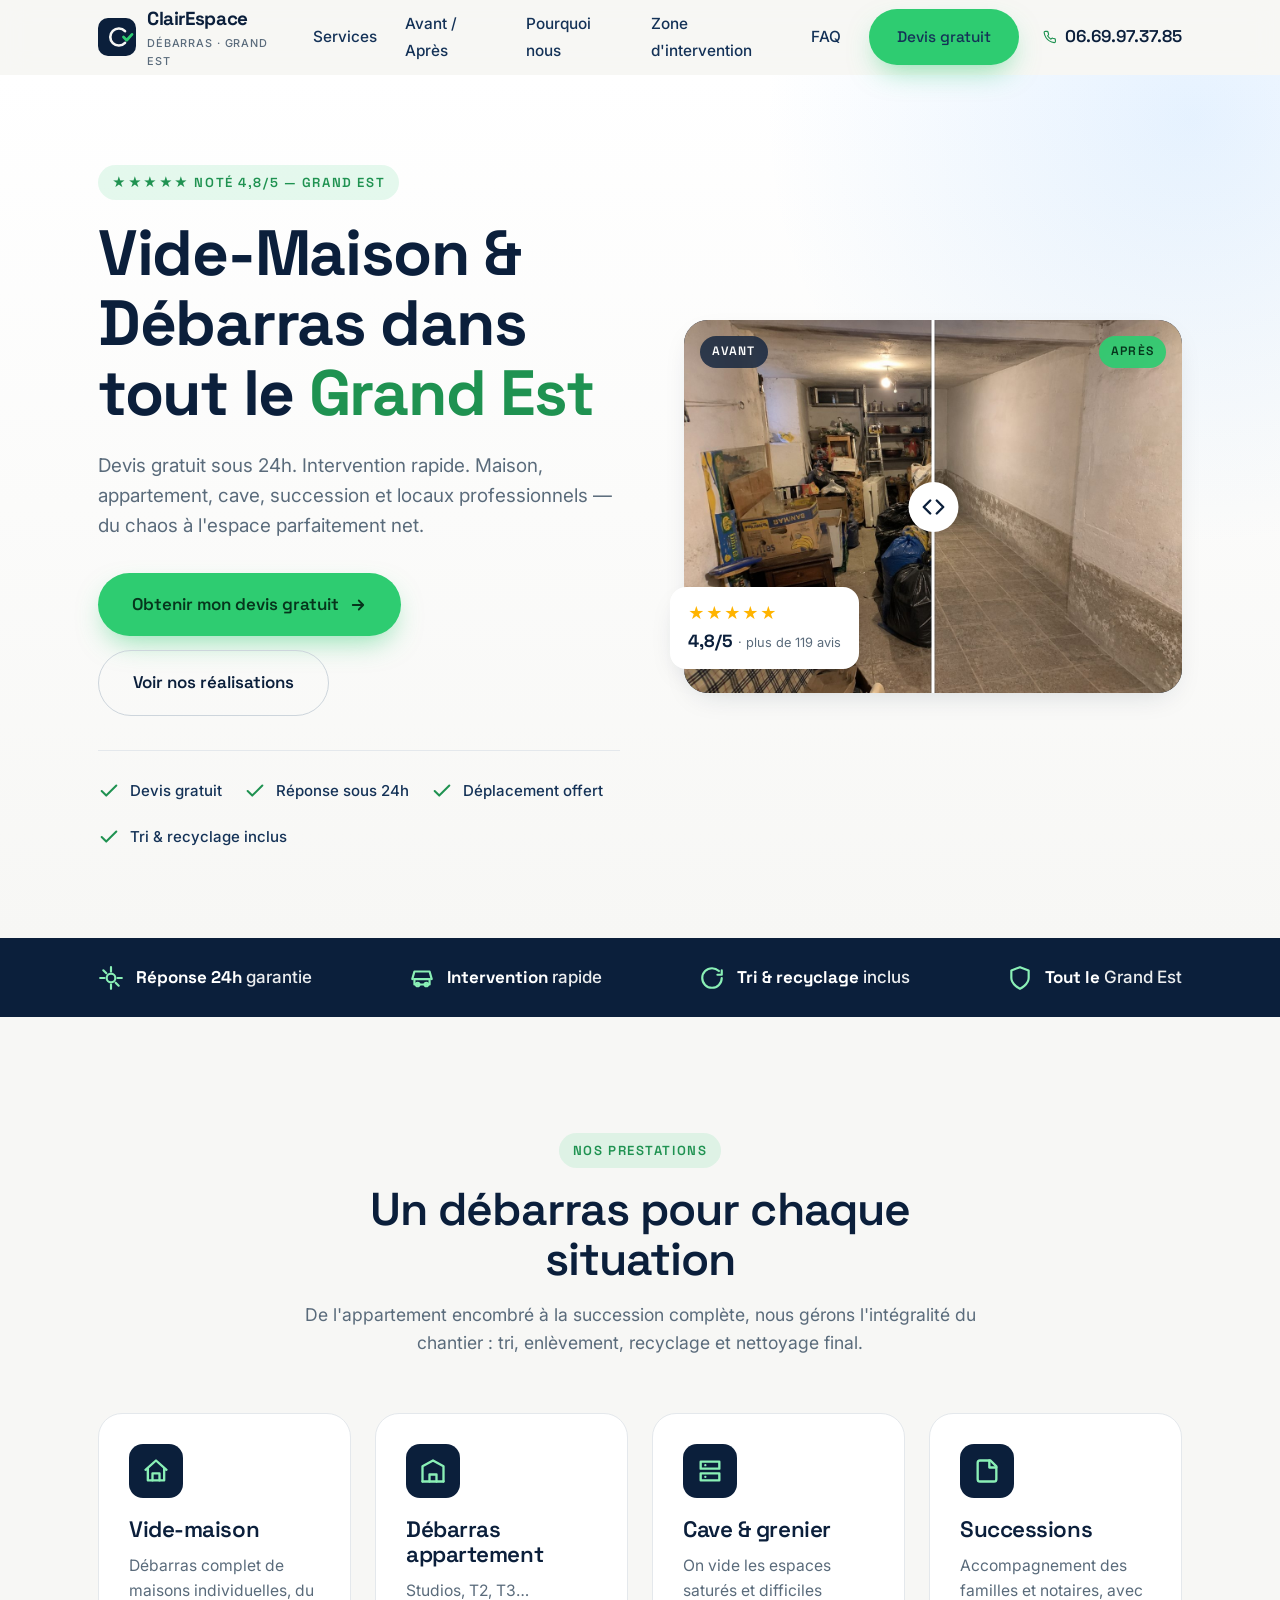
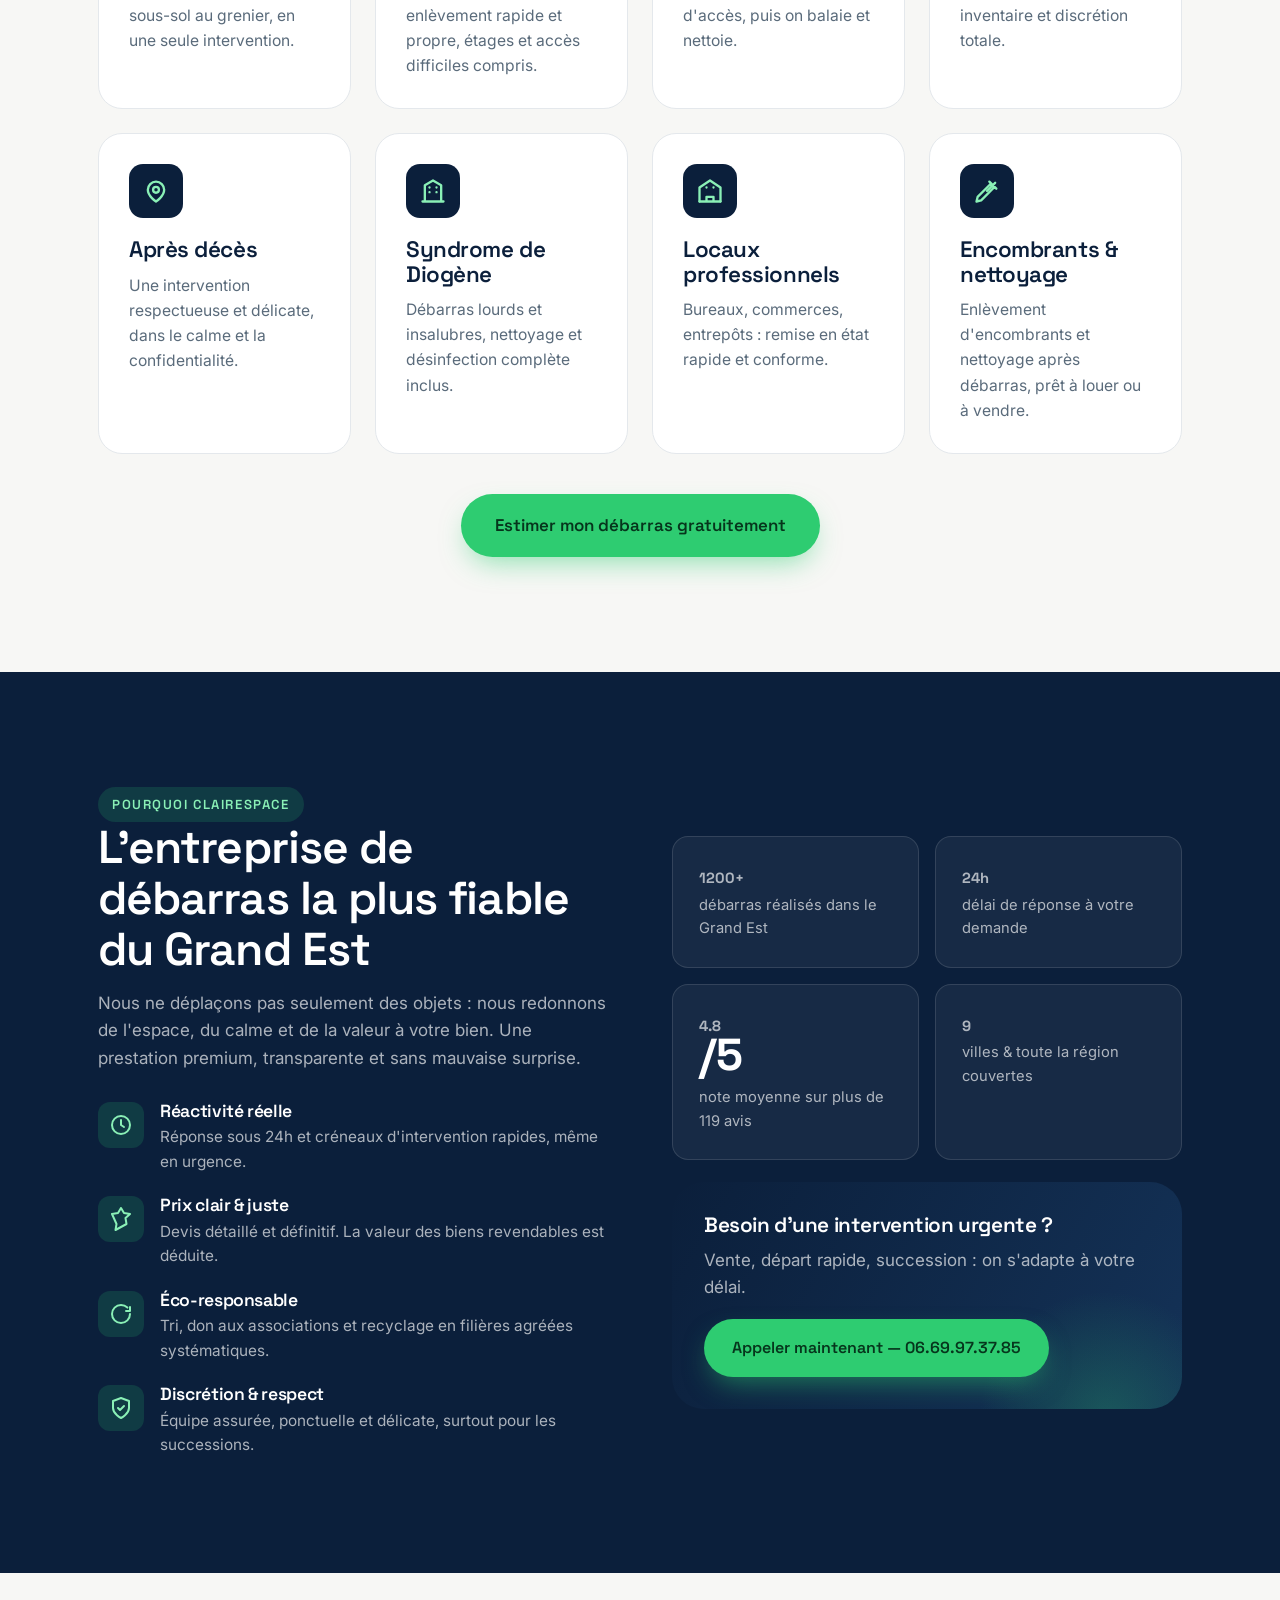
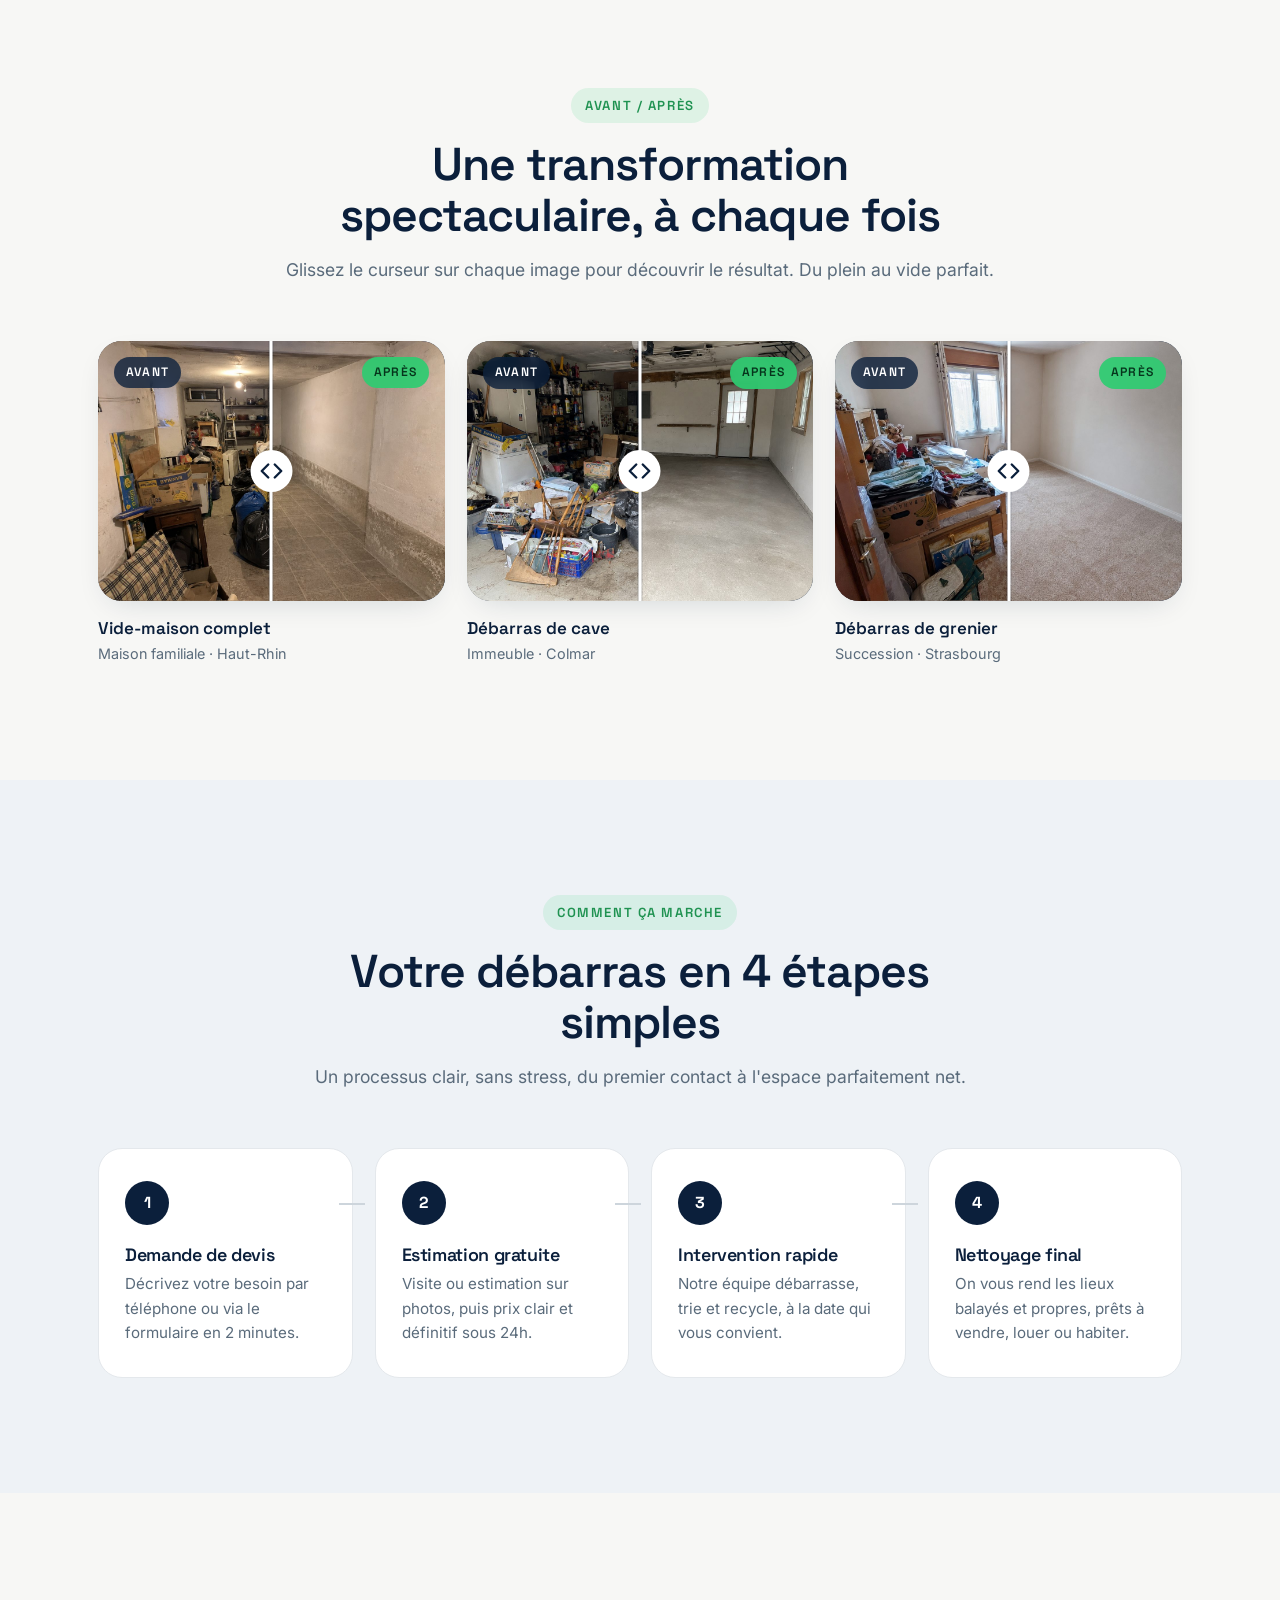
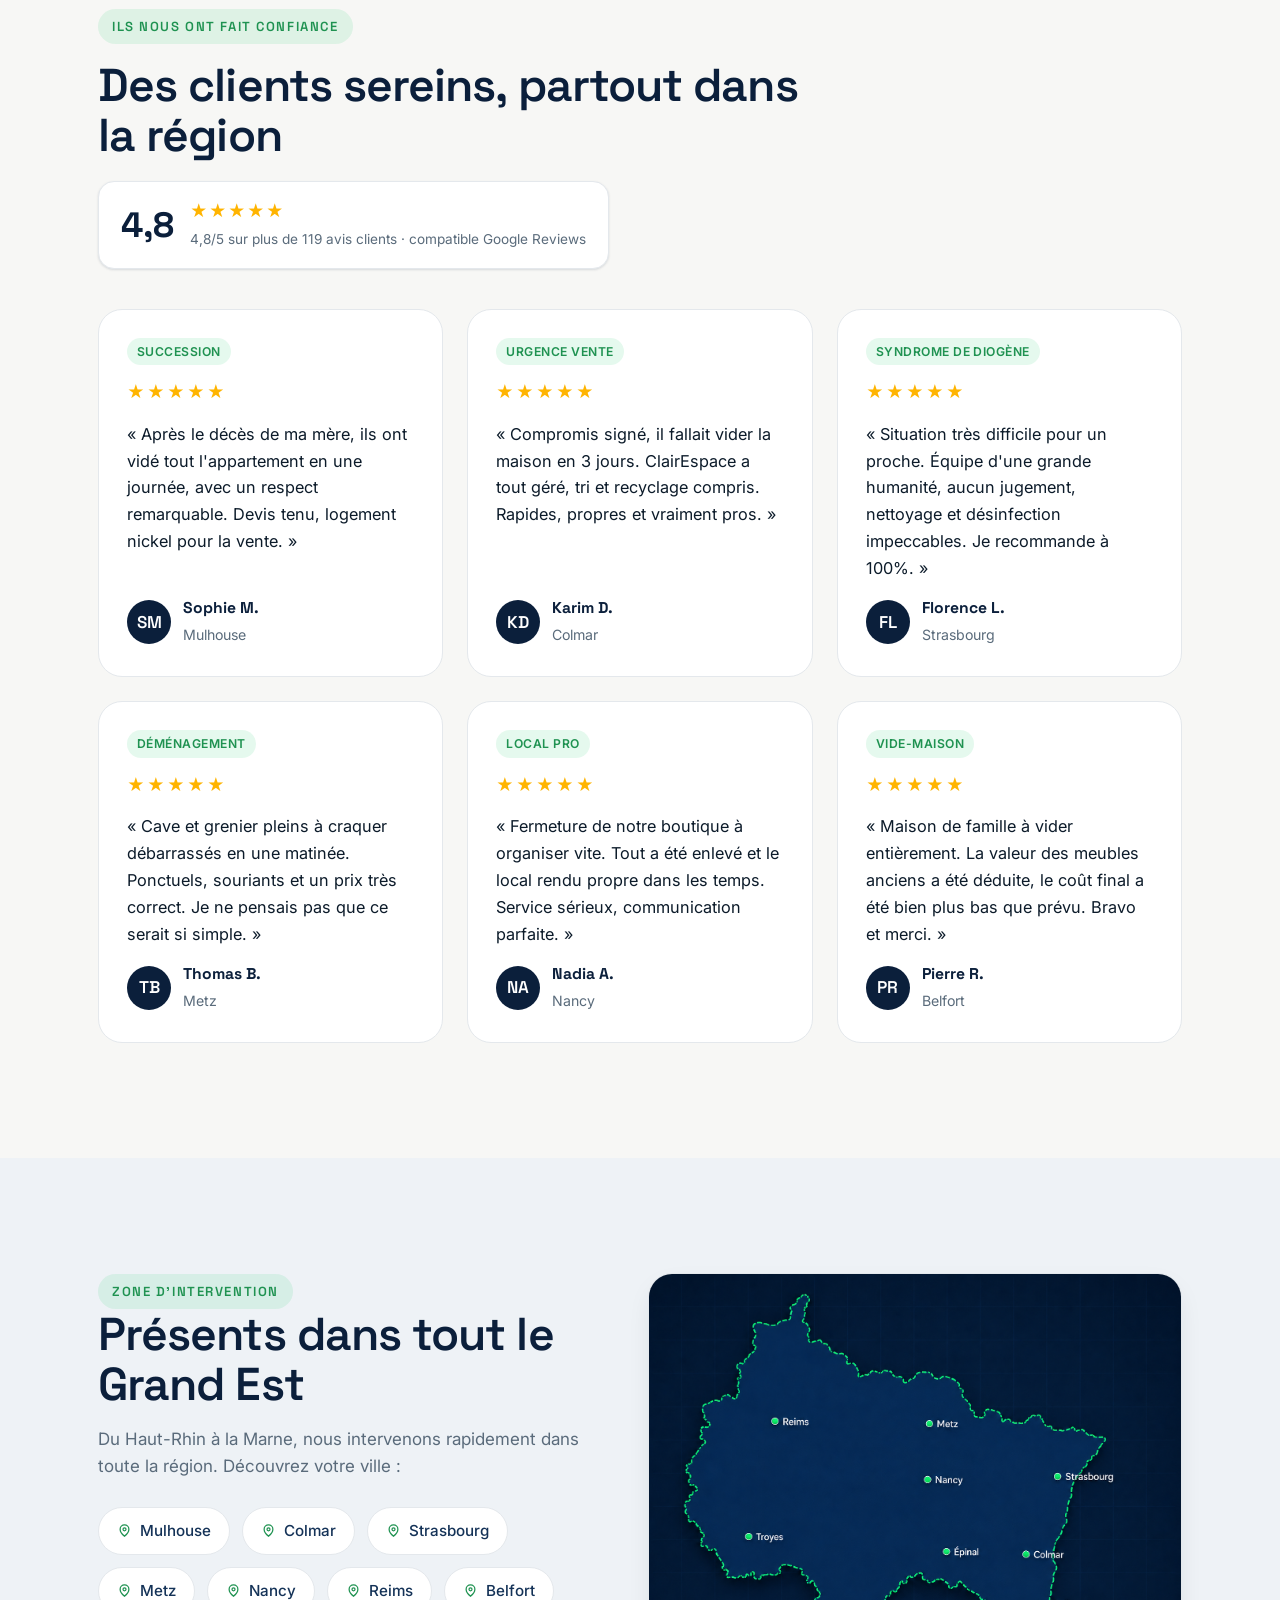
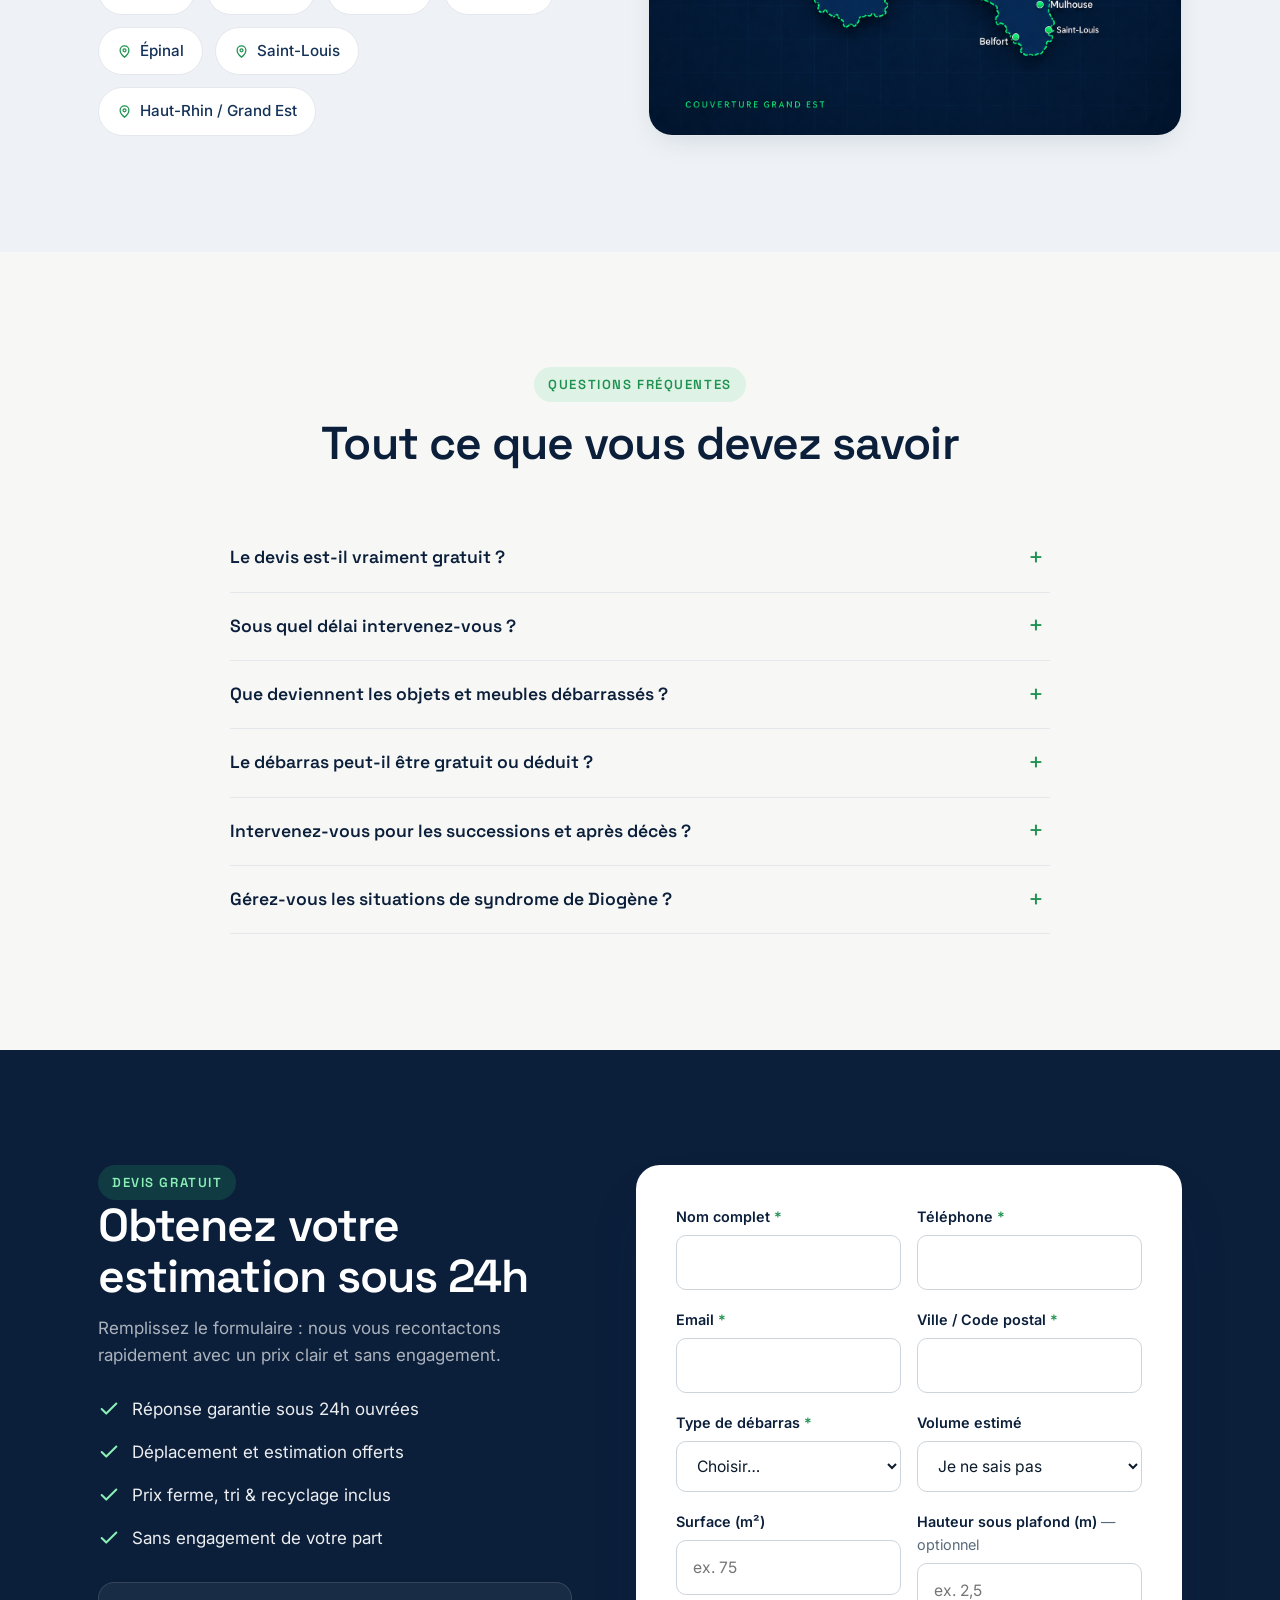
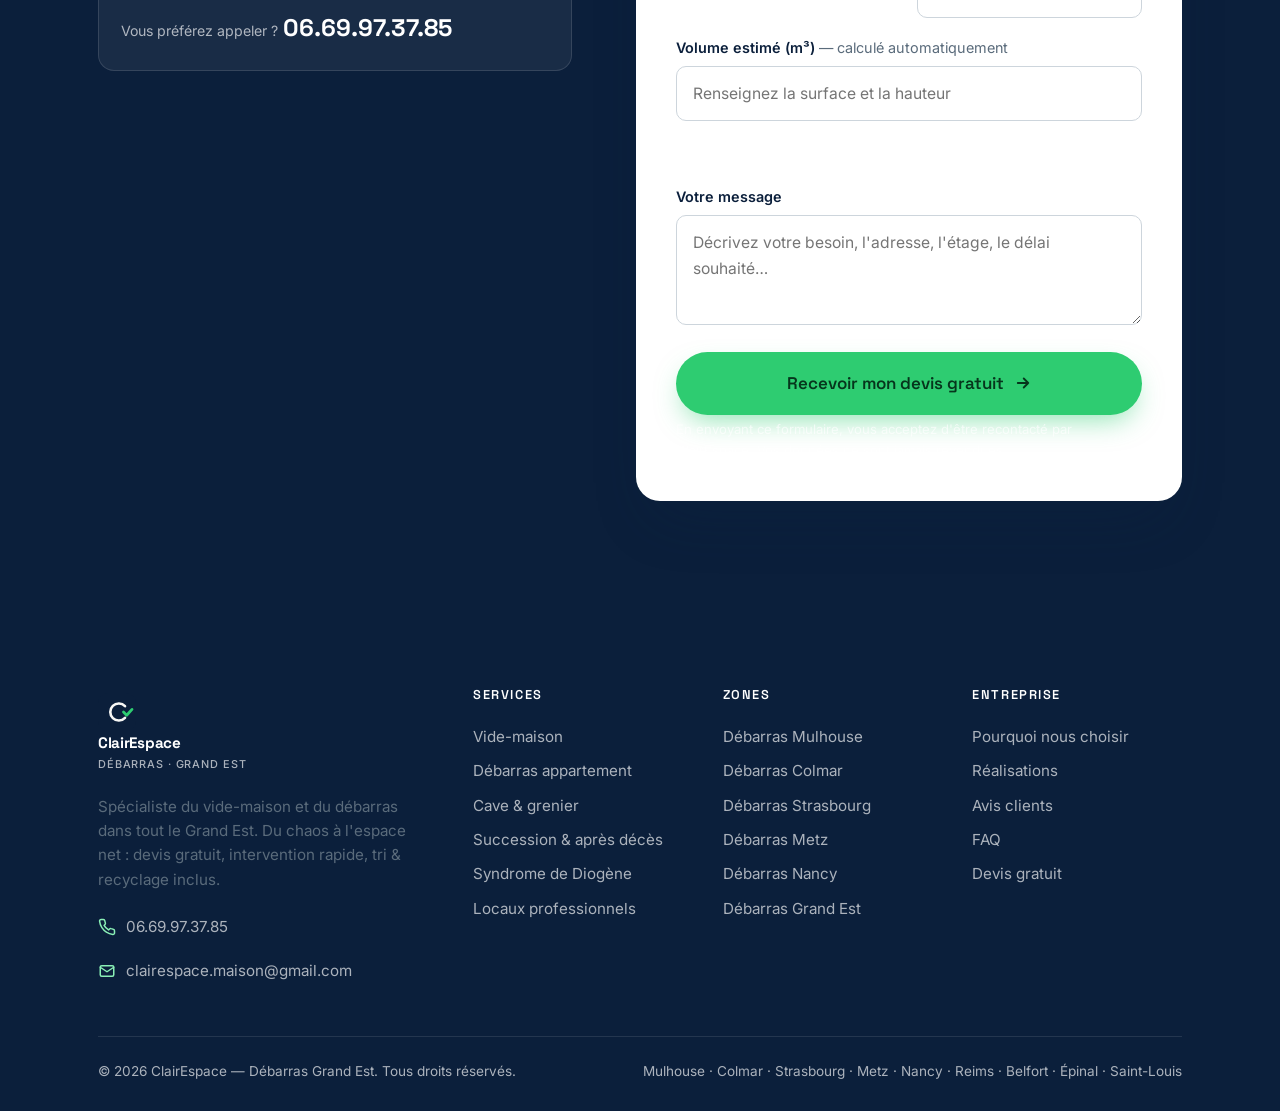
<file: index.html>
<!DOCTYPE html>
<html lang="fr">
<head>
<meta charset="utf-8">
<meta name="viewport" content="width=device-width, initial-scale=1">
<title>Vide-Maison & Débarras Grand Est | Devis Gratuit 24h — ClairEspace</title>
<meta name="description" content="ClairEspace, spécialiste du vide-maison et débarras dans tout le Grand Est : Mulhouse, Colmar, Strasbourg, Metz, Nancy. Devis gratuit sous 24h, intervention rapide, tri & recyclage inclus. Succession, après décès, cave, grenier, locaux pro.">
<meta name="robots" content="index, follow, max-image-preview:large">
<meta name="theme-color" content="#0B1F3B">
<link rel="canonical" href="https://clairespace.fr/">
<link rel="icon" type="image/svg+xml" href="img/favicon.svg">
<link rel="apple-touch-icon" href="img/favicon.svg">

<!-- Open Graph / Twitter -->
<meta property="og:type" content="website">
<meta property="og:locale" content="fr_FR">
<meta property="og:site_name" content="ClairEspace — Débarras Grand Est">
<meta property="og:title" content="Vide-Maison & Débarras Grand Est | Devis Gratuit sous 24h">
<meta property="og:description" content="Spécialiste du vide-maison et débarras dans tout le Grand Est. Devis gratuit sous 24h, intervention rapide, tri & recyclage inclus.">
<meta property="og:url" content="https://clairespace.fr/">
<meta property="og:image" content="https://clairespace.fr/img/og-cover.jpg">
<meta name="twitter:card" content="summary_large_image">
<meta name="twitter:title" content="Vide-Maison & Débarras Grand Est | ClairEspace">
<meta name="twitter:description" content="Devis gratuit sous 24h, intervention rapide, tri & recyclage inclus. Couverture Grand Est.">
<meta name="twitter:image" content="https://clairespace.fr/img/og-cover.jpg">

<!-- Fonts -->
<link rel="preconnect" href="https://fonts.googleapis.com">
<link rel="preconnect" href="https://fonts.gstatic.com" crossorigin>
<link rel="stylesheet" href="https://fonts.googleapis.com/css2?family=Inter:wght@400;500;600;700&family=Space+Grotesk:wght@500;600;700&display=swap">
<link rel="stylesheet" href="css/styles.css">

<!-- Schema.org : LocalBusiness -->
<script type="application/ld+json">
{
  "@context": "https://schema.org",
  "@type": "HomeAndConstructionBusiness",
  "@id": "https://clairespace.fr/#business",
  "name": "ClairEspace — Débarras Grand Est",
  "image": "https://clairespace.fr/img/og-cover.jpg",
  "url": "https://clairespace.fr/",
  "telephone": "+33669973785",
  "email": "clairespace.maison@gmail.com",
  "priceRange": "€€",
  "description": "Entreprise de vide-maison et débarras dans tout le Grand Est : maison, appartement, cave, grenier, succession, après décès, syndrome de Diogène, locaux professionnels. Devis gratuit sous 24h.",
  "address": { "@type": "PostalAddress", "addressLocality": "Mulhouse", "postalCode": "68100", "addressRegion": "Grand Est", "addressCountry": "FR" },
  "geo": { "@type": "GeoCoordinates", "latitude": 47.7508, "longitude": 7.3359 },
  "areaServed": ["Mulhouse","Colmar","Strasbourg","Metz","Nancy","Reims","Belfort","Épinal","Saint-Louis","Grand Est","Haut-Rhin"],
  "openingHoursSpecification": [{ "@type": "OpeningHoursSpecification", "dayOfWeek": ["Monday","Tuesday","Wednesday","Thursday","Friday","Saturday"], "opens": "08:00", "closes": "19:00" }],
  "aggregateRating": { "@type": "AggregateRating", "ratingValue": "4.8", "reviewCount": "119", "bestRating": "5" },
  "makesOffer": [
    {"@type":"Offer","itemOffered":{"@type":"Service","name":"Vide-maison"}},
    {"@type":"Offer","itemOffered":{"@type":"Service","name":"Débarras d'appartement"}},
    {"@type":"Offer","itemOffered":{"@type":"Service","name":"Débarras cave et grenier"}},
    {"@type":"Offer","itemOffered":{"@type":"Service","name":"Débarras de succession"}},
    {"@type":"Offer","itemOffered":{"@type":"Service","name":"Débarras après décès"}},
    {"@type":"Offer","itemOffered":{"@type":"Service","name":"Débarras syndrome de Diogène"}},
    {"@type":"Offer","itemOffered":{"@type":"Service","name":"Débarras de locaux professionnels"}},
    {"@type":"Offer","itemOffered":{"@type":"Service","name":"Nettoyage après débarras"}}
  ]
}
</script>
<!-- Schema.org : FAQPage -->
<script type="application/ld+json">
{
  "@context": "https://schema.org",
  "@type": "FAQPage",
  "mainEntity": [
    {"@type":"Question","name":"Le devis est-il vraiment gratuit ?","acceptedAnswer":{"@type":"Answer","text":"Oui, l'estimation et le déplacement pour évaluer le volume à débarrasser sont 100% gratuits et sans engagement. Vous recevez un prix clair et définitif avant toute intervention."}},
    {"@type":"Question","name":"Sous quel délai intervenez-vous ?","acceptedAnswer":{"@type":"Answer","text":"Nous répondons à toute demande sous 24h et pouvons intervenir en quelques jours. En cas d'urgence (succession, vente, départ rapide), une intervention express est possible."}},
    {"@type":"Question","name":"Que deviennent les objets et meubles débarrassés ?","acceptedAnswer":{"@type":"Answer","text":"Nous trions systématiquement : les objets réutilisables sont donnés ou revalorisés, le reste est acheminé vers les filières de recyclage agréées. Une démarche éco-responsable incluse dans nos prestations."}},
    {"@type":"Question","name":"Le débarras peut-il être gratuit ou déduit ?","acceptedAnswer":{"@type":"Answer","text":"Lorsque le logement contient des biens de valeur (mobilier, brocante, métaux), leur valeur peut être déduite du prix du débarras, voire le rendre gratuit. Nous l'évaluons lors du devis."}},
    {"@type":"Question","name":"Intervenez-vous pour les successions et après décès ?","acceptedAnswer":{"@type":"Answer","text":"Oui. Nous accompagnons familles et notaires pour les débarras de succession et après décès, avec discrétion, respect et rapidité, partout dans le Grand Est."}},
    {"@type":"Question","name":"Gérez-vous les situations de syndrome de Diogène ?","acceptedAnswer":{"@type":"Answer","text":"Oui, nous sommes équipés pour les débarras lourds et insalubres (syndrome de Diogène) avec nettoyage et désinfection complète, en toute confidentialité."}}
  ]
}
</script>
</head>
<body>

<!-- ===================== HEADER ===================== -->
<header class="site-header">
  <div class="container">
    <nav class="nav" aria-label="Navigation principale">
      <a class="brand" href="index.html" aria-label="ClairEspace, accueil">
        <img class="brand__mark" src="img/logo.svg" alt="" width="38" height="38">
        <span>ClairEspace<small>Débarras · Grand Est</small></span>
      </a>
      <ul class="nav__links">
        <li><a href="#services">Services</a></li>
        <li><a href="#realisations">Avant / Après</a></li>
        <li><a href="#pourquoi">Pourquoi nous</a></li>
        <li><a href="#zone">Zone d'intervention</a></li>
        <li><a href="#faq">FAQ</a></li>
        <li><a class="btn btn--cta" href="#devis">Devis gratuit</a></li>
      </ul>
      <div class="nav__cta">
        <a class="nav__phone" href="tel:+33669973785">
          <svg viewBox="0 0 24 24" fill="none" stroke="currentColor" stroke-width="2" stroke-linecap="round" stroke-linejoin="round"><path d="M22 16.9v3a2 2 0 0 1-2.2 2 19.8 19.8 0 0 1-8.6-3 19.5 19.5 0 0 1-6-6 19.8 19.8 0 0 1-3.1-8.7A2 2 0 0 1 4.1 2h3a2 2 0 0 1 2 1.7c.1 1 .4 1.9.7 2.8a2 2 0 0 1-.5 2.1L8.1 9.9a16 16 0 0 0 6 6l1.3-1.3a2 2 0 0 1 2.1-.4c.9.3 1.8.5 2.8.7a2 2 0 0 1 1.7 2z"/></svg>
          06.69.97.37.85
        </a>
        <button class="nav__toggle" aria-label="Ouvrir le menu" aria-expanded="false"><span></span></button>
      </div>
    </nav>
  </div>
</header>

<main>

<!-- ===================== HERO ===================== -->
<section class="hero">
  <div class="container">
    <div class="hero__inner">
      <div class="hero__copy">
        <span class="eyebrow reveal">★★★★★ Noté 4,8/5 — Grand Est</span>
        <h1 class="reveal" data-delay="1">Vide-Maison & Débarras dans tout le <span class="accent">Grand Est</span></h1>
        <p class="hero__sub reveal" data-delay="2">Devis gratuit sous 24h. Intervention rapide. Maison, appartement, cave, succession et locaux professionnels — du chaos à l'espace parfaitement net.</p>
        <div class="hero__actions reveal" data-delay="2">
          <a class="btn btn--cta btn--lg" href="#devis">Obtenir mon devis gratuit
            <svg viewBox="0 0 24 24" fill="none" stroke="currentColor" stroke-width="2.4" stroke-linecap="round" stroke-linejoin="round"><path d="M5 12h14M13 6l6 6-6 6"/></svg>
          </a>
          <a class="btn btn--ghost btn--lg" href="#realisations">Voir nos réalisations</a>
        </div>
        <ul class="hero__trust reveal" data-delay="3">
          <li class="hero__trust-item"><svg viewBox="0 0 24 24" fill="none" stroke="currentColor" stroke-width="2.2" stroke-linecap="round" stroke-linejoin="round"><path d="M20 6 9 17l-5-5"/></svg> Devis gratuit</li>
          <li class="hero__trust-item"><svg viewBox="0 0 24 24" fill="none" stroke="currentColor" stroke-width="2.2" stroke-linecap="round" stroke-linejoin="round"><path d="M20 6 9 17l-5-5"/></svg> Réponse sous 24h</li>
          <li class="hero__trust-item"><svg viewBox="0 0 24 24" fill="none" stroke="currentColor" stroke-width="2.2" stroke-linecap="round" stroke-linejoin="round"><path d="M20 6 9 17l-5-5"/></svg> Déplacement offert</li>
          <li class="hero__trust-item"><svg viewBox="0 0 24 24" fill="none" stroke="currentColor" stroke-width="2.2" stroke-linecap="round" stroke-linejoin="round"><path d="M20 6 9 17l-5-5"/></svg> Tri & recyclage inclus</li>
        </ul>
      </div>
      <div class="hero__media reveal" data-delay="2">
        <div class="ba ba--card" data-ba>
          <div class="ba__img ba__after"><img src="img/after-salon.jpg" alt="Salon vide, propre et lumineux après le passage de ClairEspace" loading="eager" width="800" height="600"></div>
          <div class="ba__img ba__before"><img src="img/before-salon.jpg" alt="Salon encombré et saturé d'objets avant débarras" loading="eager" width="800" height="600"></div>
          <span class="ba__tag ba__tag--before">Avant</span>
          <span class="ba__tag ba__tag--after">Après</span>
          <div class="ba__handle"><div class="ba__grip"><svg viewBox="0 0 24 24" fill="none" stroke="currentColor" stroke-width="2.2" stroke-linecap="round" stroke-linejoin="round"><path d="M9 6 3 12l6 6M15 6l6 6-6 6"/></svg></div></div>
          <input class="ba__range" type="range" min="0" max="100" value="50" aria-label="Glisser pour comparer avant et après le débarras">
        </div>
        <div class="hero__badge">
          <div>
            <div class="stars" aria-hidden="true">★★★★★</div>
            <b>4,8/5</b> <small>· plus de 119 avis</small>
          </div>
        </div>
      </div>
    </div>
  </div>
</section>

<!-- ===================== STRIP ===================== -->
<section class="strip" aria-label="Nos engagements">
  <div class="container">
    <div class="strip__inner">
      <div class="strip__item"><svg viewBox="0 0 24 24" fill="none" stroke="currentColor" stroke-width="2" stroke-linecap="round" stroke-linejoin="round"><path d="M12 2v4M12 18v4M4.9 4.9l2.8 2.8M16.3 16.3l2.8 2.8M2 12h4M18 12h4"/><circle cx="12" cy="12" r="4"/></svg><span><b>Réponse 24h</b> garantie</span></div>
      <div class="strip__item"><svg viewBox="0 0 24 24" fill="none" stroke="currentColor" stroke-width="2" stroke-linecap="round" stroke-linejoin="round"><path d="M3 13l2-7h14l2 7M5 13h14v5H5z"/><circle cx="8" cy="18" r="1.6"/><circle cx="16" cy="18" r="1.6"/></svg><span><b>Intervention</b> rapide</span></div>
      <div class="strip__item"><svg viewBox="0 0 24 24" fill="none" stroke="currentColor" stroke-width="2" stroke-linecap="round" stroke-linejoin="round"><path d="M21 12a9 9 0 1 1-9-9c2.5 0 4.7 1 6.4 2.6"/><path d="M21 5v4h-4"/></svg><span><b>Tri & recyclage</b> inclus</span></div>
      <div class="strip__item"><svg viewBox="0 0 24 24" fill="none" stroke="currentColor" stroke-width="2" stroke-linecap="round" stroke-linejoin="round"><path d="M12 22s8-4 8-10V5l-8-3-8 3v7c0 6 8 10 8 10z"/></svg><span><b>Tout le</b> Grand Est</span></div>
    </div>
  </div>
</section>

<!-- ===================== SERVICES ===================== -->
<section class="section" id="services">
  <div class="container">
    <div class="section-head section-head--center reveal">
      <span class="eyebrow">Nos prestations</span>
      <h2>Un débarras pour chaque situation</h2>
      <p>De l'appartement encombré à la succession complète, nous gérons l'intégralité du chantier : tri, enlèvement, recyclage et nettoyage final.</p>
    </div>
    <div class="grid grid--4">
      <article class="card reveal">
        <div class="card__icon"><svg viewBox="0 0 24 24" fill="none" stroke="currentColor" stroke-width="2" stroke-linecap="round" stroke-linejoin="round"><path d="M3 11l9-8 9 8M5 10v10h14V10"/><path d="M9 20v-6h6v6"/></svg></div>
        <h3>Vide-maison</h3>
        <p>Débarras complet de maisons individuelles, du sous-sol au grenier, en une seule intervention.</p>
      </article>
      <article class="card reveal" data-delay="1">
        <div class="card__icon"><svg viewBox="0 0 24 24" fill="none" stroke="currentColor" stroke-width="2" stroke-linecap="round" stroke-linejoin="round"><path d="M3 21V8l9-5 9 5v13"/><path d="M9 21v-6h6v6"/><path d="M3 21h18"/></svg></div>
        <h3>Débarras appartement</h3>
        <p>Studios, T2, T3… enlèvement rapide et propre, étages et accès difficiles compris.</p>
      </article>
      <article class="card reveal" data-delay="2">
        <div class="card__icon"><svg viewBox="0 0 24 24" fill="none" stroke="currentColor" stroke-width="2" stroke-linecap="round" stroke-linejoin="round"><path d="M4 4h16v6H4zM4 14h16v6H4z"/><path d="M8 7h.01M8 17h.01"/></svg></div>
        <h3>Cave & grenier</h3>
        <p>On vide les espaces saturés et difficiles d'accès, puis on balaie et nettoie.</p>
      </article>
      <article class="card reveal" data-delay="3">
        <div class="card__icon"><svg viewBox="0 0 24 24" fill="none" stroke="currentColor" stroke-width="2" stroke-linecap="round" stroke-linejoin="round"><path d="M4 19V5a2 2 0 0 1 2-2h9l5 5v11a2 2 0 0 1-2 2H6a2 2 0 0 1-2-2z"/><path d="M14 3v6h6"/></svg></div>
        <h3>Successions</h3>
        <p>Accompagnement des familles et notaires, avec inventaire et discrétion totale.</p>
      </article>
      <article class="card reveal">
        <div class="card__icon"><svg viewBox="0 0 24 24" fill="none" stroke="currentColor" stroke-width="2" stroke-linecap="round" stroke-linejoin="round"><path d="M12 21s-7-4.5-7-10a7 7 0 0 1 14 0c0 5.5-7 10-7 10z"/><circle cx="12" cy="11" r="2.5"/></svg></div>
        <h3>Après décès</h3>
        <p>Une intervention respectueuse et délicate, dans le calme et la confidentialité.</p>
      </article>
      <article class="card reveal" data-delay="1">
        <div class="card__icon"><svg viewBox="0 0 24 24" fill="none" stroke="currentColor" stroke-width="2" stroke-linecap="round" stroke-linejoin="round"><path d="M3 21h18M5 21V7l7-4 7 4v14"/><path d="M9 9h.01M9 13h.01M15 9h.01M15 13h.01"/></svg></div>
        <h3>Syndrome de Diogène</h3>
        <p>Débarras lourds et insalubres, nettoyage et désinfection complète inclus.</p>
      </article>
      <article class="card reveal" data-delay="2">
        <div class="card__icon"><svg viewBox="0 0 24 24" fill="none" stroke="currentColor" stroke-width="2" stroke-linecap="round" stroke-linejoin="round"><path d="M3 21V9l9-6 9 6v12"/><path d="M3 21h18M9 21v-4h6v4M9 9h.01M15 9h.01"/></svg></div>
        <h3>Locaux professionnels</h3>
        <p>Bureaux, commerces, entrepôts : remise en état rapide et conforme.</p>
      </article>
      <article class="card reveal" data-delay="3">
        <div class="card__icon"><svg viewBox="0 0 24 24" fill="none" stroke="currentColor" stroke-width="2" stroke-linecap="round" stroke-linejoin="round"><path d="M19 5l-7 7M14 4l6 6M3 21l4-1 11-11-3-3L4 17z"/></svg></div>
        <h3>Encombrants & nettoyage</h3>
        <p>Enlèvement d'encombrants et nettoyage après débarras, prêt à louer ou à vendre.</p>
      </article>
    </div>
    <div style="text-align:center;margin-top:40px" class="reveal">
      <a class="btn btn--cta btn--lg" href="#devis">Estimer mon débarras gratuitement</a>
    </div>
  </div>
</section>

<!-- ===================== POURQUOI NOUS ===================== -->
<section class="section section--navy" id="pourquoi">
  <div class="container">
    <div class="split">
      <div class="reveal">
        <span class="eyebrow">Pourquoi ClairEspace</span>
        <h2>L'entreprise de débarras la plus fiable du Grand Est</h2>
        <p style="margin-top:16px">Nous ne déplaçons pas seulement des objets : nous redonnons de l'espace, du calme et de la valeur à votre bien. Une prestation premium, transparente et sans mauvaise surprise.</p>
        <div class="feature-list">
          <div class="feature">
            <div class="feature__ic"><svg viewBox="0 0 24 24" fill="none" stroke="currentColor" stroke-width="2" stroke-linecap="round" stroke-linejoin="round"><circle cx="12" cy="12" r="9"/><path d="M12 7v5l3 2"/></svg></div>
            <div><h3>Réactivité réelle</h3><p>Réponse sous 24h et créneaux d'intervention rapides, même en urgence.</p></div>
          </div>
          <div class="feature">
            <div class="feature__ic"><svg viewBox="0 0 24 24" fill="none" stroke="currentColor" stroke-width="2" stroke-linecap="round" stroke-linejoin="round"><path d="M12 1l3 5 6 1-4.5 4 1 6L12 20l-5.5 3 1-6L3 7l6-1z"/></svg></div>
            <div><h3>Prix clair & juste</h3><p>Devis détaillé et définitif. La valeur des biens revendables est déduite.</p></div>
          </div>
          <div class="feature">
            <div class="feature__ic"><svg viewBox="0 0 24 24" fill="none" stroke="currentColor" stroke-width="2" stroke-linecap="round" stroke-linejoin="round"><path d="M21 12a9 9 0 1 1-9-9c2.5 0 4.7 1 6.4 2.6M21 5v4h-4"/></svg></div>
            <div><h3>Éco-responsable</h3><p>Tri, don aux associations et recyclage en filières agréées systématiques.</p></div>
          </div>
          <div class="feature">
            <div class="feature__ic"><svg viewBox="0 0 24 24" fill="none" stroke="currentColor" stroke-width="2" stroke-linecap="round" stroke-linejoin="round"><path d="M12 22s8-4 8-10V5l-8-3-8 3v7c0 6 8 10 8 10z"/><path d="M9 12l2 2 4-4"/></svg></div>
            <div><h3>Discrétion & respect</h3><p>Équipe assurée, ponctuelle et délicate, surtout pour les successions.</p></div>
          </div>
        </div>
      </div>
      <div class="reveal" data-delay="1">
        <div class="stat-cluster">
          <div class="stat"><b><span data-count="1200" data-suffix="+">0</span></b><span>débarras réalisés dans le Grand Est</span></div>
          <div class="stat"><b><span data-count="24" data-suffix="h">0</span></b><span>délai de réponse à votre demande</span></div>
          <div class="stat"><b><span data-count="4.8">0</span>/5</b><span>note moyenne sur plus de 119 avis</span></div>
          <div class="stat"><b><span data-count="9">0</span></b><span>villes & toute la région couvertes</span></div>
        </div>
        <div class="cta-band" style="margin-top:22px;padding:32px;text-align:left">
          <h3 style="color:#fff;font-size:1.3rem">Besoin d'une intervention urgente ?</h3>
          <p style="margin:10px 0 18px">Vente, départ rapide, succession : on s'adapte à votre délai.</p>
          <a class="btn btn--cta" href="tel:+33669973785">Appeler maintenant — 06.69.97.37.85</a>
        </div>
      </div>
    </div>
  </div>
</section>

<!-- ===================== REALISATIONS (galerie avant/après) ===================== -->
<section class="section" id="realisations">
  <div class="container">
    <div class="section-head section-head--center reveal">
      <span class="eyebrow">Avant / Après</span>
      <h2>Une transformation spectaculaire, à chaque fois</h2>
      <p>Glissez le curseur sur chaque image pour découvrir le résultat. Du plein au vide parfait.</p>
    </div>
    <div class="gallery">
      <figure class="reveal">
        <div class="ba ba--card" data-ba>
          <div class="ba__img ba__after"><img src="img/after-salon.jpg" alt="Salon net et lumineux après débarras à Mulhouse" loading="lazy" width="800" height="600"></div>
          <div class="ba__img ba__before"><img src="img/before-salon.jpg" alt="Salon encombré avant débarras" loading="lazy" width="800" height="600"></div>
          <span class="ba__tag ba__tag--before">Avant</span><span class="ba__tag ba__tag--after">Après</span>
          <div class="ba__handle"><div class="ba__grip"><svg viewBox="0 0 24 24" fill="none" stroke="currentColor" stroke-width="2.2" stroke-linecap="round" stroke-linejoin="round"><path d="M9 6 3 12l6 6M15 6l6 6-6 6"/></svg></div></div>
          <input class="ba__range" type="range" min="0" max="100" value="50" aria-label="Comparer avant et après — salon">
        </div>
        <figcaption>Vide-maison complet<span>Maison familiale · Haut-Rhin</span></figcaption>
      </figure>
      <figure class="reveal" data-delay="1">
        <div class="ba ba--card" data-ba>
          <div class="ba__img ba__after"><img src="img/after-cave.jpg" alt="Cave vidée et nettoyée après débarras" loading="lazy" width="800" height="600"></div>
          <div class="ba__img ba__before"><img src="img/before-cave.jpg" alt="Cave saturée avant débarras" loading="lazy" width="800" height="600"></div>
          <span class="ba__tag ba__tag--before">Avant</span><span class="ba__tag ba__tag--after">Après</span>
          <div class="ba__handle"><div class="ba__grip"><svg viewBox="0 0 24 24" fill="none" stroke="currentColor" stroke-width="2.2" stroke-linecap="round" stroke-linejoin="round"><path d="M9 6 3 12l6 6M15 6l6 6-6 6"/></svg></div></div>
          <input class="ba__range" type="range" min="0" max="100" value="50" aria-label="Comparer avant et après — cave">
        </div>
        <figcaption>Débarras de cave<span>Immeuble · Colmar</span></figcaption>
      </figure>
      <figure class="reveal" data-delay="2">
        <div class="ba ba--card" data-ba>
          <div class="ba__img ba__after"><img src="img/after-grenier.jpg" alt="Grenier vidé et lumineux après débarras" loading="lazy" width="800" height="600"></div>
          <div class="ba__img ba__before"><img src="img/before-grenier.jpg" alt="Grenier encombré avant débarras" loading="lazy" width="800" height="600"></div>
          <span class="ba__tag ba__tag--before">Avant</span><span class="ba__tag ba__tag--after">Après</span>
          <div class="ba__handle"><div class="ba__grip"><svg viewBox="0 0 24 24" fill="none" stroke="currentColor" stroke-width="2.2" stroke-linecap="round" stroke-linejoin="round"><path d="M9 6 3 12l6 6M15 6l6 6-6 6"/></svg></div></div>
          <input class="ba__range" type="range" min="0" max="100" value="50" aria-label="Comparer avant et après — grenier">
        </div>
        <figcaption>Débarras de grenier<span>Succession · Strasbourg</span></figcaption>
      </figure>
    </div>
  </div>
</section>

<!-- ===================== PROCESSUS ===================== -->
<section class="section section--tint" id="processus">
  <div class="container">
    <div class="section-head section-head--center reveal">
      <span class="eyebrow">Comment ça marche</span>
      <h2>Votre débarras en 4 étapes simples</h2>
      <p>Un processus clair, sans stress, du premier contact à l'espace parfaitement net.</p>
    </div>
    <div class="steps">
      <div class="step reveal"><div class="step__num">1</div><h3>Demande de devis</h3><p>Décrivez votre besoin par téléphone ou via le formulaire en 2 minutes.</p></div>
      <div class="step reveal" data-delay="1"><div class="step__num">2</div><h3>Estimation gratuite</h3><p>Visite ou estimation sur photos, puis prix clair et définitif sous 24h.</p></div>
      <div class="step reveal" data-delay="2"><div class="step__num">3</div><h3>Intervention rapide</h3><p>Notre équipe débarrasse, trie et recycle, à la date qui vous convient.</p></div>
      <div class="step reveal" data-delay="3"><div class="step__num">4</div><h3>Nettoyage final</h3><p>On vous rend les lieux balayés et propres, prêts à vendre, louer ou habiter.</p></div>
    </div>
  </div>
</section>

<!-- ===================== TEMOIGNAGES ===================== -->
<section class="section" id="avis">
  <div class="container">
    <div class="reviews-head reveal">
      <div class="section-head" style="margin-bottom:0">
        <span class="eyebrow">Ils nous ont fait confiance</span>
        <h2>Des clients sereins, partout dans la région</h2>
      </div>
      <div class="rating-badge">
        <div class="score">4,8</div>
        <div>
          <div class="stars" aria-hidden="true">★★★★★</div>
          <small>4,8/5 sur plus de 119 avis clients · compatible Google Reviews</small>
        </div>
      </div>
    </div>
    <div class="grid grid--3">
      <article class="review reveal">
        <span class="review__tag">Succession</span>
        <div class="stars" aria-hidden="true">★★★★★</div>
        <p>« Après le décès de ma mère, ils ont vidé tout l'appartement en une journée, avec un respect remarquable. Devis tenu, logement nickel pour la vente. »</p>
        <div class="review__who"><div class="review__avatar">SM</div><div><b>Sophie M.</b><small>Mulhouse</small></div></div>
      </article>
      <article class="review reveal" data-delay="1">
        <span class="review__tag">Urgence vente</span>
        <div class="stars" aria-hidden="true">★★★★★</div>
        <p>« Compromis signé, il fallait vider la maison en 3 jours. ClairEspace a tout géré, tri et recyclage compris. Rapides, propres et vraiment pros. »</p>
        <div class="review__who"><div class="review__avatar">KD</div><div><b>Karim D.</b><small>Colmar</small></div></div>
      </article>
      <article class="review reveal" data-delay="2">
        <span class="review__tag">Syndrome de Diogène</span>
        <div class="stars" aria-hidden="true">★★★★★</div>
        <p>« Situation très difficile pour un proche. Équipe d'une grande humanité, aucun jugement, nettoyage et désinfection impeccables. Je recommande à 100%. »</p>
        <div class="review__who"><div class="review__avatar">FL</div><div><b>Florence L.</b><small>Strasbourg</small></div></div>
      </article>
      <article class="review reveal">
        <span class="review__tag">Déménagement</span>
        <div class="stars" aria-hidden="true">★★★★★</div>
        <p>« Cave et grenier pleins à craquer débarrassés en une matinée. Ponctuels, souriants et un prix très correct. Je ne pensais pas que ce serait si simple. »</p>
        <div class="review__who"><div class="review__avatar">TB</div><div><b>Thomas B.</b><small>Metz</small></div></div>
      </article>
      <article class="review reveal" data-delay="1">
        <span class="review__tag">Local pro</span>
        <div class="stars" aria-hidden="true">★★★★★</div>
        <p>« Fermeture de notre boutique à organiser vite. Tout a été enlevé et le local rendu propre dans les temps. Service sérieux, communication parfaite. »</p>
        <div class="review__who"><div class="review__avatar">NA</div><div><b>Nadia A.</b><small>Nancy</small></div></div>
      </article>
      <article class="review reveal" data-delay="2">
        <span class="review__tag">Vide-maison</span>
        <div class="stars" aria-hidden="true">★★★★★</div>
        <p>« Maison de famille à vider entièrement. La valeur des meubles anciens a été déduite, le coût final a été bien plus bas que prévu. Bravo et merci. »</p>
        <div class="review__who"><div class="review__avatar">PR</div><div><b>Pierre R.</b><small>Belfort</small></div></div>
      </article>
    </div>
  </div>
</section>

<!-- ===================== ZONE D'INTERVENTION ===================== -->
<section class="section section--tint" id="zone">
  <div class="container">
    <div class="zone">
      <div class="reveal">
        <span class="eyebrow">Zone d'intervention</span>
        <h2>Présents dans tout le Grand Est</h2>
        <p style="margin-top:16px">Du Haut-Rhin à la Marne, nous intervenons rapidement dans toute la région. Découvrez votre ville :</p>
        <div class="cities">
          <a class="city-chip" href="debarras-mulhouse.html"><svg viewBox="0 0 24 24" fill="none" stroke="currentColor" stroke-width="2"><path d="M12 21s7-5.2 7-11a7 7 0 1 0-14 0c0 5.8 7 11 7 11z"/><circle cx="12" cy="10" r="2.4"/></svg>Mulhouse</a>
          <a class="city-chip" href="debarras-colmar.html"><svg viewBox="0 0 24 24" fill="none" stroke="currentColor" stroke-width="2"><path d="M12 21s7-5.2 7-11a7 7 0 1 0-14 0c0 5.8 7 11 7 11z"/><circle cx="12" cy="10" r="2.4"/></svg>Colmar</a>
          <a class="city-chip" href="debarras-strasbourg.html"><svg viewBox="0 0 24 24" fill="none" stroke="currentColor" stroke-width="2"><path d="M12 21s7-5.2 7-11a7 7 0 1 0-14 0c0 5.8 7 11 7 11z"/><circle cx="12" cy="10" r="2.4"/></svg>Strasbourg</a>
          <a class="city-chip" href="debarras-metz.html"><svg viewBox="0 0 24 24" fill="none" stroke="currentColor" stroke-width="2"><path d="M12 21s7-5.2 7-11a7 7 0 1 0-14 0c0 5.8 7 11 7 11z"/><circle cx="12" cy="10" r="2.4"/></svg>Metz</a>
          <a class="city-chip" href="debarras-nancy.html"><svg viewBox="0 0 24 24" fill="none" stroke="currentColor" stroke-width="2"><path d="M12 21s7-5.2 7-11a7 7 0 1 0-14 0c0 5.8 7 11 7 11z"/><circle cx="12" cy="10" r="2.4"/></svg>Nancy</a>
          <a class="city-chip" href="debarras-reims.html"><svg viewBox="0 0 24 24" fill="none" stroke="currentColor" stroke-width="2"><path d="M12 21s7-5.2 7-11a7 7 0 1 0-14 0c0 5.8 7 11 7 11z"/><circle cx="12" cy="10" r="2.4"/></svg>Reims</a>
          <a class="city-chip" href="debarras-belfort.html"><svg viewBox="0 0 24 24" fill="none" stroke="currentColor" stroke-width="2"><path d="M12 21s7-5.2 7-11a7 7 0 1 0-14 0c0 5.8 7 11 7 11z"/><circle cx="12" cy="10" r="2.4"/></svg>Belfort</a>
          <a class="city-chip" href="debarras-epinal.html"><svg viewBox="0 0 24 24" fill="none" stroke="currentColor" stroke-width="2"><path d="M12 21s7-5.2 7-11a7 7 0 1 0-14 0c0 5.8 7 11 7 11z"/><circle cx="12" cy="10" r="2.4"/></svg>Épinal</a>
          <a class="city-chip" href="debarras-saint-louis.html"><svg viewBox="0 0 24 24" fill="none" stroke="currentColor" stroke-width="2"><path d="M12 21s7-5.2 7-11a7 7 0 1 0-14 0c0 5.8 7 11 7 11z"/><circle cx="12" cy="10" r="2.4"/></svg>Saint-Louis</a>
          <a class="city-chip" href="debarras-grand-est.html"><svg viewBox="0 0 24 24" fill="none" stroke="currentColor" stroke-width="2"><path d="M12 21s7-5.2 7-11a7 7 0 1 0-14 0c0 5.8 7 11 7 11z"/><circle cx="12" cy="10" r="2.4"/></svg>Haut-Rhin / Grand Est</a>
        </div>
      </div>
      <div class="zone__map reveal" data-delay="1">
        <img class="ge-map" src="img/carte-grand-est.png" alt="Carte de la zone d'intervention ClairEspace dans le Grand Est : Reims, Metz, Nancy, Strasbourg, Épinal, Colmar, Mulhouse, Belfort, Saint-Louis" loading="lazy" width="1347" height="1167">
      </div>
    </div>
  </div>
</section>

<!-- ===================== FAQ ===================== -->
<section class="section" id="faq">
  <div class="container">
    <div class="section-head section-head--center reveal">
      <span class="eyebrow">Questions fréquentes</span>
      <h2>Tout ce que vous devez savoir</h2>
    </div>
    <div class="faq reveal">
      <div class="faq__item">
        <h3 style="margin:0"><button class="faq__q" aria-expanded="false">Le devis est-il vraiment gratuit ?</button></h3>
        <div class="faq__a"><div class="faq__a-inner">Oui. L'estimation et le déplacement pour évaluer le volume sont 100% gratuits et sans engagement. Vous recevez un prix clair et définitif avant toute intervention.</div></div>
      </div>
      <div class="faq__item">
        <h3 style="margin:0"><button class="faq__q" aria-expanded="false">Sous quel délai intervenez-vous ?</button></h3>
        <div class="faq__a"><div class="faq__a-inner">Nous répondons à toute demande sous 24h et intervenons en quelques jours. En cas d'urgence (succession, vente, départ rapide), une intervention express est possible.</div></div>
      </div>
      <div class="faq__item">
        <h3 style="margin:0"><button class="faq__q" aria-expanded="false">Que deviennent les objets et meubles débarrassés ?</button></h3>
        <div class="faq__a"><div class="faq__a-inner">Nous trions systématiquement : les objets réutilisables sont donnés ou revalorisés, le reste part vers les filières de recyclage agréées. Une démarche éco-responsable incluse.</div></div>
      </div>
      <div class="faq__item">
        <h3 style="margin:0"><button class="faq__q" aria-expanded="false">Le débarras peut-il être gratuit ou déduit ?</button></h3>
        <div class="faq__a"><div class="faq__a-inner">Lorsque le logement contient des biens de valeur (mobilier, brocante, métaux), leur valeur peut être déduite du prix, voire le rendre gratuit. Nous l'évaluons lors du devis.</div></div>
      </div>
      <div class="faq__item">
        <h3 style="margin:0"><button class="faq__q" aria-expanded="false">Intervenez-vous pour les successions et après décès ?</button></h3>
        <div class="faq__a"><div class="faq__a-inner">Oui. Nous accompagnons familles et notaires pour les débarras de succession et après décès, avec discrétion, respect et rapidité, partout dans le Grand Est.</div></div>
      </div>
      <div class="faq__item">
        <h3 style="margin:0"><button class="faq__q" aria-expanded="false">Gérez-vous les situations de syndrome de Diogène ?</button></h3>
        <div class="faq__a"><div class="faq__a-inner">Oui, nous sommes équipés pour les débarras lourds et insalubres avec nettoyage et désinfection complète, en toute confidentialité.</div></div>
      </div>
    </div>
  </div>
</section>

<!-- ===================== DEVIS ===================== -->
<section class="section section--navy" id="devis">
  <div class="container">
    <div class="devis">
      <div class="devis__aside reveal">
        <span class="eyebrow">Devis gratuit</span>
        <h2>Obtenez votre estimation sous 24h</h2>
        <p style="margin-top:14px">Remplissez le formulaire : nous vous recontactons rapidement avec un prix clair et sans engagement.</p>
        <div class="devis__points">
          <div class="devis__point"><svg viewBox="0 0 24 24" fill="none" stroke="currentColor" stroke-width="2.2" stroke-linecap="round" stroke-linejoin="round"><path d="M20 6 9 17l-5-5"/></svg><span>Réponse garantie sous 24h ouvrées</span></div>
          <div class="devis__point"><svg viewBox="0 0 24 24" fill="none" stroke="currentColor" stroke-width="2.2" stroke-linecap="round" stroke-linejoin="round"><path d="M20 6 9 17l-5-5"/></svg><span>Déplacement et estimation offerts</span></div>
          <div class="devis__point"><svg viewBox="0 0 24 24" fill="none" stroke="currentColor" stroke-width="2.2" stroke-linecap="round" stroke-linejoin="round"><path d="M20 6 9 17l-5-5"/></svg><span>Prix ferme, tri & recyclage inclus</span></div>
          <div class="devis__point"><svg viewBox="0 0 24 24" fill="none" stroke="currentColor" stroke-width="2.2" stroke-linecap="round" stroke-linejoin="round"><path d="M20 6 9 17l-5-5"/></svg><span>Sans engagement de votre part</span></div>
        </div>
        <div class="devis__call">
          <small style="color:var(--on-navy-muted)">Vous préférez appeler ?</small>
          <a href="tel:+33669973785">06.69.97.37.85</a>
        </div>
      </div>

      <form class="form" id="devis-form" action="contact.php" method="post" novalidate>
        <input type="text" name="website" tabindex="-1" autocomplete="off" aria-hidden="true" style="position:absolute;left:-9999px;width:1px;height:1px;opacity:0">
        <div class="form__row">
          <div class="field">
            <label for="nom">Nom complet <span class="req">*</span></label>
            <input id="nom" name="nom" type="text" autocomplete="name" required>
            <span class="field__err">Merci d'indiquer votre nom.</span>
          </div>
          <div class="field">
            <label for="tel">Téléphone <span class="req">*</span></label>
            <input id="tel" name="tel" type="tel" autocomplete="tel" required>
            <span class="field__err">Numéro de téléphone invalide.</span>
          </div>
        </div>
        <div class="form__row">
          <div class="field">
            <label for="email">Email <span class="req">*</span></label>
            <input id="email" name="email" type="email" autocomplete="email" required>
            <span class="field__err">Adresse email invalide.</span>
          </div>
          <div class="field">
            <label for="ville">Ville / Code postal <span class="req">*</span></label>
            <input id="ville" name="ville" type="text" required>
            <span class="field__err">Merci d'indiquer votre ville.</span>
          </div>
        </div>
        <div class="form__row">
          <div class="field">
            <label for="type">Type de débarras <span class="req">*</span></label>
            <select id="type" name="type" required>
              <option value="">Choisir…</option>
              <option>Vide-maison</option>
              <option>Débarras appartement</option>
              <option>Cave / grenier</option>
              <option>Succession</option>
              <option>Après décès</option>
              <option>Syndrome de Diogène</option>
              <option>Locaux professionnels</option>
              <option>Encombrants / nettoyage</option>
            </select>
            <span class="field__err">Merci de choisir un type.</span>
          </div>
          <div class="field">
            <label for="volume">Volume estimé</label>
            <select id="volume" name="volume">
              <option value="">Je ne sais pas</option>
              <option>Petit (1 pièce / cave)</option>
              <option>Moyen (appartement)</option>
              <option>Grand (maison complète)</option>
            </select>
          </div>
        </div>
        <div class="form__row">
          <div class="field">
            <label for="surface">Surface (m²)</label>
            <input id="surface" name="surface" type="number" min="0" step="1" inputmode="numeric" placeholder="ex. 75">
          </div>
          <div class="field">
            <label for="hauteur">Hauteur sous plafond (m) <span style="font-weight:400;color:var(--muted)">— optionnel</span></label>
            <input id="hauteur" name="hauteur" type="number" min="0" step="0.05" inputmode="decimal" placeholder="ex. 2,5">
          </div>
        </div>
        <div class="field">
          <label for="volume_m3">Volume estimé (m³) <span style="font-weight:400;color:var(--muted)">— calculé automatiquement</span></label>
          <input id="volume_m3" name="volume_m3" type="text" readonly placeholder="Renseignez la surface et la hauteur">
          <p class="form__note">Volume = surface × hauteur sous plafond. Indicatif, pour affiner votre devis.</p>
        </div>
        <div class="field">
          <label for="message">Votre message</label>
          <textarea id="message" name="message" placeholder="Décrivez votre besoin, l'adresse, l'étage, le délai souhaité…"></textarea>
        </div>
        <button class="btn btn--cta btn--lg btn--block" type="submit">Recevoir mon devis gratuit
          <svg viewBox="0 0 24 24" fill="none" stroke="currentColor" stroke-width="2.4" stroke-linecap="round" stroke-linejoin="round"><path d="M5 12h14M13 6l6 6-6 6"/></svg>
        </button>
        <p class="form__note">En envoyant ce formulaire, vous acceptez d'être recontacté par ClairEspace. Vos données ne sont jamais revendues.</p>
      </form>

      <div class="form__success" id="devis-success" role="status" aria-live="polite">
        <svg viewBox="0 0 24 24" fill="none" stroke="currentColor" stroke-width="2" stroke-linecap="round" stroke-linejoin="round"><circle cx="12" cy="12" r="10"/><path d="M8 12l3 3 5-6"/></svg>
        <h3 style="color:#fff">Demande envoyée, merci !</h3>
        <p>Notre équipe vous recontacte sous 24h avec votre devis gratuit. Pour une urgence, appelez le <a href="tel:+33669973785" style="color:#8af0b6">06.69.97.37.85</a>.</p>
      </div>
    </div>
  </div>
</section>

</main>

<!-- ===================== FOOTER ===================== -->
<footer class="footer">
  <div class="container">
    <div class="footer__grid">
      <div class="footer__brand">
        <a class="brand" href="index.html"><img class="brand__mark" src="img/logo.svg" alt="" width="38" height="38"><span>ClairEspace<small>Débarras · Grand Est</small></span></a>
        <p>Spécialiste du vide-maison et du débarras dans tout le Grand Est. Du chaos à l'espace net : devis gratuit, intervention rapide, tri & recyclage inclus.</p>
        <div class="footer__contact">
          <a href="tel:+33669973785"><svg viewBox="0 0 24 24" fill="none" stroke="currentColor" stroke-width="2" stroke-linecap="round" stroke-linejoin="round"><path d="M22 16.9v3a2 2 0 0 1-2.2 2 19.8 19.8 0 0 1-8.6-3 19.5 19.5 0 0 1-6-6 19.8 19.8 0 0 1-3.1-8.7A2 2 0 0 1 4.1 2h3a2 2 0 0 1 2 1.7c.1 1 .4 1.9.7 2.8a2 2 0 0 1-.5 2.1L8.1 9.9a16 16 0 0 0 6 6l1.3-1.3a2 2 0 0 1 2.1-.4c.9.3 1.8.5 2.8.7a2 2 0 0 1 1.7 2z"/></svg>06.69.97.37.85</a>
          <a href="mailto:clairespace.maison@gmail.com"><svg viewBox="0 0 24 24" fill="none" stroke="currentColor" stroke-width="2" stroke-linecap="round" stroke-linejoin="round"><rect x="3" y="5" width="18" height="14" rx="2"/><path d="m3 7 9 6 9-6"/></svg>clairespace.maison@gmail.com</a>
        </div>
      </div>
      <div>
        <h4>Services</h4>
        <a href="#services">Vide-maison</a>
        <a href="#services">Débarras appartement</a>
        <a href="#services">Cave & grenier</a>
        <a href="#services">Succession & après décès</a>
        <a href="#services">Syndrome de Diogène</a>
        <a href="#services">Locaux professionnels</a>
      </div>
      <div>
        <h4>Zones</h4>
        <a href="debarras-mulhouse.html">Débarras Mulhouse</a>
        <a href="debarras-colmar.html">Débarras Colmar</a>
        <a href="debarras-strasbourg.html">Débarras Strasbourg</a>
        <a href="debarras-metz.html">Débarras Metz</a>
        <a href="debarras-nancy.html">Débarras Nancy</a>
        <a href="debarras-grand-est.html">Débarras Grand Est</a>
      </div>
      <div>
        <h4>Entreprise</h4>
        <a href="#pourquoi">Pourquoi nous choisir</a>
        <a href="#realisations">Réalisations</a>
        <a href="#avis">Avis clients</a>
        <a href="#faq">FAQ</a>
        <a href="#devis">Devis gratuit</a>
      </div>
    </div>
    <div class="footer__bottom">
      <span>© <span data-year>2026</span> ClairEspace — Débarras Grand Est. Tous droits réservés.</span>
      <span>Mulhouse · Colmar · Strasbourg · Metz · Nancy · Reims · Belfort · Épinal · Saint-Louis</span>
    </div>
  </div>
</footer>

<!-- Floating mobile CTA -->
<div class="fab">
  <a class="btn btn--call" href="tel:+33669973785"><svg viewBox="0 0 24 24" fill="none" stroke="currentColor" stroke-width="2" stroke-linecap="round" stroke-linejoin="round" style="width:18px;height:18px"><path d="M22 16.9v3a2 2 0 0 1-2.2 2 19.8 19.8 0 0 1-8.6-3 19.5 19.5 0 0 1-6-6 19.8 19.8 0 0 1-3.1-8.7A2 2 0 0 1 4.1 2h3a2 2 0 0 1 2 1.7c.1 1 .4 1.9.7 2.8a2 2 0 0 1-.5 2.1L8.1 9.9a16 16 0 0 0 6 6l1.3-1.3a2 2 0 0 1 2.1-.4c.9.3 1.8.5 2.8.7a2 2 0 0 1 1.7 2z"/></svg>Appeler</a>
  <a class="btn btn--cta" href="#devis">Devis gratuit</a>
</div>

<script src="js/main.js" defer></script>

<!-- Calcul automatique du volume (m³) à partir de la surface et de la hauteur sous plafond -->
<script>
(function () {
  var surface = document.getElementById("surface");
  var hauteur = document.getElementById("hauteur");
  var volume  = document.getElementById("volume_m3");
  if (!surface || !hauteur || !volume) return;
  var num = function (el) { return parseFloat((el.value || "").replace(",", ".")); };
  function calc() {
    var s = num(surface), h = num(hauteur);
    if (s > 0 && h > 0) {
      volume.value = (s * h).toFixed(1).replace(".", ",") + " m³";
    } else {
      volume.value = "";
      volume.placeholder = s > 0
        ? "Renseignez la hauteur pour estimer le volume"
        : "Renseignez la surface et la hauteur";
    }
  }
  surface.addEventListener("input", calc);
  hauteur.addEventListener("input", calc);
})();
</script>
</body>
</html>
</file>
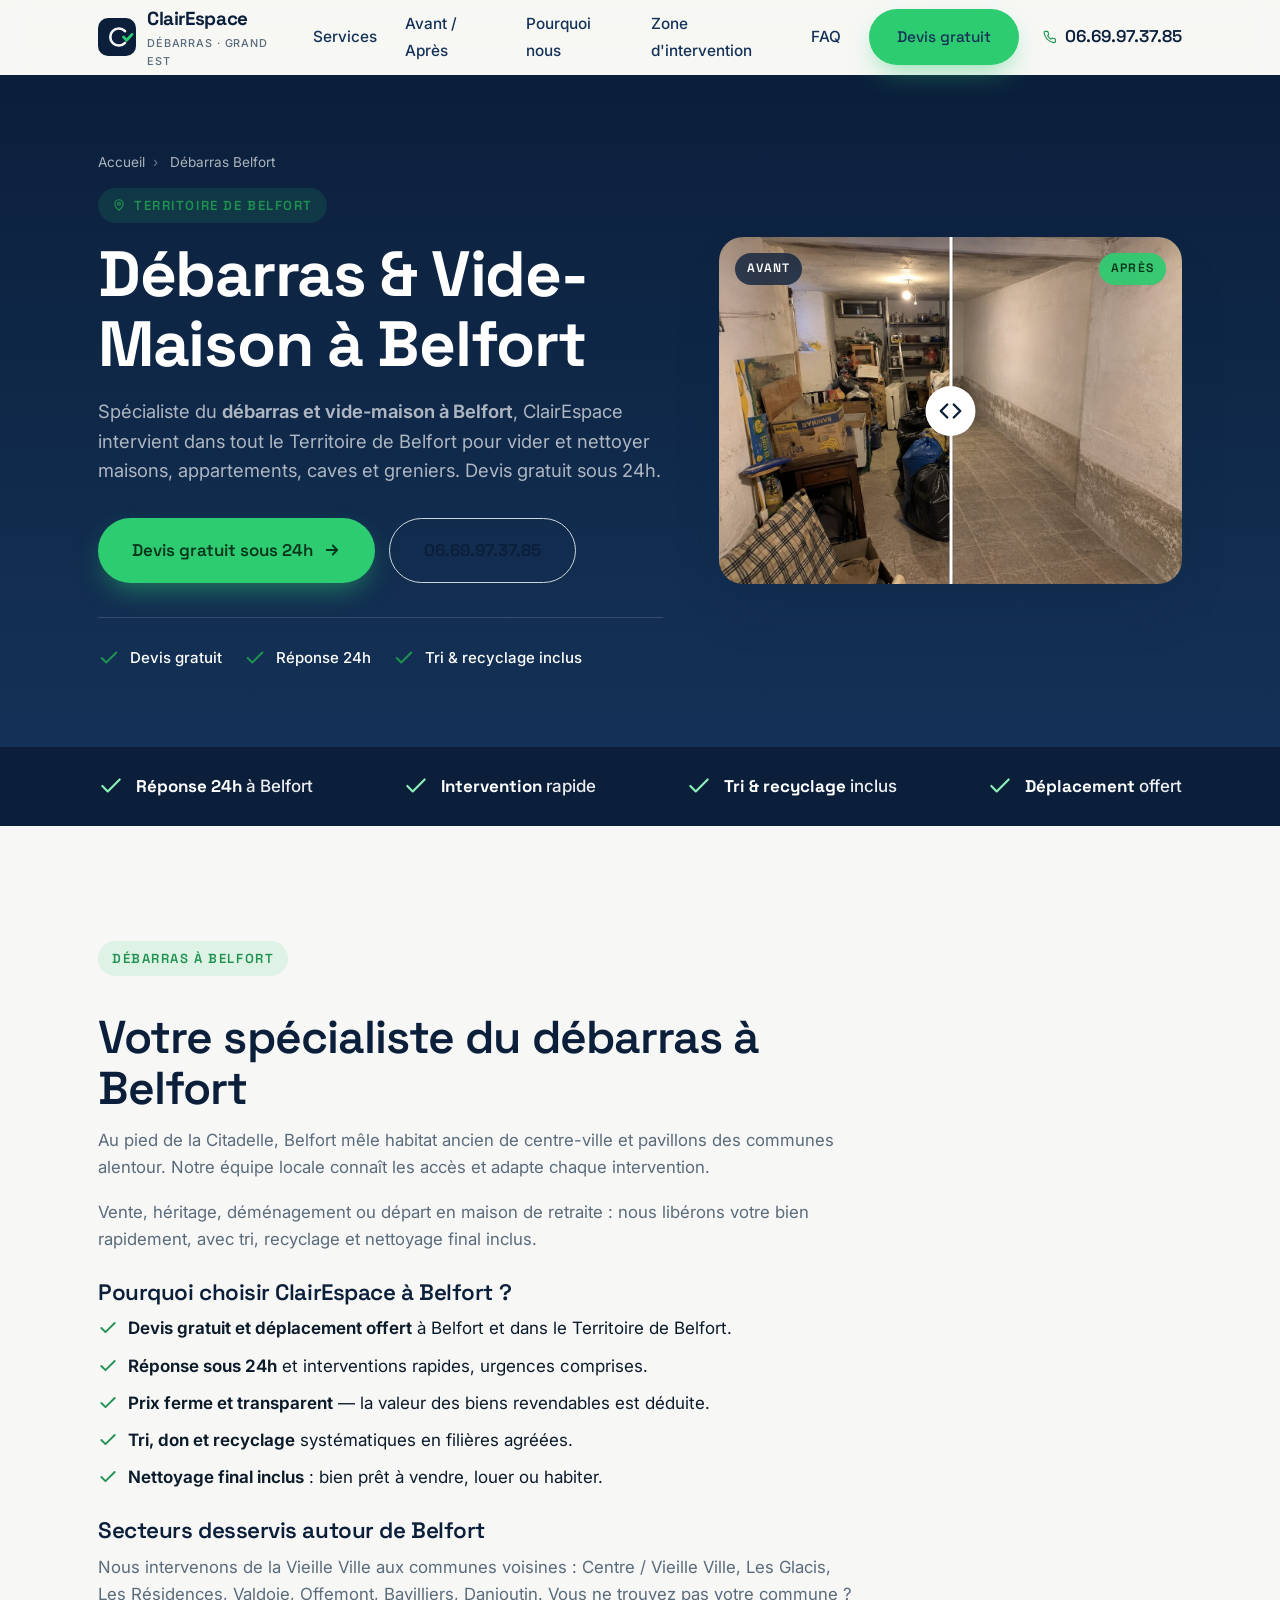
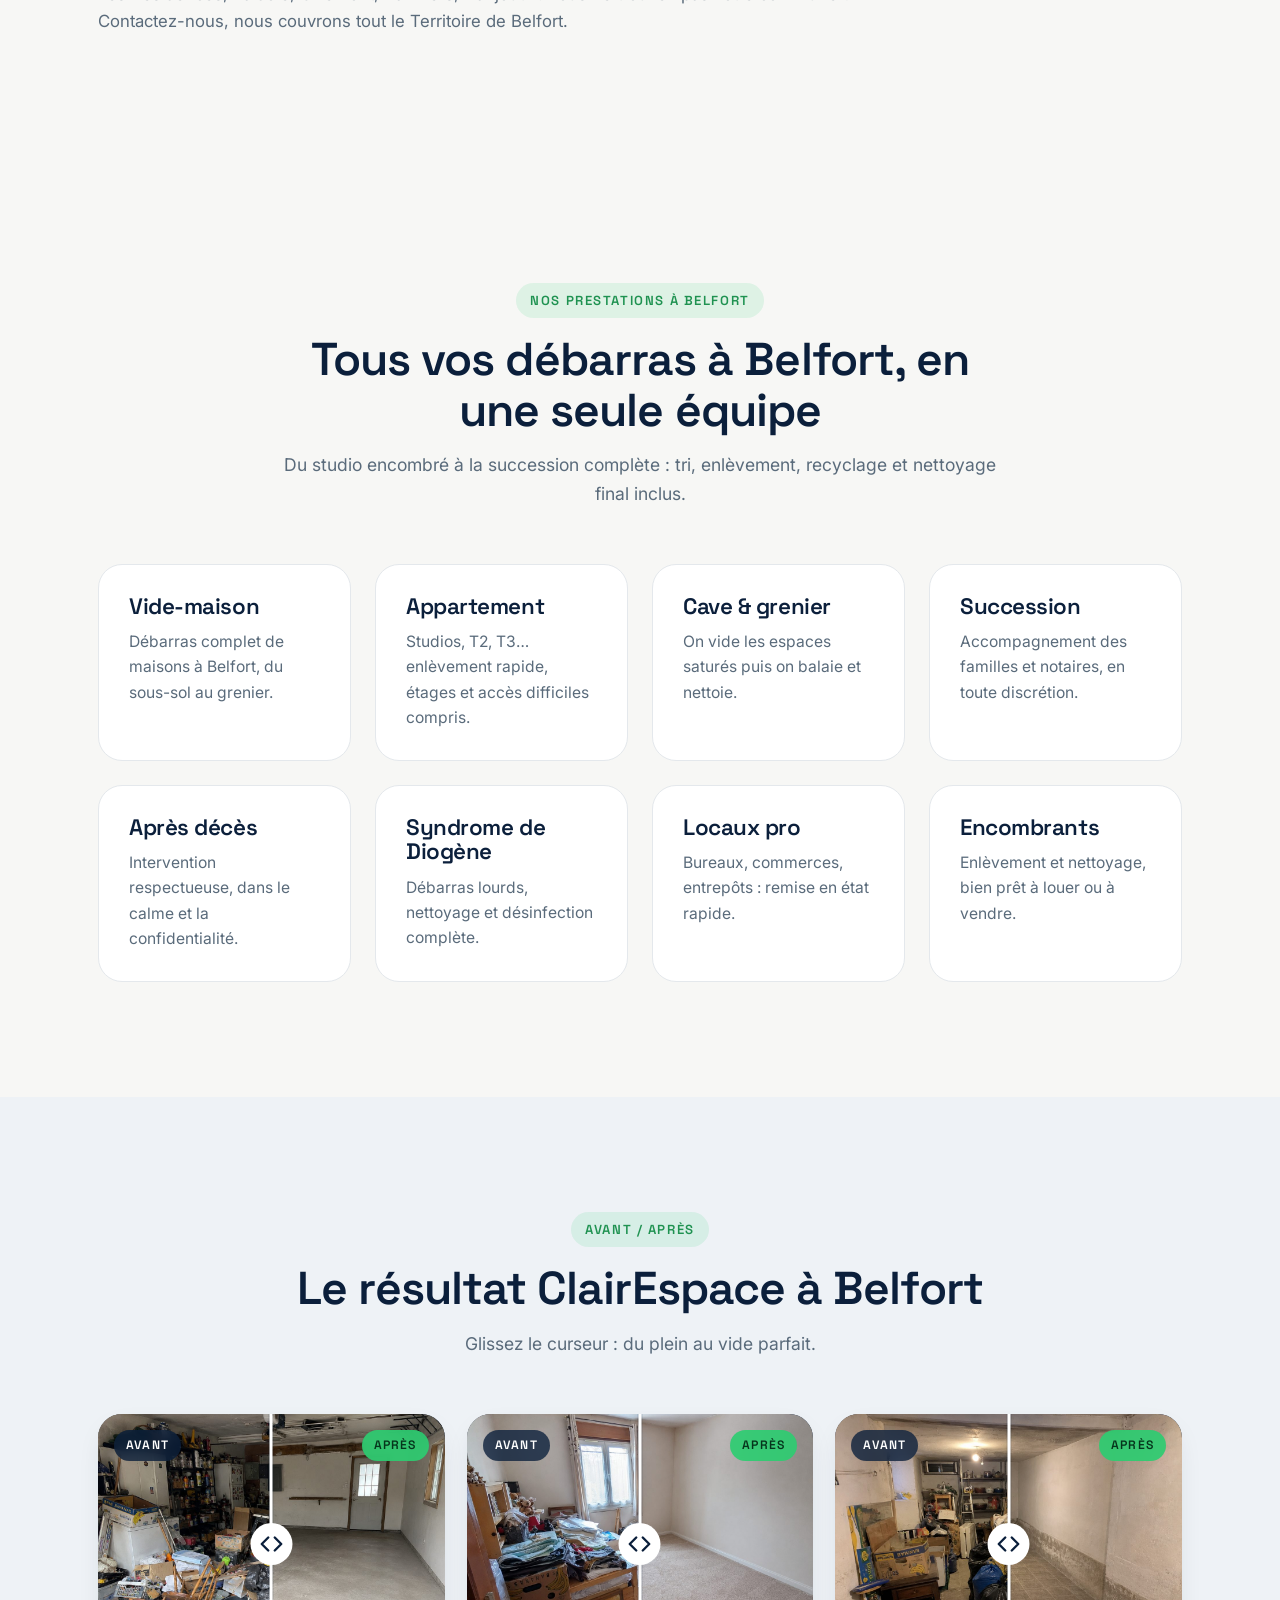
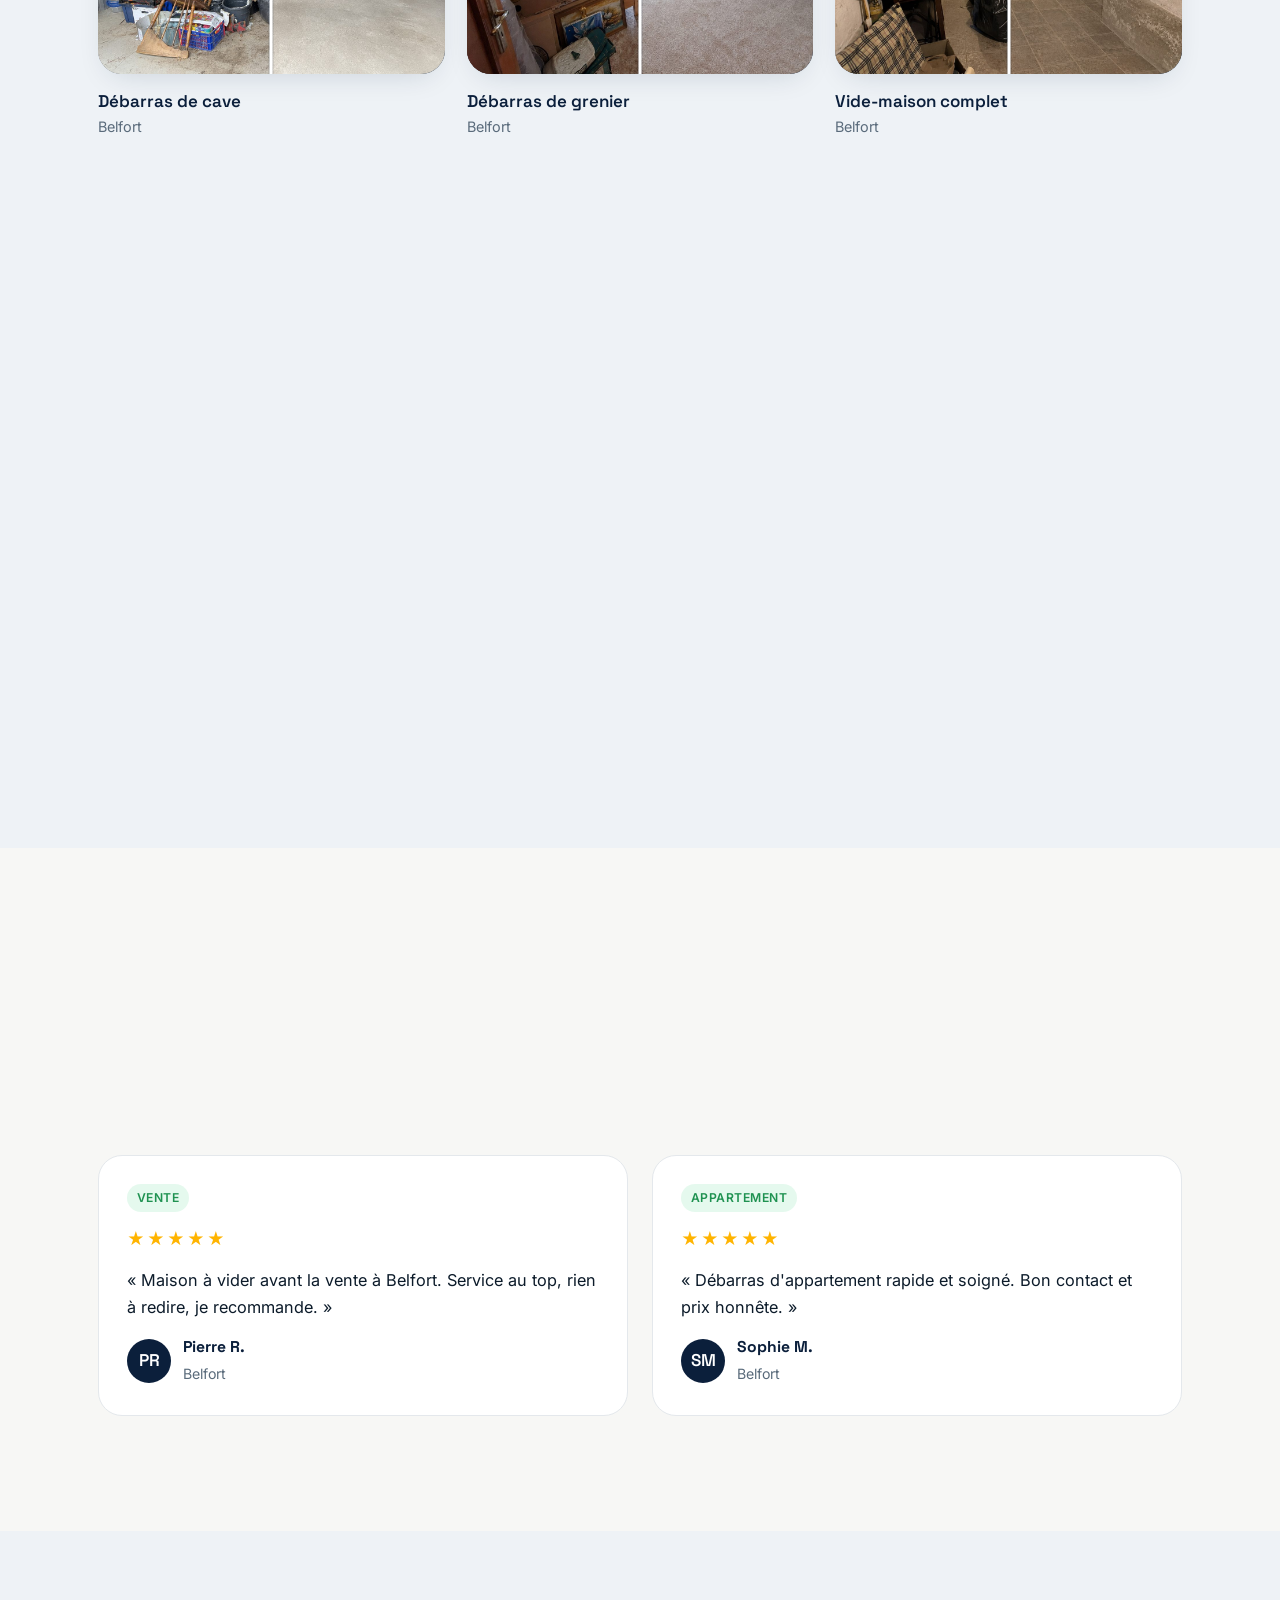
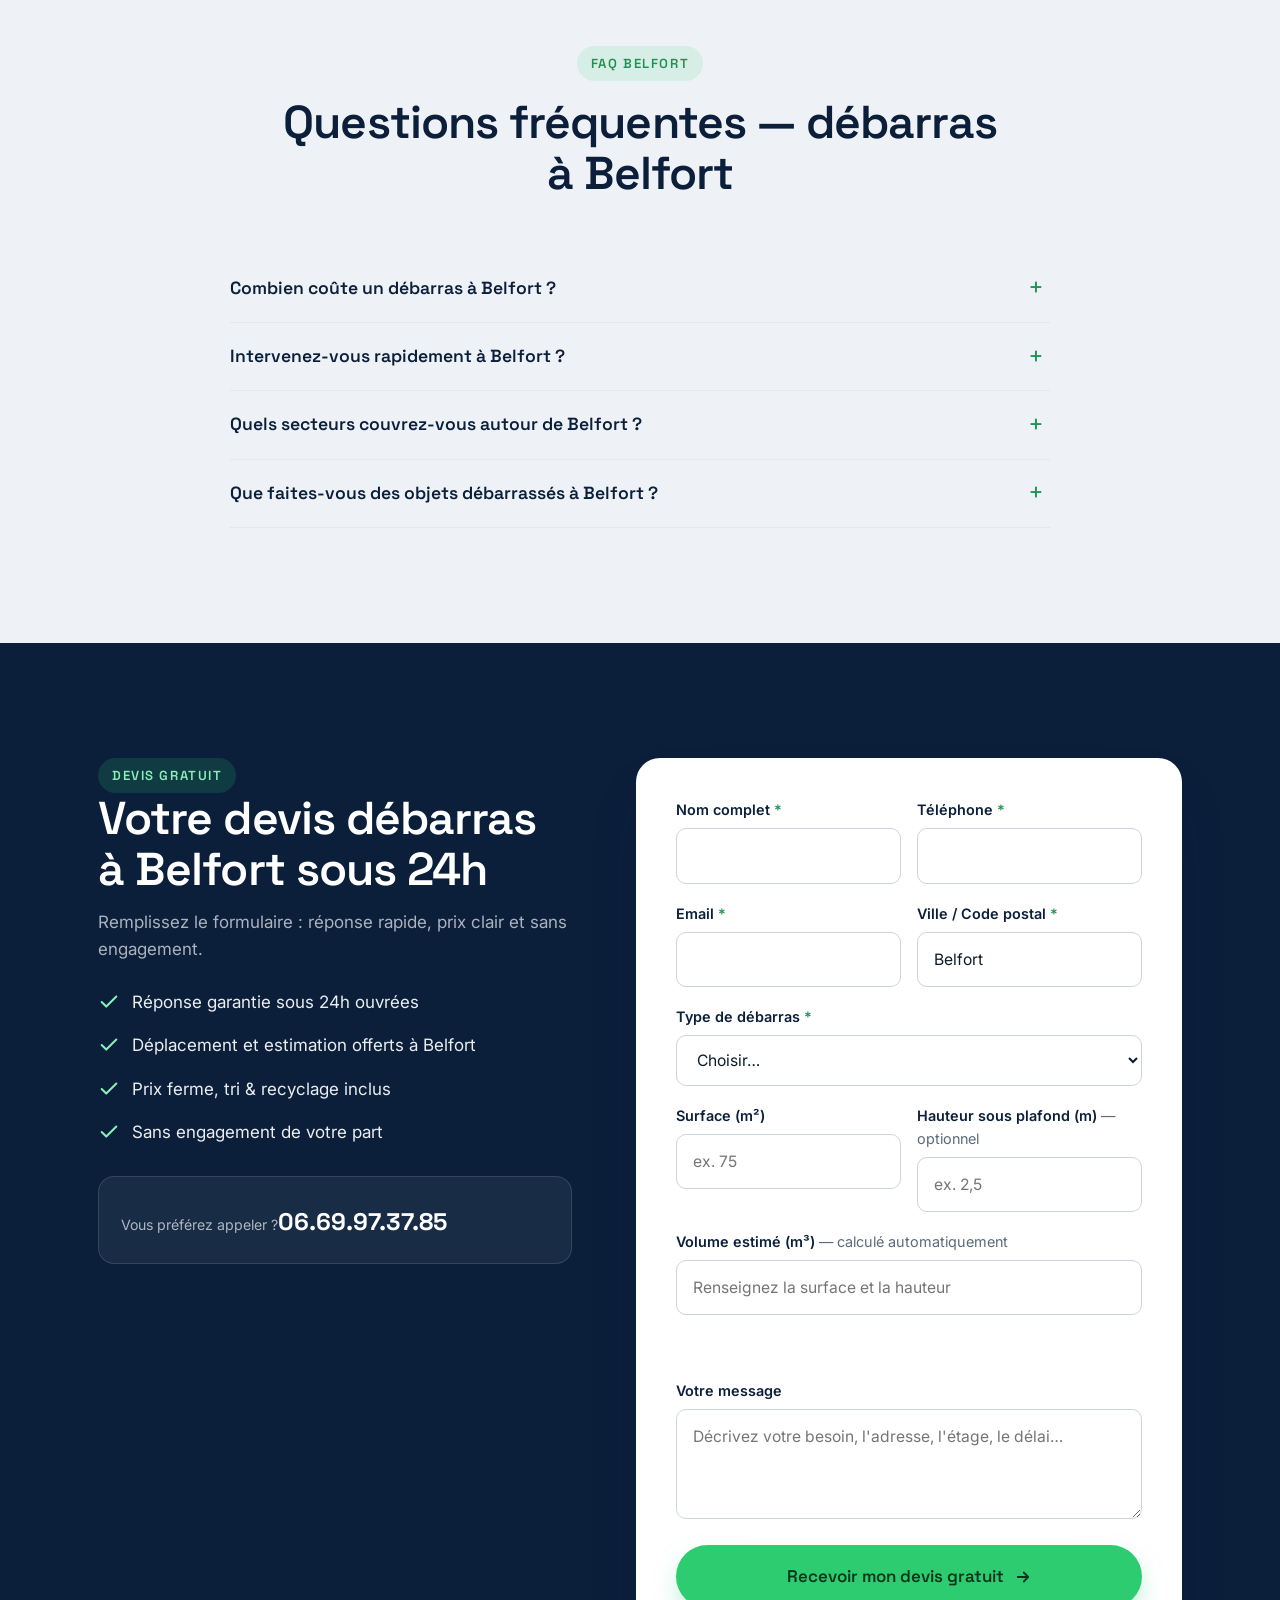
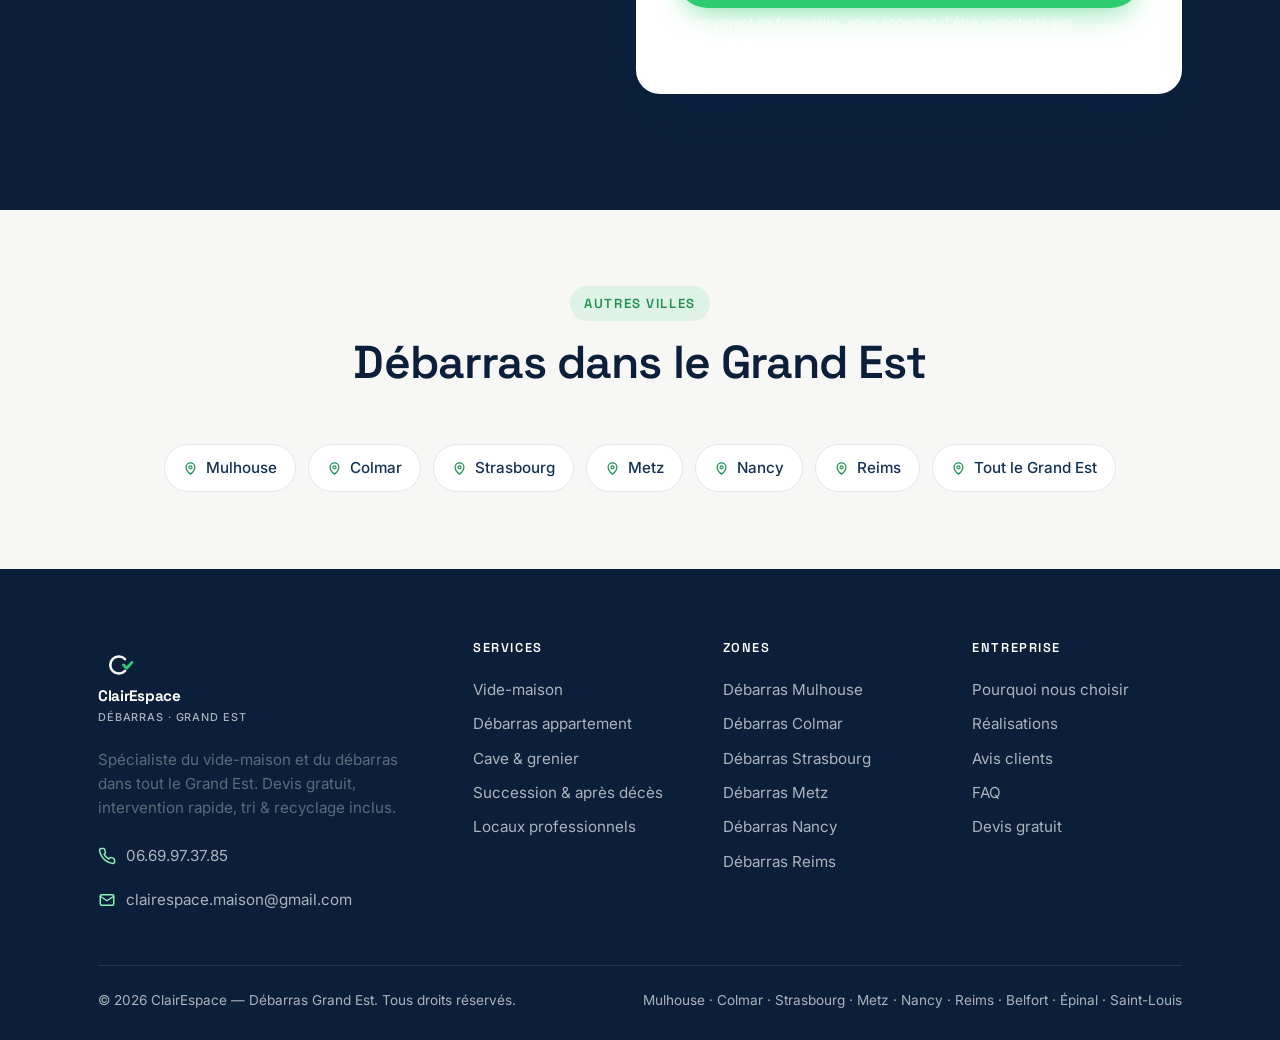
<file: debarras-belfort.html>
<!DOCTYPE html>
<html lang="fr">
<head>
<meta charset="utf-8">
<meta name="viewport" content="width=device-width, initial-scale=1">
<title>Débarras Belfort (90000) | Vide-Maison & Succession — Devis Gratuit 24h</title>
<meta name="description" content="Débarras et vide-maison à Belfort et dans le Territoire de Belfort. Appartement, maison, cave, succession, après décès. Devis gratuit sous 24h, intervention rapide, tri & recyclage inclus.">
<meta name="keywords" content="débarras Belfort, vide maison Belfort, débarras appartement Belfort, débarras succession Belfort, débarras Territoire de Belfort">
<meta name="robots" content="index, follow, max-image-preview:large">
<meta name="theme-color" content="#0B1F3B">
<link rel="canonical" href="https://clairespace.fr/debarras-belfort.html">
<link rel="icon" type="image/svg+xml" href="img/favicon.svg">
<meta property="og:type" content="website">
<meta property="og:locale" content="fr_FR">
<meta property="og:site_name" content="ClairEspace — Débarras Grand Est">
<meta property="og:title" content="Débarras Belfort (90000) | Vide-Maison & Succession — Devis Gratuit 24h">
<meta property="og:description" content="Débarras et vide-maison à Belfort et dans le Territoire de Belfort. Appartement, maison, cave, succession, après décès. Devis gratuit sous 24h, intervention rapide, tri & recyclage inclus.">
<meta property="og:url" content="https://clairespace.fr/debarras-belfort.html">
<meta property="og:image" content="https://clairespace.fr/img/og-cover.jpg">
<meta name="twitter:card" content="summary_large_image">
<link rel="preconnect" href="https://fonts.googleapis.com">
<link rel="preconnect" href="https://fonts.gstatic.com" crossorigin>
<link rel="stylesheet" href="https://fonts.googleapis.com/css2?family=Inter:wght@400;500;600;700&family=Space+Grotesk:wght@500;600;700&display=swap">
<link rel="stylesheet" href="css/styles.css">
<script type="application/ld+json">{"@context": "https://schema.org", "@type": "HomeAndConstructionBusiness", "@id": "https://clairespace.fr/debarras-belfort.html#business", "name": "ClairEspace — Débarras Belfort", "image": "https://clairespace.fr/img/og-cover.jpg", "url": "https://clairespace.fr/debarras-belfort.html", "telephone": "+33669973785", "email": "clairespace.maison@gmail.com", "priceRange": "€€", "description": "Débarras et vide-maison à Belfort et dans le Territoire de Belfort. Appartement, maison, cave, succession, après décès. Devis gratuit sous 24h, intervention rapide, tri & recyclage inclus.", "address": {"@type": "PostalAddress", "addressLocality": "Belfort", "postalCode": "90000", "addressRegion": "Grand Est", "addressCountry": "FR"}, "geo": {"@type": "GeoCoordinates", "latitude": 47.6379, "longitude": 6.8628}, "areaServed": ["Belfort", "Territoire de Belfort", "Centre / Vieille Ville", "Les Glacis", "Les Résidences", "Valdoie"], "aggregateRating": {"@type": "AggregateRating", "ratingValue": "4.8", "reviewCount": "119", "bestRating": "5"}}</script>
<script type="application/ld+json">{"@context": "https://schema.org", "@type": "FAQPage", "mainEntity": [{"@type": "Question", "name": "Combien coûte un débarras à Belfort ?", "acceptedAnswer": {"@type": "Answer", "text": "Le prix dépend du volume, de l'accès et de la nature des objets. À Belfort, l'estimation et le déplacement sont gratuits : vous recevez un devis ferme sous 24h. La valeur des biens revendables peut être déduite, voire rendre le débarras gratuit."}}, {"@type": "Question", "name": "Intervenez-vous rapidement à Belfort ?", "acceptedAnswer": {"@type": "Answer", "text": "Oui. Nous répondons sous 24h et intervenons en quelques jours à Belfort et alentours. En cas d'urgence (vente, succession, fin de bail), une intervention express est possible."}}, {"@type": "Question", "name": "Quels secteurs couvrez-vous autour de Belfort ?", "acceptedAnswer": {"@type": "Answer", "text": "Nous intervenons à Belfort et dans tout le secteur : Centre / Vieille Ville, Les Glacis, Les Résidences, Valdoie et les communes voisines, ainsi que l'ensemble du Territoire de Belfort."}}, {"@type": "Question", "name": "Que faites-vous des objets débarrassés à Belfort ?", "acceptedAnswer": {"@type": "Answer", "text": "Nous trions systématiquement : dons aux associations, revalorisation des objets réutilisables et recyclage du reste en filières agréées. Une démarche éco-responsable incluse."}}]}</script>
<script type="application/ld+json">{"@context": "https://schema.org", "@type": "BreadcrumbList", "itemListElement": [{"@type": "ListItem", "position": 1, "name": "Accueil", "item": "https://clairespace.fr/"}, {"@type": "ListItem", "position": 2, "name": "Débarras Belfort", "item": "https://clairespace.fr/debarras-belfort.html"}]}</script>
</head>
<body>
<header class="site-header">
  <div class="container">
    <nav class="nav" aria-label="Navigation principale">
      <a class="brand" href="index.html" aria-label="ClairEspace, accueil">
        <img class="brand__mark" src="img/logo.svg" alt="" width="38" height="38">
        <span>ClairEspace<small>Débarras · Grand Est</small></span>
      </a>
      <ul class="nav__links">
        <li><a href="index.html#services">Services</a></li>
        <li><a href="index.html#realisations">Avant / Après</a></li>
        <li><a href="index.html#pourquoi">Pourquoi nous</a></li>
        <li><a href="index.html#zone">Zone d'intervention</a></li>
        <li><a href="index.html#faq">FAQ</a></li>
        <li><a class="btn btn--cta" href="#devis">Devis gratuit</a></li>
      </ul>
      <div class="nav__cta">
        <a class="nav__phone" href="tel:+33669973785"><svg viewBox="0 0 24 24" fill="none" stroke="currentColor" stroke-width="2" stroke-linecap="round" stroke-linejoin="round"><path d="M22 16.9v3a2 2 0 0 1-2.2 2 19.8 19.8 0 0 1-8.6-3 19.5 19.5 0 0 1-6-6 19.8 19.8 0 0 1-3.1-8.7A2 2 0 0 1 4.1 2h3a2 2 0 0 1 2 1.7c.1 1 .4 1.9.7 2.8a2 2 0 0 1-.5 2.1L8.1 9.9a16 16 0 0 0 6 6l1.3-1.3a2 2 0 0 1 2.1-.4c.9.3 1.8.5 2.8.7a2 2 0 0 1 1.7 2z"/></svg> 06.69.97.37.85</a>
        <button class="nav__toggle" aria-label="Ouvrir le menu" aria-expanded="false"><span></span></button>
      </div>
    </nav>
  </div>
</header>
<main>

<section class="local-hero">
  <div class="container">
    <div class="local-hero__inner">
      <div>
        <nav class="breadcrumb reveal" aria-label="Fil d'Ariane"><a href="index.html">Accueil</a><span>›</span> Débarras Belfort</nav>
        <span class="eyebrow reveal" data-delay="1" style="margin-top:14px"><svg viewBox="0 0 24 24" fill="none" stroke="currentColor" stroke-width="2" style="width:14px;height:14px"><path d="M12 21s7-5.2 7-11a7 7 0 1 0-14 0c0 5.8 7 11 7 11z"/><circle cx="12" cy="10" r="2.4"/></svg> Territoire de Belfort</span>
        <h1 class="reveal" data-delay="1">Débarras &amp; Vide-Maison à Belfort</h1>
        <p class="reveal" data-delay="2">Spécialiste du <strong>débarras et vide-maison à Belfort</strong>, ClairEspace intervient dans tout le Territoire de Belfort pour vider et nettoyer maisons, appartements, caves et greniers. Devis gratuit sous 24h.</p>
        <div class="hero__actions reveal" data-delay="2">
          <a class="btn btn--cta btn--lg" href="#devis">Devis gratuit sous 24h <svg viewBox="0 0 24 24" fill="none" stroke="currentColor" stroke-width="2.4" stroke-linecap="round" stroke-linejoin="round"><path d="M5 12h14M13 6l6 6-6 6"/></svg></a>
          <a class="btn btn--ghost btn--lg" href="tel:+33669973785">06.69.97.37.85</a>
        </div>
        <ul class="hero__trust reveal" data-delay="3" style="border-color:rgba(255,255,255,.15)">
          <li class="hero__trust-item" style="color:#fff"><svg viewBox="0 0 24 24" fill="none" stroke="currentColor" stroke-width="2.2" stroke-linecap="round" stroke-linejoin="round"><path d="M20 6 9 17l-5-5"/></svg> Devis gratuit</li>
          <li class="hero__trust-item" style="color:#fff"><svg viewBox="0 0 24 24" fill="none" stroke="currentColor" stroke-width="2.2" stroke-linecap="round" stroke-linejoin="round"><path d="M20 6 9 17l-5-5"/></svg> Réponse 24h</li>
          <li class="hero__trust-item" style="color:#fff"><svg viewBox="0 0 24 24" fill="none" stroke="currentColor" stroke-width="2.2" stroke-linecap="round" stroke-linejoin="round"><path d="M20 6 9 17l-5-5"/></svg> Tri &amp; recyclage inclus</li>
        </ul>
      </div>
      <div class="hero__media reveal" data-delay="2">
        <div class="ba ba--card" data-ba>
          <div class="ba__img ba__after"><img src="img/after-salon.jpg" alt="Logement vidé et propre après débarras à Belfort" loading="eager" width="800" height="600"></div>
          <div class="ba__img ba__before"><img src="img/before-salon.jpg" alt="Logement encombré avant débarras à Belfort" loading="eager" width="800" height="600"></div>
          <span class="ba__tag ba__tag--before">Avant</span><span class="ba__tag ba__tag--after">Après</span>
          <div class="ba__handle"><div class="ba__grip"><svg viewBox="0 0 24 24" fill="none" stroke="currentColor" stroke-width="2.2" stroke-linecap="round" stroke-linejoin="round"><path d="M9 6 3 12l6 6M15 6l6 6-6 6"/></svg></div></div>
          <input class="ba__range" type="range" min="0" max="100" value="50" aria-label="Comparer avant et après à Belfort">
        </div>
      </div>
    </div>
  </div>
</section>

<section class="strip" aria-label="Nos engagements">
  <div class="container"><div class="strip__inner">
    <div class="strip__item"><svg viewBox="0 0 24 24" fill="none" stroke="currentColor" stroke-width="2" stroke-linecap="round" stroke-linejoin="round"><path d="M20 6 9 17l-5-5"/></svg><span><b>Réponse 24h</b> à Belfort</span></div>
    <div class="strip__item"><svg viewBox="0 0 24 24" fill="none" stroke="currentColor" stroke-width="2" stroke-linecap="round" stroke-linejoin="round"><path d="M20 6 9 17l-5-5"/></svg><span><b>Intervention</b> rapide</span></div>
    <div class="strip__item"><svg viewBox="0 0 24 24" fill="none" stroke="currentColor" stroke-width="2" stroke-linecap="round" stroke-linejoin="round"><path d="M20 6 9 17l-5-5"/></svg><span><b>Tri &amp; recyclage</b> inclus</span></div>
    <div class="strip__item"><svg viewBox="0 0 24 24" fill="none" stroke="currentColor" stroke-width="2" stroke-linecap="round" stroke-linejoin="round"><path d="M20 6 9 17l-5-5"/></svg><span><b>Déplacement</b> offert</span></div>
  </div></div>
</section>

<section class="section">
  <div class="container">
    <div class="prose reveal">
      <span class="eyebrow">Débarras à Belfort</span>
      <h2>Votre spécialiste du débarras à Belfort</h2>
      <p>Au pied de la Citadelle, Belfort mêle habitat ancien de centre-ville et pavillons des communes alentour. Notre équipe locale connaît les accès et adapte chaque intervention.</p>
      <p>Vente, héritage, déménagement ou départ en maison de retraite : nous libérons votre bien rapidement, avec tri, recyclage et nettoyage final inclus.</p>
      <h3>Pourquoi choisir ClairEspace à Belfort ?</h3>
      <ul class="ticks">
        <li><svg viewBox="0 0 24 24" fill="none" stroke="currentColor" stroke-width="2.2" stroke-linecap="round" stroke-linejoin="round"><path d="M20 6 9 17l-5-5"/></svg> <span><strong>Devis gratuit et déplacement offert</strong> à Belfort et dans le Territoire de Belfort.</span></li>
        <li><svg viewBox="0 0 24 24" fill="none" stroke="currentColor" stroke-width="2.2" stroke-linecap="round" stroke-linejoin="round"><path d="M20 6 9 17l-5-5"/></svg> <span><strong>Réponse sous 24h</strong> et interventions rapides, urgences comprises.</span></li>
        <li><svg viewBox="0 0 24 24" fill="none" stroke="currentColor" stroke-width="2.2" stroke-linecap="round" stroke-linejoin="round"><path d="M20 6 9 17l-5-5"/></svg> <span><strong>Prix ferme et transparent</strong> — la valeur des biens revendables est déduite.</span></li>
        <li><svg viewBox="0 0 24 24" fill="none" stroke="currentColor" stroke-width="2.2" stroke-linecap="round" stroke-linejoin="round"><path d="M20 6 9 17l-5-5"/></svg> <span><strong>Tri, don et recyclage</strong> systématiques en filières agréées.</span></li>
        <li><svg viewBox="0 0 24 24" fill="none" stroke="currentColor" stroke-width="2.2" stroke-linecap="round" stroke-linejoin="round"><path d="M20 6 9 17l-5-5"/></svg> <span><strong>Nettoyage final inclus</strong> : bien prêt à vendre, louer ou habiter.</span></li>
      </ul>
      <h3>Secteurs desservis autour de Belfort</h3>
      <p>Nous intervenons de la Vieille Ville aux communes voisines : Centre / Vieille Ville, Les Glacis, Les Résidences, Valdoie, Offemont, Bavilliers, Danjoutin. Vous ne trouvez pas votre commune ? Contactez-nous, nous couvrons tout le Territoire de Belfort.</p>
    </div>
  </div>
</section>

<section class="section" id="services">
  <div class="container">
    <div class="section-head section-head--center reveal">
      <span class="eyebrow">Nos prestations à Belfort</span>
      <h2>Tous vos débarras à Belfort, en une seule équipe</h2>
      <p>Du studio encombré à la succession complète : tri, enlèvement, recyclage et nettoyage final inclus.</p>
    </div>
    <div class="grid grid--4">
      <article class="card reveal"><h3>Vide-maison</h3><p>Débarras complet de maisons à Belfort, du sous-sol au grenier.</p></article>
      <article class="card reveal" data-delay="1"><h3>Appartement</h3><p>Studios, T2, T3… enlèvement rapide, étages et accès difficiles compris.</p></article>
      <article class="card reveal" data-delay="2"><h3>Cave & grenier</h3><p>On vide les espaces saturés puis on balaie et nettoie.</p></article>
      <article class="card reveal" data-delay="3"><h3>Succession</h3><p>Accompagnement des familles et notaires, en toute discrétion.</p></article>
      <article class="card reveal"><h3>Après décès</h3><p>Intervention respectueuse, dans le calme et la confidentialité.</p></article>
      <article class="card reveal" data-delay="1"><h3>Syndrome de Diogène</h3><p>Débarras lourds, nettoyage et désinfection complète.</p></article>
      <article class="card reveal" data-delay="2"><h3>Locaux pro</h3><p>Bureaux, commerces, entrepôts : remise en état rapide.</p></article>
      <article class="card reveal" data-delay="3"><h3>Encombrants</h3><p>Enlèvement et nettoyage, bien prêt à louer ou à vendre.</p></article>
    </div>
  </div>
</section>

<section class="section section--tint">
  <div class="container">
    <div class="section-head section-head--center reveal">
      <span class="eyebrow">Avant / Après</span>
      <h2>Le résultat ClairEspace à Belfort</h2>
      <p>Glissez le curseur : du plein au vide parfait.</p>
    </div>
    <div class="gallery">
      <figure class="reveal"><div class="ba ba--card" data-ba>
        <div class="ba__img ba__after"><img src="img/after-cave.jpg" alt="Cave vidée à Belfort" loading="lazy" width="800" height="600"></div>
        <div class="ba__img ba__before"><img src="img/before-cave.jpg" alt="Cave encombrée à Belfort" loading="lazy" width="800" height="600"></div>
        <span class="ba__tag ba__tag--before">Avant</span><span class="ba__tag ba__tag--after">Après</span>
        <div class="ba__handle"><div class="ba__grip"><svg viewBox="0 0 24 24" fill="none" stroke="currentColor" stroke-width="2.2" stroke-linecap="round" stroke-linejoin="round"><path d="M9 6 3 12l6 6M15 6l6 6-6 6"/></svg></div></div>
        <input class="ba__range" type="range" min="0" max="100" value="50" aria-label="Comparer cave à Belfort"></div>
        <figcaption>Débarras de cave<span>Belfort</span></figcaption></figure>
      <figure class="reveal" data-delay="1"><div class="ba ba--card" data-ba>
        <div class="ba__img ba__after"><img src="img/after-grenier.jpg" alt="Grenier vidé à Belfort" loading="lazy" width="800" height="600"></div>
        <div class="ba__img ba__before"><img src="img/before-grenier.jpg" alt="Grenier encombré à Belfort" loading="lazy" width="800" height="600"></div>
        <span class="ba__tag ba__tag--before">Avant</span><span class="ba__tag ba__tag--after">Après</span>
        <div class="ba__handle"><div class="ba__grip"><svg viewBox="0 0 24 24" fill="none" stroke="currentColor" stroke-width="2.2" stroke-linecap="round" stroke-linejoin="round"><path d="M9 6 3 12l6 6M15 6l6 6-6 6"/></svg></div></div>
        <input class="ba__range" type="range" min="0" max="100" value="50" aria-label="Comparer grenier à Belfort"></div>
        <figcaption>Débarras de grenier<span>Belfort</span></figcaption></figure>
      <figure class="reveal" data-delay="2"><div class="ba ba--card" data-ba>
        <div class="ba__img ba__after"><img src="img/after-salon.jpg" alt="Maison vidée à Belfort" loading="lazy" width="800" height="600"></div>
        <div class="ba__img ba__before"><img src="img/before-salon.jpg" alt="Maison encombrée à Belfort" loading="lazy" width="800" height="600"></div>
        <span class="ba__tag ba__tag--before">Avant</span><span class="ba__tag ba__tag--after">Après</span>
        <div class="ba__handle"><div class="ba__grip"><svg viewBox="0 0 24 24" fill="none" stroke="currentColor" stroke-width="2.2" stroke-linecap="round" stroke-linejoin="round"><path d="M9 6 3 12l6 6M15 6l6 6-6 6"/></svg></div></div>
        <input class="ba__range" type="range" min="0" max="100" value="50" aria-label="Comparer vide-maison à Belfort"></div>
        <figcaption>Vide-maison complet<span>Belfort</span></figcaption></figure>
    </div>
  </div>
</section>

<section class="section section--tint">
  <div class="container">
    <div class="section-head section-head--center reveal">
      <span class="eyebrow">Comment ça marche</span>
      <h2>Votre débarras en 4 étapes</h2>
    </div>
    <div class="steps">
      <div class="step reveal"><div class="step__num">1</div><h3>Demande de devis</h3><p>Par téléphone ou formulaire, en 2 minutes.</p></div>
      <div class="step reveal" data-delay="1"><div class="step__num">2</div><h3>Estimation gratuite</h3><p>Sur place ou sur photos, prix clair sous 24h.</p></div>
      <div class="step reveal" data-delay="2"><div class="step__num">3</div><h3>Intervention rapide</h3><p>On débarrasse, trie et recycle à la date choisie.</p></div>
      <div class="step reveal" data-delay="3"><div class="step__num">4</div><h3>Nettoyage final</h3><p>Lieux balayés et propres, prêts à l'emploi.</p></div>
    </div>
  </div>
</section>

<section class="section">
  <div class="container">
    <div class="reviews-head reveal">
      <div class="section-head" style="margin-bottom:0"><span class="eyebrow">Avis clients</span><h2>Ils nous ont fait confiance à Belfort</h2></div>
      <div class="rating-badge"><div class="score">4,8</div><div><div class="stars" aria-hidden="true">★★★★★</div><small>4,8/5 sur plus de 119 avis clients</small></div></div>
    </div>
    <div class="grid grid--2">
      <article class="review reveal"><span class="review__tag">Vente</span><div class="stars" aria-hidden="true">★★★★★</div><p>« Maison à vider avant la vente à Belfort. Service au top, rien à redire, je recommande. »</p><div class="review__who"><div class="review__avatar">PR</div><div><b>Pierre R.</b><small>Belfort</small></div></div></article>
      <article class="review reveal" data-delay="1"><span class="review__tag">Appartement</span><div class="stars" aria-hidden="true">★★★★★</div><p>« Débarras d'appartement rapide et soigné. Bon contact et prix honnête. »</p><div class="review__who"><div class="review__avatar">SM</div><div><b>Sophie M.</b><small>Belfort</small></div></div></article>
    </div>
  </div>
</section>

<section class="section section--tint" id="faq">
  <div class="container">
    <div class="section-head section-head--center reveal"><span class="eyebrow">FAQ Belfort</span><h2>Questions fréquentes — débarras à Belfort</h2></div>
    <div class="faq reveal">
      <div class="faq__item"><h3 style="margin:0"><button class="faq__q" aria-expanded="false">Combien coûte un débarras à Belfort ?</button></h3><div class="faq__a"><div class="faq__a-inner">Le prix dépend du volume, de l'accès et de la nature des objets. À Belfort, l'estimation et le déplacement sont gratuits : vous recevez un devis ferme sous 24h. La valeur des biens revendables peut être déduite, voire rendre le débarras gratuit.</div></div></div>
      <div class="faq__item"><h3 style="margin:0"><button class="faq__q" aria-expanded="false">Intervenez-vous rapidement à Belfort ?</button></h3><div class="faq__a"><div class="faq__a-inner">Oui. Nous répondons sous 24h et intervenons en quelques jours à Belfort et alentours. En cas d'urgence (vente, succession, fin de bail), une intervention express est possible.</div></div></div>
      <div class="faq__item"><h3 style="margin:0"><button class="faq__q" aria-expanded="false">Quels secteurs couvrez-vous autour de Belfort ?</button></h3><div class="faq__a"><div class="faq__a-inner">Nous intervenons à Belfort et dans tout le secteur : Centre / Vieille Ville, Les Glacis, Les Résidences, Valdoie et les communes voisines, ainsi que l'ensemble du Territoire de Belfort.</div></div></div>
      <div class="faq__item"><h3 style="margin:0"><button class="faq__q" aria-expanded="false">Que faites-vous des objets débarrassés à Belfort ?</button></h3><div class="faq__a"><div class="faq__a-inner">Nous trions systématiquement : dons aux associations, revalorisation des objets réutilisables et recyclage du reste en filières agréées. Une démarche éco-responsable incluse.</div></div></div>
    </div>
  </div>
</section>

<section class="section section--navy" id="devis">
  <div class="container">
    <div class="devis">
      <div class="devis__aside reveal">
        <span class="eyebrow">Devis gratuit</span>
        <h2>Votre devis débarras à Belfort sous 24h</h2>
        <p style="margin-top:14px">Remplissez le formulaire : réponse rapide, prix clair et sans engagement.</p>
        <div class="devis__points">
          <div class="devis__point"><svg viewBox="0 0 24 24" fill="none" stroke="currentColor" stroke-width="2.2" stroke-linecap="round" stroke-linejoin="round"><path d="M20 6 9 17l-5-5"/></svg><span>Réponse garantie sous 24h ouvrées</span></div>
          <div class="devis__point"><svg viewBox="0 0 24 24" fill="none" stroke="currentColor" stroke-width="2.2" stroke-linecap="round" stroke-linejoin="round"><path d="M20 6 9 17l-5-5"/></svg><span>Déplacement et estimation offerts à Belfort</span></div>
          <div class="devis__point"><svg viewBox="0 0 24 24" fill="none" stroke="currentColor" stroke-width="2.2" stroke-linecap="round" stroke-linejoin="round"><path d="M20 6 9 17l-5-5"/></svg><span>Prix ferme, tri & recyclage inclus</span></div>
          <div class="devis__point"><svg viewBox="0 0 24 24" fill="none" stroke="currentColor" stroke-width="2.2" stroke-linecap="round" stroke-linejoin="round"><path d="M20 6 9 17l-5-5"/></svg><span>Sans engagement de votre part</span></div>
        </div>
        <div class="devis__call"><small style="color:var(--on-navy-muted)">Vous préférez appeler ?</small><a href="tel:+33669973785">06.69.97.37.85</a></div>
      </div>
      <form class="form" id="devis-form" action="contact.php" method="post" novalidate>
        <input type="text" name="website" tabindex="-1" autocomplete="off" aria-hidden="true" style="position:absolute;left:-9999px;width:1px;height:1px;opacity:0">
        <div class="form__row">
          <div class="field"><label for="nom">Nom complet <span class="req">*</span></label><input id="nom" name="nom" type="text" autocomplete="name" required><span class="field__err">Merci d'indiquer votre nom.</span></div>
          <div class="field"><label for="tel">Téléphone <span class="req">*</span></label><input id="tel" name="tel" type="tel" autocomplete="tel" required><span class="field__err">Numéro invalide.</span></div>
        </div>
        <div class="form__row">
          <div class="field"><label for="email">Email <span class="req">*</span></label><input id="email" name="email" type="email" autocomplete="email" required><span class="field__err">Email invalide.</span></div>
          <div class="field"><label for="ville">Ville / Code postal <span class="req">*</span></label><input id="ville" name="ville" type="text" value="Belfort" required><span class="field__err">Merci d'indiquer votre ville.</span></div>
        </div>
        <div class="field"><label for="type">Type de débarras <span class="req">*</span></label>
          <select id="type" name="type" required><option value="">Choisir…</option><option>Vide-maison</option><option>Débarras appartement</option><option>Cave / grenier</option><option>Succession</option><option>Après décès</option><option>Syndrome de Diogène</option><option>Locaux professionnels</option><option>Encombrants / nettoyage</option></select>
          <span class="field__err">Merci de choisir un type.</span>
        </div>
        <div class="form__row">
          <div class="field"><label for="surface">Surface (m²)</label><input id="surface" name="surface" type="number" min="0" step="1" inputmode="numeric" placeholder="ex. 75"></div>
          <div class="field"><label for="hauteur">Hauteur sous plafond (m) <span style="font-weight:400;color:var(--muted)">— optionnel</span></label><input id="hauteur" name="hauteur" type="number" min="0" step="0.05" inputmode="decimal" placeholder="ex. 2,5"></div>
        </div>
        <div class="field"><label for="volume_m3">Volume estimé (m³) <span style="font-weight:400;color:var(--muted)">— calculé automatiquement</span></label><input id="volume_m3" name="volume_m3" type="text" readonly placeholder="Renseignez la surface et la hauteur"><p class="form__note">Volume = surface × hauteur sous plafond. Indicatif, pour affiner votre devis.</p></div>
        <div class="field"><label for="message">Votre message</label><textarea id="message" name="message" placeholder="Décrivez votre besoin, l'adresse, l'étage, le délai…"></textarea></div>
        <button class="btn btn--cta btn--lg btn--block" type="submit">Recevoir mon devis gratuit <svg viewBox="0 0 24 24" fill="none" stroke="currentColor" stroke-width="2.4" stroke-linecap="round" stroke-linejoin="round"><path d="M5 12h14M13 6l6 6-6 6"/></svg></button>
        <p class="form__note">En envoyant ce formulaire, vous acceptez d'être recontacté par ClairEspace.</p>
      </form>
      <div class="form__success" id="devis-success" role="status" aria-live="polite">
        <svg viewBox="0 0 24 24" fill="none" stroke="currentColor" stroke-width="2" stroke-linecap="round" stroke-linejoin="round"><circle cx="12" cy="12" r="10"/><path d="M8 12l3 3 5-6"/></svg>
        <h3 style="color:#fff">Demande envoyée, merci !</h3>
        <p>Notre équipe vous recontacte sous 24h. Urgence à Belfort ? Appelez le <a href="tel:+33669973785" style="color:#8af0b6">06.69.97.37.85</a>.</p>
      </div>
    </div>
  </div>
</section>

<section class="section section--tight">
  <div class="container">
    <div class="section-head section-head--center reveal"><span class="eyebrow">Autres villes</span><h2>Débarras dans le Grand Est</h2></div>
    <div class="cities reveal" style="justify-content:center">
      <a class="city-chip" href="debarras-mulhouse.html"><svg viewBox="0 0 24 24" fill="none" stroke="currentColor" stroke-width="2"><path d="M12 21s7-5.2 7-11a7 7 0 1 0-14 0c0 5.8 7 11 7 11z"/><circle cx="12" cy="10" r="2.4"/></svg> Mulhouse</a>
      <a class="city-chip" href="debarras-colmar.html"><svg viewBox="0 0 24 24" fill="none" stroke="currentColor" stroke-width="2"><path d="M12 21s7-5.2 7-11a7 7 0 1 0-14 0c0 5.8 7 11 7 11z"/><circle cx="12" cy="10" r="2.4"/></svg> Colmar</a>
      <a class="city-chip" href="debarras-strasbourg.html"><svg viewBox="0 0 24 24" fill="none" stroke="currentColor" stroke-width="2"><path d="M12 21s7-5.2 7-11a7 7 0 1 0-14 0c0 5.8 7 11 7 11z"/><circle cx="12" cy="10" r="2.4"/></svg> Strasbourg</a>
      <a class="city-chip" href="debarras-metz.html"><svg viewBox="0 0 24 24" fill="none" stroke="currentColor" stroke-width="2"><path d="M12 21s7-5.2 7-11a7 7 0 1 0-14 0c0 5.8 7 11 7 11z"/><circle cx="12" cy="10" r="2.4"/></svg> Metz</a>
      <a class="city-chip" href="debarras-nancy.html"><svg viewBox="0 0 24 24" fill="none" stroke="currentColor" stroke-width="2"><path d="M12 21s7-5.2 7-11a7 7 0 1 0-14 0c0 5.8 7 11 7 11z"/><circle cx="12" cy="10" r="2.4"/></svg> Nancy</a>
      <a class="city-chip" href="debarras-reims.html"><svg viewBox="0 0 24 24" fill="none" stroke="currentColor" stroke-width="2"><path d="M12 21s7-5.2 7-11a7 7 0 1 0-14 0c0 5.8 7 11 7 11z"/><circle cx="12" cy="10" r="2.4"/></svg> Reims</a>
      <a class="city-chip" href="debarras-grand-est.html"><svg viewBox="0 0 24 24" fill="none" stroke="currentColor" stroke-width="2"><path d="M12 21s7-5.2 7-11a7 7 0 1 0-14 0c0 5.8 7 11 7 11z"/><circle cx="12" cy="10" r="2.4"/></svg> Tout le Grand Est</a>
    </div>
  </div>
</section>

</main>
<footer class="footer">
  <div class="container">
    <div class="footer__grid">
      <div class="footer__brand">
        <a class="brand" href="index.html"><img class="brand__mark" src="img/logo.svg" alt="" width="38" height="38"><span>ClairEspace<small>Débarras · Grand Est</small></span></a>
        <p>Spécialiste du vide-maison et du débarras dans tout le Grand Est. Devis gratuit, intervention rapide, tri &amp; recyclage inclus.</p>
        <div class="footer__contact">
          <a href="tel:+33669973785"><svg viewBox="0 0 24 24" fill="none" stroke="currentColor" stroke-width="2" stroke-linecap="round" stroke-linejoin="round"><path d="M22 16.9v3a2 2 0 0 1-2.2 2 19.8 19.8 0 0 1-8.6-3 19.5 19.5 0 0 1-6-6 19.8 19.8 0 0 1-3.1-8.7A2 2 0 0 1 4.1 2h3a2 2 0 0 1 2 1.7c.1 1 .4 1.9.7 2.8a2 2 0 0 1-.5 2.1L8.1 9.9a16 16 0 0 0 6 6l1.3-1.3a2 2 0 0 1 2.1-.4c.9.3 1.8.5 2.8.7a2 2 0 0 1 1.7 2z"/></svg>06.69.97.37.85</a>
          <a href="mailto:clairespace.maison@gmail.com"><svg viewBox="0 0 24 24" fill="none" stroke="currentColor" stroke-width="2" stroke-linecap="round" stroke-linejoin="round"><rect x="3" y="5" width="18" height="14" rx="2"/><path d="m3 7 9 6 9-6"/></svg>clairespace.maison@gmail.com</a>
        </div>
      </div>
      <div><h4>Services</h4>
        <a href="index.html#services">Vide-maison</a><a href="index.html#services">Débarras appartement</a><a href="index.html#services">Cave &amp; grenier</a><a href="index.html#services">Succession &amp; après décès</a><a href="index.html#services">Locaux professionnels</a>
      </div>
      <div><h4>Zones</h4>
        <a href="debarras-mulhouse.html">Débarras Mulhouse</a>
        <a href="debarras-colmar.html">Débarras Colmar</a>
        <a href="debarras-strasbourg.html">Débarras Strasbourg</a>
        <a href="debarras-metz.html">Débarras Metz</a>
        <a href="debarras-nancy.html">Débarras Nancy</a>
        <a href="debarras-reims.html">Débarras Reims</a>
      </div>
      <div><h4>Entreprise</h4>
        <a href="index.html#pourquoi">Pourquoi nous choisir</a><a href="index.html#realisations">Réalisations</a><a href="index.html#avis">Avis clients</a><a href="index.html#faq">FAQ</a><a href="#devis">Devis gratuit</a>
      </div>
    </div>
    <div class="footer__bottom">
      <span>© <span data-year>2026</span> ClairEspace — Débarras Grand Est. Tous droits réservés.</span>
      <span>Mulhouse · Colmar · Strasbourg · Metz · Nancy · Reims · Belfort · Épinal · Saint-Louis</span>
    </div>
  </div>
</footer>
<div class="fab">
  <a class="btn btn--call" href="tel:+33669973785"><svg viewBox="0 0 24 24" fill="none" stroke="currentColor" stroke-width="2" stroke-linecap="round" stroke-linejoin="round"><path d="M22 16.9v3a2 2 0 0 1-2.2 2 19.8 19.8 0 0 1-8.6-3 19.5 19.5 0 0 1-6-6 19.8 19.8 0 0 1-3.1-8.7A2 2 0 0 1 4.1 2h3a2 2 0 0 1 2 1.7c.1 1 .4 1.9.7 2.8a2 2 0 0 1-.5 2.1L8.1 9.9a16 16 0 0 0 6 6l1.3-1.3a2 2 0 0 1 2.1-.4c.9.3 1.8.5 2.8.7a2 2 0 0 1 1.7 2z"/></svg>Appeler</a>
  <a class="btn btn--cta" href="#devis">Devis gratuit</a>
</div>
<script src="js/main.js" defer></script>
<script>
(function () {
  var s = document.getElementById("surface"), h = document.getElementById("hauteur"), v = document.getElementById("volume_m3");
  if (!s || !h || !v) return;
  var num = function (el) { return parseFloat((el.value || "").replace(",", ".")); };
  function calc() {
    var a = num(s), b = num(h);
    if (a > 0 && b > 0) { v.value = (a * b).toFixed(1).replace(".", ",") + " m³"; }
    else { v.value = ""; v.placeholder = a > 0 ? "Renseignez la hauteur pour estimer le volume" : "Renseignez la surface et la hauteur"; }
  }
  s.addEventListener("input", calc); h.addEventListener("input", calc);
})();
</script>
</body>
</html>
</file>
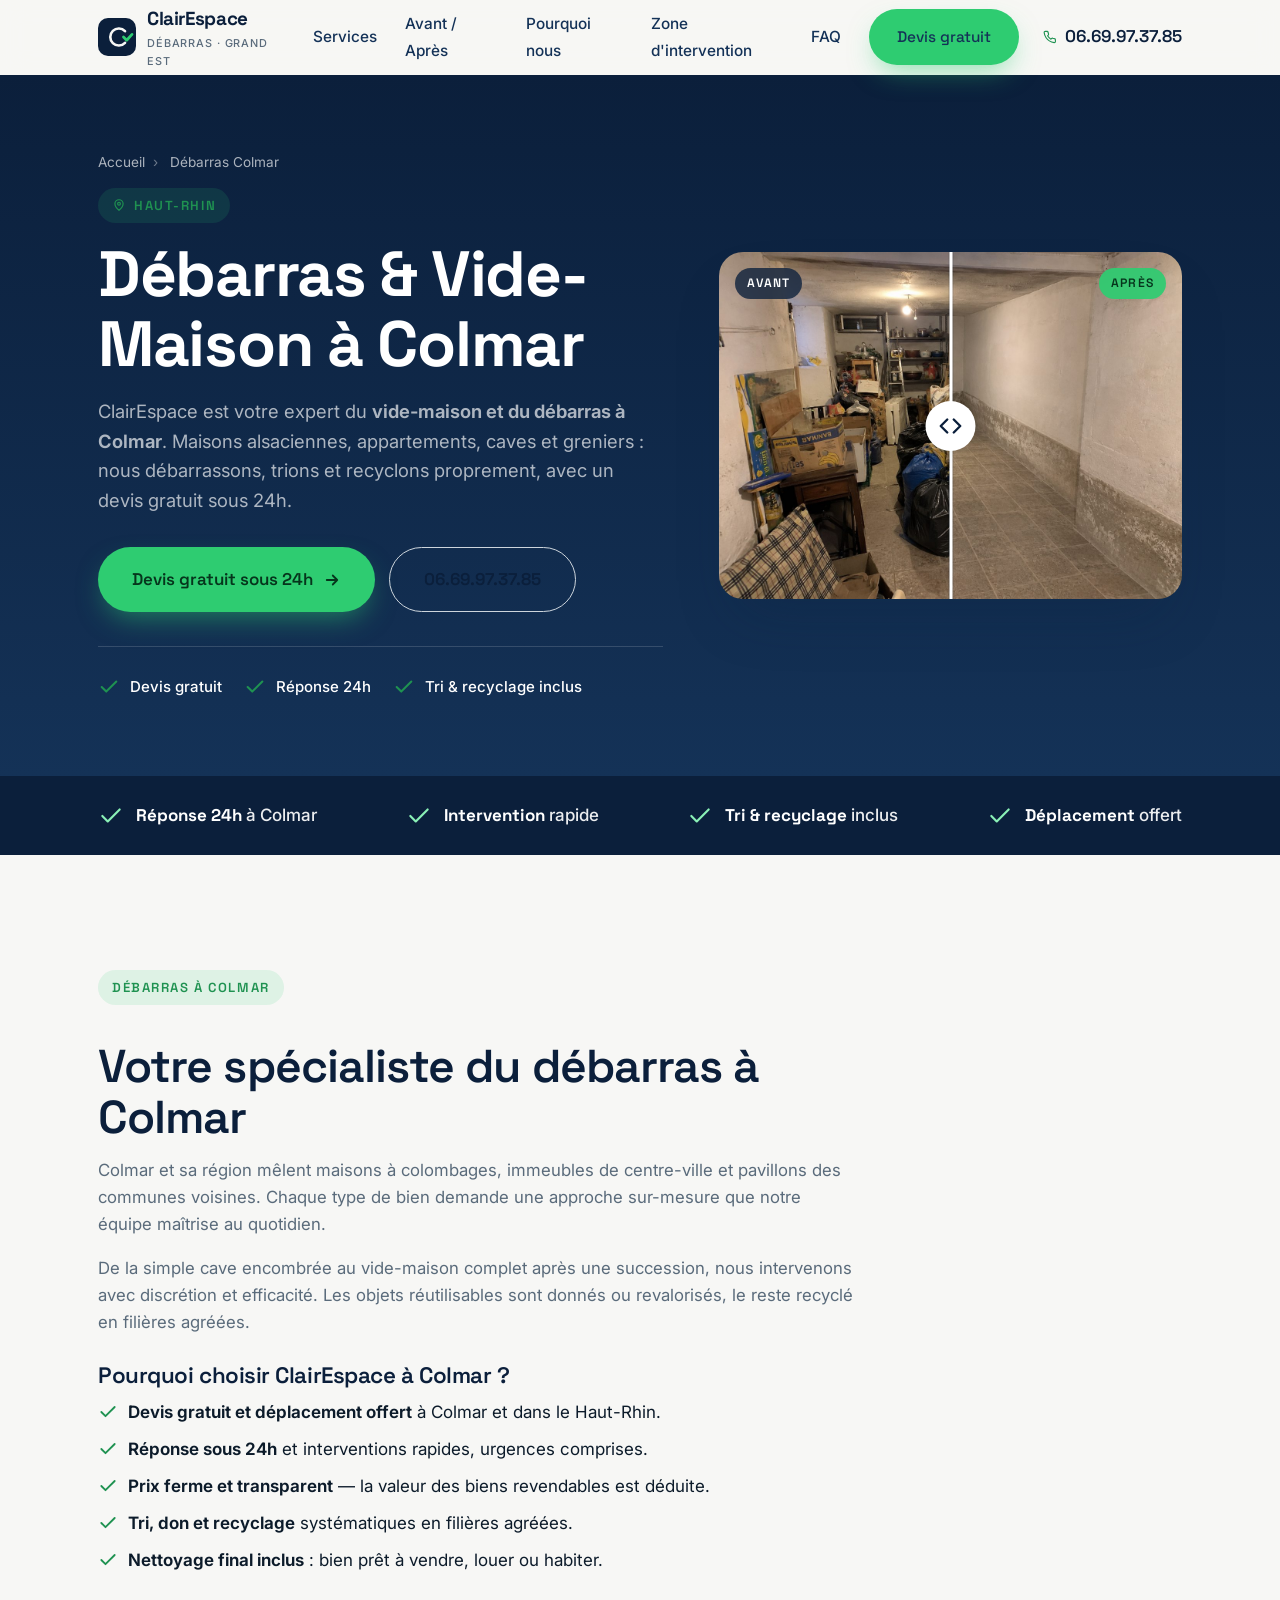
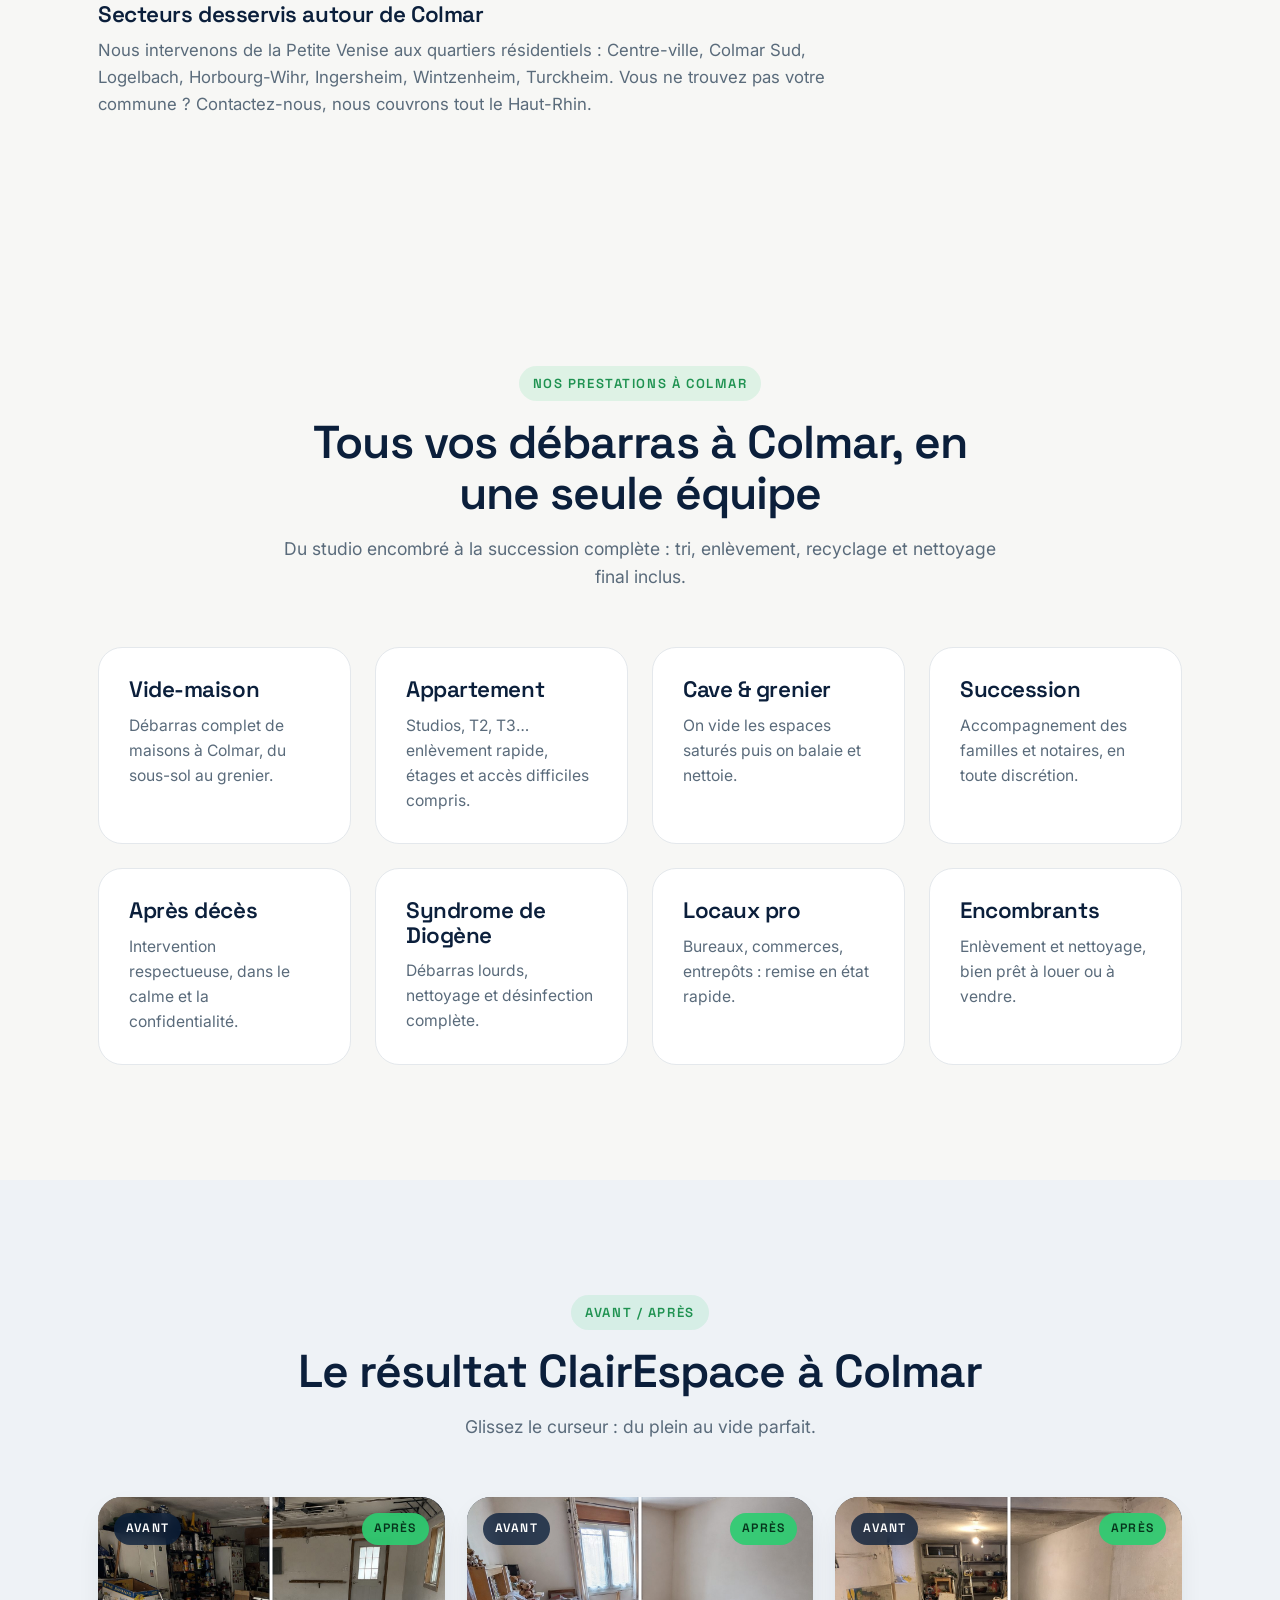
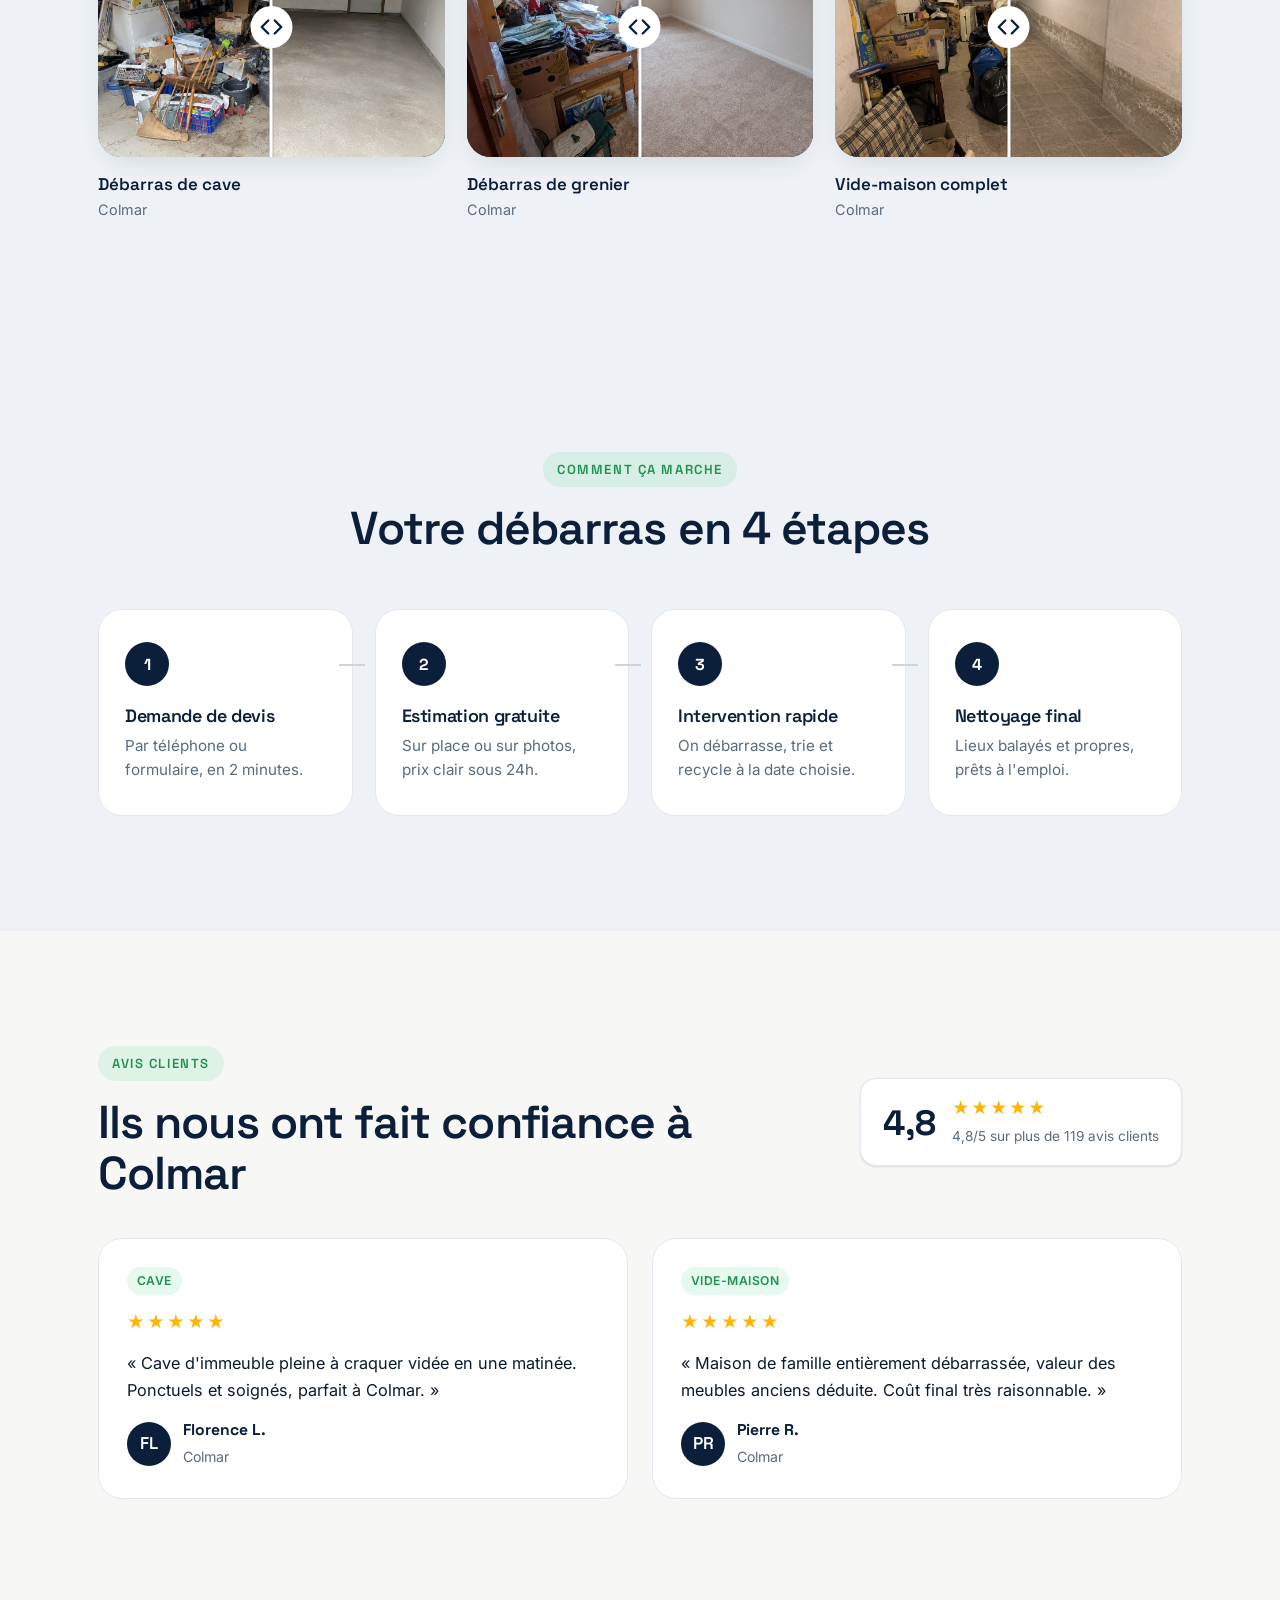
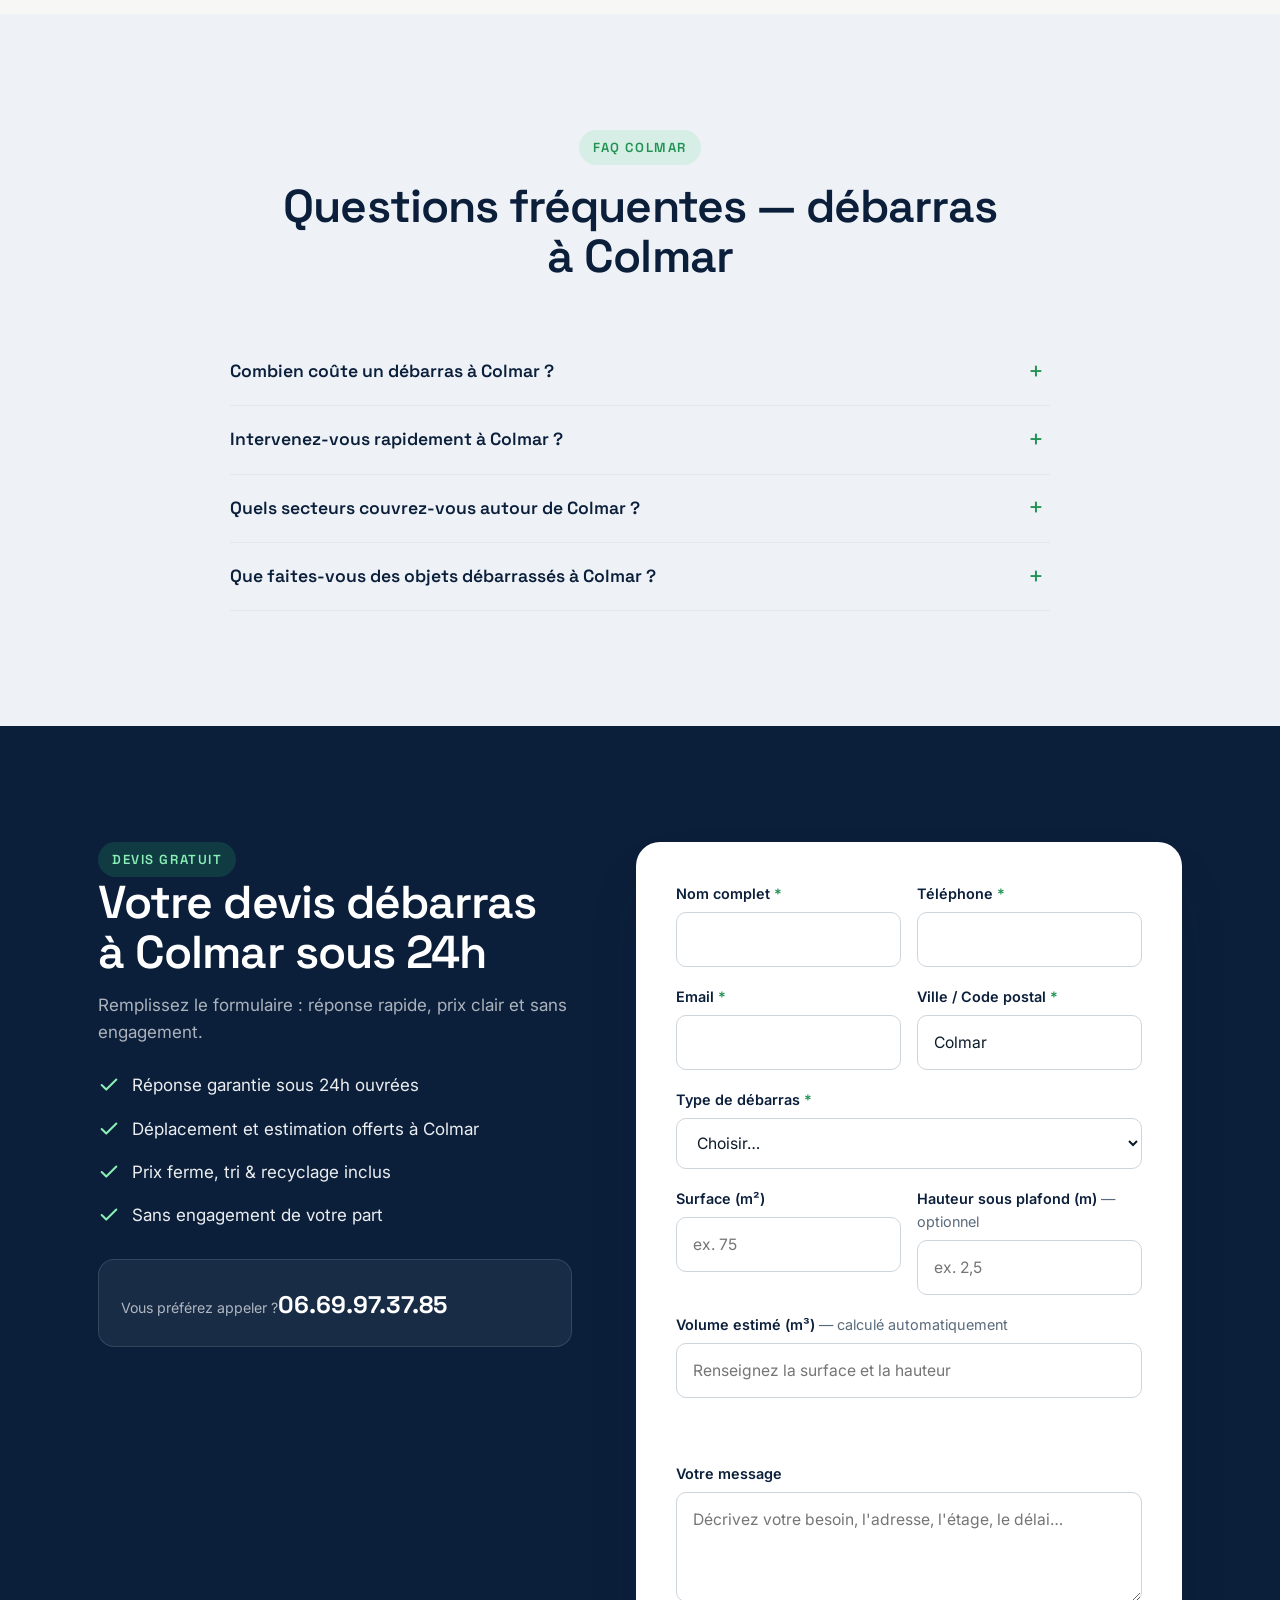
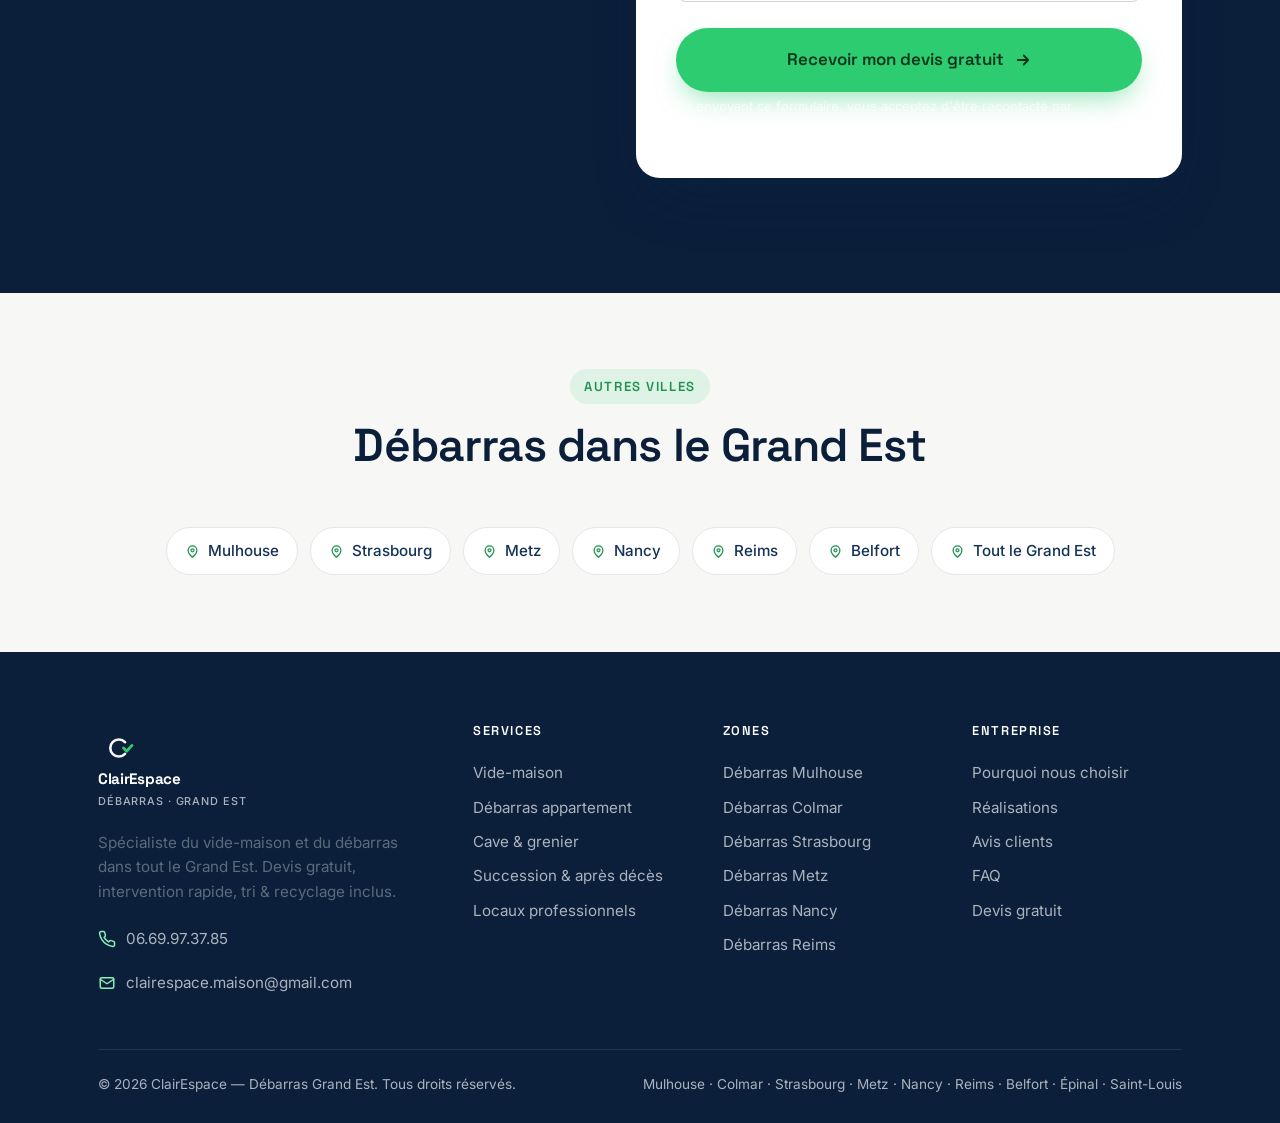
<file: debarras-colmar.html>
<!DOCTYPE html>
<html lang="fr">
<head>
<meta charset="utf-8">
<meta name="viewport" content="width=device-width, initial-scale=1">
<title>Débarras Colmar (68000) | Vide-Maison & Succession — Devis Gratuit 24h</title>
<meta name="description" content="Débarras et vide-maison à Colmar et dans le Haut-Rhin. Appartement, maison, cave, succession, après décès. Devis gratuit sous 24h, intervention rapide, tri & recyclage inclus.">
<meta name="keywords" content="débarras Colmar, vide maison Colmar, débarras appartement Colmar, débarras succession Colmar, débarras Haut-Rhin">
<meta name="robots" content="index, follow, max-image-preview:large">
<meta name="theme-color" content="#0B1F3B">
<link rel="canonical" href="https://clairespace.fr/debarras-colmar.html">
<link rel="icon" type="image/svg+xml" href="img/favicon.svg">
<meta property="og:type" content="website">
<meta property="og:locale" content="fr_FR">
<meta property="og:site_name" content="ClairEspace — Débarras Grand Est">
<meta property="og:title" content="Débarras Colmar (68000) | Vide-Maison & Succession — Devis Gratuit 24h">
<meta property="og:description" content="Débarras et vide-maison à Colmar et dans le Haut-Rhin. Appartement, maison, cave, succession, après décès. Devis gratuit sous 24h, intervention rapide, tri & recyclage inclus.">
<meta property="og:url" content="https://clairespace.fr/debarras-colmar.html">
<meta property="og:image" content="https://clairespace.fr/img/og-cover.jpg">
<meta name="twitter:card" content="summary_large_image">
<link rel="preconnect" href="https://fonts.googleapis.com">
<link rel="preconnect" href="https://fonts.gstatic.com" crossorigin>
<link rel="stylesheet" href="https://fonts.googleapis.com/css2?family=Inter:wght@400;500;600;700&family=Space+Grotesk:wght@500;600;700&display=swap">
<link rel="stylesheet" href="css/styles.css">
<script type="application/ld+json">{"@context": "https://schema.org", "@type": "HomeAndConstructionBusiness", "@id": "https://clairespace.fr/debarras-colmar.html#business", "name": "ClairEspace — Débarras Colmar", "image": "https://clairespace.fr/img/og-cover.jpg", "url": "https://clairespace.fr/debarras-colmar.html", "telephone": "+33669973785", "email": "clairespace.maison@gmail.com", "priceRange": "€€", "description": "Débarras et vide-maison à Colmar et dans le Haut-Rhin. Appartement, maison, cave, succession, après décès. Devis gratuit sous 24h, intervention rapide, tri & recyclage inclus.", "address": {"@type": "PostalAddress", "addressLocality": "Colmar", "postalCode": "68000", "addressRegion": "Grand Est", "addressCountry": "FR"}, "geo": {"@type": "GeoCoordinates", "latitude": 48.0794, "longitude": 7.3585}, "areaServed": ["Colmar", "Haut-Rhin", "Centre-ville", "Colmar Sud", "Logelbach", "Horbourg-Wihr"], "aggregateRating": {"@type": "AggregateRating", "ratingValue": "4.8", "reviewCount": "119", "bestRating": "5"}}</script>
<script type="application/ld+json">{"@context": "https://schema.org", "@type": "FAQPage", "mainEntity": [{"@type": "Question", "name": "Combien coûte un débarras à Colmar ?", "acceptedAnswer": {"@type": "Answer", "text": "Le prix dépend du volume, de l'accès et de la nature des objets. À Colmar, l'estimation et le déplacement sont gratuits : vous recevez un devis ferme sous 24h. La valeur des biens revendables peut être déduite, voire rendre le débarras gratuit."}}, {"@type": "Question", "name": "Intervenez-vous rapidement à Colmar ?", "acceptedAnswer": {"@type": "Answer", "text": "Oui. Nous répondons sous 24h et intervenons en quelques jours à Colmar et alentours. En cas d'urgence (vente, succession, fin de bail), une intervention express est possible."}}, {"@type": "Question", "name": "Quels secteurs couvrez-vous autour de Colmar ?", "acceptedAnswer": {"@type": "Answer", "text": "Nous intervenons à Colmar et dans tout le secteur : Centre-ville, Colmar Sud, Logelbach, Horbourg-Wihr et les communes voisines, ainsi que l'ensemble du Haut-Rhin."}}, {"@type": "Question", "name": "Que faites-vous des objets débarrassés à Colmar ?", "acceptedAnswer": {"@type": "Answer", "text": "Nous trions systématiquement : dons aux associations, revalorisation des objets réutilisables et recyclage du reste en filières agréées. Une démarche éco-responsable incluse."}}]}</script>
<script type="application/ld+json">{"@context": "https://schema.org", "@type": "BreadcrumbList", "itemListElement": [{"@type": "ListItem", "position": 1, "name": "Accueil", "item": "https://clairespace.fr/"}, {"@type": "ListItem", "position": 2, "name": "Débarras Colmar", "item": "https://clairespace.fr/debarras-colmar.html"}]}</script>
</head>
<body>
<header class="site-header">
  <div class="container">
    <nav class="nav" aria-label="Navigation principale">
      <a class="brand" href="index.html" aria-label="ClairEspace, accueil">
        <img class="brand__mark" src="img/logo.svg" alt="" width="38" height="38">
        <span>ClairEspace<small>Débarras · Grand Est</small></span>
      </a>
      <ul class="nav__links">
        <li><a href="index.html#services">Services</a></li>
        <li><a href="index.html#realisations">Avant / Après</a></li>
        <li><a href="index.html#pourquoi">Pourquoi nous</a></li>
        <li><a href="index.html#zone">Zone d'intervention</a></li>
        <li><a href="index.html#faq">FAQ</a></li>
        <li><a class="btn btn--cta" href="#devis">Devis gratuit</a></li>
      </ul>
      <div class="nav__cta">
        <a class="nav__phone" href="tel:+33669973785"><svg viewBox="0 0 24 24" fill="none" stroke="currentColor" stroke-width="2" stroke-linecap="round" stroke-linejoin="round"><path d="M22 16.9v3a2 2 0 0 1-2.2 2 19.8 19.8 0 0 1-8.6-3 19.5 19.5 0 0 1-6-6 19.8 19.8 0 0 1-3.1-8.7A2 2 0 0 1 4.1 2h3a2 2 0 0 1 2 1.7c.1 1 .4 1.9.7 2.8a2 2 0 0 1-.5 2.1L8.1 9.9a16 16 0 0 0 6 6l1.3-1.3a2 2 0 0 1 2.1-.4c.9.3 1.8.5 2.8.7a2 2 0 0 1 1.7 2z"/></svg> 06.69.97.37.85</a>
        <button class="nav__toggle" aria-label="Ouvrir le menu" aria-expanded="false"><span></span></button>
      </div>
    </nav>
  </div>
</header>
<main>

<section class="local-hero">
  <div class="container">
    <div class="local-hero__inner">
      <div>
        <nav class="breadcrumb reveal" aria-label="Fil d'Ariane"><a href="index.html">Accueil</a><span>›</span> Débarras Colmar</nav>
        <span class="eyebrow reveal" data-delay="1" style="margin-top:14px"><svg viewBox="0 0 24 24" fill="none" stroke="currentColor" stroke-width="2" style="width:14px;height:14px"><path d="M12 21s7-5.2 7-11a7 7 0 1 0-14 0c0 5.8 7 11 7 11z"/><circle cx="12" cy="10" r="2.4"/></svg> Haut-Rhin</span>
        <h1 class="reveal" data-delay="1">Débarras &amp; Vide-Maison à Colmar</h1>
        <p class="reveal" data-delay="2">ClairEspace est votre expert du <strong>vide-maison et du débarras à Colmar</strong>. Maisons alsaciennes, appartements, caves et greniers : nous débarrassons, trions et recyclons proprement, avec un devis gratuit sous 24h.</p>
        <div class="hero__actions reveal" data-delay="2">
          <a class="btn btn--cta btn--lg" href="#devis">Devis gratuit sous 24h <svg viewBox="0 0 24 24" fill="none" stroke="currentColor" stroke-width="2.4" stroke-linecap="round" stroke-linejoin="round"><path d="M5 12h14M13 6l6 6-6 6"/></svg></a>
          <a class="btn btn--ghost btn--lg" href="tel:+33669973785">06.69.97.37.85</a>
        </div>
        <ul class="hero__trust reveal" data-delay="3" style="border-color:rgba(255,255,255,.15)">
          <li class="hero__trust-item" style="color:#fff"><svg viewBox="0 0 24 24" fill="none" stroke="currentColor" stroke-width="2.2" stroke-linecap="round" stroke-linejoin="round"><path d="M20 6 9 17l-5-5"/></svg> Devis gratuit</li>
          <li class="hero__trust-item" style="color:#fff"><svg viewBox="0 0 24 24" fill="none" stroke="currentColor" stroke-width="2.2" stroke-linecap="round" stroke-linejoin="round"><path d="M20 6 9 17l-5-5"/></svg> Réponse 24h</li>
          <li class="hero__trust-item" style="color:#fff"><svg viewBox="0 0 24 24" fill="none" stroke="currentColor" stroke-width="2.2" stroke-linecap="round" stroke-linejoin="round"><path d="M20 6 9 17l-5-5"/></svg> Tri &amp; recyclage inclus</li>
        </ul>
      </div>
      <div class="hero__media reveal" data-delay="2">
        <div class="ba ba--card" data-ba>
          <div class="ba__img ba__after"><img src="img/after-salon.jpg" alt="Logement vidé et propre après débarras à Colmar" loading="eager" width="800" height="600"></div>
          <div class="ba__img ba__before"><img src="img/before-salon.jpg" alt="Logement encombré avant débarras à Colmar" loading="eager" width="800" height="600"></div>
          <span class="ba__tag ba__tag--before">Avant</span><span class="ba__tag ba__tag--after">Après</span>
          <div class="ba__handle"><div class="ba__grip"><svg viewBox="0 0 24 24" fill="none" stroke="currentColor" stroke-width="2.2" stroke-linecap="round" stroke-linejoin="round"><path d="M9 6 3 12l6 6M15 6l6 6-6 6"/></svg></div></div>
          <input class="ba__range" type="range" min="0" max="100" value="50" aria-label="Comparer avant et après à Colmar">
        </div>
      </div>
    </div>
  </div>
</section>

<section class="strip" aria-label="Nos engagements">
  <div class="container"><div class="strip__inner">
    <div class="strip__item"><svg viewBox="0 0 24 24" fill="none" stroke="currentColor" stroke-width="2" stroke-linecap="round" stroke-linejoin="round"><path d="M20 6 9 17l-5-5"/></svg><span><b>Réponse 24h</b> à Colmar</span></div>
    <div class="strip__item"><svg viewBox="0 0 24 24" fill="none" stroke="currentColor" stroke-width="2" stroke-linecap="round" stroke-linejoin="round"><path d="M20 6 9 17l-5-5"/></svg><span><b>Intervention</b> rapide</span></div>
    <div class="strip__item"><svg viewBox="0 0 24 24" fill="none" stroke="currentColor" stroke-width="2" stroke-linecap="round" stroke-linejoin="round"><path d="M20 6 9 17l-5-5"/></svg><span><b>Tri &amp; recyclage</b> inclus</span></div>
    <div class="strip__item"><svg viewBox="0 0 24 24" fill="none" stroke="currentColor" stroke-width="2" stroke-linecap="round" stroke-linejoin="round"><path d="M20 6 9 17l-5-5"/></svg><span><b>Déplacement</b> offert</span></div>
  </div></div>
</section>

<section class="section">
  <div class="container">
    <div class="prose reveal">
      <span class="eyebrow">Débarras à Colmar</span>
      <h2>Votre spécialiste du débarras à Colmar</h2>
      <p>Colmar et sa région mêlent maisons à colombages, immeubles de centre-ville et pavillons des communes voisines. Chaque type de bien demande une approche sur-mesure que notre équipe maîtrise au quotidien.</p>
      <p>De la simple cave encombrée au vide-maison complet après une succession, nous intervenons avec discrétion et efficacité. Les objets réutilisables sont donnés ou revalorisés, le reste recyclé en filières agréées.</p>
      <h3>Pourquoi choisir ClairEspace à Colmar ?</h3>
      <ul class="ticks">
        <li><svg viewBox="0 0 24 24" fill="none" stroke="currentColor" stroke-width="2.2" stroke-linecap="round" stroke-linejoin="round"><path d="M20 6 9 17l-5-5"/></svg> <span><strong>Devis gratuit et déplacement offert</strong> à Colmar et dans le Haut-Rhin.</span></li>
        <li><svg viewBox="0 0 24 24" fill="none" stroke="currentColor" stroke-width="2.2" stroke-linecap="round" stroke-linejoin="round"><path d="M20 6 9 17l-5-5"/></svg> <span><strong>Réponse sous 24h</strong> et interventions rapides, urgences comprises.</span></li>
        <li><svg viewBox="0 0 24 24" fill="none" stroke="currentColor" stroke-width="2.2" stroke-linecap="round" stroke-linejoin="round"><path d="M20 6 9 17l-5-5"/></svg> <span><strong>Prix ferme et transparent</strong> — la valeur des biens revendables est déduite.</span></li>
        <li><svg viewBox="0 0 24 24" fill="none" stroke="currentColor" stroke-width="2.2" stroke-linecap="round" stroke-linejoin="round"><path d="M20 6 9 17l-5-5"/></svg> <span><strong>Tri, don et recyclage</strong> systématiques en filières agréées.</span></li>
        <li><svg viewBox="0 0 24 24" fill="none" stroke="currentColor" stroke-width="2.2" stroke-linecap="round" stroke-linejoin="round"><path d="M20 6 9 17l-5-5"/></svg> <span><strong>Nettoyage final inclus</strong> : bien prêt à vendre, louer ou habiter.</span></li>
      </ul>
      <h3>Secteurs desservis autour de Colmar</h3>
      <p>Nous intervenons de la Petite Venise aux quartiers résidentiels : Centre-ville, Colmar Sud, Logelbach, Horbourg-Wihr, Ingersheim, Wintzenheim, Turckheim. Vous ne trouvez pas votre commune ? Contactez-nous, nous couvrons tout le Haut-Rhin.</p>
    </div>
  </div>
</section>

<section class="section" id="services">
  <div class="container">
    <div class="section-head section-head--center reveal">
      <span class="eyebrow">Nos prestations à Colmar</span>
      <h2>Tous vos débarras à Colmar, en une seule équipe</h2>
      <p>Du studio encombré à la succession complète : tri, enlèvement, recyclage et nettoyage final inclus.</p>
    </div>
    <div class="grid grid--4">
      <article class="card reveal"><h3>Vide-maison</h3><p>Débarras complet de maisons à Colmar, du sous-sol au grenier.</p></article>
      <article class="card reveal" data-delay="1"><h3>Appartement</h3><p>Studios, T2, T3… enlèvement rapide, étages et accès difficiles compris.</p></article>
      <article class="card reveal" data-delay="2"><h3>Cave & grenier</h3><p>On vide les espaces saturés puis on balaie et nettoie.</p></article>
      <article class="card reveal" data-delay="3"><h3>Succession</h3><p>Accompagnement des familles et notaires, en toute discrétion.</p></article>
      <article class="card reveal"><h3>Après décès</h3><p>Intervention respectueuse, dans le calme et la confidentialité.</p></article>
      <article class="card reveal" data-delay="1"><h3>Syndrome de Diogène</h3><p>Débarras lourds, nettoyage et désinfection complète.</p></article>
      <article class="card reveal" data-delay="2"><h3>Locaux pro</h3><p>Bureaux, commerces, entrepôts : remise en état rapide.</p></article>
      <article class="card reveal" data-delay="3"><h3>Encombrants</h3><p>Enlèvement et nettoyage, bien prêt à louer ou à vendre.</p></article>
    </div>
  </div>
</section>

<section class="section section--tint">
  <div class="container">
    <div class="section-head section-head--center reveal">
      <span class="eyebrow">Avant / Après</span>
      <h2>Le résultat ClairEspace à Colmar</h2>
      <p>Glissez le curseur : du plein au vide parfait.</p>
    </div>
    <div class="gallery">
      <figure class="reveal"><div class="ba ba--card" data-ba>
        <div class="ba__img ba__after"><img src="img/after-cave.jpg" alt="Cave vidée à Colmar" loading="lazy" width="800" height="600"></div>
        <div class="ba__img ba__before"><img src="img/before-cave.jpg" alt="Cave encombrée à Colmar" loading="lazy" width="800" height="600"></div>
        <span class="ba__tag ba__tag--before">Avant</span><span class="ba__tag ba__tag--after">Après</span>
        <div class="ba__handle"><div class="ba__grip"><svg viewBox="0 0 24 24" fill="none" stroke="currentColor" stroke-width="2.2" stroke-linecap="round" stroke-linejoin="round"><path d="M9 6 3 12l6 6M15 6l6 6-6 6"/></svg></div></div>
        <input class="ba__range" type="range" min="0" max="100" value="50" aria-label="Comparer cave à Colmar"></div>
        <figcaption>Débarras de cave<span>Colmar</span></figcaption></figure>
      <figure class="reveal" data-delay="1"><div class="ba ba--card" data-ba>
        <div class="ba__img ba__after"><img src="img/after-grenier.jpg" alt="Grenier vidé à Colmar" loading="lazy" width="800" height="600"></div>
        <div class="ba__img ba__before"><img src="img/before-grenier.jpg" alt="Grenier encombré à Colmar" loading="lazy" width="800" height="600"></div>
        <span class="ba__tag ba__tag--before">Avant</span><span class="ba__tag ba__tag--after">Après</span>
        <div class="ba__handle"><div class="ba__grip"><svg viewBox="0 0 24 24" fill="none" stroke="currentColor" stroke-width="2.2" stroke-linecap="round" stroke-linejoin="round"><path d="M9 6 3 12l6 6M15 6l6 6-6 6"/></svg></div></div>
        <input class="ba__range" type="range" min="0" max="100" value="50" aria-label="Comparer grenier à Colmar"></div>
        <figcaption>Débarras de grenier<span>Colmar</span></figcaption></figure>
      <figure class="reveal" data-delay="2"><div class="ba ba--card" data-ba>
        <div class="ba__img ba__after"><img src="img/after-salon.jpg" alt="Maison vidée à Colmar" loading="lazy" width="800" height="600"></div>
        <div class="ba__img ba__before"><img src="img/before-salon.jpg" alt="Maison encombrée à Colmar" loading="lazy" width="800" height="600"></div>
        <span class="ba__tag ba__tag--before">Avant</span><span class="ba__tag ba__tag--after">Après</span>
        <div class="ba__handle"><div class="ba__grip"><svg viewBox="0 0 24 24" fill="none" stroke="currentColor" stroke-width="2.2" stroke-linecap="round" stroke-linejoin="round"><path d="M9 6 3 12l6 6M15 6l6 6-6 6"/></svg></div></div>
        <input class="ba__range" type="range" min="0" max="100" value="50" aria-label="Comparer vide-maison à Colmar"></div>
        <figcaption>Vide-maison complet<span>Colmar</span></figcaption></figure>
    </div>
  </div>
</section>

<section class="section section--tint">
  <div class="container">
    <div class="section-head section-head--center reveal">
      <span class="eyebrow">Comment ça marche</span>
      <h2>Votre débarras en 4 étapes</h2>
    </div>
    <div class="steps">
      <div class="step reveal"><div class="step__num">1</div><h3>Demande de devis</h3><p>Par téléphone ou formulaire, en 2 minutes.</p></div>
      <div class="step reveal" data-delay="1"><div class="step__num">2</div><h3>Estimation gratuite</h3><p>Sur place ou sur photos, prix clair sous 24h.</p></div>
      <div class="step reveal" data-delay="2"><div class="step__num">3</div><h3>Intervention rapide</h3><p>On débarrasse, trie et recycle à la date choisie.</p></div>
      <div class="step reveal" data-delay="3"><div class="step__num">4</div><h3>Nettoyage final</h3><p>Lieux balayés et propres, prêts à l'emploi.</p></div>
    </div>
  </div>
</section>

<section class="section">
  <div class="container">
    <div class="reviews-head reveal">
      <div class="section-head" style="margin-bottom:0"><span class="eyebrow">Avis clients</span><h2>Ils nous ont fait confiance à Colmar</h2></div>
      <div class="rating-badge"><div class="score">4,8</div><div><div class="stars" aria-hidden="true">★★★★★</div><small>4,8/5 sur plus de 119 avis clients</small></div></div>
    </div>
    <div class="grid grid--2">
      <article class="review reveal"><span class="review__tag">Cave</span><div class="stars" aria-hidden="true">★★★★★</div><p>« Cave d'immeuble pleine à craquer vidée en une matinée. Ponctuels et soignés, parfait à Colmar. »</p><div class="review__who"><div class="review__avatar">FL</div><div><b>Florence L.</b><small>Colmar</small></div></div></article>
      <article class="review reveal" data-delay="1"><span class="review__tag">Vide-maison</span><div class="stars" aria-hidden="true">★★★★★</div><p>« Maison de famille entièrement débarrassée, valeur des meubles anciens déduite. Coût final très raisonnable. »</p><div class="review__who"><div class="review__avatar">PR</div><div><b>Pierre R.</b><small>Colmar</small></div></div></article>
    </div>
  </div>
</section>

<section class="section section--tint" id="faq">
  <div class="container">
    <div class="section-head section-head--center reveal"><span class="eyebrow">FAQ Colmar</span><h2>Questions fréquentes — débarras à Colmar</h2></div>
    <div class="faq reveal">
      <div class="faq__item"><h3 style="margin:0"><button class="faq__q" aria-expanded="false">Combien coûte un débarras à Colmar ?</button></h3><div class="faq__a"><div class="faq__a-inner">Le prix dépend du volume, de l'accès et de la nature des objets. À Colmar, l'estimation et le déplacement sont gratuits : vous recevez un devis ferme sous 24h. La valeur des biens revendables peut être déduite, voire rendre le débarras gratuit.</div></div></div>
      <div class="faq__item"><h3 style="margin:0"><button class="faq__q" aria-expanded="false">Intervenez-vous rapidement à Colmar ?</button></h3><div class="faq__a"><div class="faq__a-inner">Oui. Nous répondons sous 24h et intervenons en quelques jours à Colmar et alentours. En cas d'urgence (vente, succession, fin de bail), une intervention express est possible.</div></div></div>
      <div class="faq__item"><h3 style="margin:0"><button class="faq__q" aria-expanded="false">Quels secteurs couvrez-vous autour de Colmar ?</button></h3><div class="faq__a"><div class="faq__a-inner">Nous intervenons à Colmar et dans tout le secteur : Centre-ville, Colmar Sud, Logelbach, Horbourg-Wihr et les communes voisines, ainsi que l'ensemble du Haut-Rhin.</div></div></div>
      <div class="faq__item"><h3 style="margin:0"><button class="faq__q" aria-expanded="false">Que faites-vous des objets débarrassés à Colmar ?</button></h3><div class="faq__a"><div class="faq__a-inner">Nous trions systématiquement : dons aux associations, revalorisation des objets réutilisables et recyclage du reste en filières agréées. Une démarche éco-responsable incluse.</div></div></div>
    </div>
  </div>
</section>

<section class="section section--navy" id="devis">
  <div class="container">
    <div class="devis">
      <div class="devis__aside reveal">
        <span class="eyebrow">Devis gratuit</span>
        <h2>Votre devis débarras à Colmar sous 24h</h2>
        <p style="margin-top:14px">Remplissez le formulaire : réponse rapide, prix clair et sans engagement.</p>
        <div class="devis__points">
          <div class="devis__point"><svg viewBox="0 0 24 24" fill="none" stroke="currentColor" stroke-width="2.2" stroke-linecap="round" stroke-linejoin="round"><path d="M20 6 9 17l-5-5"/></svg><span>Réponse garantie sous 24h ouvrées</span></div>
          <div class="devis__point"><svg viewBox="0 0 24 24" fill="none" stroke="currentColor" stroke-width="2.2" stroke-linecap="round" stroke-linejoin="round"><path d="M20 6 9 17l-5-5"/></svg><span>Déplacement et estimation offerts à Colmar</span></div>
          <div class="devis__point"><svg viewBox="0 0 24 24" fill="none" stroke="currentColor" stroke-width="2.2" stroke-linecap="round" stroke-linejoin="round"><path d="M20 6 9 17l-5-5"/></svg><span>Prix ferme, tri & recyclage inclus</span></div>
          <div class="devis__point"><svg viewBox="0 0 24 24" fill="none" stroke="currentColor" stroke-width="2.2" stroke-linecap="round" stroke-linejoin="round"><path d="M20 6 9 17l-5-5"/></svg><span>Sans engagement de votre part</span></div>
        </div>
        <div class="devis__call"><small style="color:var(--on-navy-muted)">Vous préférez appeler ?</small><a href="tel:+33669973785">06.69.97.37.85</a></div>
      </div>
      <form class="form" id="devis-form" action="contact.php" method="post" novalidate>
        <input type="text" name="website" tabindex="-1" autocomplete="off" aria-hidden="true" style="position:absolute;left:-9999px;width:1px;height:1px;opacity:0">
        <div class="form__row">
          <div class="field"><label for="nom">Nom complet <span class="req">*</span></label><input id="nom" name="nom" type="text" autocomplete="name" required><span class="field__err">Merci d'indiquer votre nom.</span></div>
          <div class="field"><label for="tel">Téléphone <span class="req">*</span></label><input id="tel" name="tel" type="tel" autocomplete="tel" required><span class="field__err">Numéro invalide.</span></div>
        </div>
        <div class="form__row">
          <div class="field"><label for="email">Email <span class="req">*</span></label><input id="email" name="email" type="email" autocomplete="email" required><span class="field__err">Email invalide.</span></div>
          <div class="field"><label for="ville">Ville / Code postal <span class="req">*</span></label><input id="ville" name="ville" type="text" value="Colmar" required><span class="field__err">Merci d'indiquer votre ville.</span></div>
        </div>
        <div class="field"><label for="type">Type de débarras <span class="req">*</span></label>
          <select id="type" name="type" required><option value="">Choisir…</option><option>Vide-maison</option><option>Débarras appartement</option><option>Cave / grenier</option><option>Succession</option><option>Après décès</option><option>Syndrome de Diogène</option><option>Locaux professionnels</option><option>Encombrants / nettoyage</option></select>
          <span class="field__err">Merci de choisir un type.</span>
        </div>
        <div class="form__row">
          <div class="field"><label for="surface">Surface (m²)</label><input id="surface" name="surface" type="number" min="0" step="1" inputmode="numeric" placeholder="ex. 75"></div>
          <div class="field"><label for="hauteur">Hauteur sous plafond (m) <span style="font-weight:400;color:var(--muted)">— optionnel</span></label><input id="hauteur" name="hauteur" type="number" min="0" step="0.05" inputmode="decimal" placeholder="ex. 2,5"></div>
        </div>
        <div class="field"><label for="volume_m3">Volume estimé (m³) <span style="font-weight:400;color:var(--muted)">— calculé automatiquement</span></label><input id="volume_m3" name="volume_m3" type="text" readonly placeholder="Renseignez la surface et la hauteur"><p class="form__note">Volume = surface × hauteur sous plafond. Indicatif, pour affiner votre devis.</p></div>
        <div class="field"><label for="message">Votre message</label><textarea id="message" name="message" placeholder="Décrivez votre besoin, l'adresse, l'étage, le délai…"></textarea></div>
        <button class="btn btn--cta btn--lg btn--block" type="submit">Recevoir mon devis gratuit <svg viewBox="0 0 24 24" fill="none" stroke="currentColor" stroke-width="2.4" stroke-linecap="round" stroke-linejoin="round"><path d="M5 12h14M13 6l6 6-6 6"/></svg></button>
        <p class="form__note">En envoyant ce formulaire, vous acceptez d'être recontacté par ClairEspace.</p>
      </form>
      <div class="form__success" id="devis-success" role="status" aria-live="polite">
        <svg viewBox="0 0 24 24" fill="none" stroke="currentColor" stroke-width="2" stroke-linecap="round" stroke-linejoin="round"><circle cx="12" cy="12" r="10"/><path d="M8 12l3 3 5-6"/></svg>
        <h3 style="color:#fff">Demande envoyée, merci !</h3>
        <p>Notre équipe vous recontacte sous 24h. Urgence à Colmar ? Appelez le <a href="tel:+33669973785" style="color:#8af0b6">06.69.97.37.85</a>.</p>
      </div>
    </div>
  </div>
</section>

<section class="section section--tight">
  <div class="container">
    <div class="section-head section-head--center reveal"><span class="eyebrow">Autres villes</span><h2>Débarras dans le Grand Est</h2></div>
    <div class="cities reveal" style="justify-content:center">
      <a class="city-chip" href="debarras-mulhouse.html"><svg viewBox="0 0 24 24" fill="none" stroke="currentColor" stroke-width="2"><path d="M12 21s7-5.2 7-11a7 7 0 1 0-14 0c0 5.8 7 11 7 11z"/><circle cx="12" cy="10" r="2.4"/></svg> Mulhouse</a>
      <a class="city-chip" href="debarras-strasbourg.html"><svg viewBox="0 0 24 24" fill="none" stroke="currentColor" stroke-width="2"><path d="M12 21s7-5.2 7-11a7 7 0 1 0-14 0c0 5.8 7 11 7 11z"/><circle cx="12" cy="10" r="2.4"/></svg> Strasbourg</a>
      <a class="city-chip" href="debarras-metz.html"><svg viewBox="0 0 24 24" fill="none" stroke="currentColor" stroke-width="2"><path d="M12 21s7-5.2 7-11a7 7 0 1 0-14 0c0 5.8 7 11 7 11z"/><circle cx="12" cy="10" r="2.4"/></svg> Metz</a>
      <a class="city-chip" href="debarras-nancy.html"><svg viewBox="0 0 24 24" fill="none" stroke="currentColor" stroke-width="2"><path d="M12 21s7-5.2 7-11a7 7 0 1 0-14 0c0 5.8 7 11 7 11z"/><circle cx="12" cy="10" r="2.4"/></svg> Nancy</a>
      <a class="city-chip" href="debarras-reims.html"><svg viewBox="0 0 24 24" fill="none" stroke="currentColor" stroke-width="2"><path d="M12 21s7-5.2 7-11a7 7 0 1 0-14 0c0 5.8 7 11 7 11z"/><circle cx="12" cy="10" r="2.4"/></svg> Reims</a>
      <a class="city-chip" href="debarras-belfort.html"><svg viewBox="0 0 24 24" fill="none" stroke="currentColor" stroke-width="2"><path d="M12 21s7-5.2 7-11a7 7 0 1 0-14 0c0 5.8 7 11 7 11z"/><circle cx="12" cy="10" r="2.4"/></svg> Belfort</a>
      <a class="city-chip" href="debarras-grand-est.html"><svg viewBox="0 0 24 24" fill="none" stroke="currentColor" stroke-width="2"><path d="M12 21s7-5.2 7-11a7 7 0 1 0-14 0c0 5.8 7 11 7 11z"/><circle cx="12" cy="10" r="2.4"/></svg> Tout le Grand Est</a>
    </div>
  </div>
</section>

</main>
<footer class="footer">
  <div class="container">
    <div class="footer__grid">
      <div class="footer__brand">
        <a class="brand" href="index.html"><img class="brand__mark" src="img/logo.svg" alt="" width="38" height="38"><span>ClairEspace<small>Débarras · Grand Est</small></span></a>
        <p>Spécialiste du vide-maison et du débarras dans tout le Grand Est. Devis gratuit, intervention rapide, tri &amp; recyclage inclus.</p>
        <div class="footer__contact">
          <a href="tel:+33669973785"><svg viewBox="0 0 24 24" fill="none" stroke="currentColor" stroke-width="2" stroke-linecap="round" stroke-linejoin="round"><path d="M22 16.9v3a2 2 0 0 1-2.2 2 19.8 19.8 0 0 1-8.6-3 19.5 19.5 0 0 1-6-6 19.8 19.8 0 0 1-3.1-8.7A2 2 0 0 1 4.1 2h3a2 2 0 0 1 2 1.7c.1 1 .4 1.9.7 2.8a2 2 0 0 1-.5 2.1L8.1 9.9a16 16 0 0 0 6 6l1.3-1.3a2 2 0 0 1 2.1-.4c.9.3 1.8.5 2.8.7a2 2 0 0 1 1.7 2z"/></svg>06.69.97.37.85</a>
          <a href="mailto:clairespace.maison@gmail.com"><svg viewBox="0 0 24 24" fill="none" stroke="currentColor" stroke-width="2" stroke-linecap="round" stroke-linejoin="round"><rect x="3" y="5" width="18" height="14" rx="2"/><path d="m3 7 9 6 9-6"/></svg>clairespace.maison@gmail.com</a>
        </div>
      </div>
      <div><h4>Services</h4>
        <a href="index.html#services">Vide-maison</a><a href="index.html#services">Débarras appartement</a><a href="index.html#services">Cave &amp; grenier</a><a href="index.html#services">Succession &amp; après décès</a><a href="index.html#services">Locaux professionnels</a>
      </div>
      <div><h4>Zones</h4>
        <a href="debarras-mulhouse.html">Débarras Mulhouse</a>
        <a href="debarras-colmar.html">Débarras Colmar</a>
        <a href="debarras-strasbourg.html">Débarras Strasbourg</a>
        <a href="debarras-metz.html">Débarras Metz</a>
        <a href="debarras-nancy.html">Débarras Nancy</a>
        <a href="debarras-reims.html">Débarras Reims</a>
      </div>
      <div><h4>Entreprise</h4>
        <a href="index.html#pourquoi">Pourquoi nous choisir</a><a href="index.html#realisations">Réalisations</a><a href="index.html#avis">Avis clients</a><a href="index.html#faq">FAQ</a><a href="#devis">Devis gratuit</a>
      </div>
    </div>
    <div class="footer__bottom">
      <span>© <span data-year>2026</span> ClairEspace — Débarras Grand Est. Tous droits réservés.</span>
      <span>Mulhouse · Colmar · Strasbourg · Metz · Nancy · Reims · Belfort · Épinal · Saint-Louis</span>
    </div>
  </div>
</footer>
<div class="fab">
  <a class="btn btn--call" href="tel:+33669973785"><svg viewBox="0 0 24 24" fill="none" stroke="currentColor" stroke-width="2" stroke-linecap="round" stroke-linejoin="round"><path d="M22 16.9v3a2 2 0 0 1-2.2 2 19.8 19.8 0 0 1-8.6-3 19.5 19.5 0 0 1-6-6 19.8 19.8 0 0 1-3.1-8.7A2 2 0 0 1 4.1 2h3a2 2 0 0 1 2 1.7c.1 1 .4 1.9.7 2.8a2 2 0 0 1-.5 2.1L8.1 9.9a16 16 0 0 0 6 6l1.3-1.3a2 2 0 0 1 2.1-.4c.9.3 1.8.5 2.8.7a2 2 0 0 1 1.7 2z"/></svg>Appeler</a>
  <a class="btn btn--cta" href="#devis">Devis gratuit</a>
</div>
<script src="js/main.js" defer></script>
<script>
(function () {
  var s = document.getElementById("surface"), h = document.getElementById("hauteur"), v = document.getElementById("volume_m3");
  if (!s || !h || !v) return;
  var num = function (el) { return parseFloat((el.value || "").replace(",", ".")); };
  function calc() {
    var a = num(s), b = num(h);
    if (a > 0 && b > 0) { v.value = (a * b).toFixed(1).replace(".", ",") + " m³"; }
    else { v.value = ""; v.placeholder = a > 0 ? "Renseignez la hauteur pour estimer le volume" : "Renseignez la surface et la hauteur"; }
  }
  s.addEventListener("input", calc); h.addEventListener("input", calc);
})();
</script>
</body>
</html>
</file>
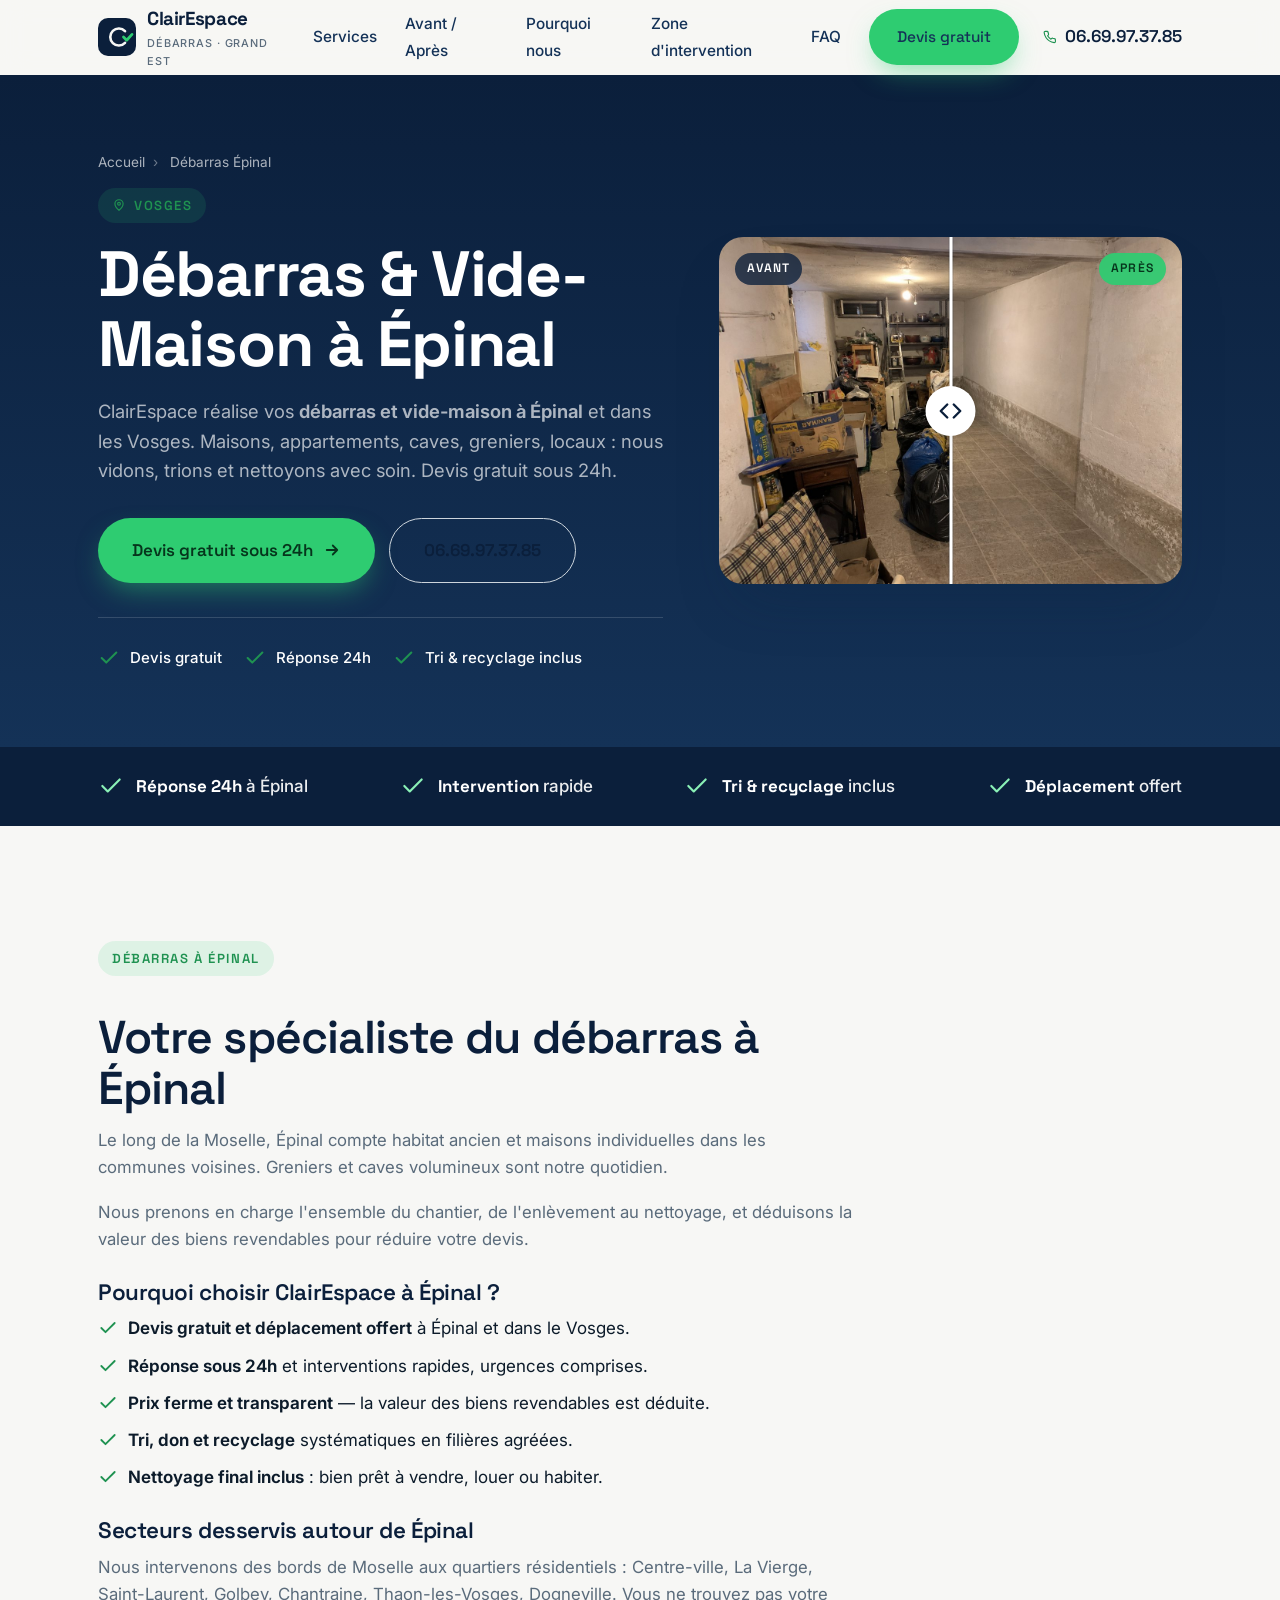
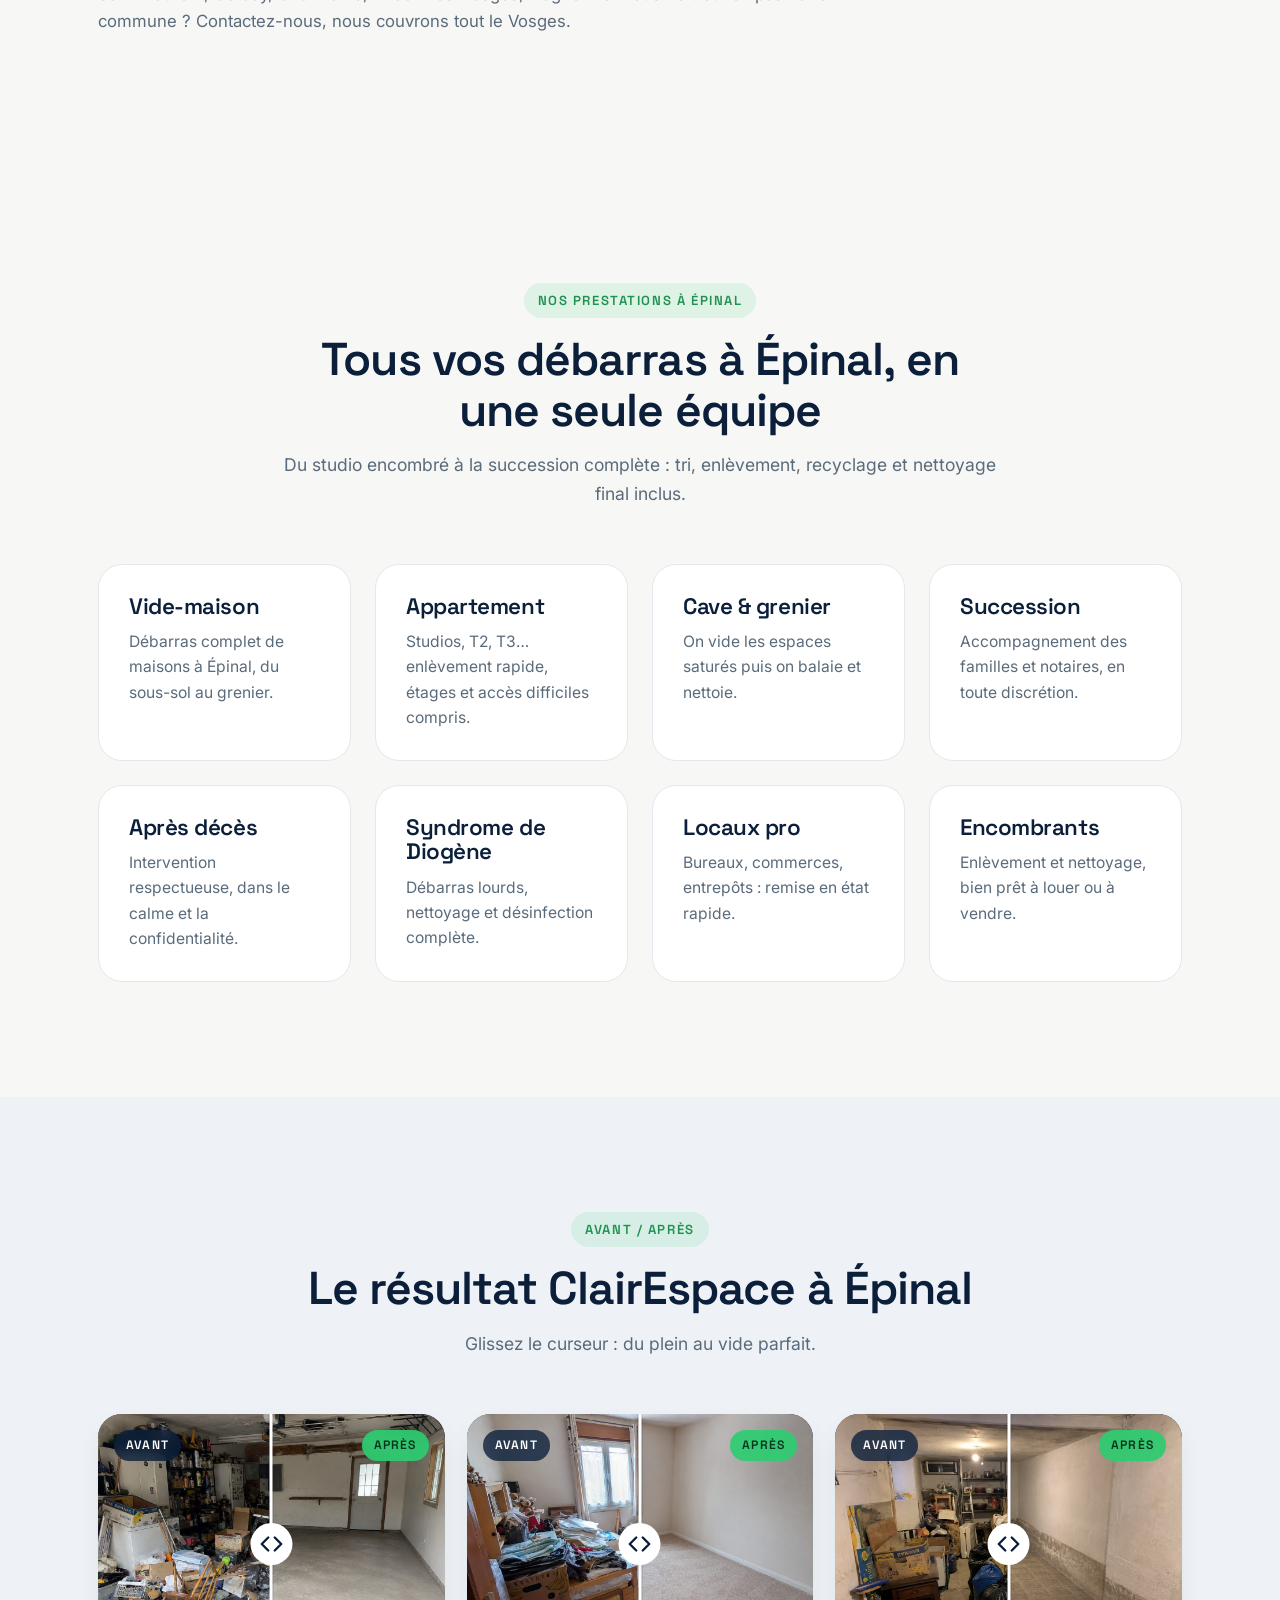
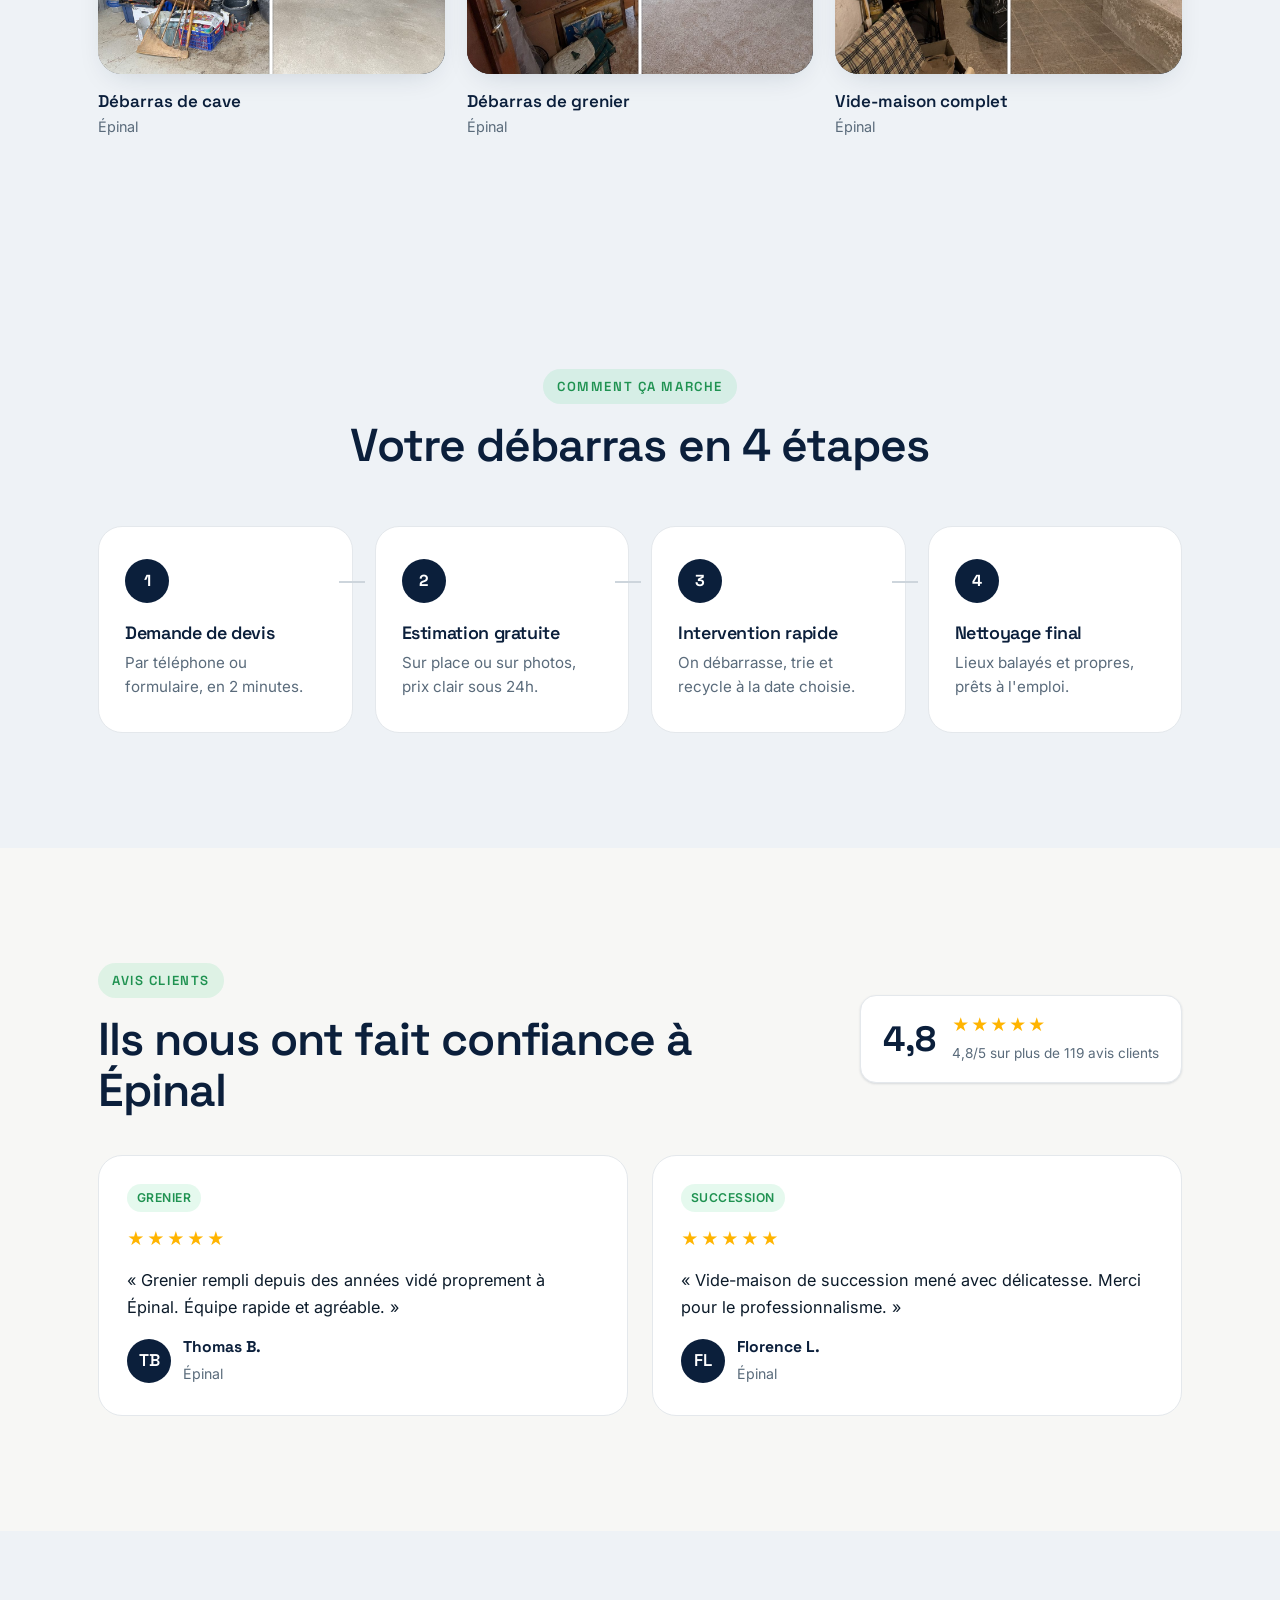
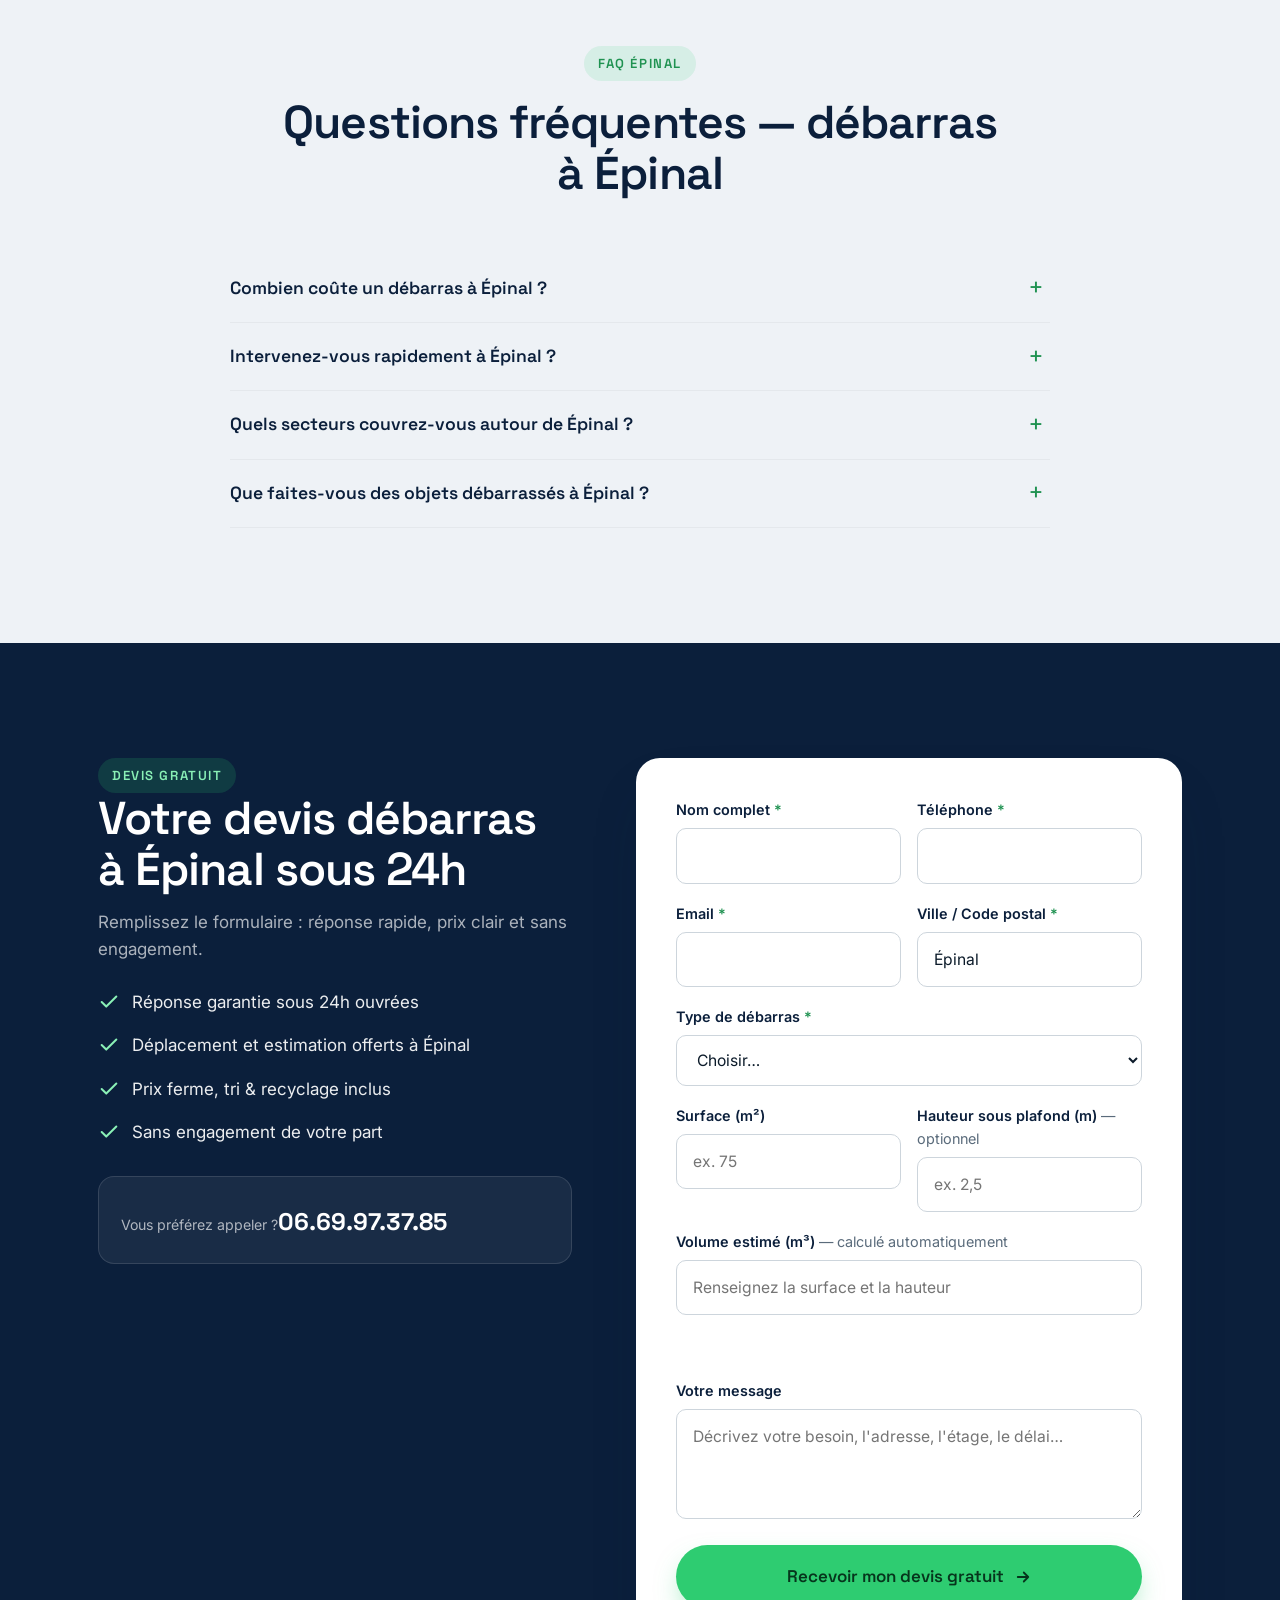
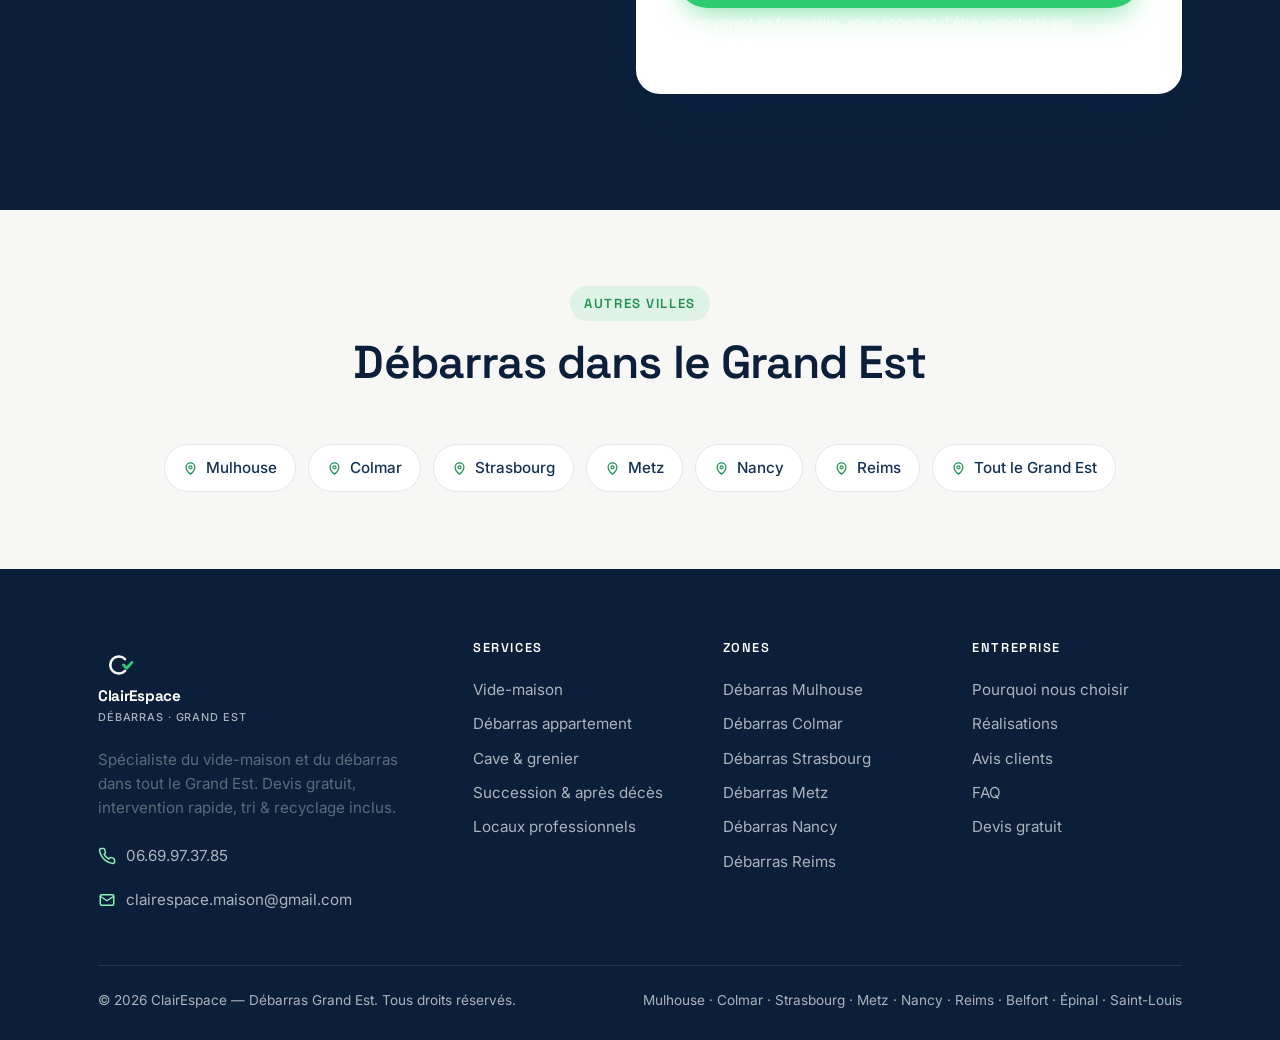
<file: debarras-epinal.html>
<!DOCTYPE html>
<html lang="fr">
<head>
<meta charset="utf-8">
<meta name="viewport" content="width=device-width, initial-scale=1">
<title>Débarras Épinal (88000) | Vide-Maison & Succession — Devis Gratuit 24h</title>
<meta name="description" content="Débarras et vide-maison à Épinal et dans le Vosges. Appartement, maison, cave, succession, après décès. Devis gratuit sous 24h, intervention rapide, tri & recyclage inclus.">
<meta name="keywords" content="débarras Épinal, vide maison Épinal, débarras appartement Épinal, débarras succession Épinal, débarras Vosges">
<meta name="robots" content="index, follow, max-image-preview:large">
<meta name="theme-color" content="#0B1F3B">
<link rel="canonical" href="https://clairespace.fr/debarras-epinal.html">
<link rel="icon" type="image/svg+xml" href="img/favicon.svg">
<meta property="og:type" content="website">
<meta property="og:locale" content="fr_FR">
<meta property="og:site_name" content="ClairEspace — Débarras Grand Est">
<meta property="og:title" content="Débarras Épinal (88000) | Vide-Maison & Succession — Devis Gratuit 24h">
<meta property="og:description" content="Débarras et vide-maison à Épinal et dans le Vosges. Appartement, maison, cave, succession, après décès. Devis gratuit sous 24h, intervention rapide, tri & recyclage inclus.">
<meta property="og:url" content="https://clairespace.fr/debarras-epinal.html">
<meta property="og:image" content="https://clairespace.fr/img/og-cover.jpg">
<meta name="twitter:card" content="summary_large_image">
<link rel="preconnect" href="https://fonts.googleapis.com">
<link rel="preconnect" href="https://fonts.gstatic.com" crossorigin>
<link rel="stylesheet" href="https://fonts.googleapis.com/css2?family=Inter:wght@400;500;600;700&family=Space+Grotesk:wght@500;600;700&display=swap">
<link rel="stylesheet" href="css/styles.css">
<script type="application/ld+json">{"@context": "https://schema.org", "@type": "HomeAndConstructionBusiness", "@id": "https://clairespace.fr/debarras-epinal.html#business", "name": "ClairEspace — Débarras Épinal", "image": "https://clairespace.fr/img/og-cover.jpg", "url": "https://clairespace.fr/debarras-epinal.html", "telephone": "+33669973785", "email": "clairespace.maison@gmail.com", "priceRange": "€€", "description": "Débarras et vide-maison à Épinal et dans le Vosges. Appartement, maison, cave, succession, après décès. Devis gratuit sous 24h, intervention rapide, tri & recyclage inclus.", "address": {"@type": "PostalAddress", "addressLocality": "Épinal", "postalCode": "88000", "addressRegion": "Grand Est", "addressCountry": "FR"}, "geo": {"@type": "GeoCoordinates", "latitude": 48.1744, "longitude": 6.4515}, "areaServed": ["Épinal", "Vosges", "Centre-ville", "La Vierge", "Saint-Laurent", "Golbey"], "aggregateRating": {"@type": "AggregateRating", "ratingValue": "4.8", "reviewCount": "119", "bestRating": "5"}}</script>
<script type="application/ld+json">{"@context": "https://schema.org", "@type": "FAQPage", "mainEntity": [{"@type": "Question", "name": "Combien coûte un débarras à Épinal ?", "acceptedAnswer": {"@type": "Answer", "text": "Le prix dépend du volume, de l'accès et de la nature des objets. À Épinal, l'estimation et le déplacement sont gratuits : vous recevez un devis ferme sous 24h. La valeur des biens revendables peut être déduite, voire rendre le débarras gratuit."}}, {"@type": "Question", "name": "Intervenez-vous rapidement à Épinal ?", "acceptedAnswer": {"@type": "Answer", "text": "Oui. Nous répondons sous 24h et intervenons en quelques jours à Épinal et alentours. En cas d'urgence (vente, succession, fin de bail), une intervention express est possible."}}, {"@type": "Question", "name": "Quels secteurs couvrez-vous autour de Épinal ?", "acceptedAnswer": {"@type": "Answer", "text": "Nous intervenons à Épinal et dans tout le secteur : Centre-ville, La Vierge, Saint-Laurent, Golbey et les communes voisines, ainsi que l'ensemble du Vosges."}}, {"@type": "Question", "name": "Que faites-vous des objets débarrassés à Épinal ?", "acceptedAnswer": {"@type": "Answer", "text": "Nous trions systématiquement : dons aux associations, revalorisation des objets réutilisables et recyclage du reste en filières agréées. Une démarche éco-responsable incluse."}}]}</script>
<script type="application/ld+json">{"@context": "https://schema.org", "@type": "BreadcrumbList", "itemListElement": [{"@type": "ListItem", "position": 1, "name": "Accueil", "item": "https://clairespace.fr/"}, {"@type": "ListItem", "position": 2, "name": "Débarras Épinal", "item": "https://clairespace.fr/debarras-epinal.html"}]}</script>
</head>
<body>
<header class="site-header">
  <div class="container">
    <nav class="nav" aria-label="Navigation principale">
      <a class="brand" href="index.html" aria-label="ClairEspace, accueil">
        <img class="brand__mark" src="img/logo.svg" alt="" width="38" height="38">
        <span>ClairEspace<small>Débarras · Grand Est</small></span>
      </a>
      <ul class="nav__links">
        <li><a href="index.html#services">Services</a></li>
        <li><a href="index.html#realisations">Avant / Après</a></li>
        <li><a href="index.html#pourquoi">Pourquoi nous</a></li>
        <li><a href="index.html#zone">Zone d'intervention</a></li>
        <li><a href="index.html#faq">FAQ</a></li>
        <li><a class="btn btn--cta" href="#devis">Devis gratuit</a></li>
      </ul>
      <div class="nav__cta">
        <a class="nav__phone" href="tel:+33669973785"><svg viewBox="0 0 24 24" fill="none" stroke="currentColor" stroke-width="2" stroke-linecap="round" stroke-linejoin="round"><path d="M22 16.9v3a2 2 0 0 1-2.2 2 19.8 19.8 0 0 1-8.6-3 19.5 19.5 0 0 1-6-6 19.8 19.8 0 0 1-3.1-8.7A2 2 0 0 1 4.1 2h3a2 2 0 0 1 2 1.7c.1 1 .4 1.9.7 2.8a2 2 0 0 1-.5 2.1L8.1 9.9a16 16 0 0 0 6 6l1.3-1.3a2 2 0 0 1 2.1-.4c.9.3 1.8.5 2.8.7a2 2 0 0 1 1.7 2z"/></svg> 06.69.97.37.85</a>
        <button class="nav__toggle" aria-label="Ouvrir le menu" aria-expanded="false"><span></span></button>
      </div>
    </nav>
  </div>
</header>
<main>

<section class="local-hero">
  <div class="container">
    <div class="local-hero__inner">
      <div>
        <nav class="breadcrumb reveal" aria-label="Fil d'Ariane"><a href="index.html">Accueil</a><span>›</span> Débarras Épinal</nav>
        <span class="eyebrow reveal" data-delay="1" style="margin-top:14px"><svg viewBox="0 0 24 24" fill="none" stroke="currentColor" stroke-width="2" style="width:14px;height:14px"><path d="M12 21s7-5.2 7-11a7 7 0 1 0-14 0c0 5.8 7 11 7 11z"/><circle cx="12" cy="10" r="2.4"/></svg> Vosges</span>
        <h1 class="reveal" data-delay="1">Débarras &amp; Vide-Maison à Épinal</h1>
        <p class="reveal" data-delay="2">ClairEspace réalise vos <strong>débarras et vide-maison à Épinal</strong> et dans les Vosges. Maisons, appartements, caves, greniers, locaux : nous vidons, trions et nettoyons avec soin. Devis gratuit sous 24h.</p>
        <div class="hero__actions reveal" data-delay="2">
          <a class="btn btn--cta btn--lg" href="#devis">Devis gratuit sous 24h <svg viewBox="0 0 24 24" fill="none" stroke="currentColor" stroke-width="2.4" stroke-linecap="round" stroke-linejoin="round"><path d="M5 12h14M13 6l6 6-6 6"/></svg></a>
          <a class="btn btn--ghost btn--lg" href="tel:+33669973785">06.69.97.37.85</a>
        </div>
        <ul class="hero__trust reveal" data-delay="3" style="border-color:rgba(255,255,255,.15)">
          <li class="hero__trust-item" style="color:#fff"><svg viewBox="0 0 24 24" fill="none" stroke="currentColor" stroke-width="2.2" stroke-linecap="round" stroke-linejoin="round"><path d="M20 6 9 17l-5-5"/></svg> Devis gratuit</li>
          <li class="hero__trust-item" style="color:#fff"><svg viewBox="0 0 24 24" fill="none" stroke="currentColor" stroke-width="2.2" stroke-linecap="round" stroke-linejoin="round"><path d="M20 6 9 17l-5-5"/></svg> Réponse 24h</li>
          <li class="hero__trust-item" style="color:#fff"><svg viewBox="0 0 24 24" fill="none" stroke="currentColor" stroke-width="2.2" stroke-linecap="round" stroke-linejoin="round"><path d="M20 6 9 17l-5-5"/></svg> Tri &amp; recyclage inclus</li>
        </ul>
      </div>
      <div class="hero__media reveal" data-delay="2">
        <div class="ba ba--card" data-ba>
          <div class="ba__img ba__after"><img src="img/after-salon.jpg" alt="Logement vidé et propre après débarras à Épinal" loading="eager" width="800" height="600"></div>
          <div class="ba__img ba__before"><img src="img/before-salon.jpg" alt="Logement encombré avant débarras à Épinal" loading="eager" width="800" height="600"></div>
          <span class="ba__tag ba__tag--before">Avant</span><span class="ba__tag ba__tag--after">Après</span>
          <div class="ba__handle"><div class="ba__grip"><svg viewBox="0 0 24 24" fill="none" stroke="currentColor" stroke-width="2.2" stroke-linecap="round" stroke-linejoin="round"><path d="M9 6 3 12l6 6M15 6l6 6-6 6"/></svg></div></div>
          <input class="ba__range" type="range" min="0" max="100" value="50" aria-label="Comparer avant et après à Épinal">
        </div>
      </div>
    </div>
  </div>
</section>

<section class="strip" aria-label="Nos engagements">
  <div class="container"><div class="strip__inner">
    <div class="strip__item"><svg viewBox="0 0 24 24" fill="none" stroke="currentColor" stroke-width="2" stroke-linecap="round" stroke-linejoin="round"><path d="M20 6 9 17l-5-5"/></svg><span><b>Réponse 24h</b> à Épinal</span></div>
    <div class="strip__item"><svg viewBox="0 0 24 24" fill="none" stroke="currentColor" stroke-width="2" stroke-linecap="round" stroke-linejoin="round"><path d="M20 6 9 17l-5-5"/></svg><span><b>Intervention</b> rapide</span></div>
    <div class="strip__item"><svg viewBox="0 0 24 24" fill="none" stroke="currentColor" stroke-width="2" stroke-linecap="round" stroke-linejoin="round"><path d="M20 6 9 17l-5-5"/></svg><span><b>Tri &amp; recyclage</b> inclus</span></div>
    <div class="strip__item"><svg viewBox="0 0 24 24" fill="none" stroke="currentColor" stroke-width="2" stroke-linecap="round" stroke-linejoin="round"><path d="M20 6 9 17l-5-5"/></svg><span><b>Déplacement</b> offert</span></div>
  </div></div>
</section>

<section class="section">
  <div class="container">
    <div class="prose reveal">
      <span class="eyebrow">Débarras à Épinal</span>
      <h2>Votre spécialiste du débarras à Épinal</h2>
      <p>Le long de la Moselle, Épinal compte habitat ancien et maisons individuelles dans les communes voisines. Greniers et caves volumineux sont notre quotidien.</p>
      <p>Nous prenons en charge l'ensemble du chantier, de l'enlèvement au nettoyage, et déduisons la valeur des biens revendables pour réduire votre devis.</p>
      <h3>Pourquoi choisir ClairEspace à Épinal ?</h3>
      <ul class="ticks">
        <li><svg viewBox="0 0 24 24" fill="none" stroke="currentColor" stroke-width="2.2" stroke-linecap="round" stroke-linejoin="round"><path d="M20 6 9 17l-5-5"/></svg> <span><strong>Devis gratuit et déplacement offert</strong> à Épinal et dans le Vosges.</span></li>
        <li><svg viewBox="0 0 24 24" fill="none" stroke="currentColor" stroke-width="2.2" stroke-linecap="round" stroke-linejoin="round"><path d="M20 6 9 17l-5-5"/></svg> <span><strong>Réponse sous 24h</strong> et interventions rapides, urgences comprises.</span></li>
        <li><svg viewBox="0 0 24 24" fill="none" stroke="currentColor" stroke-width="2.2" stroke-linecap="round" stroke-linejoin="round"><path d="M20 6 9 17l-5-5"/></svg> <span><strong>Prix ferme et transparent</strong> — la valeur des biens revendables est déduite.</span></li>
        <li><svg viewBox="0 0 24 24" fill="none" stroke="currentColor" stroke-width="2.2" stroke-linecap="round" stroke-linejoin="round"><path d="M20 6 9 17l-5-5"/></svg> <span><strong>Tri, don et recyclage</strong> systématiques en filières agréées.</span></li>
        <li><svg viewBox="0 0 24 24" fill="none" stroke="currentColor" stroke-width="2.2" stroke-linecap="round" stroke-linejoin="round"><path d="M20 6 9 17l-5-5"/></svg> <span><strong>Nettoyage final inclus</strong> : bien prêt à vendre, louer ou habiter.</span></li>
      </ul>
      <h3>Secteurs desservis autour de Épinal</h3>
      <p>Nous intervenons des bords de Moselle aux quartiers résidentiels : Centre-ville, La Vierge, Saint-Laurent, Golbey, Chantraine, Thaon-les-Vosges, Dogneville. Vous ne trouvez pas votre commune ? Contactez-nous, nous couvrons tout le Vosges.</p>
    </div>
  </div>
</section>

<section class="section" id="services">
  <div class="container">
    <div class="section-head section-head--center reveal">
      <span class="eyebrow">Nos prestations à Épinal</span>
      <h2>Tous vos débarras à Épinal, en une seule équipe</h2>
      <p>Du studio encombré à la succession complète : tri, enlèvement, recyclage et nettoyage final inclus.</p>
    </div>
    <div class="grid grid--4">
      <article class="card reveal"><h3>Vide-maison</h3><p>Débarras complet de maisons à Épinal, du sous-sol au grenier.</p></article>
      <article class="card reveal" data-delay="1"><h3>Appartement</h3><p>Studios, T2, T3… enlèvement rapide, étages et accès difficiles compris.</p></article>
      <article class="card reveal" data-delay="2"><h3>Cave & grenier</h3><p>On vide les espaces saturés puis on balaie et nettoie.</p></article>
      <article class="card reveal" data-delay="3"><h3>Succession</h3><p>Accompagnement des familles et notaires, en toute discrétion.</p></article>
      <article class="card reveal"><h3>Après décès</h3><p>Intervention respectueuse, dans le calme et la confidentialité.</p></article>
      <article class="card reveal" data-delay="1"><h3>Syndrome de Diogène</h3><p>Débarras lourds, nettoyage et désinfection complète.</p></article>
      <article class="card reveal" data-delay="2"><h3>Locaux pro</h3><p>Bureaux, commerces, entrepôts : remise en état rapide.</p></article>
      <article class="card reveal" data-delay="3"><h3>Encombrants</h3><p>Enlèvement et nettoyage, bien prêt à louer ou à vendre.</p></article>
    </div>
  </div>
</section>

<section class="section section--tint">
  <div class="container">
    <div class="section-head section-head--center reveal">
      <span class="eyebrow">Avant / Après</span>
      <h2>Le résultat ClairEspace à Épinal</h2>
      <p>Glissez le curseur : du plein au vide parfait.</p>
    </div>
    <div class="gallery">
      <figure class="reveal"><div class="ba ba--card" data-ba>
        <div class="ba__img ba__after"><img src="img/after-cave.jpg" alt="Cave vidée à Épinal" loading="lazy" width="800" height="600"></div>
        <div class="ba__img ba__before"><img src="img/before-cave.jpg" alt="Cave encombrée à Épinal" loading="lazy" width="800" height="600"></div>
        <span class="ba__tag ba__tag--before">Avant</span><span class="ba__tag ba__tag--after">Après</span>
        <div class="ba__handle"><div class="ba__grip"><svg viewBox="0 0 24 24" fill="none" stroke="currentColor" stroke-width="2.2" stroke-linecap="round" stroke-linejoin="round"><path d="M9 6 3 12l6 6M15 6l6 6-6 6"/></svg></div></div>
        <input class="ba__range" type="range" min="0" max="100" value="50" aria-label="Comparer cave à Épinal"></div>
        <figcaption>Débarras de cave<span>Épinal</span></figcaption></figure>
      <figure class="reveal" data-delay="1"><div class="ba ba--card" data-ba>
        <div class="ba__img ba__after"><img src="img/after-grenier.jpg" alt="Grenier vidé à Épinal" loading="lazy" width="800" height="600"></div>
        <div class="ba__img ba__before"><img src="img/before-grenier.jpg" alt="Grenier encombré à Épinal" loading="lazy" width="800" height="600"></div>
        <span class="ba__tag ba__tag--before">Avant</span><span class="ba__tag ba__tag--after">Après</span>
        <div class="ba__handle"><div class="ba__grip"><svg viewBox="0 0 24 24" fill="none" stroke="currentColor" stroke-width="2.2" stroke-linecap="round" stroke-linejoin="round"><path d="M9 6 3 12l6 6M15 6l6 6-6 6"/></svg></div></div>
        <input class="ba__range" type="range" min="0" max="100" value="50" aria-label="Comparer grenier à Épinal"></div>
        <figcaption>Débarras de grenier<span>Épinal</span></figcaption></figure>
      <figure class="reveal" data-delay="2"><div class="ba ba--card" data-ba>
        <div class="ba__img ba__after"><img src="img/after-salon.jpg" alt="Maison vidée à Épinal" loading="lazy" width="800" height="600"></div>
        <div class="ba__img ba__before"><img src="img/before-salon.jpg" alt="Maison encombrée à Épinal" loading="lazy" width="800" height="600"></div>
        <span class="ba__tag ba__tag--before">Avant</span><span class="ba__tag ba__tag--after">Après</span>
        <div class="ba__handle"><div class="ba__grip"><svg viewBox="0 0 24 24" fill="none" stroke="currentColor" stroke-width="2.2" stroke-linecap="round" stroke-linejoin="round"><path d="M9 6 3 12l6 6M15 6l6 6-6 6"/></svg></div></div>
        <input class="ba__range" type="range" min="0" max="100" value="50" aria-label="Comparer vide-maison à Épinal"></div>
        <figcaption>Vide-maison complet<span>Épinal</span></figcaption></figure>
    </div>
  </div>
</section>

<section class="section section--tint">
  <div class="container">
    <div class="section-head section-head--center reveal">
      <span class="eyebrow">Comment ça marche</span>
      <h2>Votre débarras en 4 étapes</h2>
    </div>
    <div class="steps">
      <div class="step reveal"><div class="step__num">1</div><h3>Demande de devis</h3><p>Par téléphone ou formulaire, en 2 minutes.</p></div>
      <div class="step reveal" data-delay="1"><div class="step__num">2</div><h3>Estimation gratuite</h3><p>Sur place ou sur photos, prix clair sous 24h.</p></div>
      <div class="step reveal" data-delay="2"><div class="step__num">3</div><h3>Intervention rapide</h3><p>On débarrasse, trie et recycle à la date choisie.</p></div>
      <div class="step reveal" data-delay="3"><div class="step__num">4</div><h3>Nettoyage final</h3><p>Lieux balayés et propres, prêts à l'emploi.</p></div>
    </div>
  </div>
</section>

<section class="section">
  <div class="container">
    <div class="reviews-head reveal">
      <div class="section-head" style="margin-bottom:0"><span class="eyebrow">Avis clients</span><h2>Ils nous ont fait confiance à Épinal</h2></div>
      <div class="rating-badge"><div class="score">4,8</div><div><div class="stars" aria-hidden="true">★★★★★</div><small>4,8/5 sur plus de 119 avis clients</small></div></div>
    </div>
    <div class="grid grid--2">
      <article class="review reveal"><span class="review__tag">Grenier</span><div class="stars" aria-hidden="true">★★★★★</div><p>« Grenier rempli depuis des années vidé proprement à Épinal. Équipe rapide et agréable. »</p><div class="review__who"><div class="review__avatar">TB</div><div><b>Thomas B.</b><small>Épinal</small></div></div></article>
      <article class="review reveal" data-delay="1"><span class="review__tag">Succession</span><div class="stars" aria-hidden="true">★★★★★</div><p>« Vide-maison de succession mené avec délicatesse. Merci pour le professionnalisme. »</p><div class="review__who"><div class="review__avatar">FL</div><div><b>Florence L.</b><small>Épinal</small></div></div></article>
    </div>
  </div>
</section>

<section class="section section--tint" id="faq">
  <div class="container">
    <div class="section-head section-head--center reveal"><span class="eyebrow">FAQ Épinal</span><h2>Questions fréquentes — débarras à Épinal</h2></div>
    <div class="faq reveal">
      <div class="faq__item"><h3 style="margin:0"><button class="faq__q" aria-expanded="false">Combien coûte un débarras à Épinal ?</button></h3><div class="faq__a"><div class="faq__a-inner">Le prix dépend du volume, de l'accès et de la nature des objets. À Épinal, l'estimation et le déplacement sont gratuits : vous recevez un devis ferme sous 24h. La valeur des biens revendables peut être déduite, voire rendre le débarras gratuit.</div></div></div>
      <div class="faq__item"><h3 style="margin:0"><button class="faq__q" aria-expanded="false">Intervenez-vous rapidement à Épinal ?</button></h3><div class="faq__a"><div class="faq__a-inner">Oui. Nous répondons sous 24h et intervenons en quelques jours à Épinal et alentours. En cas d'urgence (vente, succession, fin de bail), une intervention express est possible.</div></div></div>
      <div class="faq__item"><h3 style="margin:0"><button class="faq__q" aria-expanded="false">Quels secteurs couvrez-vous autour de Épinal ?</button></h3><div class="faq__a"><div class="faq__a-inner">Nous intervenons à Épinal et dans tout le secteur : Centre-ville, La Vierge, Saint-Laurent, Golbey et les communes voisines, ainsi que l'ensemble du Vosges.</div></div></div>
      <div class="faq__item"><h3 style="margin:0"><button class="faq__q" aria-expanded="false">Que faites-vous des objets débarrassés à Épinal ?</button></h3><div class="faq__a"><div class="faq__a-inner">Nous trions systématiquement : dons aux associations, revalorisation des objets réutilisables et recyclage du reste en filières agréées. Une démarche éco-responsable incluse.</div></div></div>
    </div>
  </div>
</section>

<section class="section section--navy" id="devis">
  <div class="container">
    <div class="devis">
      <div class="devis__aside reveal">
        <span class="eyebrow">Devis gratuit</span>
        <h2>Votre devis débarras à Épinal sous 24h</h2>
        <p style="margin-top:14px">Remplissez le formulaire : réponse rapide, prix clair et sans engagement.</p>
        <div class="devis__points">
          <div class="devis__point"><svg viewBox="0 0 24 24" fill="none" stroke="currentColor" stroke-width="2.2" stroke-linecap="round" stroke-linejoin="round"><path d="M20 6 9 17l-5-5"/></svg><span>Réponse garantie sous 24h ouvrées</span></div>
          <div class="devis__point"><svg viewBox="0 0 24 24" fill="none" stroke="currentColor" stroke-width="2.2" stroke-linecap="round" stroke-linejoin="round"><path d="M20 6 9 17l-5-5"/></svg><span>Déplacement et estimation offerts à Épinal</span></div>
          <div class="devis__point"><svg viewBox="0 0 24 24" fill="none" stroke="currentColor" stroke-width="2.2" stroke-linecap="round" stroke-linejoin="round"><path d="M20 6 9 17l-5-5"/></svg><span>Prix ferme, tri & recyclage inclus</span></div>
          <div class="devis__point"><svg viewBox="0 0 24 24" fill="none" stroke="currentColor" stroke-width="2.2" stroke-linecap="round" stroke-linejoin="round"><path d="M20 6 9 17l-5-5"/></svg><span>Sans engagement de votre part</span></div>
        </div>
        <div class="devis__call"><small style="color:var(--on-navy-muted)">Vous préférez appeler ?</small><a href="tel:+33669973785">06.69.97.37.85</a></div>
      </div>
      <form class="form" id="devis-form" action="contact.php" method="post" novalidate>
        <input type="text" name="website" tabindex="-1" autocomplete="off" aria-hidden="true" style="position:absolute;left:-9999px;width:1px;height:1px;opacity:0">
        <div class="form__row">
          <div class="field"><label for="nom">Nom complet <span class="req">*</span></label><input id="nom" name="nom" type="text" autocomplete="name" required><span class="field__err">Merci d'indiquer votre nom.</span></div>
          <div class="field"><label for="tel">Téléphone <span class="req">*</span></label><input id="tel" name="tel" type="tel" autocomplete="tel" required><span class="field__err">Numéro invalide.</span></div>
        </div>
        <div class="form__row">
          <div class="field"><label for="email">Email <span class="req">*</span></label><input id="email" name="email" type="email" autocomplete="email" required><span class="field__err">Email invalide.</span></div>
          <div class="field"><label for="ville">Ville / Code postal <span class="req">*</span></label><input id="ville" name="ville" type="text" value="Épinal" required><span class="field__err">Merci d'indiquer votre ville.</span></div>
        </div>
        <div class="field"><label for="type">Type de débarras <span class="req">*</span></label>
          <select id="type" name="type" required><option value="">Choisir…</option><option>Vide-maison</option><option>Débarras appartement</option><option>Cave / grenier</option><option>Succession</option><option>Après décès</option><option>Syndrome de Diogène</option><option>Locaux professionnels</option><option>Encombrants / nettoyage</option></select>
          <span class="field__err">Merci de choisir un type.</span>
        </div>
        <div class="form__row">
          <div class="field"><label for="surface">Surface (m²)</label><input id="surface" name="surface" type="number" min="0" step="1" inputmode="numeric" placeholder="ex. 75"></div>
          <div class="field"><label for="hauteur">Hauteur sous plafond (m) <span style="font-weight:400;color:var(--muted)">— optionnel</span></label><input id="hauteur" name="hauteur" type="number" min="0" step="0.05" inputmode="decimal" placeholder="ex. 2,5"></div>
        </div>
        <div class="field"><label for="volume_m3">Volume estimé (m³) <span style="font-weight:400;color:var(--muted)">— calculé automatiquement</span></label><input id="volume_m3" name="volume_m3" type="text" readonly placeholder="Renseignez la surface et la hauteur"><p class="form__note">Volume = surface × hauteur sous plafond. Indicatif, pour affiner votre devis.</p></div>
        <div class="field"><label for="message">Votre message</label><textarea id="message" name="message" placeholder="Décrivez votre besoin, l'adresse, l'étage, le délai…"></textarea></div>
        <button class="btn btn--cta btn--lg btn--block" type="submit">Recevoir mon devis gratuit <svg viewBox="0 0 24 24" fill="none" stroke="currentColor" stroke-width="2.4" stroke-linecap="round" stroke-linejoin="round"><path d="M5 12h14M13 6l6 6-6 6"/></svg></button>
        <p class="form__note">En envoyant ce formulaire, vous acceptez d'être recontacté par ClairEspace.</p>
      </form>
      <div class="form__success" id="devis-success" role="status" aria-live="polite">
        <svg viewBox="0 0 24 24" fill="none" stroke="currentColor" stroke-width="2" stroke-linecap="round" stroke-linejoin="round"><circle cx="12" cy="12" r="10"/><path d="M8 12l3 3 5-6"/></svg>
        <h3 style="color:#fff">Demande envoyée, merci !</h3>
        <p>Notre équipe vous recontacte sous 24h. Urgence à Épinal ? Appelez le <a href="tel:+33669973785" style="color:#8af0b6">06.69.97.37.85</a>.</p>
      </div>
    </div>
  </div>
</section>

<section class="section section--tight">
  <div class="container">
    <div class="section-head section-head--center reveal"><span class="eyebrow">Autres villes</span><h2>Débarras dans le Grand Est</h2></div>
    <div class="cities reveal" style="justify-content:center">
      <a class="city-chip" href="debarras-mulhouse.html"><svg viewBox="0 0 24 24" fill="none" stroke="currentColor" stroke-width="2"><path d="M12 21s7-5.2 7-11a7 7 0 1 0-14 0c0 5.8 7 11 7 11z"/><circle cx="12" cy="10" r="2.4"/></svg> Mulhouse</a>
      <a class="city-chip" href="debarras-colmar.html"><svg viewBox="0 0 24 24" fill="none" stroke="currentColor" stroke-width="2"><path d="M12 21s7-5.2 7-11a7 7 0 1 0-14 0c0 5.8 7 11 7 11z"/><circle cx="12" cy="10" r="2.4"/></svg> Colmar</a>
      <a class="city-chip" href="debarras-strasbourg.html"><svg viewBox="0 0 24 24" fill="none" stroke="currentColor" stroke-width="2"><path d="M12 21s7-5.2 7-11a7 7 0 1 0-14 0c0 5.8 7 11 7 11z"/><circle cx="12" cy="10" r="2.4"/></svg> Strasbourg</a>
      <a class="city-chip" href="debarras-metz.html"><svg viewBox="0 0 24 24" fill="none" stroke="currentColor" stroke-width="2"><path d="M12 21s7-5.2 7-11a7 7 0 1 0-14 0c0 5.8 7 11 7 11z"/><circle cx="12" cy="10" r="2.4"/></svg> Metz</a>
      <a class="city-chip" href="debarras-nancy.html"><svg viewBox="0 0 24 24" fill="none" stroke="currentColor" stroke-width="2"><path d="M12 21s7-5.2 7-11a7 7 0 1 0-14 0c0 5.8 7 11 7 11z"/><circle cx="12" cy="10" r="2.4"/></svg> Nancy</a>
      <a class="city-chip" href="debarras-reims.html"><svg viewBox="0 0 24 24" fill="none" stroke="currentColor" stroke-width="2"><path d="M12 21s7-5.2 7-11a7 7 0 1 0-14 0c0 5.8 7 11 7 11z"/><circle cx="12" cy="10" r="2.4"/></svg> Reims</a>
      <a class="city-chip" href="debarras-grand-est.html"><svg viewBox="0 0 24 24" fill="none" stroke="currentColor" stroke-width="2"><path d="M12 21s7-5.2 7-11a7 7 0 1 0-14 0c0 5.8 7 11 7 11z"/><circle cx="12" cy="10" r="2.4"/></svg> Tout le Grand Est</a>
    </div>
  </div>
</section>

</main>
<footer class="footer">
  <div class="container">
    <div class="footer__grid">
      <div class="footer__brand">
        <a class="brand" href="index.html"><img class="brand__mark" src="img/logo.svg" alt="" width="38" height="38"><span>ClairEspace<small>Débarras · Grand Est</small></span></a>
        <p>Spécialiste du vide-maison et du débarras dans tout le Grand Est. Devis gratuit, intervention rapide, tri &amp; recyclage inclus.</p>
        <div class="footer__contact">
          <a href="tel:+33669973785"><svg viewBox="0 0 24 24" fill="none" stroke="currentColor" stroke-width="2" stroke-linecap="round" stroke-linejoin="round"><path d="M22 16.9v3a2 2 0 0 1-2.2 2 19.8 19.8 0 0 1-8.6-3 19.5 19.5 0 0 1-6-6 19.8 19.8 0 0 1-3.1-8.7A2 2 0 0 1 4.1 2h3a2 2 0 0 1 2 1.7c.1 1 .4 1.9.7 2.8a2 2 0 0 1-.5 2.1L8.1 9.9a16 16 0 0 0 6 6l1.3-1.3a2 2 0 0 1 2.1-.4c.9.3 1.8.5 2.8.7a2 2 0 0 1 1.7 2z"/></svg>06.69.97.37.85</a>
          <a href="mailto:clairespace.maison@gmail.com"><svg viewBox="0 0 24 24" fill="none" stroke="currentColor" stroke-width="2" stroke-linecap="round" stroke-linejoin="round"><rect x="3" y="5" width="18" height="14" rx="2"/><path d="m3 7 9 6 9-6"/></svg>clairespace.maison@gmail.com</a>
        </div>
      </div>
      <div><h4>Services</h4>
        <a href="index.html#services">Vide-maison</a><a href="index.html#services">Débarras appartement</a><a href="index.html#services">Cave &amp; grenier</a><a href="index.html#services">Succession &amp; après décès</a><a href="index.html#services">Locaux professionnels</a>
      </div>
      <div><h4>Zones</h4>
        <a href="debarras-mulhouse.html">Débarras Mulhouse</a>
        <a href="debarras-colmar.html">Débarras Colmar</a>
        <a href="debarras-strasbourg.html">Débarras Strasbourg</a>
        <a href="debarras-metz.html">Débarras Metz</a>
        <a href="debarras-nancy.html">Débarras Nancy</a>
        <a href="debarras-reims.html">Débarras Reims</a>
      </div>
      <div><h4>Entreprise</h4>
        <a href="index.html#pourquoi">Pourquoi nous choisir</a><a href="index.html#realisations">Réalisations</a><a href="index.html#avis">Avis clients</a><a href="index.html#faq">FAQ</a><a href="#devis">Devis gratuit</a>
      </div>
    </div>
    <div class="footer__bottom">
      <span>© <span data-year>2026</span> ClairEspace — Débarras Grand Est. Tous droits réservés.</span>
      <span>Mulhouse · Colmar · Strasbourg · Metz · Nancy · Reims · Belfort · Épinal · Saint-Louis</span>
    </div>
  </div>
</footer>
<div class="fab">
  <a class="btn btn--call" href="tel:+33669973785"><svg viewBox="0 0 24 24" fill="none" stroke="currentColor" stroke-width="2" stroke-linecap="round" stroke-linejoin="round"><path d="M22 16.9v3a2 2 0 0 1-2.2 2 19.8 19.8 0 0 1-8.6-3 19.5 19.5 0 0 1-6-6 19.8 19.8 0 0 1-3.1-8.7A2 2 0 0 1 4.1 2h3a2 2 0 0 1 2 1.7c.1 1 .4 1.9.7 2.8a2 2 0 0 1-.5 2.1L8.1 9.9a16 16 0 0 0 6 6l1.3-1.3a2 2 0 0 1 2.1-.4c.9.3 1.8.5 2.8.7a2 2 0 0 1 1.7 2z"/></svg>Appeler</a>
  <a class="btn btn--cta" href="#devis">Devis gratuit</a>
</div>
<script src="js/main.js" defer></script>
<script>
(function () {
  var s = document.getElementById("surface"), h = document.getElementById("hauteur"), v = document.getElementById("volume_m3");
  if (!s || !h || !v) return;
  var num = function (el) { return parseFloat((el.value || "").replace(",", ".")); };
  function calc() {
    var a = num(s), b = num(h);
    if (a > 0 && b > 0) { v.value = (a * b).toFixed(1).replace(".", ",") + " m³"; }
    else { v.value = ""; v.placeholder = a > 0 ? "Renseignez la hauteur pour estimer le volume" : "Renseignez la surface et la hauteur"; }
  }
  s.addEventListener("input", calc); h.addEventListener("input", calc);
})();
</script>
</body>
</html>
</file>
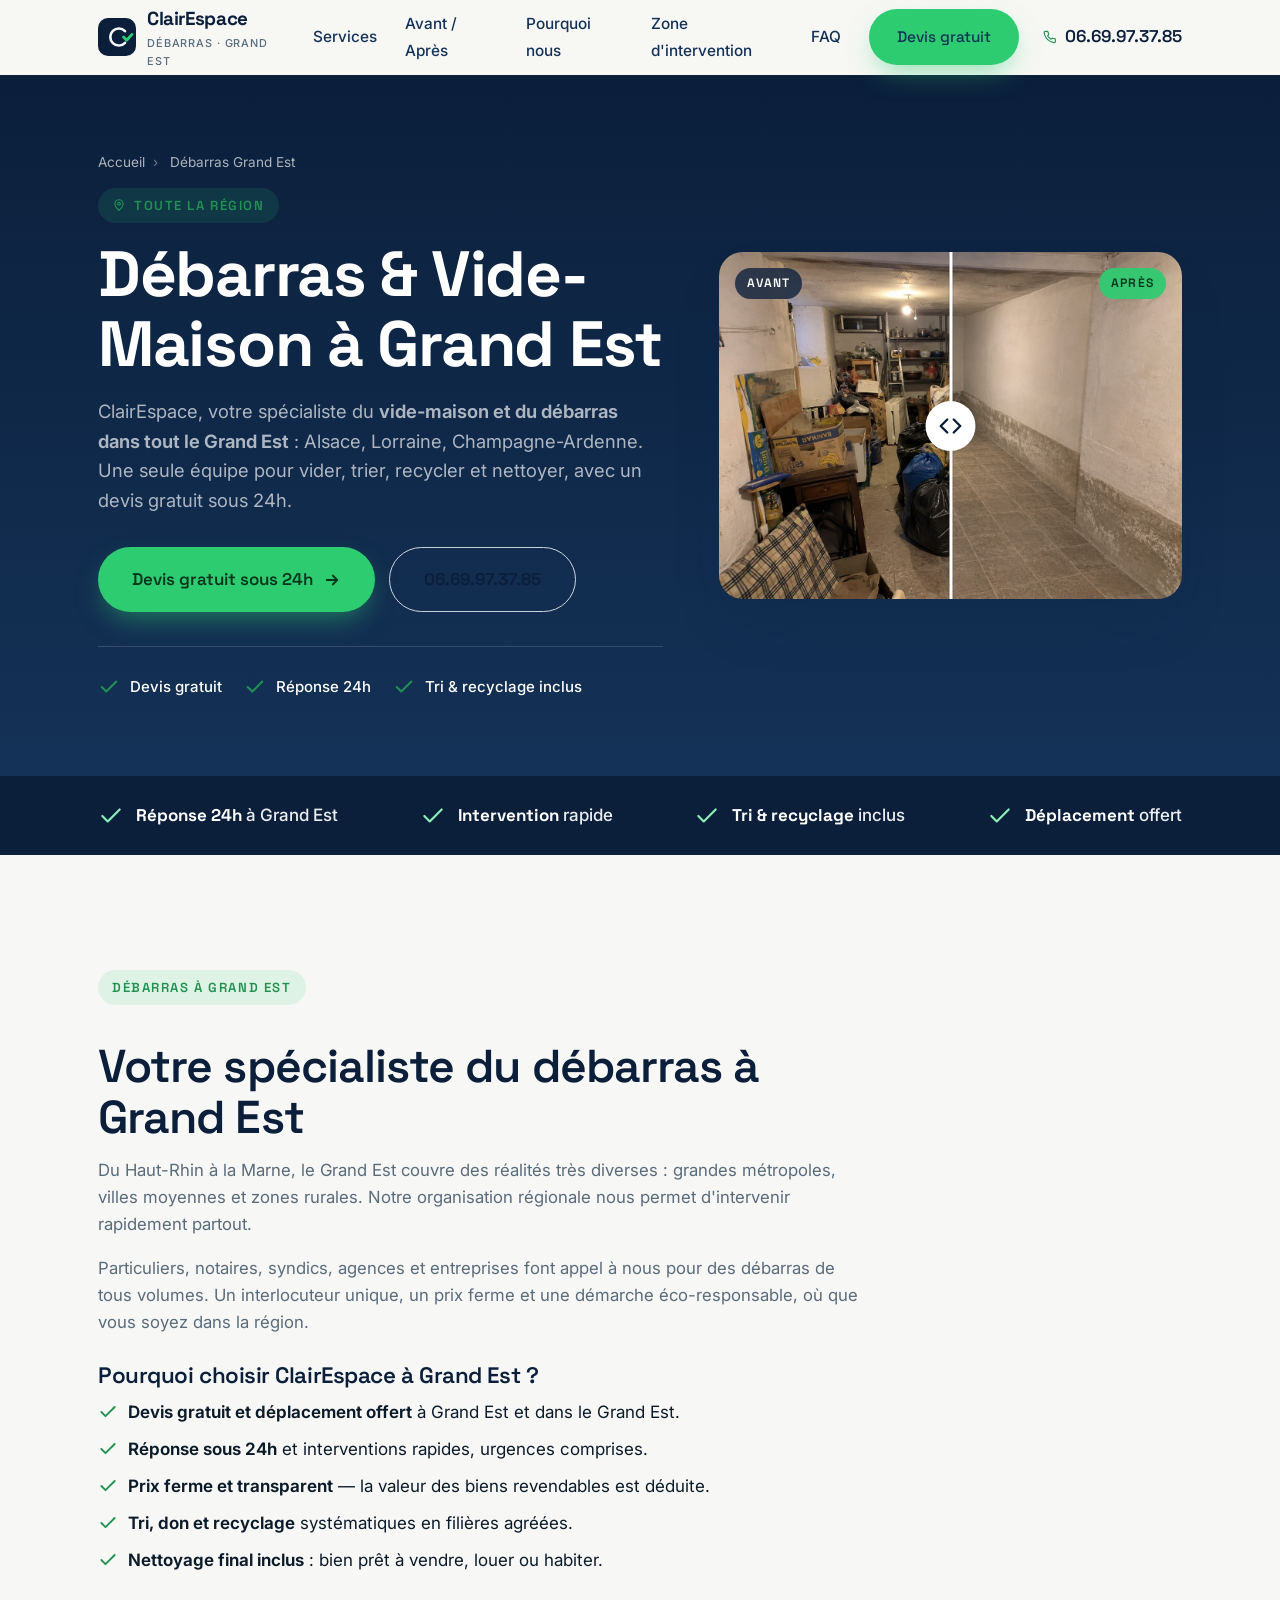
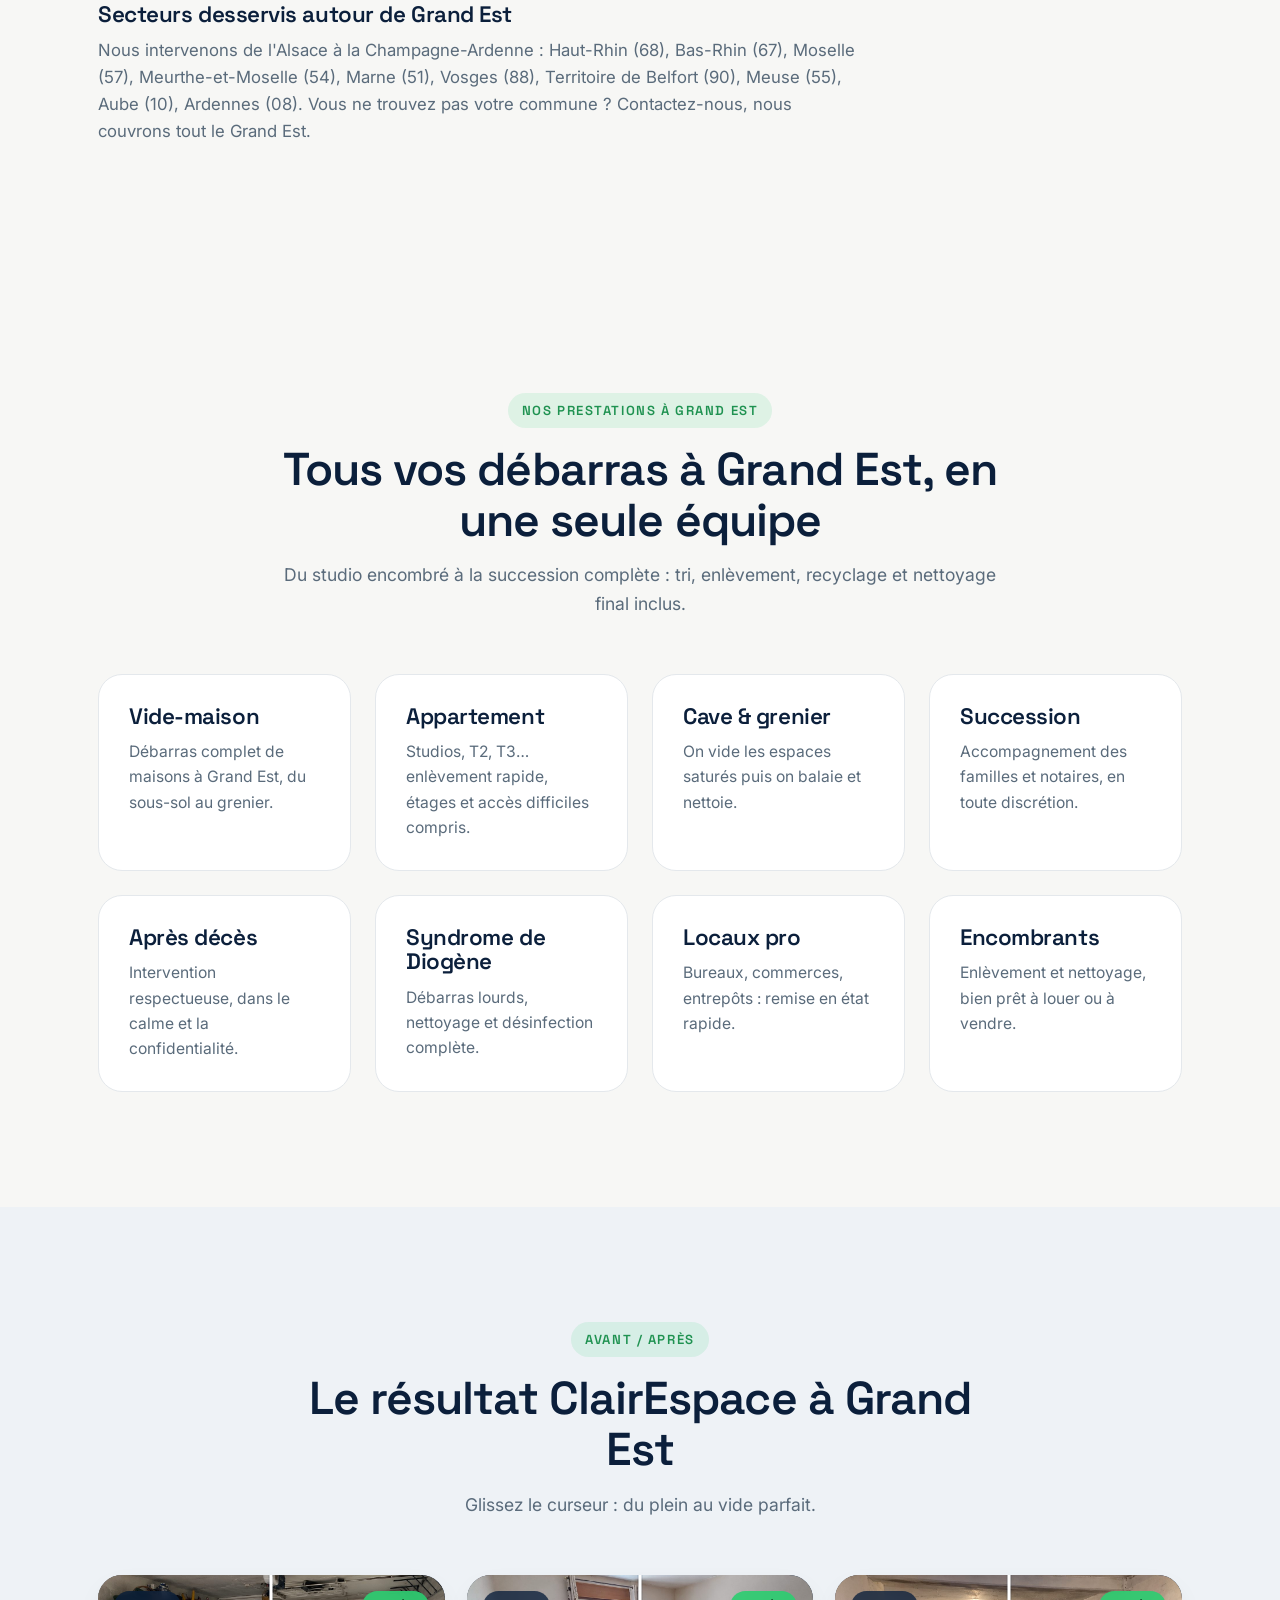
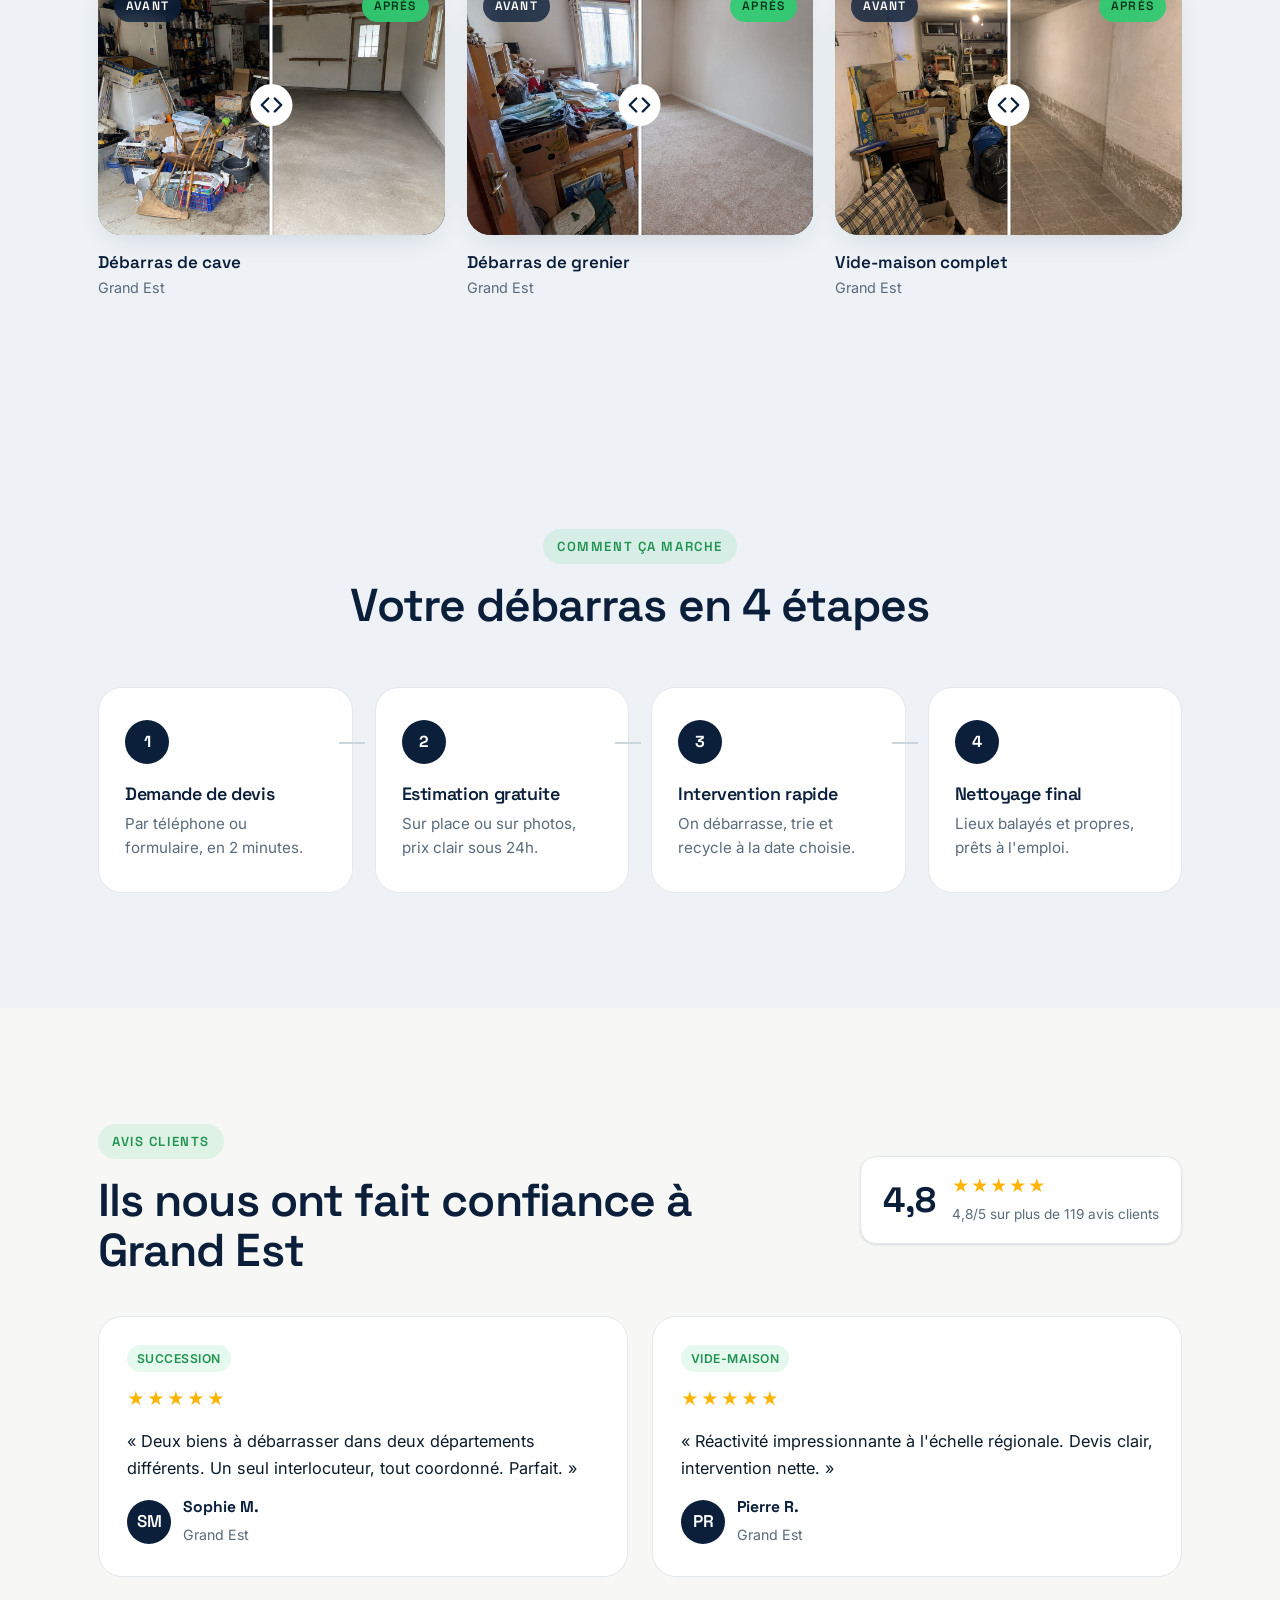
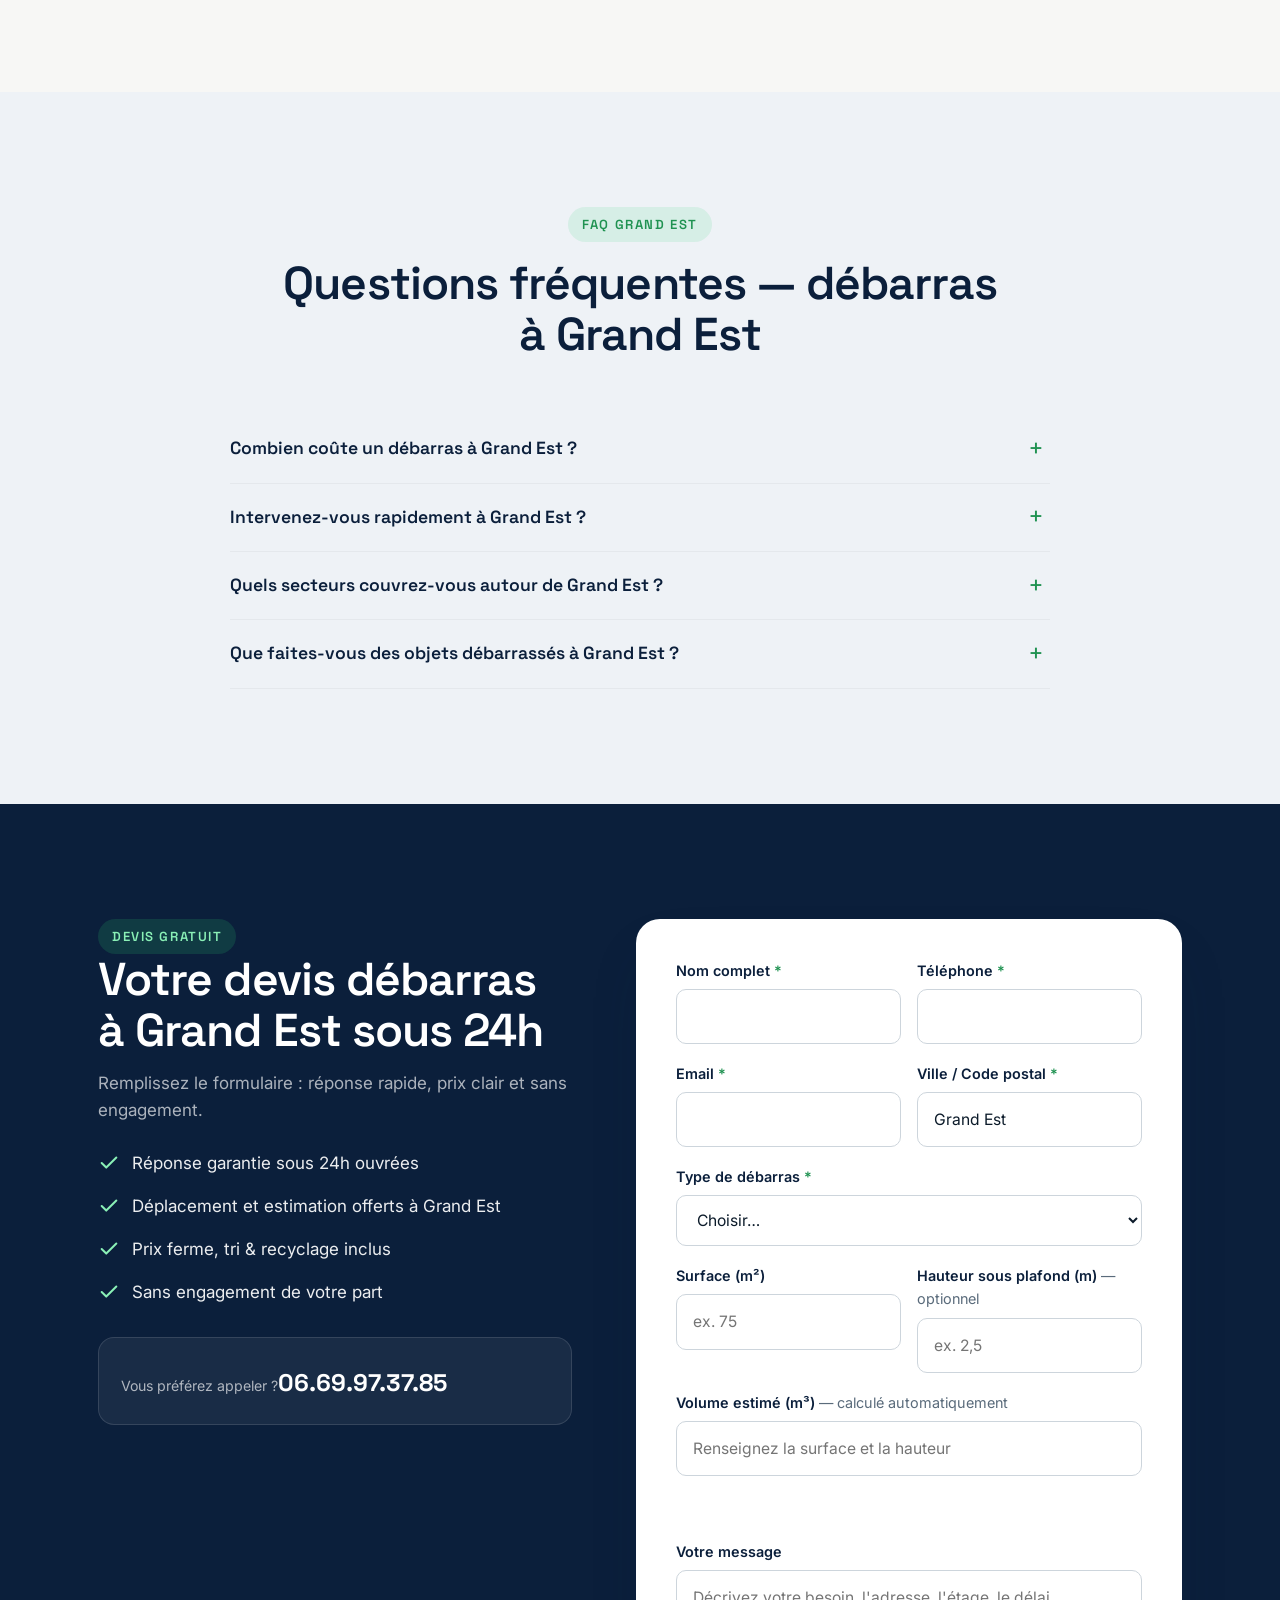
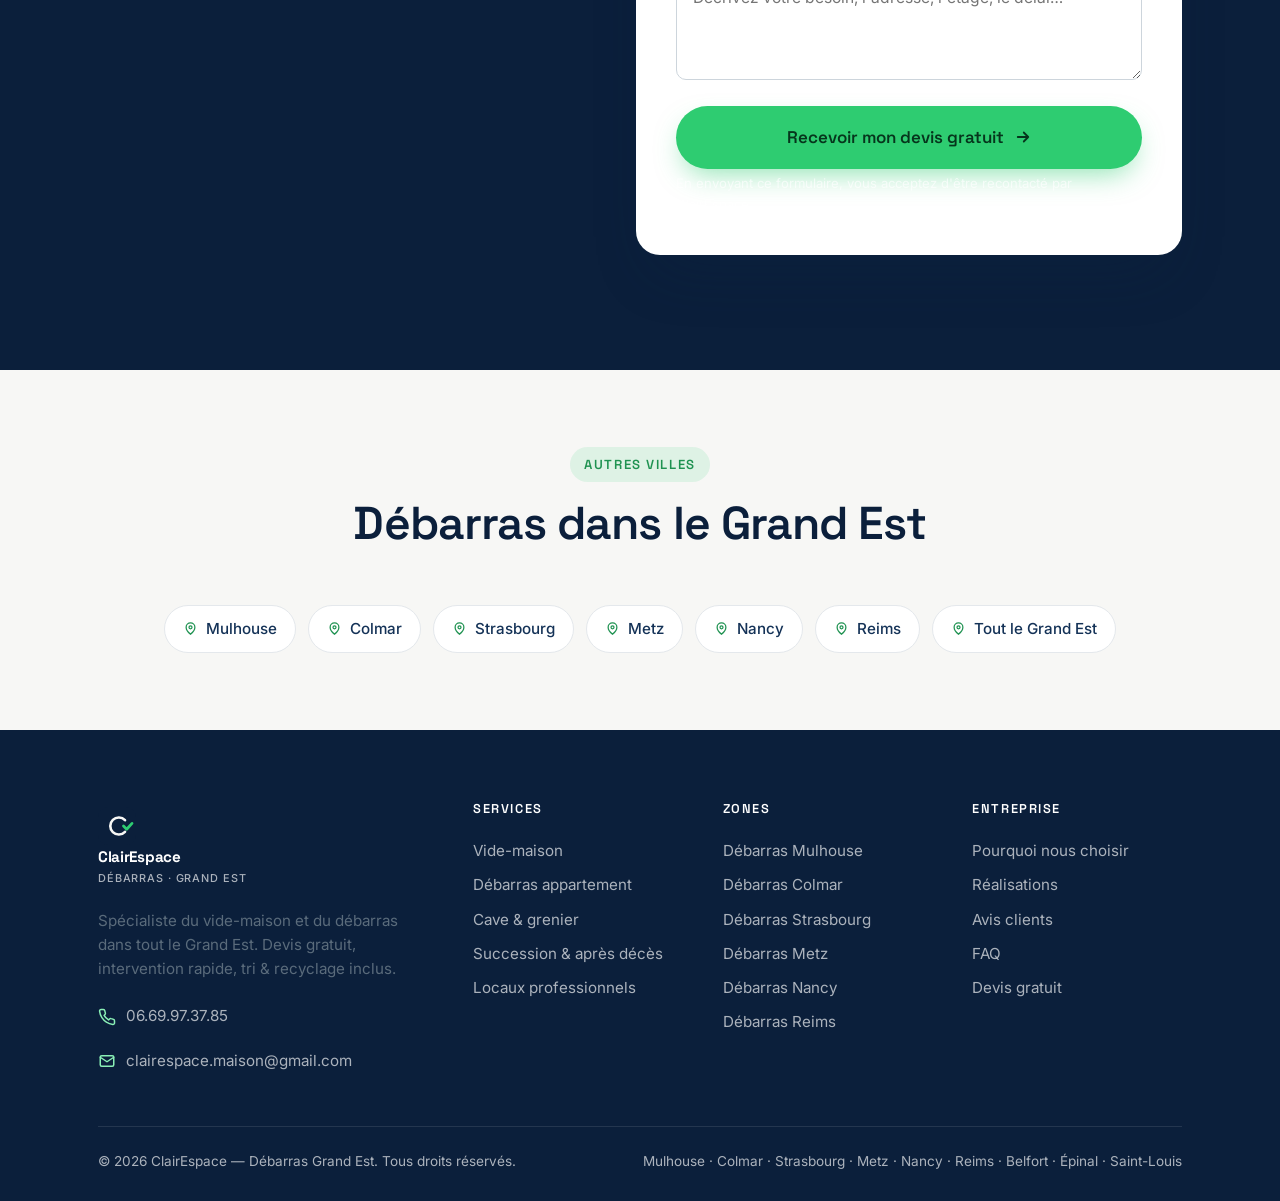
<file: debarras-grand-est.html>
<!DOCTYPE html>
<html lang="fr">
<head>
<meta charset="utf-8">
<meta name="viewport" content="width=device-width, initial-scale=1">
<title>Débarras Grand Est | Vide-Maison & Succession — Devis 24h | ClairEspace</title>
<meta name="description" content="Débarras et vide-maison dans tout le Grand Est : Alsace, Lorraine, Champagne-Ardenne. Succession, cave, grenier, locaux pro. Devis gratuit sous 24h, tri & recyclage inclus.">
<meta name="keywords" content="débarras Grand Est, vide maison Grand Est, débarras Haut-Rhin, débarras Bas-Rhin, débarras succession Grand Est">
<meta name="robots" content="index, follow, max-image-preview:large">
<meta name="theme-color" content="#0B1F3B">
<link rel="canonical" href="https://clairespace.fr/debarras-grand-est.html">
<link rel="icon" type="image/svg+xml" href="img/favicon.svg">
<meta property="og:type" content="website">
<meta property="og:locale" content="fr_FR">
<meta property="og:site_name" content="ClairEspace — Débarras Grand Est">
<meta property="og:title" content="Débarras Grand Est | Vide-Maison & Succession — Devis 24h | ClairEspace">
<meta property="og:description" content="Débarras et vide-maison dans tout le Grand Est : Alsace, Lorraine, Champagne-Ardenne. Succession, cave, grenier, locaux pro. Devis gratuit sous 24h, tri & recyclage inclus.">
<meta property="og:url" content="https://clairespace.fr/debarras-grand-est.html">
<meta property="og:image" content="https://clairespace.fr/img/og-cover.jpg">
<meta name="twitter:card" content="summary_large_image">
<link rel="preconnect" href="https://fonts.googleapis.com">
<link rel="preconnect" href="https://fonts.gstatic.com" crossorigin>
<link rel="stylesheet" href="https://fonts.googleapis.com/css2?family=Inter:wght@400;500;600;700&family=Space+Grotesk:wght@500;600;700&display=swap">
<link rel="stylesheet" href="css/styles.css">
<script type="application/ld+json">{"@context": "https://schema.org", "@type": "HomeAndConstructionBusiness", "@id": "https://clairespace.fr/debarras-grand-est.html#business", "name": "ClairEspace — Débarras Grand Est", "image": "https://clairespace.fr/img/og-cover.jpg", "url": "https://clairespace.fr/debarras-grand-est.html", "telephone": "+33669973785", "email": "clairespace.maison@gmail.com", "priceRange": "€€", "description": "Débarras et vide-maison dans tout le Grand Est : Alsace, Lorraine, Champagne-Ardenne. Succession, cave, grenier, locaux pro. Devis gratuit sous 24h, tri & recyclage inclus.", "address": {"@type": "PostalAddress", "addressLocality": "Grand Est", "postalCode": "67000", "addressRegion": "Grand Est", "addressCountry": "FR"}, "geo": {"@type": "GeoCoordinates", "latitude": 48.5734, "longitude": 7.7521}, "areaServed": ["Haut-Rhin (68)", "Bas-Rhin (67)", "Moselle (57)", "Meurthe-et-Moselle (54)", "Marne (51)", "Vosges (88)", "Territoire de Belfort (90)", "Meuse (55)", "Aube (10)", "Ardennes (08)"], "aggregateRating": {"@type": "AggregateRating", "ratingValue": "4.8", "reviewCount": "119", "bestRating": "5"}}</script>
<script type="application/ld+json">{"@context": "https://schema.org", "@type": "FAQPage", "mainEntity": [{"@type": "Question", "name": "Combien coûte un débarras à Grand Est ?", "acceptedAnswer": {"@type": "Answer", "text": "Le prix dépend du volume, de l'accès et de la nature des objets. À Grand Est, l'estimation et le déplacement sont gratuits : vous recevez un devis ferme sous 24h. La valeur des biens revendables peut être déduite, voire rendre le débarras gratuit."}}, {"@type": "Question", "name": "Intervenez-vous rapidement à Grand Est ?", "acceptedAnswer": {"@type": "Answer", "text": "Oui. Nous répondons sous 24h et intervenons en quelques jours à Grand Est et alentours. En cas d'urgence (vente, succession, fin de bail), une intervention express est possible."}}, {"@type": "Question", "name": "Quels secteurs couvrez-vous autour de Grand Est ?", "acceptedAnswer": {"@type": "Answer", "text": "Nous intervenons à Grand Est et dans tout le secteur : Haut-Rhin (68), Bas-Rhin (67), Moselle (57), Meurthe-et-Moselle (54) et les communes voisines, ainsi que l'ensemble du Grand Est."}}, {"@type": "Question", "name": "Que faites-vous des objets débarrassés à Grand Est ?", "acceptedAnswer": {"@type": "Answer", "text": "Nous trions systématiquement : dons aux associations, revalorisation des objets réutilisables et recyclage du reste en filières agréées. Une démarche éco-responsable incluse."}}]}</script>
<script type="application/ld+json">{"@context": "https://schema.org", "@type": "BreadcrumbList", "itemListElement": [{"@type": "ListItem", "position": 1, "name": "Accueil", "item": "https://clairespace.fr/"}, {"@type": "ListItem", "position": 2, "name": "Débarras Grand Est", "item": "https://clairespace.fr/debarras-grand-est.html"}]}</script>
</head>
<body>
<header class="site-header">
  <div class="container">
    <nav class="nav" aria-label="Navigation principale">
      <a class="brand" href="index.html" aria-label="ClairEspace, accueil">
        <img class="brand__mark" src="img/logo.svg" alt="" width="38" height="38">
        <span>ClairEspace<small>Débarras · Grand Est</small></span>
      </a>
      <ul class="nav__links">
        <li><a href="index.html#services">Services</a></li>
        <li><a href="index.html#realisations">Avant / Après</a></li>
        <li><a href="index.html#pourquoi">Pourquoi nous</a></li>
        <li><a href="index.html#zone">Zone d'intervention</a></li>
        <li><a href="index.html#faq">FAQ</a></li>
        <li><a class="btn btn--cta" href="#devis">Devis gratuit</a></li>
      </ul>
      <div class="nav__cta">
        <a class="nav__phone" href="tel:+33669973785"><svg viewBox="0 0 24 24" fill="none" stroke="currentColor" stroke-width="2" stroke-linecap="round" stroke-linejoin="round"><path d="M22 16.9v3a2 2 0 0 1-2.2 2 19.8 19.8 0 0 1-8.6-3 19.5 19.5 0 0 1-6-6 19.8 19.8 0 0 1-3.1-8.7A2 2 0 0 1 4.1 2h3a2 2 0 0 1 2 1.7c.1 1 .4 1.9.7 2.8a2 2 0 0 1-.5 2.1L8.1 9.9a16 16 0 0 0 6 6l1.3-1.3a2 2 0 0 1 2.1-.4c.9.3 1.8.5 2.8.7a2 2 0 0 1 1.7 2z"/></svg> 06.69.97.37.85</a>
        <button class="nav__toggle" aria-label="Ouvrir le menu" aria-expanded="false"><span></span></button>
      </div>
    </nav>
  </div>
</header>
<main>

<section class="local-hero">
  <div class="container">
    <div class="local-hero__inner">
      <div>
        <nav class="breadcrumb reveal" aria-label="Fil d'Ariane"><a href="index.html">Accueil</a><span>›</span> Débarras Grand Est</nav>
        <span class="eyebrow reveal" data-delay="1" style="margin-top:14px"><svg viewBox="0 0 24 24" fill="none" stroke="currentColor" stroke-width="2" style="width:14px;height:14px"><path d="M12 21s7-5.2 7-11a7 7 0 1 0-14 0c0 5.8 7 11 7 11z"/><circle cx="12" cy="10" r="2.4"/></svg> Toute la région</span>
        <h1 class="reveal" data-delay="1">Débarras &amp; Vide-Maison à Grand Est</h1>
        <p class="reveal" data-delay="2">ClairEspace, votre spécialiste du <strong>vide-maison et du débarras dans tout le Grand Est</strong> : Alsace, Lorraine, Champagne-Ardenne. Une seule équipe pour vider, trier, recycler et nettoyer, avec un devis gratuit sous 24h.</p>
        <div class="hero__actions reveal" data-delay="2">
          <a class="btn btn--cta btn--lg" href="#devis">Devis gratuit sous 24h <svg viewBox="0 0 24 24" fill="none" stroke="currentColor" stroke-width="2.4" stroke-linecap="round" stroke-linejoin="round"><path d="M5 12h14M13 6l6 6-6 6"/></svg></a>
          <a class="btn btn--ghost btn--lg" href="tel:+33669973785">06.69.97.37.85</a>
        </div>
        <ul class="hero__trust reveal" data-delay="3" style="border-color:rgba(255,255,255,.15)">
          <li class="hero__trust-item" style="color:#fff"><svg viewBox="0 0 24 24" fill="none" stroke="currentColor" stroke-width="2.2" stroke-linecap="round" stroke-linejoin="round"><path d="M20 6 9 17l-5-5"/></svg> Devis gratuit</li>
          <li class="hero__trust-item" style="color:#fff"><svg viewBox="0 0 24 24" fill="none" stroke="currentColor" stroke-width="2.2" stroke-linecap="round" stroke-linejoin="round"><path d="M20 6 9 17l-5-5"/></svg> Réponse 24h</li>
          <li class="hero__trust-item" style="color:#fff"><svg viewBox="0 0 24 24" fill="none" stroke="currentColor" stroke-width="2.2" stroke-linecap="round" stroke-linejoin="round"><path d="M20 6 9 17l-5-5"/></svg> Tri &amp; recyclage inclus</li>
        </ul>
      </div>
      <div class="hero__media reveal" data-delay="2">
        <div class="ba ba--card" data-ba>
          <div class="ba__img ba__after"><img src="img/after-salon.jpg" alt="Logement vidé et propre après débarras à Grand Est" loading="eager" width="800" height="600"></div>
          <div class="ba__img ba__before"><img src="img/before-salon.jpg" alt="Logement encombré avant débarras à Grand Est" loading="eager" width="800" height="600"></div>
          <span class="ba__tag ba__tag--before">Avant</span><span class="ba__tag ba__tag--after">Après</span>
          <div class="ba__handle"><div class="ba__grip"><svg viewBox="0 0 24 24" fill="none" stroke="currentColor" stroke-width="2.2" stroke-linecap="round" stroke-linejoin="round"><path d="M9 6 3 12l6 6M15 6l6 6-6 6"/></svg></div></div>
          <input class="ba__range" type="range" min="0" max="100" value="50" aria-label="Comparer avant et après à Grand Est">
        </div>
      </div>
    </div>
  </div>
</section>

<section class="strip" aria-label="Nos engagements">
  <div class="container"><div class="strip__inner">
    <div class="strip__item"><svg viewBox="0 0 24 24" fill="none" stroke="currentColor" stroke-width="2" stroke-linecap="round" stroke-linejoin="round"><path d="M20 6 9 17l-5-5"/></svg><span><b>Réponse 24h</b> à Grand Est</span></div>
    <div class="strip__item"><svg viewBox="0 0 24 24" fill="none" stroke="currentColor" stroke-width="2" stroke-linecap="round" stroke-linejoin="round"><path d="M20 6 9 17l-5-5"/></svg><span><b>Intervention</b> rapide</span></div>
    <div class="strip__item"><svg viewBox="0 0 24 24" fill="none" stroke="currentColor" stroke-width="2" stroke-linecap="round" stroke-linejoin="round"><path d="M20 6 9 17l-5-5"/></svg><span><b>Tri &amp; recyclage</b> inclus</span></div>
    <div class="strip__item"><svg viewBox="0 0 24 24" fill="none" stroke="currentColor" stroke-width="2" stroke-linecap="round" stroke-linejoin="round"><path d="M20 6 9 17l-5-5"/></svg><span><b>Déplacement</b> offert</span></div>
  </div></div>
</section>

<section class="section">
  <div class="container">
    <div class="prose reveal">
      <span class="eyebrow">Débarras à Grand Est</span>
      <h2>Votre spécialiste du débarras à Grand Est</h2>
      <p>Du Haut-Rhin à la Marne, le Grand Est couvre des réalités très diverses : grandes métropoles, villes moyennes et zones rurales. Notre organisation régionale nous permet d'intervenir rapidement partout.</p>
      <p>Particuliers, notaires, syndics, agences et entreprises font appel à nous pour des débarras de tous volumes. Un interlocuteur unique, un prix ferme et une démarche éco-responsable, où que vous soyez dans la région.</p>
      <h3>Pourquoi choisir ClairEspace à Grand Est ?</h3>
      <ul class="ticks">
        <li><svg viewBox="0 0 24 24" fill="none" stroke="currentColor" stroke-width="2.2" stroke-linecap="round" stroke-linejoin="round"><path d="M20 6 9 17l-5-5"/></svg> <span><strong>Devis gratuit et déplacement offert</strong> à Grand Est et dans le Grand Est.</span></li>
        <li><svg viewBox="0 0 24 24" fill="none" stroke="currentColor" stroke-width="2.2" stroke-linecap="round" stroke-linejoin="round"><path d="M20 6 9 17l-5-5"/></svg> <span><strong>Réponse sous 24h</strong> et interventions rapides, urgences comprises.</span></li>
        <li><svg viewBox="0 0 24 24" fill="none" stroke="currentColor" stroke-width="2.2" stroke-linecap="round" stroke-linejoin="round"><path d="M20 6 9 17l-5-5"/></svg> <span><strong>Prix ferme et transparent</strong> — la valeur des biens revendables est déduite.</span></li>
        <li><svg viewBox="0 0 24 24" fill="none" stroke="currentColor" stroke-width="2.2" stroke-linecap="round" stroke-linejoin="round"><path d="M20 6 9 17l-5-5"/></svg> <span><strong>Tri, don et recyclage</strong> systématiques en filières agréées.</span></li>
        <li><svg viewBox="0 0 24 24" fill="none" stroke="currentColor" stroke-width="2.2" stroke-linecap="round" stroke-linejoin="round"><path d="M20 6 9 17l-5-5"/></svg> <span><strong>Nettoyage final inclus</strong> : bien prêt à vendre, louer ou habiter.</span></li>
      </ul>
      <h3>Secteurs desservis autour de Grand Est</h3>
      <p>Nous intervenons de l'Alsace à la Champagne-Ardenne : Haut-Rhin (68), Bas-Rhin (67), Moselle (57), Meurthe-et-Moselle (54), Marne (51), Vosges (88), Territoire de Belfort (90), Meuse (55), Aube (10), Ardennes (08). Vous ne trouvez pas votre commune ? Contactez-nous, nous couvrons tout le Grand Est.</p>
    </div>
  </div>
</section>

<section class="section" id="services">
  <div class="container">
    <div class="section-head section-head--center reveal">
      <span class="eyebrow">Nos prestations à Grand Est</span>
      <h2>Tous vos débarras à Grand Est, en une seule équipe</h2>
      <p>Du studio encombré à la succession complète : tri, enlèvement, recyclage et nettoyage final inclus.</p>
    </div>
    <div class="grid grid--4">
      <article class="card reveal"><h3>Vide-maison</h3><p>Débarras complet de maisons à Grand Est, du sous-sol au grenier.</p></article>
      <article class="card reveal" data-delay="1"><h3>Appartement</h3><p>Studios, T2, T3… enlèvement rapide, étages et accès difficiles compris.</p></article>
      <article class="card reveal" data-delay="2"><h3>Cave & grenier</h3><p>On vide les espaces saturés puis on balaie et nettoie.</p></article>
      <article class="card reveal" data-delay="3"><h3>Succession</h3><p>Accompagnement des familles et notaires, en toute discrétion.</p></article>
      <article class="card reveal"><h3>Après décès</h3><p>Intervention respectueuse, dans le calme et la confidentialité.</p></article>
      <article class="card reveal" data-delay="1"><h3>Syndrome de Diogène</h3><p>Débarras lourds, nettoyage et désinfection complète.</p></article>
      <article class="card reveal" data-delay="2"><h3>Locaux pro</h3><p>Bureaux, commerces, entrepôts : remise en état rapide.</p></article>
      <article class="card reveal" data-delay="3"><h3>Encombrants</h3><p>Enlèvement et nettoyage, bien prêt à louer ou à vendre.</p></article>
    </div>
  </div>
</section>

<section class="section section--tint">
  <div class="container">
    <div class="section-head section-head--center reveal">
      <span class="eyebrow">Avant / Après</span>
      <h2>Le résultat ClairEspace à Grand Est</h2>
      <p>Glissez le curseur : du plein au vide parfait.</p>
    </div>
    <div class="gallery">
      <figure class="reveal"><div class="ba ba--card" data-ba>
        <div class="ba__img ba__after"><img src="img/after-cave.jpg" alt="Cave vidée à Grand Est" loading="lazy" width="800" height="600"></div>
        <div class="ba__img ba__before"><img src="img/before-cave.jpg" alt="Cave encombrée à Grand Est" loading="lazy" width="800" height="600"></div>
        <span class="ba__tag ba__tag--before">Avant</span><span class="ba__tag ba__tag--after">Après</span>
        <div class="ba__handle"><div class="ba__grip"><svg viewBox="0 0 24 24" fill="none" stroke="currentColor" stroke-width="2.2" stroke-linecap="round" stroke-linejoin="round"><path d="M9 6 3 12l6 6M15 6l6 6-6 6"/></svg></div></div>
        <input class="ba__range" type="range" min="0" max="100" value="50" aria-label="Comparer cave à Grand Est"></div>
        <figcaption>Débarras de cave<span>Grand Est</span></figcaption></figure>
      <figure class="reveal" data-delay="1"><div class="ba ba--card" data-ba>
        <div class="ba__img ba__after"><img src="img/after-grenier.jpg" alt="Grenier vidé à Grand Est" loading="lazy" width="800" height="600"></div>
        <div class="ba__img ba__before"><img src="img/before-grenier.jpg" alt="Grenier encombré à Grand Est" loading="lazy" width="800" height="600"></div>
        <span class="ba__tag ba__tag--before">Avant</span><span class="ba__tag ba__tag--after">Après</span>
        <div class="ba__handle"><div class="ba__grip"><svg viewBox="0 0 24 24" fill="none" stroke="currentColor" stroke-width="2.2" stroke-linecap="round" stroke-linejoin="round"><path d="M9 6 3 12l6 6M15 6l6 6-6 6"/></svg></div></div>
        <input class="ba__range" type="range" min="0" max="100" value="50" aria-label="Comparer grenier à Grand Est"></div>
        <figcaption>Débarras de grenier<span>Grand Est</span></figcaption></figure>
      <figure class="reveal" data-delay="2"><div class="ba ba--card" data-ba>
        <div class="ba__img ba__after"><img src="img/after-salon.jpg" alt="Maison vidée à Grand Est" loading="lazy" width="800" height="600"></div>
        <div class="ba__img ba__before"><img src="img/before-salon.jpg" alt="Maison encombrée à Grand Est" loading="lazy" width="800" height="600"></div>
        <span class="ba__tag ba__tag--before">Avant</span><span class="ba__tag ba__tag--after">Après</span>
        <div class="ba__handle"><div class="ba__grip"><svg viewBox="0 0 24 24" fill="none" stroke="currentColor" stroke-width="2.2" stroke-linecap="round" stroke-linejoin="round"><path d="M9 6 3 12l6 6M15 6l6 6-6 6"/></svg></div></div>
        <input class="ba__range" type="range" min="0" max="100" value="50" aria-label="Comparer vide-maison à Grand Est"></div>
        <figcaption>Vide-maison complet<span>Grand Est</span></figcaption></figure>
    </div>
  </div>
</section>

<section class="section section--tint">
  <div class="container">
    <div class="section-head section-head--center reveal">
      <span class="eyebrow">Comment ça marche</span>
      <h2>Votre débarras en 4 étapes</h2>
    </div>
    <div class="steps">
      <div class="step reveal"><div class="step__num">1</div><h3>Demande de devis</h3><p>Par téléphone ou formulaire, en 2 minutes.</p></div>
      <div class="step reveal" data-delay="1"><div class="step__num">2</div><h3>Estimation gratuite</h3><p>Sur place ou sur photos, prix clair sous 24h.</p></div>
      <div class="step reveal" data-delay="2"><div class="step__num">3</div><h3>Intervention rapide</h3><p>On débarrasse, trie et recycle à la date choisie.</p></div>
      <div class="step reveal" data-delay="3"><div class="step__num">4</div><h3>Nettoyage final</h3><p>Lieux balayés et propres, prêts à l'emploi.</p></div>
    </div>
  </div>
</section>

<section class="section">
  <div class="container">
    <div class="reviews-head reveal">
      <div class="section-head" style="margin-bottom:0"><span class="eyebrow">Avis clients</span><h2>Ils nous ont fait confiance à Grand Est</h2></div>
      <div class="rating-badge"><div class="score">4,8</div><div><div class="stars" aria-hidden="true">★★★★★</div><small>4,8/5 sur plus de 119 avis clients</small></div></div>
    </div>
    <div class="grid grid--2">
      <article class="review reveal"><span class="review__tag">Succession</span><div class="stars" aria-hidden="true">★★★★★</div><p>« Deux biens à débarrasser dans deux départements différents. Un seul interlocuteur, tout coordonné. Parfait. »</p><div class="review__who"><div class="review__avatar">SM</div><div><b>Sophie M.</b><small>Grand Est</small></div></div></article>
      <article class="review reveal" data-delay="1"><span class="review__tag">Vide-maison</span><div class="stars" aria-hidden="true">★★★★★</div><p>« Réactivité impressionnante à l'échelle régionale. Devis clair, intervention nette. »</p><div class="review__who"><div class="review__avatar">PR</div><div><b>Pierre R.</b><small>Grand Est</small></div></div></article>
    </div>
  </div>
</section>

<section class="section section--tint" id="faq">
  <div class="container">
    <div class="section-head section-head--center reveal"><span class="eyebrow">FAQ Grand Est</span><h2>Questions fréquentes — débarras à Grand Est</h2></div>
    <div class="faq reveal">
      <div class="faq__item"><h3 style="margin:0"><button class="faq__q" aria-expanded="false">Combien coûte un débarras à Grand Est ?</button></h3><div class="faq__a"><div class="faq__a-inner">Le prix dépend du volume, de l'accès et de la nature des objets. À Grand Est, l'estimation et le déplacement sont gratuits : vous recevez un devis ferme sous 24h. La valeur des biens revendables peut être déduite, voire rendre le débarras gratuit.</div></div></div>
      <div class="faq__item"><h3 style="margin:0"><button class="faq__q" aria-expanded="false">Intervenez-vous rapidement à Grand Est ?</button></h3><div class="faq__a"><div class="faq__a-inner">Oui. Nous répondons sous 24h et intervenons en quelques jours à Grand Est et alentours. En cas d'urgence (vente, succession, fin de bail), une intervention express est possible.</div></div></div>
      <div class="faq__item"><h3 style="margin:0"><button class="faq__q" aria-expanded="false">Quels secteurs couvrez-vous autour de Grand Est ?</button></h3><div class="faq__a"><div class="faq__a-inner">Nous intervenons à Grand Est et dans tout le secteur : Haut-Rhin (68), Bas-Rhin (67), Moselle (57), Meurthe-et-Moselle (54) et les communes voisines, ainsi que l'ensemble du Grand Est.</div></div></div>
      <div class="faq__item"><h3 style="margin:0"><button class="faq__q" aria-expanded="false">Que faites-vous des objets débarrassés à Grand Est ?</button></h3><div class="faq__a"><div class="faq__a-inner">Nous trions systématiquement : dons aux associations, revalorisation des objets réutilisables et recyclage du reste en filières agréées. Une démarche éco-responsable incluse.</div></div></div>
    </div>
  </div>
</section>

<section class="section section--navy" id="devis">
  <div class="container">
    <div class="devis">
      <div class="devis__aside reveal">
        <span class="eyebrow">Devis gratuit</span>
        <h2>Votre devis débarras à Grand Est sous 24h</h2>
        <p style="margin-top:14px">Remplissez le formulaire : réponse rapide, prix clair et sans engagement.</p>
        <div class="devis__points">
          <div class="devis__point"><svg viewBox="0 0 24 24" fill="none" stroke="currentColor" stroke-width="2.2" stroke-linecap="round" stroke-linejoin="round"><path d="M20 6 9 17l-5-5"/></svg><span>Réponse garantie sous 24h ouvrées</span></div>
          <div class="devis__point"><svg viewBox="0 0 24 24" fill="none" stroke="currentColor" stroke-width="2.2" stroke-linecap="round" stroke-linejoin="round"><path d="M20 6 9 17l-5-5"/></svg><span>Déplacement et estimation offerts à Grand Est</span></div>
          <div class="devis__point"><svg viewBox="0 0 24 24" fill="none" stroke="currentColor" stroke-width="2.2" stroke-linecap="round" stroke-linejoin="round"><path d="M20 6 9 17l-5-5"/></svg><span>Prix ferme, tri & recyclage inclus</span></div>
          <div class="devis__point"><svg viewBox="0 0 24 24" fill="none" stroke="currentColor" stroke-width="2.2" stroke-linecap="round" stroke-linejoin="round"><path d="M20 6 9 17l-5-5"/></svg><span>Sans engagement de votre part</span></div>
        </div>
        <div class="devis__call"><small style="color:var(--on-navy-muted)">Vous préférez appeler ?</small><a href="tel:+33669973785">06.69.97.37.85</a></div>
      </div>
      <form class="form" id="devis-form" action="contact.php" method="post" novalidate>
        <input type="text" name="website" tabindex="-1" autocomplete="off" aria-hidden="true" style="position:absolute;left:-9999px;width:1px;height:1px;opacity:0">
        <div class="form__row">
          <div class="field"><label for="nom">Nom complet <span class="req">*</span></label><input id="nom" name="nom" type="text" autocomplete="name" required><span class="field__err">Merci d'indiquer votre nom.</span></div>
          <div class="field"><label for="tel">Téléphone <span class="req">*</span></label><input id="tel" name="tel" type="tel" autocomplete="tel" required><span class="field__err">Numéro invalide.</span></div>
        </div>
        <div class="form__row">
          <div class="field"><label for="email">Email <span class="req">*</span></label><input id="email" name="email" type="email" autocomplete="email" required><span class="field__err">Email invalide.</span></div>
          <div class="field"><label for="ville">Ville / Code postal <span class="req">*</span></label><input id="ville" name="ville" type="text" value="Grand Est" required><span class="field__err">Merci d'indiquer votre ville.</span></div>
        </div>
        <div class="field"><label for="type">Type de débarras <span class="req">*</span></label>
          <select id="type" name="type" required><option value="">Choisir…</option><option>Vide-maison</option><option>Débarras appartement</option><option>Cave / grenier</option><option>Succession</option><option>Après décès</option><option>Syndrome de Diogène</option><option>Locaux professionnels</option><option>Encombrants / nettoyage</option></select>
          <span class="field__err">Merci de choisir un type.</span>
        </div>
        <div class="form__row">
          <div class="field"><label for="surface">Surface (m²)</label><input id="surface" name="surface" type="number" min="0" step="1" inputmode="numeric" placeholder="ex. 75"></div>
          <div class="field"><label for="hauteur">Hauteur sous plafond (m) <span style="font-weight:400;color:var(--muted)">— optionnel</span></label><input id="hauteur" name="hauteur" type="number" min="0" step="0.05" inputmode="decimal" placeholder="ex. 2,5"></div>
        </div>
        <div class="field"><label for="volume_m3">Volume estimé (m³) <span style="font-weight:400;color:var(--muted)">— calculé automatiquement</span></label><input id="volume_m3" name="volume_m3" type="text" readonly placeholder="Renseignez la surface et la hauteur"><p class="form__note">Volume = surface × hauteur sous plafond. Indicatif, pour affiner votre devis.</p></div>
        <div class="field"><label for="message">Votre message</label><textarea id="message" name="message" placeholder="Décrivez votre besoin, l'adresse, l'étage, le délai…"></textarea></div>
        <button class="btn btn--cta btn--lg btn--block" type="submit">Recevoir mon devis gratuit <svg viewBox="0 0 24 24" fill="none" stroke="currentColor" stroke-width="2.4" stroke-linecap="round" stroke-linejoin="round"><path d="M5 12h14M13 6l6 6-6 6"/></svg></button>
        <p class="form__note">En envoyant ce formulaire, vous acceptez d'être recontacté par ClairEspace.</p>
      </form>
      <div class="form__success" id="devis-success" role="status" aria-live="polite">
        <svg viewBox="0 0 24 24" fill="none" stroke="currentColor" stroke-width="2" stroke-linecap="round" stroke-linejoin="round"><circle cx="12" cy="12" r="10"/><path d="M8 12l3 3 5-6"/></svg>
        <h3 style="color:#fff">Demande envoyée, merci !</h3>
        <p>Notre équipe vous recontacte sous 24h. Urgence à Grand Est ? Appelez le <a href="tel:+33669973785" style="color:#8af0b6">06.69.97.37.85</a>.</p>
      </div>
    </div>
  </div>
</section>

<section class="section section--tight">
  <div class="container">
    <div class="section-head section-head--center reveal"><span class="eyebrow">Autres villes</span><h2>Débarras dans le Grand Est</h2></div>
    <div class="cities reveal" style="justify-content:center">
      <a class="city-chip" href="debarras-mulhouse.html"><svg viewBox="0 0 24 24" fill="none" stroke="currentColor" stroke-width="2"><path d="M12 21s7-5.2 7-11a7 7 0 1 0-14 0c0 5.8 7 11 7 11z"/><circle cx="12" cy="10" r="2.4"/></svg> Mulhouse</a>
      <a class="city-chip" href="debarras-colmar.html"><svg viewBox="0 0 24 24" fill="none" stroke="currentColor" stroke-width="2"><path d="M12 21s7-5.2 7-11a7 7 0 1 0-14 0c0 5.8 7 11 7 11z"/><circle cx="12" cy="10" r="2.4"/></svg> Colmar</a>
      <a class="city-chip" href="debarras-strasbourg.html"><svg viewBox="0 0 24 24" fill="none" stroke="currentColor" stroke-width="2"><path d="M12 21s7-5.2 7-11a7 7 0 1 0-14 0c0 5.8 7 11 7 11z"/><circle cx="12" cy="10" r="2.4"/></svg> Strasbourg</a>
      <a class="city-chip" href="debarras-metz.html"><svg viewBox="0 0 24 24" fill="none" stroke="currentColor" stroke-width="2"><path d="M12 21s7-5.2 7-11a7 7 0 1 0-14 0c0 5.8 7 11 7 11z"/><circle cx="12" cy="10" r="2.4"/></svg> Metz</a>
      <a class="city-chip" href="debarras-nancy.html"><svg viewBox="0 0 24 24" fill="none" stroke="currentColor" stroke-width="2"><path d="M12 21s7-5.2 7-11a7 7 0 1 0-14 0c0 5.8 7 11 7 11z"/><circle cx="12" cy="10" r="2.4"/></svg> Nancy</a>
      <a class="city-chip" href="debarras-reims.html"><svg viewBox="0 0 24 24" fill="none" stroke="currentColor" stroke-width="2"><path d="M12 21s7-5.2 7-11a7 7 0 1 0-14 0c0 5.8 7 11 7 11z"/><circle cx="12" cy="10" r="2.4"/></svg> Reims</a>
      <a class="city-chip" href="debarras-grand-est.html"><svg viewBox="0 0 24 24" fill="none" stroke="currentColor" stroke-width="2"><path d="M12 21s7-5.2 7-11a7 7 0 1 0-14 0c0 5.8 7 11 7 11z"/><circle cx="12" cy="10" r="2.4"/></svg> Tout le Grand Est</a>
    </div>
  </div>
</section>

</main>
<footer class="footer">
  <div class="container">
    <div class="footer__grid">
      <div class="footer__brand">
        <a class="brand" href="index.html"><img class="brand__mark" src="img/logo.svg" alt="" width="38" height="38"><span>ClairEspace<small>Débarras · Grand Est</small></span></a>
        <p>Spécialiste du vide-maison et du débarras dans tout le Grand Est. Devis gratuit, intervention rapide, tri &amp; recyclage inclus.</p>
        <div class="footer__contact">
          <a href="tel:+33669973785"><svg viewBox="0 0 24 24" fill="none" stroke="currentColor" stroke-width="2" stroke-linecap="round" stroke-linejoin="round"><path d="M22 16.9v3a2 2 0 0 1-2.2 2 19.8 19.8 0 0 1-8.6-3 19.5 19.5 0 0 1-6-6 19.8 19.8 0 0 1-3.1-8.7A2 2 0 0 1 4.1 2h3a2 2 0 0 1 2 1.7c.1 1 .4 1.9.7 2.8a2 2 0 0 1-.5 2.1L8.1 9.9a16 16 0 0 0 6 6l1.3-1.3a2 2 0 0 1 2.1-.4c.9.3 1.8.5 2.8.7a2 2 0 0 1 1.7 2z"/></svg>06.69.97.37.85</a>
          <a href="mailto:clairespace.maison@gmail.com"><svg viewBox="0 0 24 24" fill="none" stroke="currentColor" stroke-width="2" stroke-linecap="round" stroke-linejoin="round"><rect x="3" y="5" width="18" height="14" rx="2"/><path d="m3 7 9 6 9-6"/></svg>clairespace.maison@gmail.com</a>
        </div>
      </div>
      <div><h4>Services</h4>
        <a href="index.html#services">Vide-maison</a><a href="index.html#services">Débarras appartement</a><a href="index.html#services">Cave &amp; grenier</a><a href="index.html#services">Succession &amp; après décès</a><a href="index.html#services">Locaux professionnels</a>
      </div>
      <div><h4>Zones</h4>
        <a href="debarras-mulhouse.html">Débarras Mulhouse</a>
        <a href="debarras-colmar.html">Débarras Colmar</a>
        <a href="debarras-strasbourg.html">Débarras Strasbourg</a>
        <a href="debarras-metz.html">Débarras Metz</a>
        <a href="debarras-nancy.html">Débarras Nancy</a>
        <a href="debarras-reims.html">Débarras Reims</a>
      </div>
      <div><h4>Entreprise</h4>
        <a href="index.html#pourquoi">Pourquoi nous choisir</a><a href="index.html#realisations">Réalisations</a><a href="index.html#avis">Avis clients</a><a href="index.html#faq">FAQ</a><a href="#devis">Devis gratuit</a>
      </div>
    </div>
    <div class="footer__bottom">
      <span>© <span data-year>2026</span> ClairEspace — Débarras Grand Est. Tous droits réservés.</span>
      <span>Mulhouse · Colmar · Strasbourg · Metz · Nancy · Reims · Belfort · Épinal · Saint-Louis</span>
    </div>
  </div>
</footer>
<div class="fab">
  <a class="btn btn--call" href="tel:+33669973785"><svg viewBox="0 0 24 24" fill="none" stroke="currentColor" stroke-width="2" stroke-linecap="round" stroke-linejoin="round"><path d="M22 16.9v3a2 2 0 0 1-2.2 2 19.8 19.8 0 0 1-8.6-3 19.5 19.5 0 0 1-6-6 19.8 19.8 0 0 1-3.1-8.7A2 2 0 0 1 4.1 2h3a2 2 0 0 1 2 1.7c.1 1 .4 1.9.7 2.8a2 2 0 0 1-.5 2.1L8.1 9.9a16 16 0 0 0 6 6l1.3-1.3a2 2 0 0 1 2.1-.4c.9.3 1.8.5 2.8.7a2 2 0 0 1 1.7 2z"/></svg>Appeler</a>
  <a class="btn btn--cta" href="#devis">Devis gratuit</a>
</div>
<script src="js/main.js" defer></script>
<script>
(function () {
  var s = document.getElementById("surface"), h = document.getElementById("hauteur"), v = document.getElementById("volume_m3");
  if (!s || !h || !v) return;
  var num = function (el) { return parseFloat((el.value || "").replace(",", ".")); };
  function calc() {
    var a = num(s), b = num(h);
    if (a > 0 && b > 0) { v.value = (a * b).toFixed(1).replace(".", ",") + " m³"; }
    else { v.value = ""; v.placeholder = a > 0 ? "Renseignez la hauteur pour estimer le volume" : "Renseignez la surface et la hauteur"; }
  }
  s.addEventListener("input", calc); h.addEventListener("input", calc);
})();
</script>
</body>
</html>
</file>
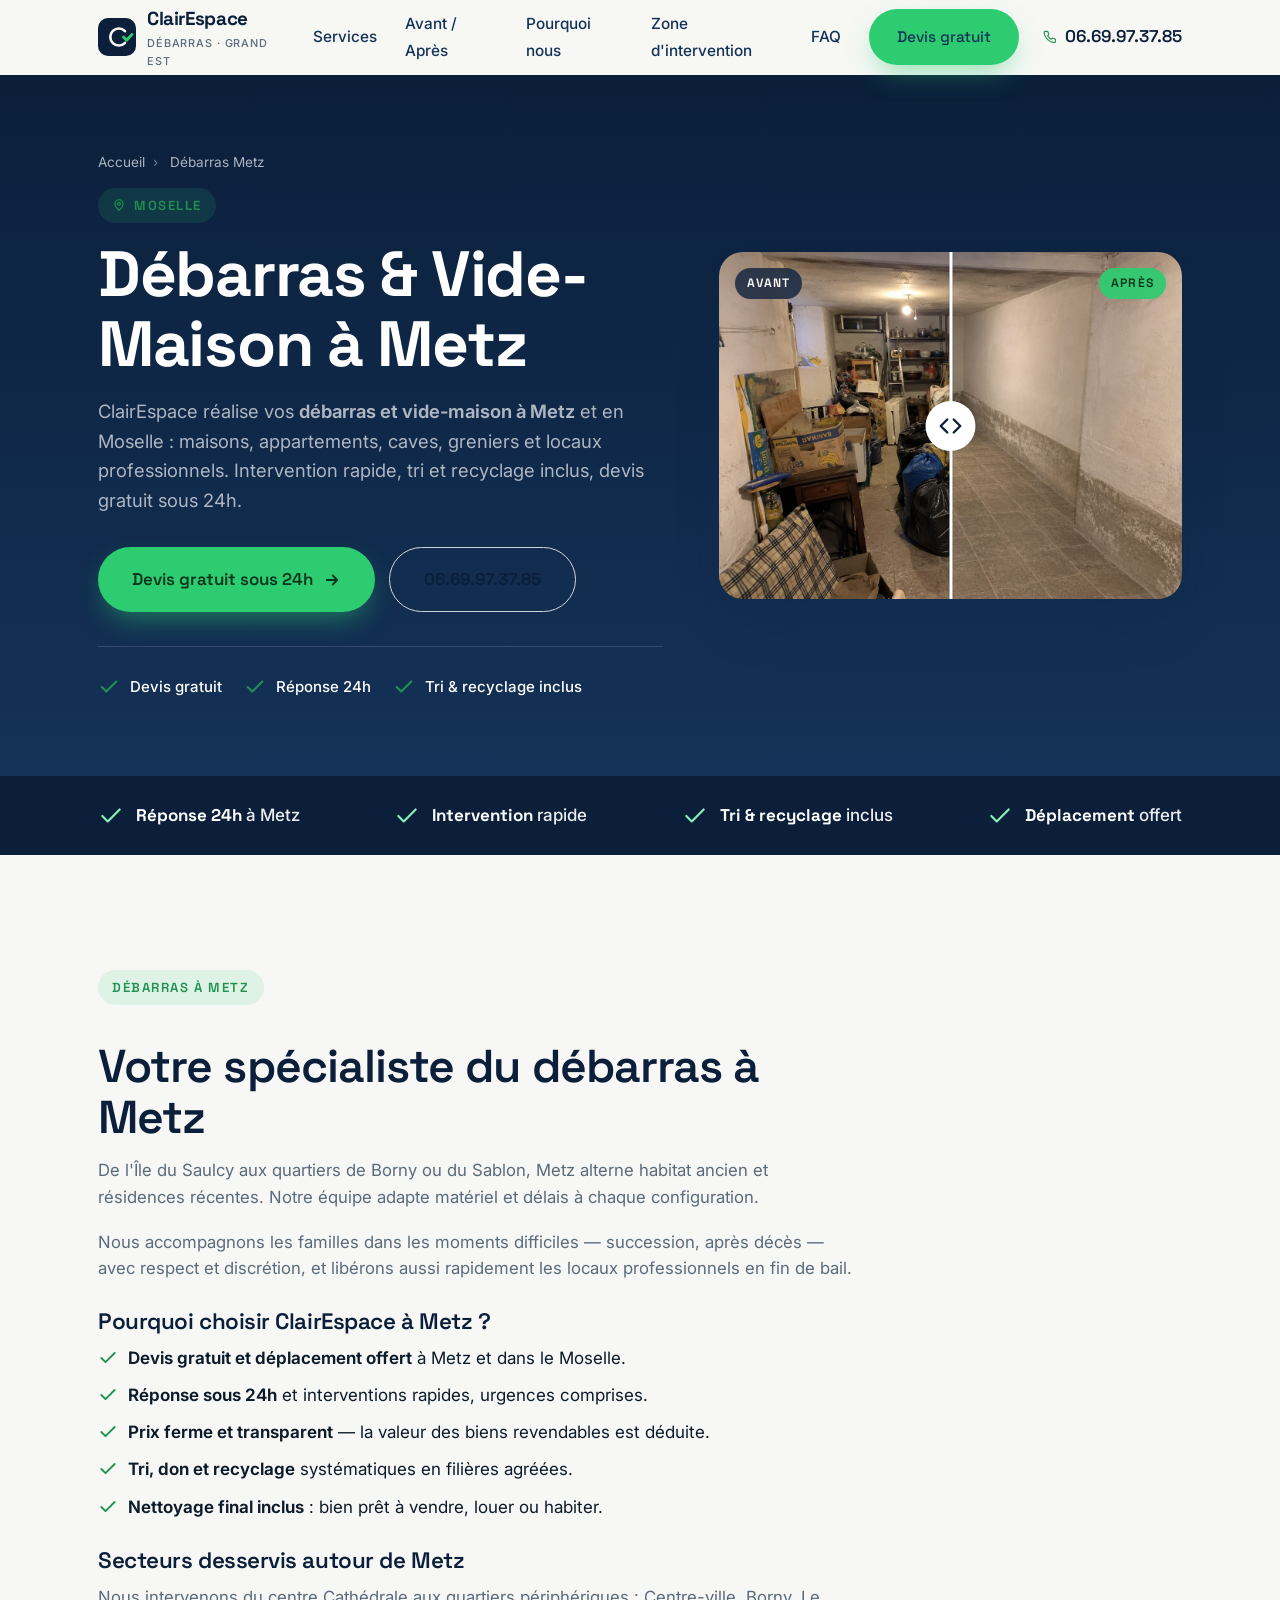
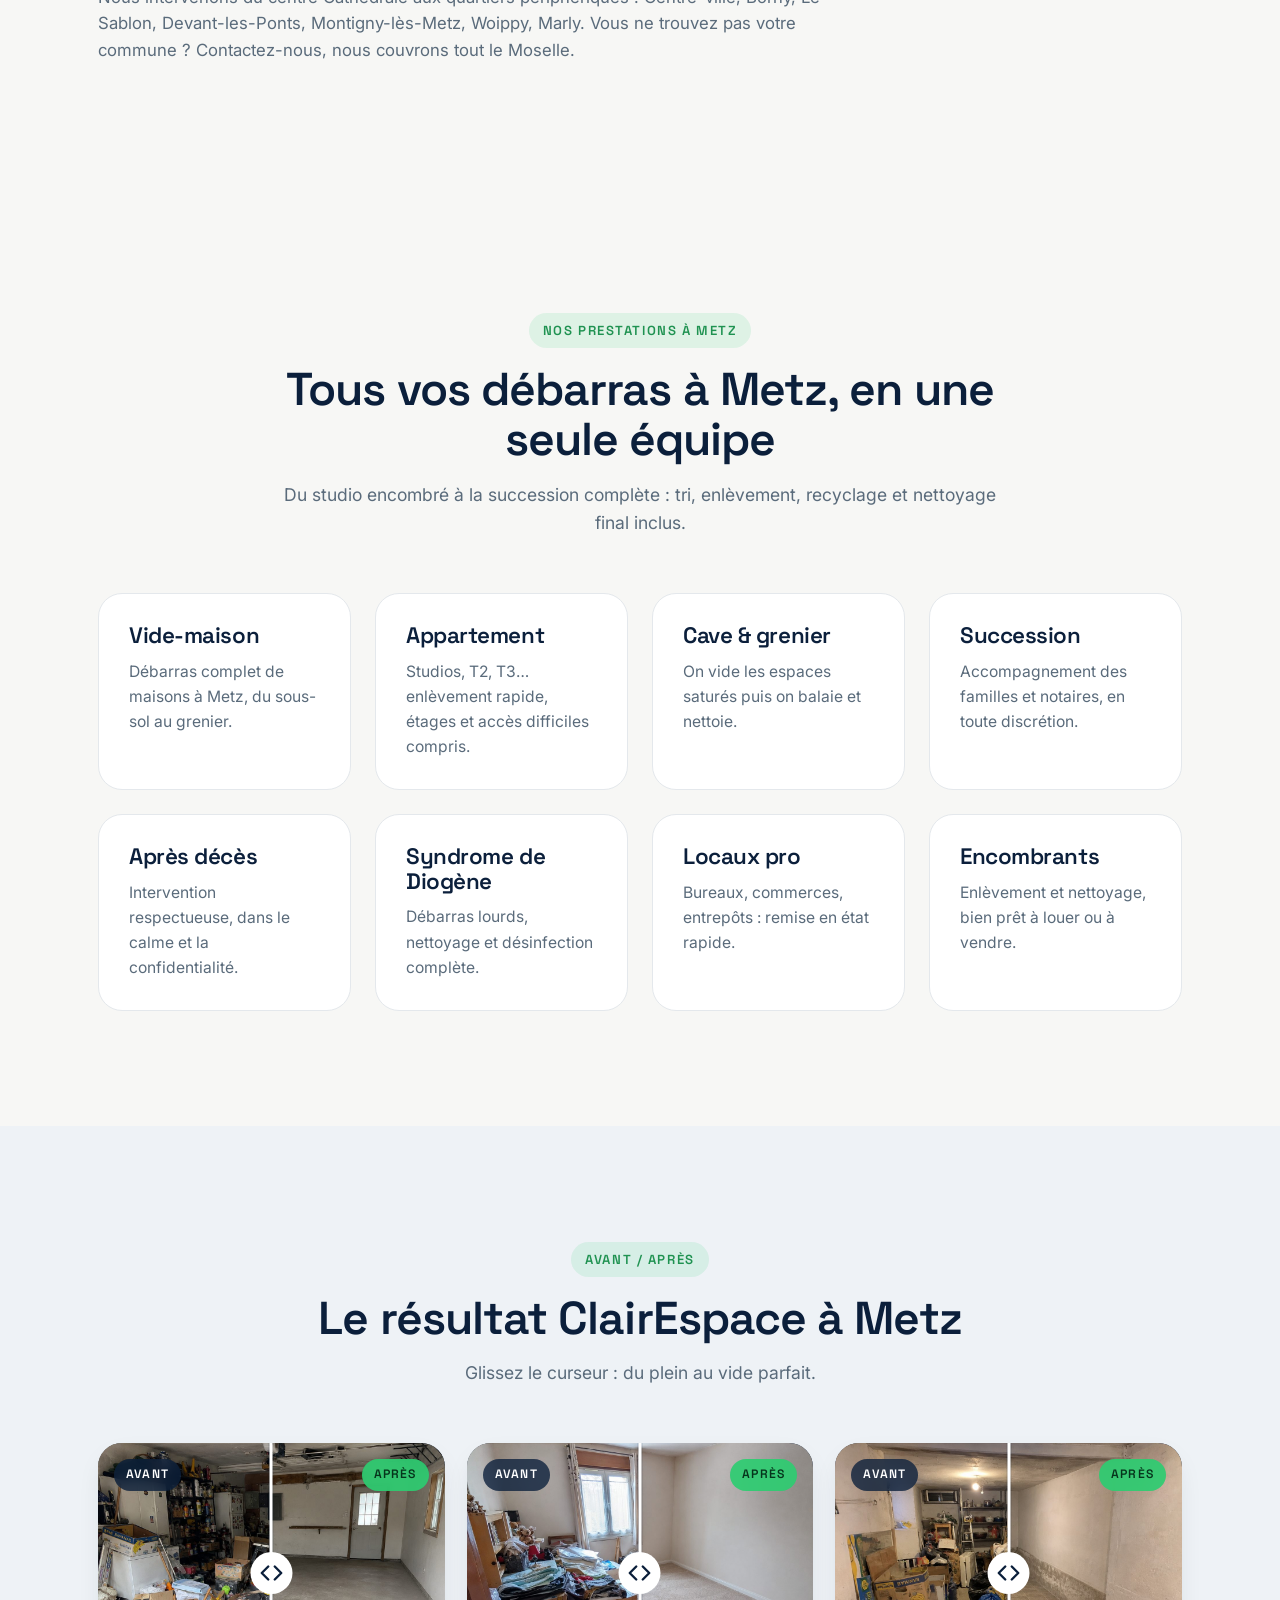
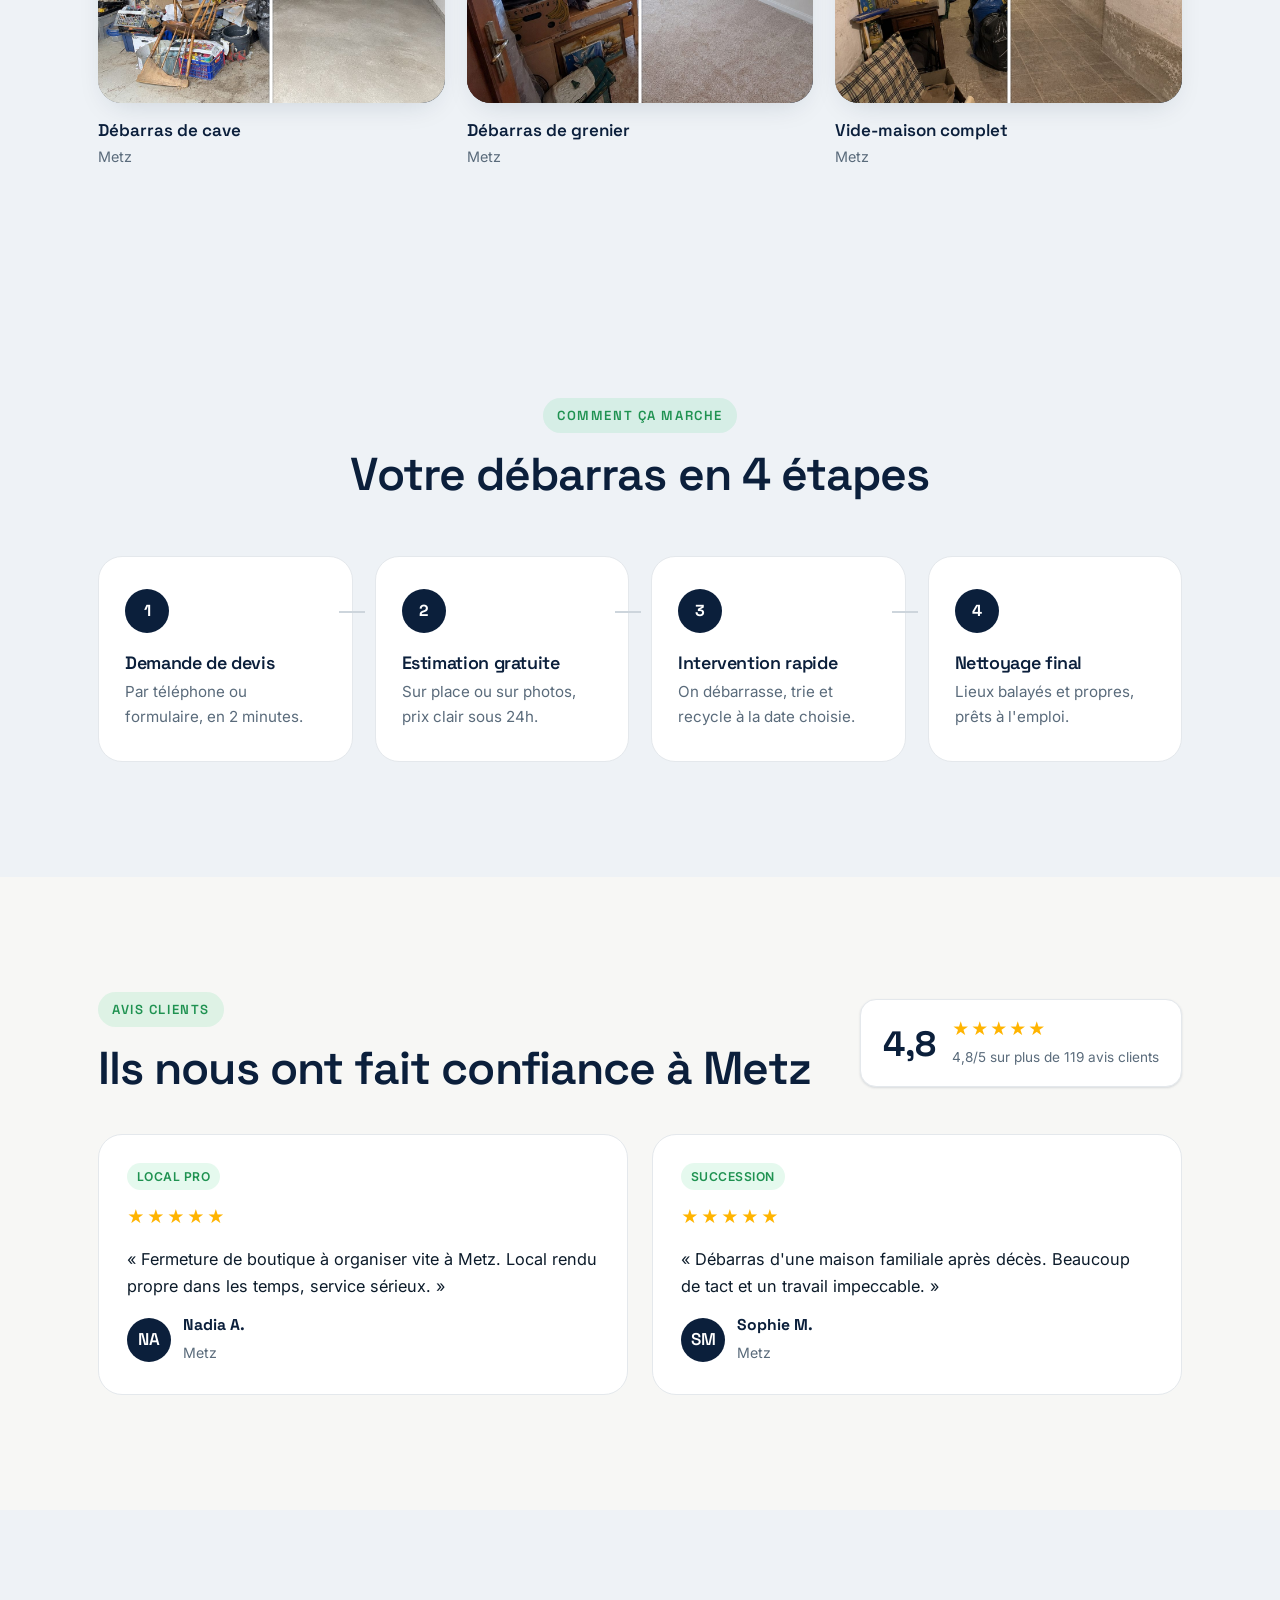
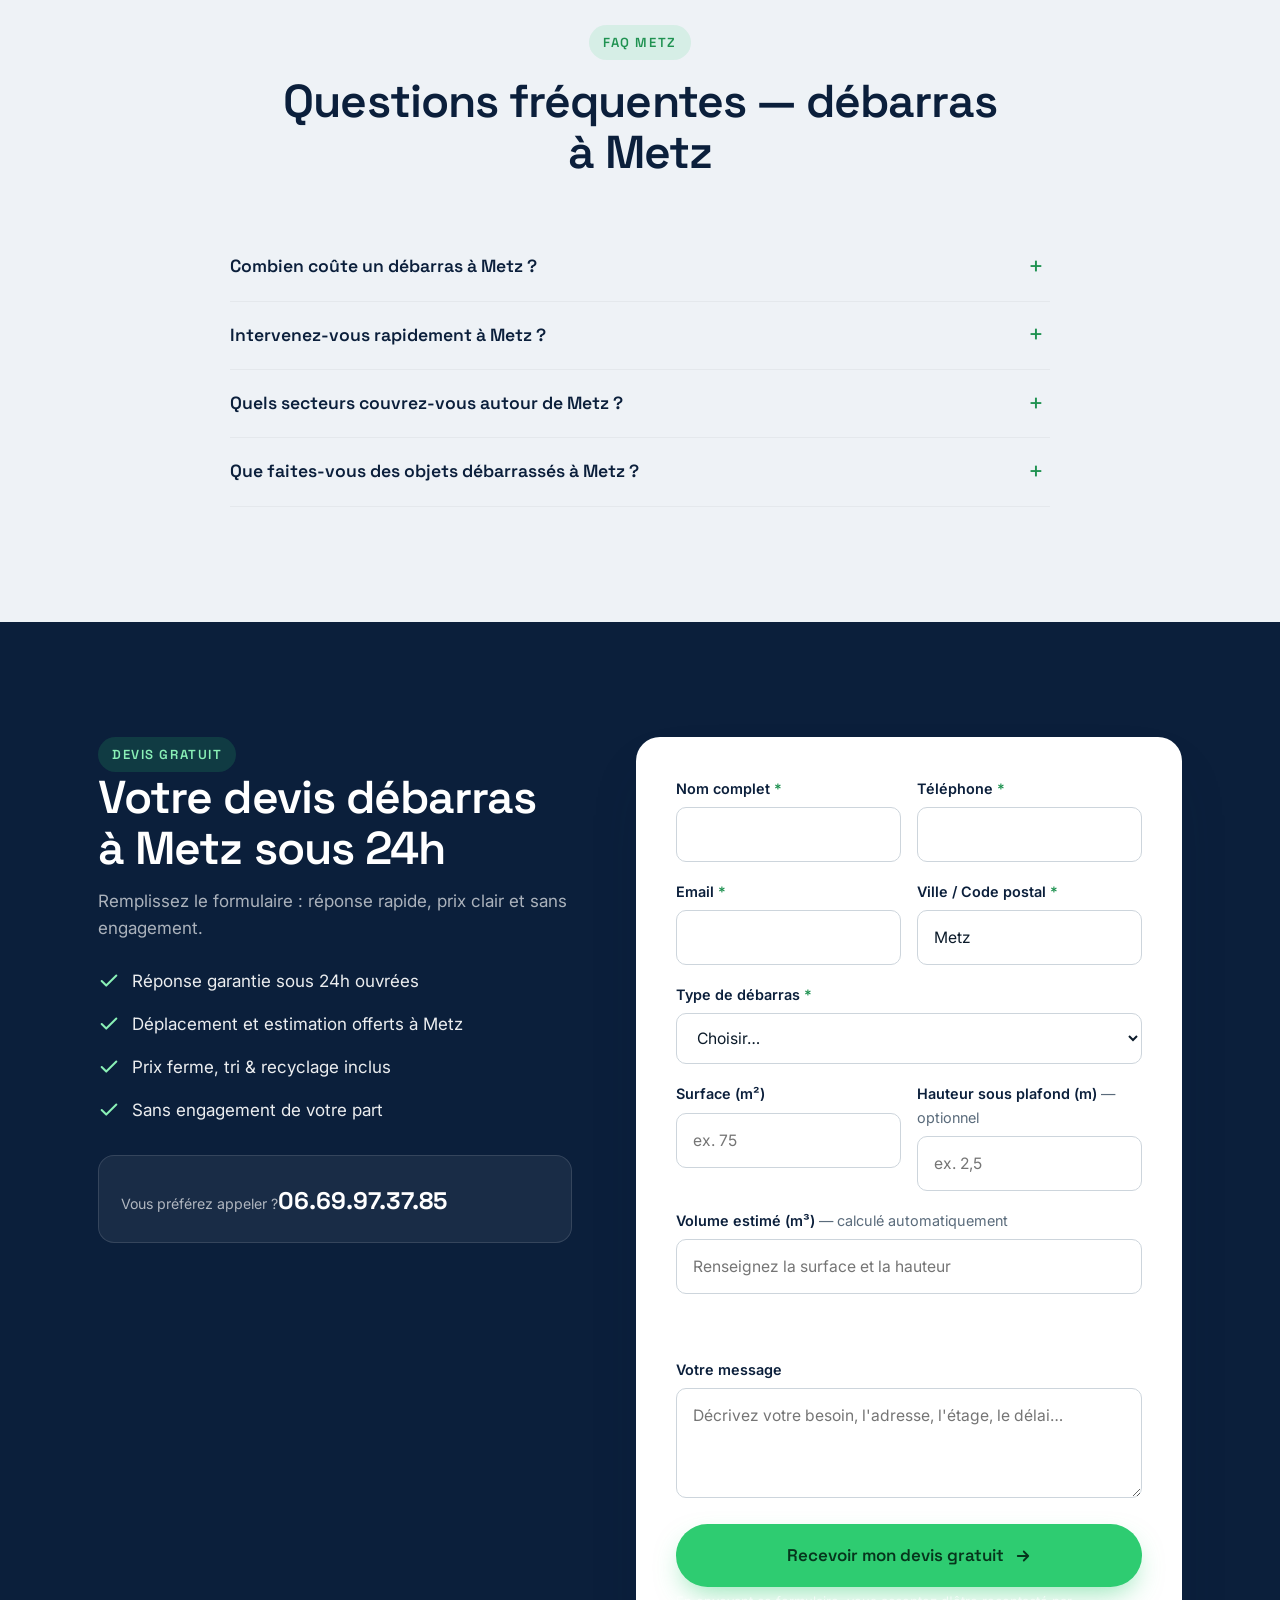
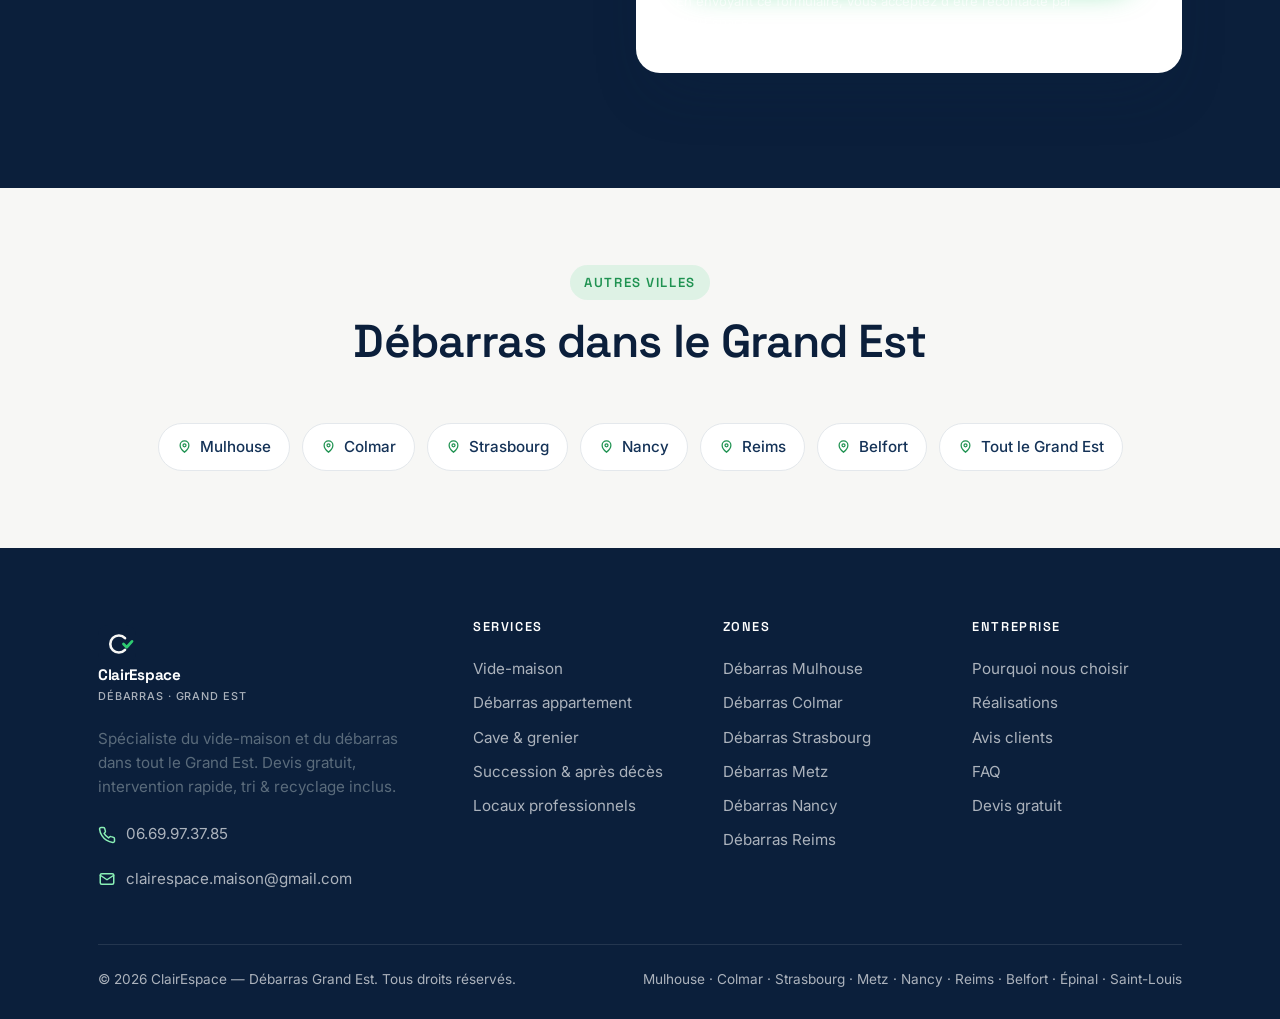
<file: debarras-metz.html>
<!DOCTYPE html>
<html lang="fr">
<head>
<meta charset="utf-8">
<meta name="viewport" content="width=device-width, initial-scale=1">
<title>Débarras Metz (57000) | Vide-Maison & Succession — Devis Gratuit 24h</title>
<meta name="description" content="Débarras et vide-maison à Metz et dans le Moselle. Appartement, maison, cave, succession, après décès. Devis gratuit sous 24h, intervention rapide, tri & recyclage inclus.">
<meta name="keywords" content="débarras Metz, vide maison Metz, débarras appartement Metz, débarras succession Metz, débarras Moselle">
<meta name="robots" content="index, follow, max-image-preview:large">
<meta name="theme-color" content="#0B1F3B">
<link rel="canonical" href="https://clairespace.fr/debarras-metz.html">
<link rel="icon" type="image/svg+xml" href="img/favicon.svg">
<meta property="og:type" content="website">
<meta property="og:locale" content="fr_FR">
<meta property="og:site_name" content="ClairEspace — Débarras Grand Est">
<meta property="og:title" content="Débarras Metz (57000) | Vide-Maison & Succession — Devis Gratuit 24h">
<meta property="og:description" content="Débarras et vide-maison à Metz et dans le Moselle. Appartement, maison, cave, succession, après décès. Devis gratuit sous 24h, intervention rapide, tri & recyclage inclus.">
<meta property="og:url" content="https://clairespace.fr/debarras-metz.html">
<meta property="og:image" content="https://clairespace.fr/img/og-cover.jpg">
<meta name="twitter:card" content="summary_large_image">
<link rel="preconnect" href="https://fonts.googleapis.com">
<link rel="preconnect" href="https://fonts.gstatic.com" crossorigin>
<link rel="stylesheet" href="https://fonts.googleapis.com/css2?family=Inter:wght@400;500;600;700&family=Space+Grotesk:wght@500;600;700&display=swap">
<link rel="stylesheet" href="css/styles.css">
<script type="application/ld+json">{"@context": "https://schema.org", "@type": "HomeAndConstructionBusiness", "@id": "https://clairespace.fr/debarras-metz.html#business", "name": "ClairEspace — Débarras Metz", "image": "https://clairespace.fr/img/og-cover.jpg", "url": "https://clairespace.fr/debarras-metz.html", "telephone": "+33669973785", "email": "clairespace.maison@gmail.com", "priceRange": "€€", "description": "Débarras et vide-maison à Metz et dans le Moselle. Appartement, maison, cave, succession, après décès. Devis gratuit sous 24h, intervention rapide, tri & recyclage inclus.", "address": {"@type": "PostalAddress", "addressLocality": "Metz", "postalCode": "57000", "addressRegion": "Grand Est", "addressCountry": "FR"}, "geo": {"@type": "GeoCoordinates", "latitude": 49.1193, "longitude": 6.1757}, "areaServed": ["Metz", "Moselle", "Centre-ville", "Borny", "Le Sablon", "Devant-les-Ponts"], "aggregateRating": {"@type": "AggregateRating", "ratingValue": "4.8", "reviewCount": "119", "bestRating": "5"}}</script>
<script type="application/ld+json">{"@context": "https://schema.org", "@type": "FAQPage", "mainEntity": [{"@type": "Question", "name": "Combien coûte un débarras à Metz ?", "acceptedAnswer": {"@type": "Answer", "text": "Le prix dépend du volume, de l'accès et de la nature des objets. À Metz, l'estimation et le déplacement sont gratuits : vous recevez un devis ferme sous 24h. La valeur des biens revendables peut être déduite, voire rendre le débarras gratuit."}}, {"@type": "Question", "name": "Intervenez-vous rapidement à Metz ?", "acceptedAnswer": {"@type": "Answer", "text": "Oui. Nous répondons sous 24h et intervenons en quelques jours à Metz et alentours. En cas d'urgence (vente, succession, fin de bail), une intervention express est possible."}}, {"@type": "Question", "name": "Quels secteurs couvrez-vous autour de Metz ?", "acceptedAnswer": {"@type": "Answer", "text": "Nous intervenons à Metz et dans tout le secteur : Centre-ville, Borny, Le Sablon, Devant-les-Ponts et les communes voisines, ainsi que l'ensemble du Moselle."}}, {"@type": "Question", "name": "Que faites-vous des objets débarrassés à Metz ?", "acceptedAnswer": {"@type": "Answer", "text": "Nous trions systématiquement : dons aux associations, revalorisation des objets réutilisables et recyclage du reste en filières agréées. Une démarche éco-responsable incluse."}}]}</script>
<script type="application/ld+json">{"@context": "https://schema.org", "@type": "BreadcrumbList", "itemListElement": [{"@type": "ListItem", "position": 1, "name": "Accueil", "item": "https://clairespace.fr/"}, {"@type": "ListItem", "position": 2, "name": "Débarras Metz", "item": "https://clairespace.fr/debarras-metz.html"}]}</script>
</head>
<body>
<header class="site-header">
  <div class="container">
    <nav class="nav" aria-label="Navigation principale">
      <a class="brand" href="index.html" aria-label="ClairEspace, accueil">
        <img class="brand__mark" src="img/logo.svg" alt="" width="38" height="38">
        <span>ClairEspace<small>Débarras · Grand Est</small></span>
      </a>
      <ul class="nav__links">
        <li><a href="index.html#services">Services</a></li>
        <li><a href="index.html#realisations">Avant / Après</a></li>
        <li><a href="index.html#pourquoi">Pourquoi nous</a></li>
        <li><a href="index.html#zone">Zone d'intervention</a></li>
        <li><a href="index.html#faq">FAQ</a></li>
        <li><a class="btn btn--cta" href="#devis">Devis gratuit</a></li>
      </ul>
      <div class="nav__cta">
        <a class="nav__phone" href="tel:+33669973785"><svg viewBox="0 0 24 24" fill="none" stroke="currentColor" stroke-width="2" stroke-linecap="round" stroke-linejoin="round"><path d="M22 16.9v3a2 2 0 0 1-2.2 2 19.8 19.8 0 0 1-8.6-3 19.5 19.5 0 0 1-6-6 19.8 19.8 0 0 1-3.1-8.7A2 2 0 0 1 4.1 2h3a2 2 0 0 1 2 1.7c.1 1 .4 1.9.7 2.8a2 2 0 0 1-.5 2.1L8.1 9.9a16 16 0 0 0 6 6l1.3-1.3a2 2 0 0 1 2.1-.4c.9.3 1.8.5 2.8.7a2 2 0 0 1 1.7 2z"/></svg> 06.69.97.37.85</a>
        <button class="nav__toggle" aria-label="Ouvrir le menu" aria-expanded="false"><span></span></button>
      </div>
    </nav>
  </div>
</header>
<main>

<section class="local-hero">
  <div class="container">
    <div class="local-hero__inner">
      <div>
        <nav class="breadcrumb reveal" aria-label="Fil d'Ariane"><a href="index.html">Accueil</a><span>›</span> Débarras Metz</nav>
        <span class="eyebrow reveal" data-delay="1" style="margin-top:14px"><svg viewBox="0 0 24 24" fill="none" stroke="currentColor" stroke-width="2" style="width:14px;height:14px"><path d="M12 21s7-5.2 7-11a7 7 0 1 0-14 0c0 5.8 7 11 7 11z"/><circle cx="12" cy="10" r="2.4"/></svg> Moselle</span>
        <h1 class="reveal" data-delay="1">Débarras &amp; Vide-Maison à Metz</h1>
        <p class="reveal" data-delay="2">ClairEspace réalise vos <strong>débarras et vide-maison à Metz</strong> et en Moselle : maisons, appartements, caves, greniers et locaux professionnels. Intervention rapide, tri et recyclage inclus, devis gratuit sous 24h.</p>
        <div class="hero__actions reveal" data-delay="2">
          <a class="btn btn--cta btn--lg" href="#devis">Devis gratuit sous 24h <svg viewBox="0 0 24 24" fill="none" stroke="currentColor" stroke-width="2.4" stroke-linecap="round" stroke-linejoin="round"><path d="M5 12h14M13 6l6 6-6 6"/></svg></a>
          <a class="btn btn--ghost btn--lg" href="tel:+33669973785">06.69.97.37.85</a>
        </div>
        <ul class="hero__trust reveal" data-delay="3" style="border-color:rgba(255,255,255,.15)">
          <li class="hero__trust-item" style="color:#fff"><svg viewBox="0 0 24 24" fill="none" stroke="currentColor" stroke-width="2.2" stroke-linecap="round" stroke-linejoin="round"><path d="M20 6 9 17l-5-5"/></svg> Devis gratuit</li>
          <li class="hero__trust-item" style="color:#fff"><svg viewBox="0 0 24 24" fill="none" stroke="currentColor" stroke-width="2.2" stroke-linecap="round" stroke-linejoin="round"><path d="M20 6 9 17l-5-5"/></svg> Réponse 24h</li>
          <li class="hero__trust-item" style="color:#fff"><svg viewBox="0 0 24 24" fill="none" stroke="currentColor" stroke-width="2.2" stroke-linecap="round" stroke-linejoin="round"><path d="M20 6 9 17l-5-5"/></svg> Tri &amp; recyclage inclus</li>
        </ul>
      </div>
      <div class="hero__media reveal" data-delay="2">
        <div class="ba ba--card" data-ba>
          <div class="ba__img ba__after"><img src="img/after-salon.jpg" alt="Logement vidé et propre après débarras à Metz" loading="eager" width="800" height="600"></div>
          <div class="ba__img ba__before"><img src="img/before-salon.jpg" alt="Logement encombré avant débarras à Metz" loading="eager" width="800" height="600"></div>
          <span class="ba__tag ba__tag--before">Avant</span><span class="ba__tag ba__tag--after">Après</span>
          <div class="ba__handle"><div class="ba__grip"><svg viewBox="0 0 24 24" fill="none" stroke="currentColor" stroke-width="2.2" stroke-linecap="round" stroke-linejoin="round"><path d="M9 6 3 12l6 6M15 6l6 6-6 6"/></svg></div></div>
          <input class="ba__range" type="range" min="0" max="100" value="50" aria-label="Comparer avant et après à Metz">
        </div>
      </div>
    </div>
  </div>
</section>

<section class="strip" aria-label="Nos engagements">
  <div class="container"><div class="strip__inner">
    <div class="strip__item"><svg viewBox="0 0 24 24" fill="none" stroke="currentColor" stroke-width="2" stroke-linecap="round" stroke-linejoin="round"><path d="M20 6 9 17l-5-5"/></svg><span><b>Réponse 24h</b> à Metz</span></div>
    <div class="strip__item"><svg viewBox="0 0 24 24" fill="none" stroke="currentColor" stroke-width="2" stroke-linecap="round" stroke-linejoin="round"><path d="M20 6 9 17l-5-5"/></svg><span><b>Intervention</b> rapide</span></div>
    <div class="strip__item"><svg viewBox="0 0 24 24" fill="none" stroke="currentColor" stroke-width="2" stroke-linecap="round" stroke-linejoin="round"><path d="M20 6 9 17l-5-5"/></svg><span><b>Tri &amp; recyclage</b> inclus</span></div>
    <div class="strip__item"><svg viewBox="0 0 24 24" fill="none" stroke="currentColor" stroke-width="2" stroke-linecap="round" stroke-linejoin="round"><path d="M20 6 9 17l-5-5"/></svg><span><b>Déplacement</b> offert</span></div>
  </div></div>
</section>

<section class="section">
  <div class="container">
    <div class="prose reveal">
      <span class="eyebrow">Débarras à Metz</span>
      <h2>Votre spécialiste du débarras à Metz</h2>
      <p>De l'Île du Saulcy aux quartiers de Borny ou du Sablon, Metz alterne habitat ancien et résidences récentes. Notre équipe adapte matériel et délais à chaque configuration.</p>
      <p>Nous accompagnons les familles dans les moments difficiles — succession, après décès — avec respect et discrétion, et libérons aussi rapidement les locaux professionnels en fin de bail.</p>
      <h3>Pourquoi choisir ClairEspace à Metz ?</h3>
      <ul class="ticks">
        <li><svg viewBox="0 0 24 24" fill="none" stroke="currentColor" stroke-width="2.2" stroke-linecap="round" stroke-linejoin="round"><path d="M20 6 9 17l-5-5"/></svg> <span><strong>Devis gratuit et déplacement offert</strong> à Metz et dans le Moselle.</span></li>
        <li><svg viewBox="0 0 24 24" fill="none" stroke="currentColor" stroke-width="2.2" stroke-linecap="round" stroke-linejoin="round"><path d="M20 6 9 17l-5-5"/></svg> <span><strong>Réponse sous 24h</strong> et interventions rapides, urgences comprises.</span></li>
        <li><svg viewBox="0 0 24 24" fill="none" stroke="currentColor" stroke-width="2.2" stroke-linecap="round" stroke-linejoin="round"><path d="M20 6 9 17l-5-5"/></svg> <span><strong>Prix ferme et transparent</strong> — la valeur des biens revendables est déduite.</span></li>
        <li><svg viewBox="0 0 24 24" fill="none" stroke="currentColor" stroke-width="2.2" stroke-linecap="round" stroke-linejoin="round"><path d="M20 6 9 17l-5-5"/></svg> <span><strong>Tri, don et recyclage</strong> systématiques en filières agréées.</span></li>
        <li><svg viewBox="0 0 24 24" fill="none" stroke="currentColor" stroke-width="2.2" stroke-linecap="round" stroke-linejoin="round"><path d="M20 6 9 17l-5-5"/></svg> <span><strong>Nettoyage final inclus</strong> : bien prêt à vendre, louer ou habiter.</span></li>
      </ul>
      <h3>Secteurs desservis autour de Metz</h3>
      <p>Nous intervenons du centre Cathédrale aux quartiers périphériques : Centre-ville, Borny, Le Sablon, Devant-les-Ponts, Montigny-lès-Metz, Woippy, Marly. Vous ne trouvez pas votre commune ? Contactez-nous, nous couvrons tout le Moselle.</p>
    </div>
  </div>
</section>

<section class="section" id="services">
  <div class="container">
    <div class="section-head section-head--center reveal">
      <span class="eyebrow">Nos prestations à Metz</span>
      <h2>Tous vos débarras à Metz, en une seule équipe</h2>
      <p>Du studio encombré à la succession complète : tri, enlèvement, recyclage et nettoyage final inclus.</p>
    </div>
    <div class="grid grid--4">
      <article class="card reveal"><h3>Vide-maison</h3><p>Débarras complet de maisons à Metz, du sous-sol au grenier.</p></article>
      <article class="card reveal" data-delay="1"><h3>Appartement</h3><p>Studios, T2, T3… enlèvement rapide, étages et accès difficiles compris.</p></article>
      <article class="card reveal" data-delay="2"><h3>Cave & grenier</h3><p>On vide les espaces saturés puis on balaie et nettoie.</p></article>
      <article class="card reveal" data-delay="3"><h3>Succession</h3><p>Accompagnement des familles et notaires, en toute discrétion.</p></article>
      <article class="card reveal"><h3>Après décès</h3><p>Intervention respectueuse, dans le calme et la confidentialité.</p></article>
      <article class="card reveal" data-delay="1"><h3>Syndrome de Diogène</h3><p>Débarras lourds, nettoyage et désinfection complète.</p></article>
      <article class="card reveal" data-delay="2"><h3>Locaux pro</h3><p>Bureaux, commerces, entrepôts : remise en état rapide.</p></article>
      <article class="card reveal" data-delay="3"><h3>Encombrants</h3><p>Enlèvement et nettoyage, bien prêt à louer ou à vendre.</p></article>
    </div>
  </div>
</section>

<section class="section section--tint">
  <div class="container">
    <div class="section-head section-head--center reveal">
      <span class="eyebrow">Avant / Après</span>
      <h2>Le résultat ClairEspace à Metz</h2>
      <p>Glissez le curseur : du plein au vide parfait.</p>
    </div>
    <div class="gallery">
      <figure class="reveal"><div class="ba ba--card" data-ba>
        <div class="ba__img ba__after"><img src="img/after-cave.jpg" alt="Cave vidée à Metz" loading="lazy" width="800" height="600"></div>
        <div class="ba__img ba__before"><img src="img/before-cave.jpg" alt="Cave encombrée à Metz" loading="lazy" width="800" height="600"></div>
        <span class="ba__tag ba__tag--before">Avant</span><span class="ba__tag ba__tag--after">Après</span>
        <div class="ba__handle"><div class="ba__grip"><svg viewBox="0 0 24 24" fill="none" stroke="currentColor" stroke-width="2.2" stroke-linecap="round" stroke-linejoin="round"><path d="M9 6 3 12l6 6M15 6l6 6-6 6"/></svg></div></div>
        <input class="ba__range" type="range" min="0" max="100" value="50" aria-label="Comparer cave à Metz"></div>
        <figcaption>Débarras de cave<span>Metz</span></figcaption></figure>
      <figure class="reveal" data-delay="1"><div class="ba ba--card" data-ba>
        <div class="ba__img ba__after"><img src="img/after-grenier.jpg" alt="Grenier vidé à Metz" loading="lazy" width="800" height="600"></div>
        <div class="ba__img ba__before"><img src="img/before-grenier.jpg" alt="Grenier encombré à Metz" loading="lazy" width="800" height="600"></div>
        <span class="ba__tag ba__tag--before">Avant</span><span class="ba__tag ba__tag--after">Après</span>
        <div class="ba__handle"><div class="ba__grip"><svg viewBox="0 0 24 24" fill="none" stroke="currentColor" stroke-width="2.2" stroke-linecap="round" stroke-linejoin="round"><path d="M9 6 3 12l6 6M15 6l6 6-6 6"/></svg></div></div>
        <input class="ba__range" type="range" min="0" max="100" value="50" aria-label="Comparer grenier à Metz"></div>
        <figcaption>Débarras de grenier<span>Metz</span></figcaption></figure>
      <figure class="reveal" data-delay="2"><div class="ba ba--card" data-ba>
        <div class="ba__img ba__after"><img src="img/after-salon.jpg" alt="Maison vidée à Metz" loading="lazy" width="800" height="600"></div>
        <div class="ba__img ba__before"><img src="img/before-salon.jpg" alt="Maison encombrée à Metz" loading="lazy" width="800" height="600"></div>
        <span class="ba__tag ba__tag--before">Avant</span><span class="ba__tag ba__tag--after">Après</span>
        <div class="ba__handle"><div class="ba__grip"><svg viewBox="0 0 24 24" fill="none" stroke="currentColor" stroke-width="2.2" stroke-linecap="round" stroke-linejoin="round"><path d="M9 6 3 12l6 6M15 6l6 6-6 6"/></svg></div></div>
        <input class="ba__range" type="range" min="0" max="100" value="50" aria-label="Comparer vide-maison à Metz"></div>
        <figcaption>Vide-maison complet<span>Metz</span></figcaption></figure>
    </div>
  </div>
</section>

<section class="section section--tint">
  <div class="container">
    <div class="section-head section-head--center reveal">
      <span class="eyebrow">Comment ça marche</span>
      <h2>Votre débarras en 4 étapes</h2>
    </div>
    <div class="steps">
      <div class="step reveal"><div class="step__num">1</div><h3>Demande de devis</h3><p>Par téléphone ou formulaire, en 2 minutes.</p></div>
      <div class="step reveal" data-delay="1"><div class="step__num">2</div><h3>Estimation gratuite</h3><p>Sur place ou sur photos, prix clair sous 24h.</p></div>
      <div class="step reveal" data-delay="2"><div class="step__num">3</div><h3>Intervention rapide</h3><p>On débarrasse, trie et recycle à la date choisie.</p></div>
      <div class="step reveal" data-delay="3"><div class="step__num">4</div><h3>Nettoyage final</h3><p>Lieux balayés et propres, prêts à l'emploi.</p></div>
    </div>
  </div>
</section>

<section class="section">
  <div class="container">
    <div class="reviews-head reveal">
      <div class="section-head" style="margin-bottom:0"><span class="eyebrow">Avis clients</span><h2>Ils nous ont fait confiance à Metz</h2></div>
      <div class="rating-badge"><div class="score">4,8</div><div><div class="stars" aria-hidden="true">★★★★★</div><small>4,8/5 sur plus de 119 avis clients</small></div></div>
    </div>
    <div class="grid grid--2">
      <article class="review reveal"><span class="review__tag">Local pro</span><div class="stars" aria-hidden="true">★★★★★</div><p>« Fermeture de boutique à organiser vite à Metz. Local rendu propre dans les temps, service sérieux. »</p><div class="review__who"><div class="review__avatar">NA</div><div><b>Nadia A.</b><small>Metz</small></div></div></article>
      <article class="review reveal" data-delay="1"><span class="review__tag">Succession</span><div class="stars" aria-hidden="true">★★★★★</div><p>« Débarras d'une maison familiale après décès. Beaucoup de tact et un travail impeccable. »</p><div class="review__who"><div class="review__avatar">SM</div><div><b>Sophie M.</b><small>Metz</small></div></div></article>
    </div>
  </div>
</section>

<section class="section section--tint" id="faq">
  <div class="container">
    <div class="section-head section-head--center reveal"><span class="eyebrow">FAQ Metz</span><h2>Questions fréquentes — débarras à Metz</h2></div>
    <div class="faq reveal">
      <div class="faq__item"><h3 style="margin:0"><button class="faq__q" aria-expanded="false">Combien coûte un débarras à Metz ?</button></h3><div class="faq__a"><div class="faq__a-inner">Le prix dépend du volume, de l'accès et de la nature des objets. À Metz, l'estimation et le déplacement sont gratuits : vous recevez un devis ferme sous 24h. La valeur des biens revendables peut être déduite, voire rendre le débarras gratuit.</div></div></div>
      <div class="faq__item"><h3 style="margin:0"><button class="faq__q" aria-expanded="false">Intervenez-vous rapidement à Metz ?</button></h3><div class="faq__a"><div class="faq__a-inner">Oui. Nous répondons sous 24h et intervenons en quelques jours à Metz et alentours. En cas d'urgence (vente, succession, fin de bail), une intervention express est possible.</div></div></div>
      <div class="faq__item"><h3 style="margin:0"><button class="faq__q" aria-expanded="false">Quels secteurs couvrez-vous autour de Metz ?</button></h3><div class="faq__a"><div class="faq__a-inner">Nous intervenons à Metz et dans tout le secteur : Centre-ville, Borny, Le Sablon, Devant-les-Ponts et les communes voisines, ainsi que l'ensemble du Moselle.</div></div></div>
      <div class="faq__item"><h3 style="margin:0"><button class="faq__q" aria-expanded="false">Que faites-vous des objets débarrassés à Metz ?</button></h3><div class="faq__a"><div class="faq__a-inner">Nous trions systématiquement : dons aux associations, revalorisation des objets réutilisables et recyclage du reste en filières agréées. Une démarche éco-responsable incluse.</div></div></div>
    </div>
  </div>
</section>

<section class="section section--navy" id="devis">
  <div class="container">
    <div class="devis">
      <div class="devis__aside reveal">
        <span class="eyebrow">Devis gratuit</span>
        <h2>Votre devis débarras à Metz sous 24h</h2>
        <p style="margin-top:14px">Remplissez le formulaire : réponse rapide, prix clair et sans engagement.</p>
        <div class="devis__points">
          <div class="devis__point"><svg viewBox="0 0 24 24" fill="none" stroke="currentColor" stroke-width="2.2" stroke-linecap="round" stroke-linejoin="round"><path d="M20 6 9 17l-5-5"/></svg><span>Réponse garantie sous 24h ouvrées</span></div>
          <div class="devis__point"><svg viewBox="0 0 24 24" fill="none" stroke="currentColor" stroke-width="2.2" stroke-linecap="round" stroke-linejoin="round"><path d="M20 6 9 17l-5-5"/></svg><span>Déplacement et estimation offerts à Metz</span></div>
          <div class="devis__point"><svg viewBox="0 0 24 24" fill="none" stroke="currentColor" stroke-width="2.2" stroke-linecap="round" stroke-linejoin="round"><path d="M20 6 9 17l-5-5"/></svg><span>Prix ferme, tri & recyclage inclus</span></div>
          <div class="devis__point"><svg viewBox="0 0 24 24" fill="none" stroke="currentColor" stroke-width="2.2" stroke-linecap="round" stroke-linejoin="round"><path d="M20 6 9 17l-5-5"/></svg><span>Sans engagement de votre part</span></div>
        </div>
        <div class="devis__call"><small style="color:var(--on-navy-muted)">Vous préférez appeler ?</small><a href="tel:+33669973785">06.69.97.37.85</a></div>
      </div>
      <form class="form" id="devis-form" action="contact.php" method="post" novalidate>
        <input type="text" name="website" tabindex="-1" autocomplete="off" aria-hidden="true" style="position:absolute;left:-9999px;width:1px;height:1px;opacity:0">
        <div class="form__row">
          <div class="field"><label for="nom">Nom complet <span class="req">*</span></label><input id="nom" name="nom" type="text" autocomplete="name" required><span class="field__err">Merci d'indiquer votre nom.</span></div>
          <div class="field"><label for="tel">Téléphone <span class="req">*</span></label><input id="tel" name="tel" type="tel" autocomplete="tel" required><span class="field__err">Numéro invalide.</span></div>
        </div>
        <div class="form__row">
          <div class="field"><label for="email">Email <span class="req">*</span></label><input id="email" name="email" type="email" autocomplete="email" required><span class="field__err">Email invalide.</span></div>
          <div class="field"><label for="ville">Ville / Code postal <span class="req">*</span></label><input id="ville" name="ville" type="text" value="Metz" required><span class="field__err">Merci d'indiquer votre ville.</span></div>
        </div>
        <div class="field"><label for="type">Type de débarras <span class="req">*</span></label>
          <select id="type" name="type" required><option value="">Choisir…</option><option>Vide-maison</option><option>Débarras appartement</option><option>Cave / grenier</option><option>Succession</option><option>Après décès</option><option>Syndrome de Diogène</option><option>Locaux professionnels</option><option>Encombrants / nettoyage</option></select>
          <span class="field__err">Merci de choisir un type.</span>
        </div>
        <div class="form__row">
          <div class="field"><label for="surface">Surface (m²)</label><input id="surface" name="surface" type="number" min="0" step="1" inputmode="numeric" placeholder="ex. 75"></div>
          <div class="field"><label for="hauteur">Hauteur sous plafond (m) <span style="font-weight:400;color:var(--muted)">— optionnel</span></label><input id="hauteur" name="hauteur" type="number" min="0" step="0.05" inputmode="decimal" placeholder="ex. 2,5"></div>
        </div>
        <div class="field"><label for="volume_m3">Volume estimé (m³) <span style="font-weight:400;color:var(--muted)">— calculé automatiquement</span></label><input id="volume_m3" name="volume_m3" type="text" readonly placeholder="Renseignez la surface et la hauteur"><p class="form__note">Volume = surface × hauteur sous plafond. Indicatif, pour affiner votre devis.</p></div>
        <div class="field"><label for="message">Votre message</label><textarea id="message" name="message" placeholder="Décrivez votre besoin, l'adresse, l'étage, le délai…"></textarea></div>
        <button class="btn btn--cta btn--lg btn--block" type="submit">Recevoir mon devis gratuit <svg viewBox="0 0 24 24" fill="none" stroke="currentColor" stroke-width="2.4" stroke-linecap="round" stroke-linejoin="round"><path d="M5 12h14M13 6l6 6-6 6"/></svg></button>
        <p class="form__note">En envoyant ce formulaire, vous acceptez d'être recontacté par ClairEspace.</p>
      </form>
      <div class="form__success" id="devis-success" role="status" aria-live="polite">
        <svg viewBox="0 0 24 24" fill="none" stroke="currentColor" stroke-width="2" stroke-linecap="round" stroke-linejoin="round"><circle cx="12" cy="12" r="10"/><path d="M8 12l3 3 5-6"/></svg>
        <h3 style="color:#fff">Demande envoyée, merci !</h3>
        <p>Notre équipe vous recontacte sous 24h. Urgence à Metz ? Appelez le <a href="tel:+33669973785" style="color:#8af0b6">06.69.97.37.85</a>.</p>
      </div>
    </div>
  </div>
</section>

<section class="section section--tight">
  <div class="container">
    <div class="section-head section-head--center reveal"><span class="eyebrow">Autres villes</span><h2>Débarras dans le Grand Est</h2></div>
    <div class="cities reveal" style="justify-content:center">
      <a class="city-chip" href="debarras-mulhouse.html"><svg viewBox="0 0 24 24" fill="none" stroke="currentColor" stroke-width="2"><path d="M12 21s7-5.2 7-11a7 7 0 1 0-14 0c0 5.8 7 11 7 11z"/><circle cx="12" cy="10" r="2.4"/></svg> Mulhouse</a>
      <a class="city-chip" href="debarras-colmar.html"><svg viewBox="0 0 24 24" fill="none" stroke="currentColor" stroke-width="2"><path d="M12 21s7-5.2 7-11a7 7 0 1 0-14 0c0 5.8 7 11 7 11z"/><circle cx="12" cy="10" r="2.4"/></svg> Colmar</a>
      <a class="city-chip" href="debarras-strasbourg.html"><svg viewBox="0 0 24 24" fill="none" stroke="currentColor" stroke-width="2"><path d="M12 21s7-5.2 7-11a7 7 0 1 0-14 0c0 5.8 7 11 7 11z"/><circle cx="12" cy="10" r="2.4"/></svg> Strasbourg</a>
      <a class="city-chip" href="debarras-nancy.html"><svg viewBox="0 0 24 24" fill="none" stroke="currentColor" stroke-width="2"><path d="M12 21s7-5.2 7-11a7 7 0 1 0-14 0c0 5.8 7 11 7 11z"/><circle cx="12" cy="10" r="2.4"/></svg> Nancy</a>
      <a class="city-chip" href="debarras-reims.html"><svg viewBox="0 0 24 24" fill="none" stroke="currentColor" stroke-width="2"><path d="M12 21s7-5.2 7-11a7 7 0 1 0-14 0c0 5.8 7 11 7 11z"/><circle cx="12" cy="10" r="2.4"/></svg> Reims</a>
      <a class="city-chip" href="debarras-belfort.html"><svg viewBox="0 0 24 24" fill="none" stroke="currentColor" stroke-width="2"><path d="M12 21s7-5.2 7-11a7 7 0 1 0-14 0c0 5.8 7 11 7 11z"/><circle cx="12" cy="10" r="2.4"/></svg> Belfort</a>
      <a class="city-chip" href="debarras-grand-est.html"><svg viewBox="0 0 24 24" fill="none" stroke="currentColor" stroke-width="2"><path d="M12 21s7-5.2 7-11a7 7 0 1 0-14 0c0 5.8 7 11 7 11z"/><circle cx="12" cy="10" r="2.4"/></svg> Tout le Grand Est</a>
    </div>
  </div>
</section>

</main>
<footer class="footer">
  <div class="container">
    <div class="footer__grid">
      <div class="footer__brand">
        <a class="brand" href="index.html"><img class="brand__mark" src="img/logo.svg" alt="" width="38" height="38"><span>ClairEspace<small>Débarras · Grand Est</small></span></a>
        <p>Spécialiste du vide-maison et du débarras dans tout le Grand Est. Devis gratuit, intervention rapide, tri &amp; recyclage inclus.</p>
        <div class="footer__contact">
          <a href="tel:+33669973785"><svg viewBox="0 0 24 24" fill="none" stroke="currentColor" stroke-width="2" stroke-linecap="round" stroke-linejoin="round"><path d="M22 16.9v3a2 2 0 0 1-2.2 2 19.8 19.8 0 0 1-8.6-3 19.5 19.5 0 0 1-6-6 19.8 19.8 0 0 1-3.1-8.7A2 2 0 0 1 4.1 2h3a2 2 0 0 1 2 1.7c.1 1 .4 1.9.7 2.8a2 2 0 0 1-.5 2.1L8.1 9.9a16 16 0 0 0 6 6l1.3-1.3a2 2 0 0 1 2.1-.4c.9.3 1.8.5 2.8.7a2 2 0 0 1 1.7 2z"/></svg>06.69.97.37.85</a>
          <a href="mailto:clairespace.maison@gmail.com"><svg viewBox="0 0 24 24" fill="none" stroke="currentColor" stroke-width="2" stroke-linecap="round" stroke-linejoin="round"><rect x="3" y="5" width="18" height="14" rx="2"/><path d="m3 7 9 6 9-6"/></svg>clairespace.maison@gmail.com</a>
        </div>
      </div>
      <div><h4>Services</h4>
        <a href="index.html#services">Vide-maison</a><a href="index.html#services">Débarras appartement</a><a href="index.html#services">Cave &amp; grenier</a><a href="index.html#services">Succession &amp; après décès</a><a href="index.html#services">Locaux professionnels</a>
      </div>
      <div><h4>Zones</h4>
        <a href="debarras-mulhouse.html">Débarras Mulhouse</a>
        <a href="debarras-colmar.html">Débarras Colmar</a>
        <a href="debarras-strasbourg.html">Débarras Strasbourg</a>
        <a href="debarras-metz.html">Débarras Metz</a>
        <a href="debarras-nancy.html">Débarras Nancy</a>
        <a href="debarras-reims.html">Débarras Reims</a>
      </div>
      <div><h4>Entreprise</h4>
        <a href="index.html#pourquoi">Pourquoi nous choisir</a><a href="index.html#realisations">Réalisations</a><a href="index.html#avis">Avis clients</a><a href="index.html#faq">FAQ</a><a href="#devis">Devis gratuit</a>
      </div>
    </div>
    <div class="footer__bottom">
      <span>© <span data-year>2026</span> ClairEspace — Débarras Grand Est. Tous droits réservés.</span>
      <span>Mulhouse · Colmar · Strasbourg · Metz · Nancy · Reims · Belfort · Épinal · Saint-Louis</span>
    </div>
  </div>
</footer>
<div class="fab">
  <a class="btn btn--call" href="tel:+33669973785"><svg viewBox="0 0 24 24" fill="none" stroke="currentColor" stroke-width="2" stroke-linecap="round" stroke-linejoin="round"><path d="M22 16.9v3a2 2 0 0 1-2.2 2 19.8 19.8 0 0 1-8.6-3 19.5 19.5 0 0 1-6-6 19.8 19.8 0 0 1-3.1-8.7A2 2 0 0 1 4.1 2h3a2 2 0 0 1 2 1.7c.1 1 .4 1.9.7 2.8a2 2 0 0 1-.5 2.1L8.1 9.9a16 16 0 0 0 6 6l1.3-1.3a2 2 0 0 1 2.1-.4c.9.3 1.8.5 2.8.7a2 2 0 0 1 1.7 2z"/></svg>Appeler</a>
  <a class="btn btn--cta" href="#devis">Devis gratuit</a>
</div>
<script src="js/main.js" defer></script>
<script>
(function () {
  var s = document.getElementById("surface"), h = document.getElementById("hauteur"), v = document.getElementById("volume_m3");
  if (!s || !h || !v) return;
  var num = function (el) { return parseFloat((el.value || "").replace(",", ".")); };
  function calc() {
    var a = num(s), b = num(h);
    if (a > 0 && b > 0) { v.value = (a * b).toFixed(1).replace(".", ",") + " m³"; }
    else { v.value = ""; v.placeholder = a > 0 ? "Renseignez la hauteur pour estimer le volume" : "Renseignez la surface et la hauteur"; }
  }
  s.addEventListener("input", calc); h.addEventListener("input", calc);
})();
</script>
</body>
</html>
</file>
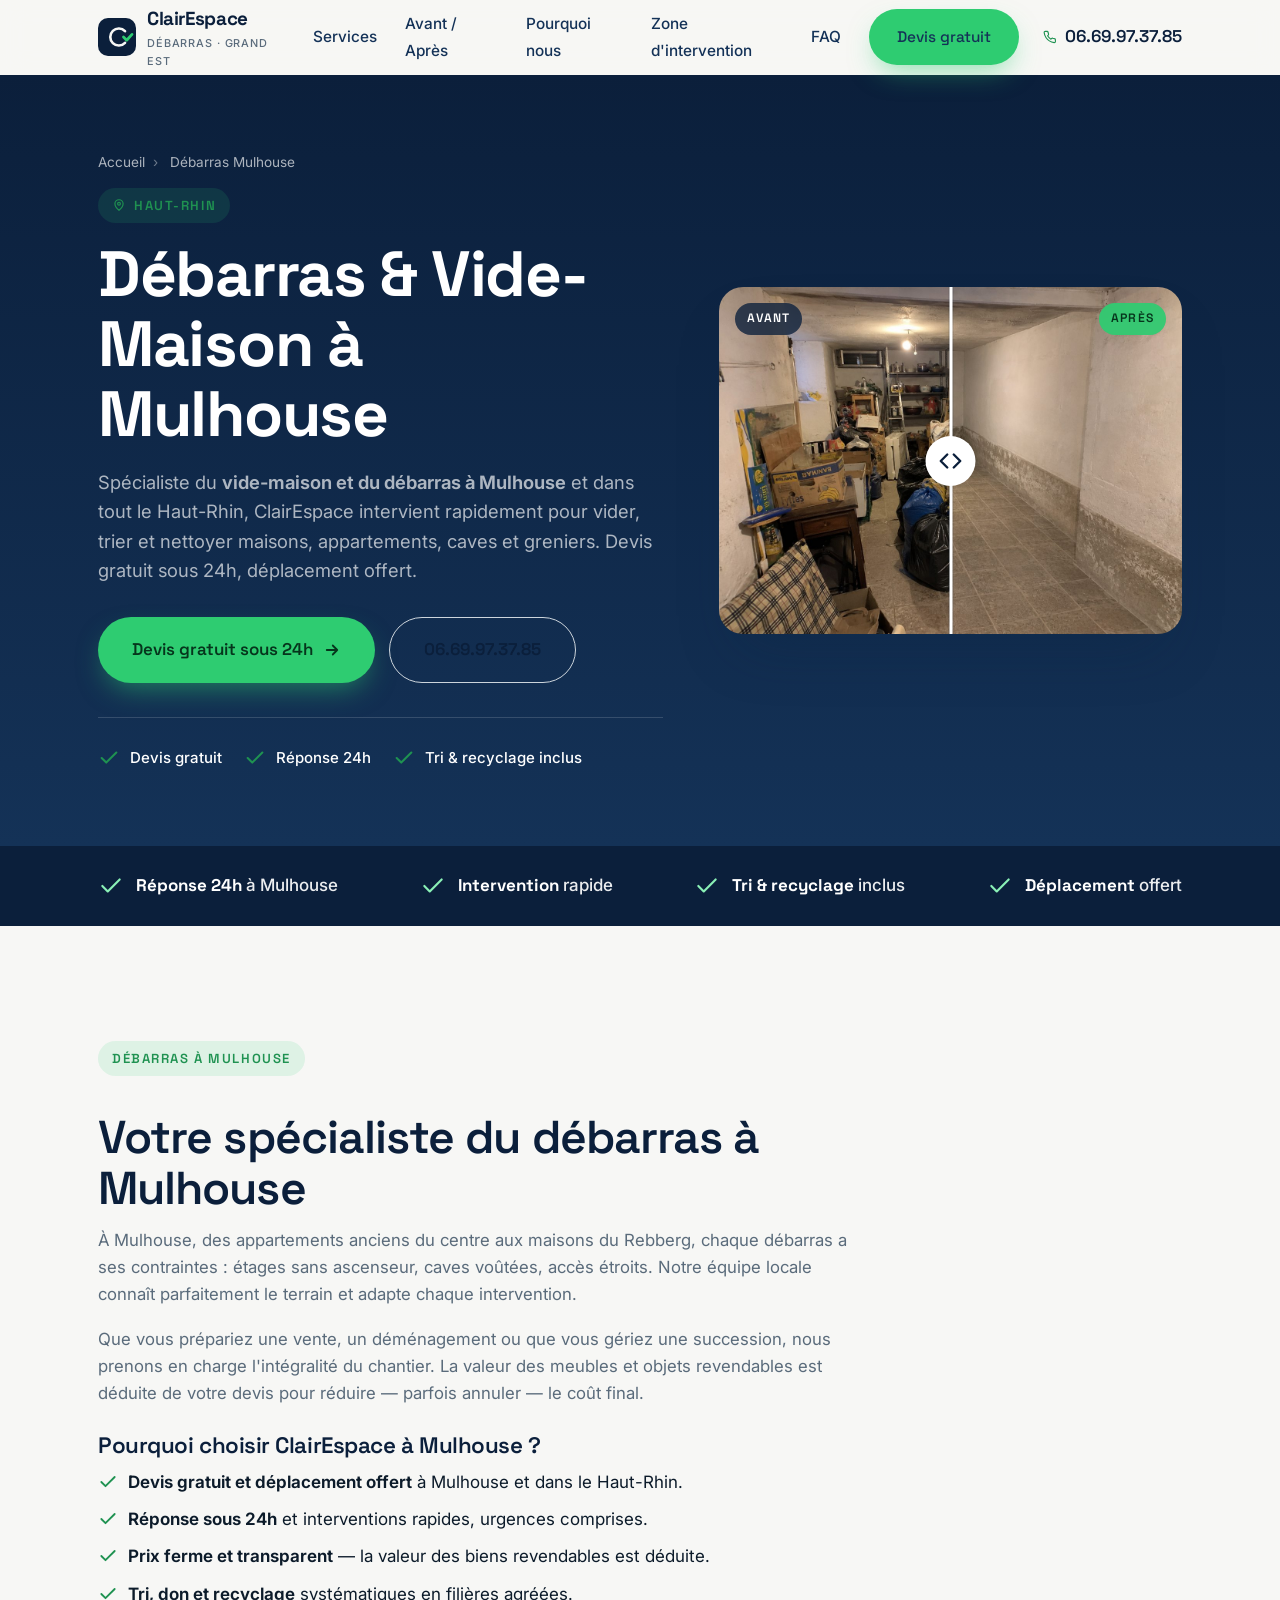
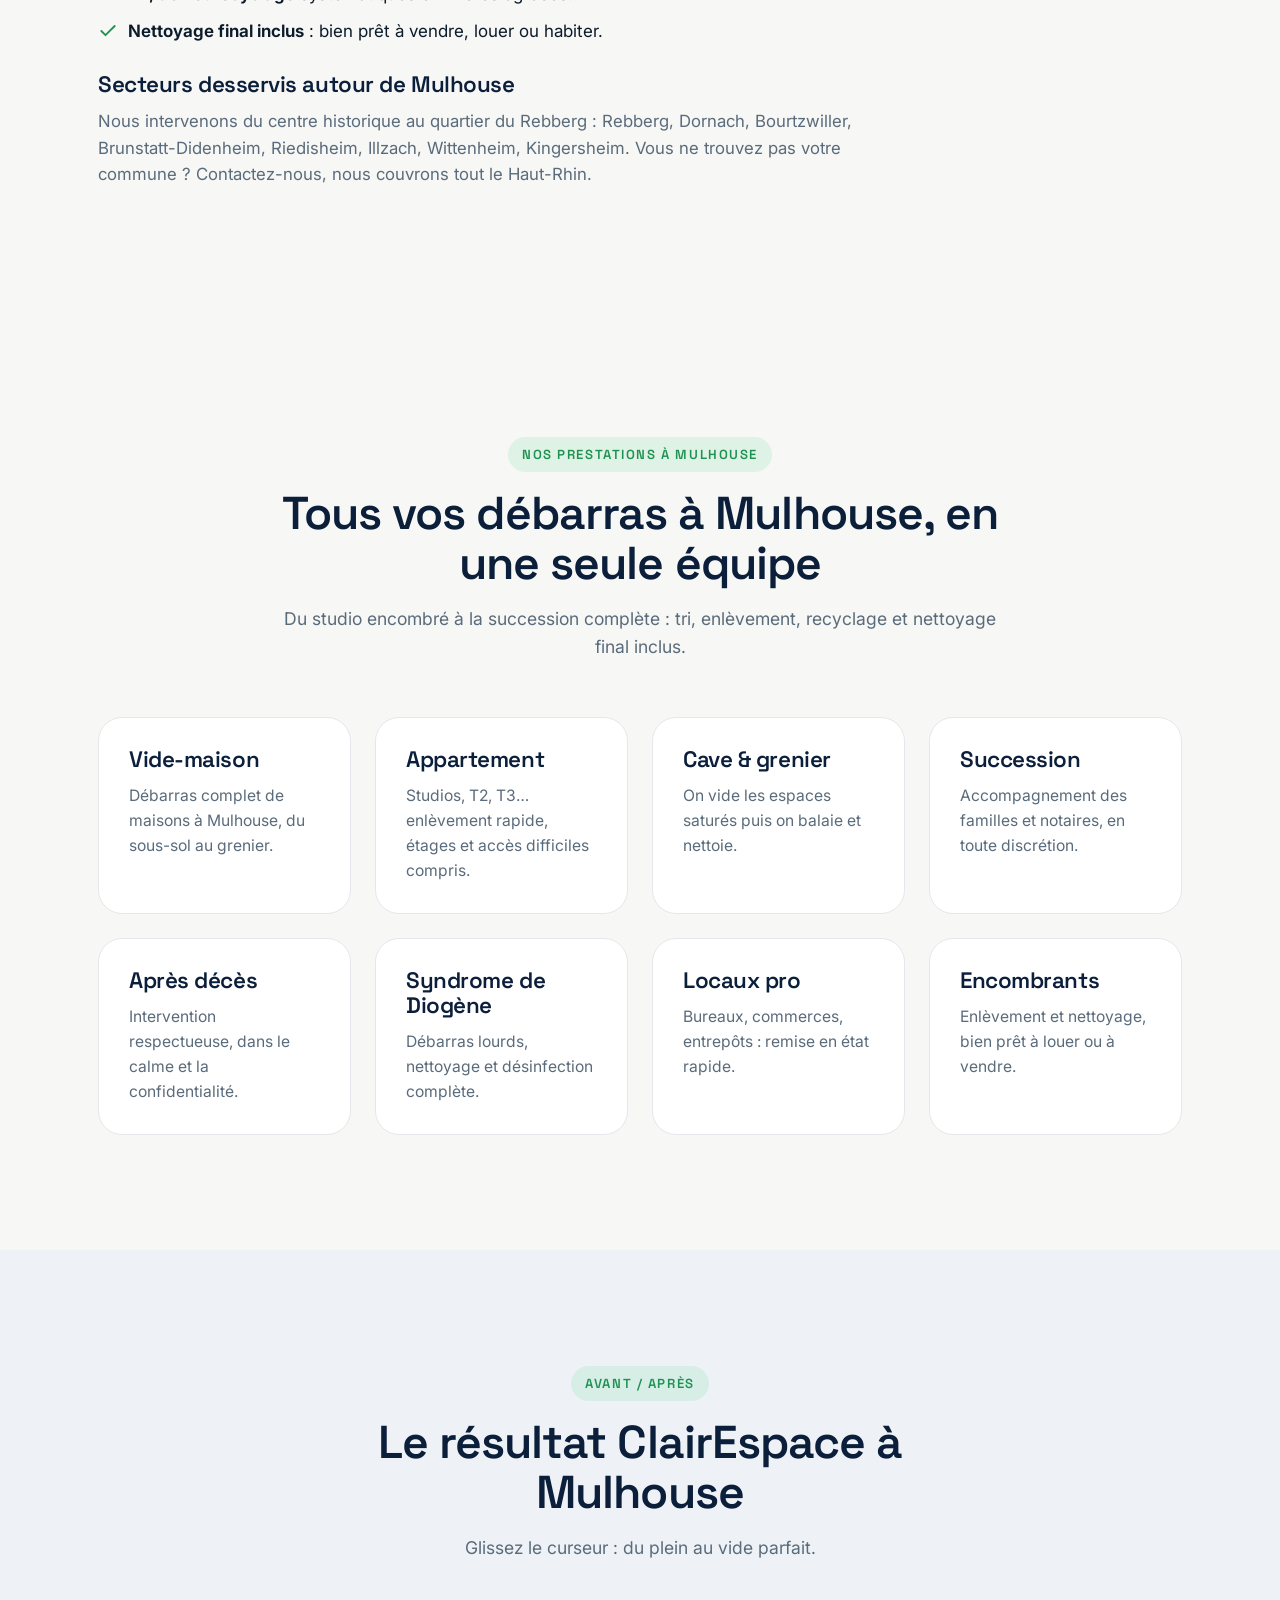
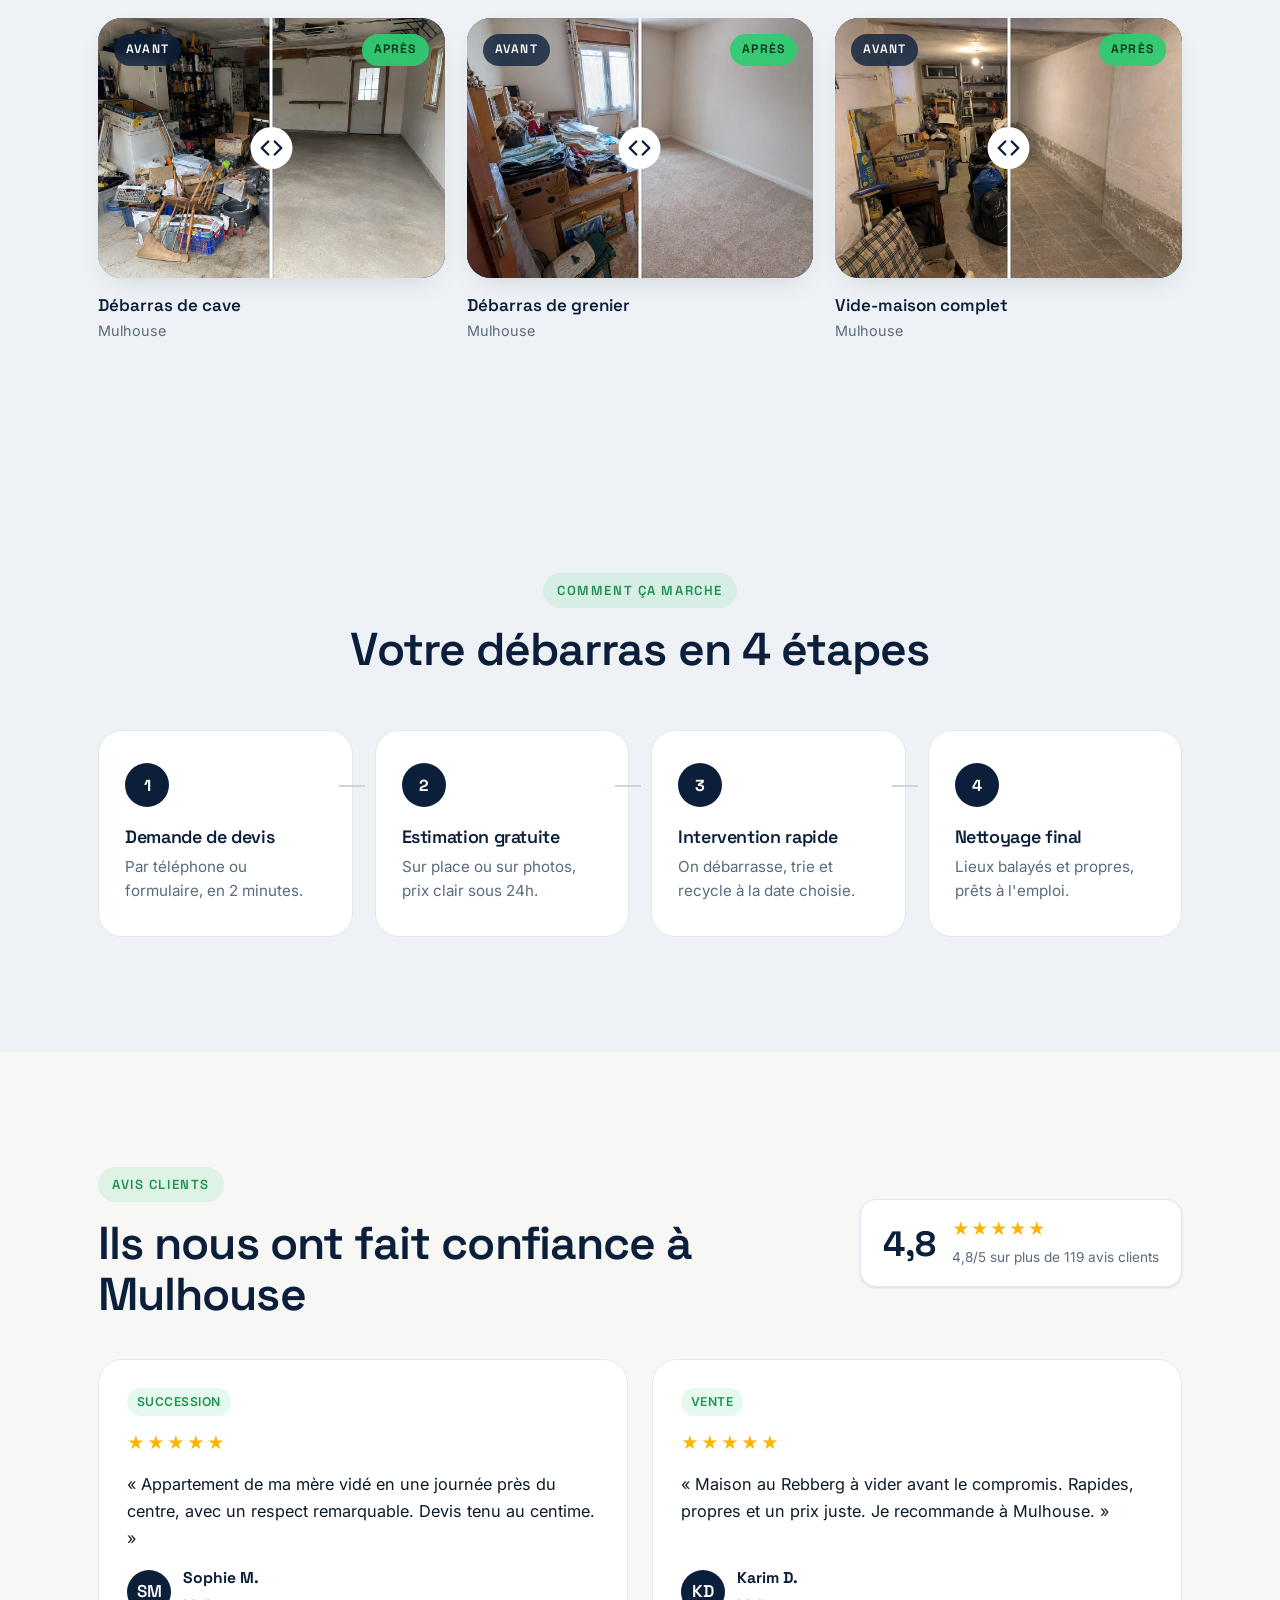
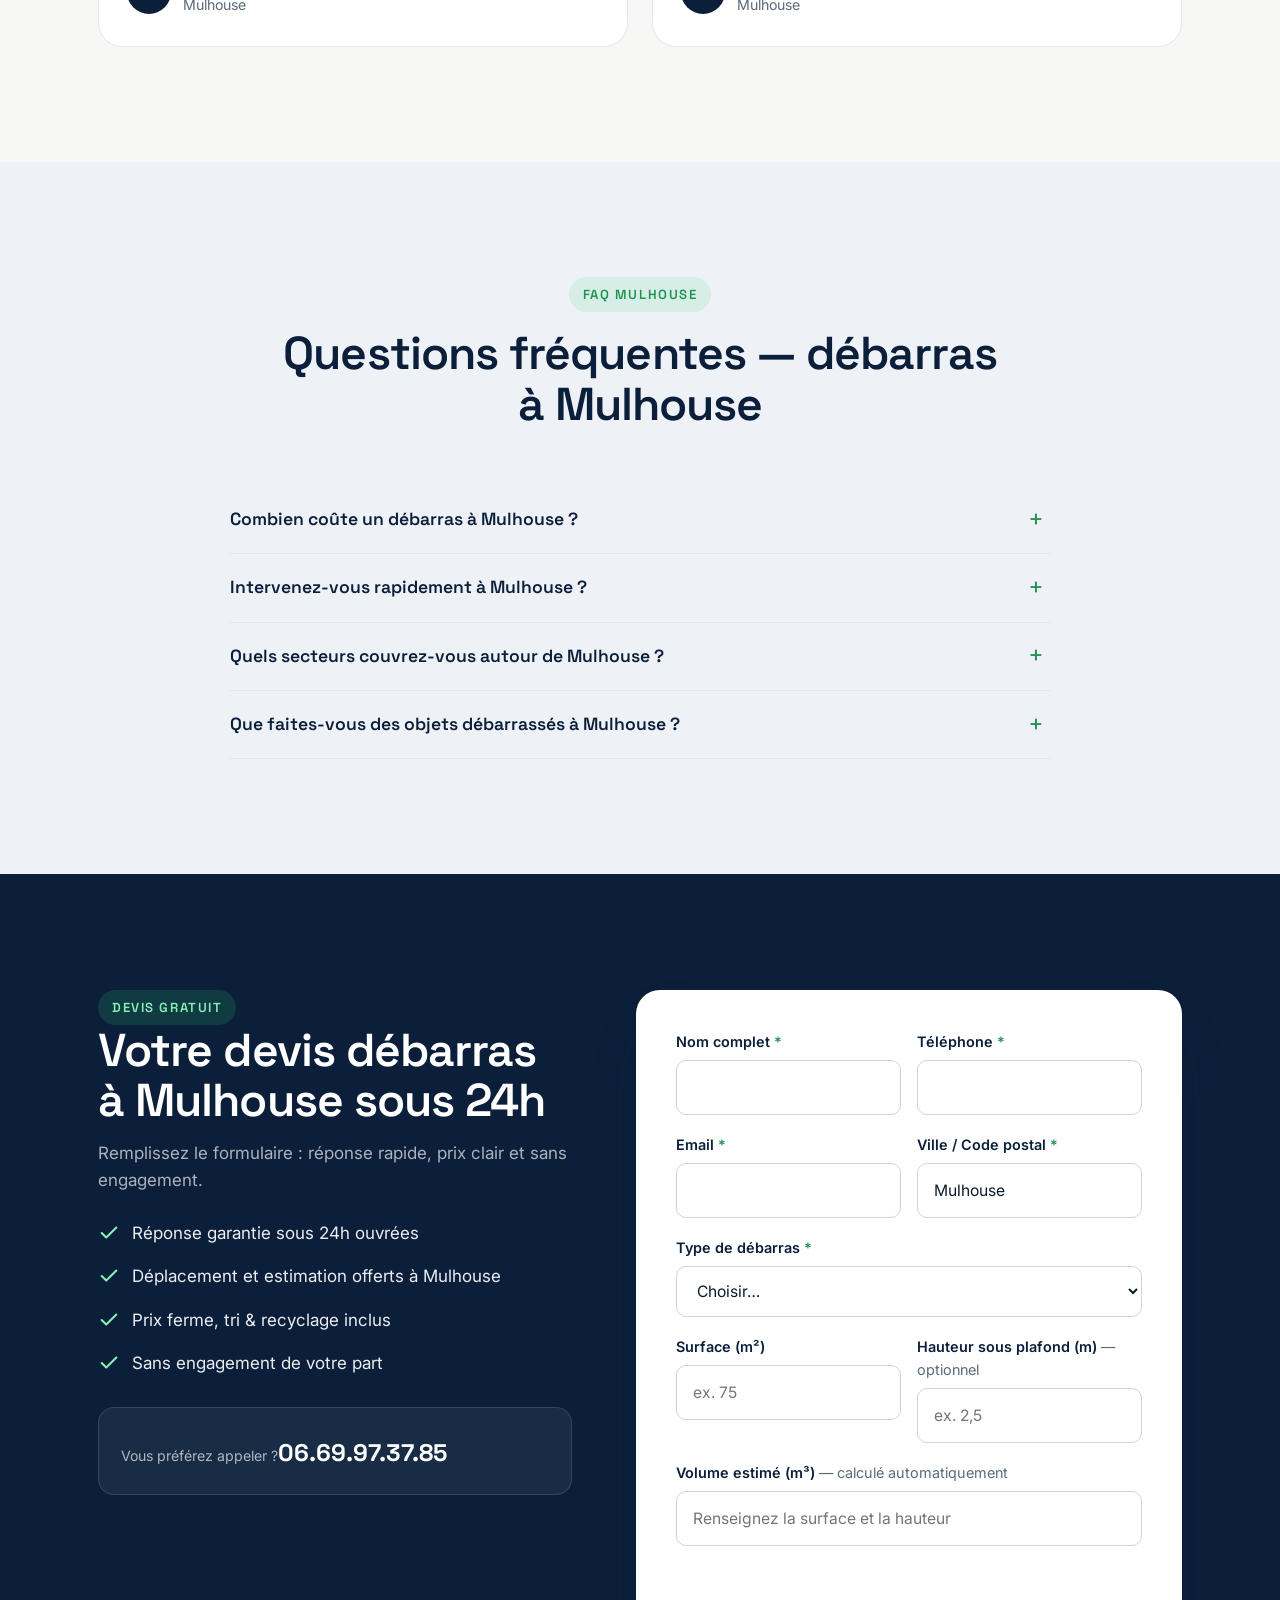
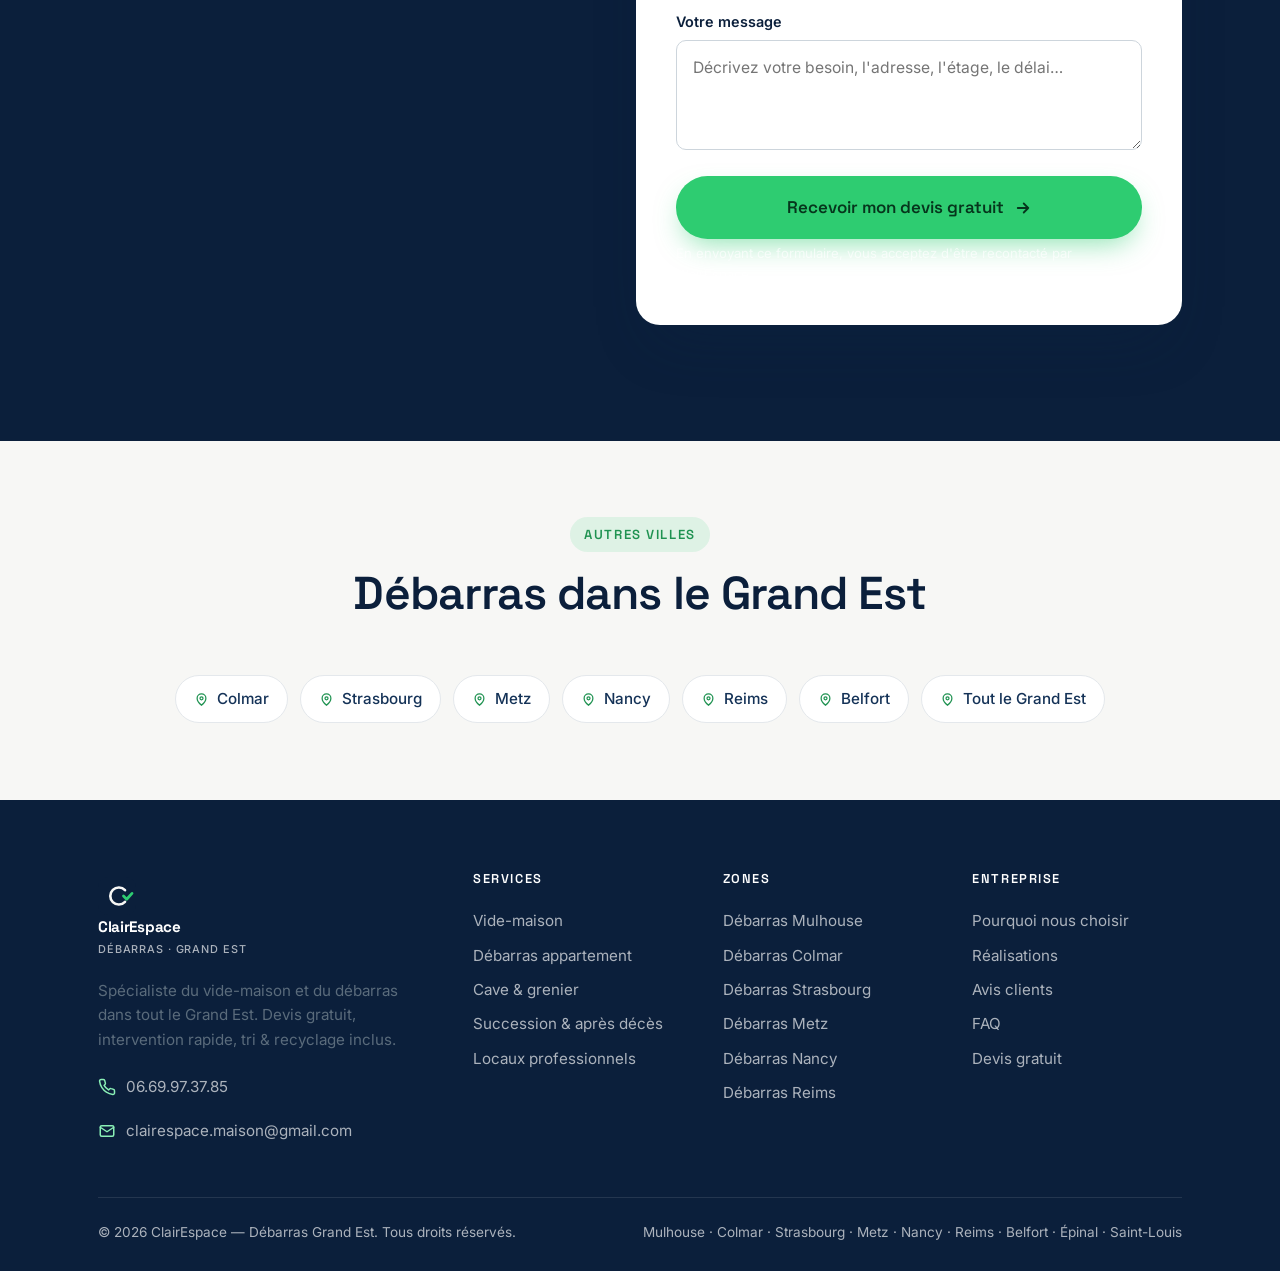
<file: debarras-mulhouse.html>
<!DOCTYPE html>
<html lang="fr">
<head>
<meta charset="utf-8">
<meta name="viewport" content="width=device-width, initial-scale=1">
<title>Débarras Mulhouse (68100) | Vide-Maison & Succession — Devis Gratuit 24h</title>
<meta name="description" content="Débarras et vide-maison à Mulhouse et dans le Haut-Rhin. Appartement, maison, cave, succession, après décès. Devis gratuit sous 24h, intervention rapide, tri & recyclage inclus.">
<meta name="keywords" content="débarras Mulhouse, vide maison Mulhouse, débarras appartement Mulhouse, débarras cave Mulhouse, débarras Haut-Rhin">
<meta name="robots" content="index, follow, max-image-preview:large">
<meta name="theme-color" content="#0B1F3B">
<link rel="canonical" href="https://clairespace.fr/debarras-mulhouse.html">
<link rel="icon" type="image/svg+xml" href="img/favicon.svg">
<meta property="og:type" content="website">
<meta property="og:locale" content="fr_FR">
<meta property="og:site_name" content="ClairEspace — Débarras Grand Est">
<meta property="og:title" content="Débarras Mulhouse (68100) | Vide-Maison & Succession — Devis Gratuit 24h">
<meta property="og:description" content="Débarras et vide-maison à Mulhouse et dans le Haut-Rhin. Appartement, maison, cave, succession, après décès. Devis gratuit sous 24h, intervention rapide, tri & recyclage inclus.">
<meta property="og:url" content="https://clairespace.fr/debarras-mulhouse.html">
<meta property="og:image" content="https://clairespace.fr/img/og-cover.jpg">
<meta name="twitter:card" content="summary_large_image">
<link rel="preconnect" href="https://fonts.googleapis.com">
<link rel="preconnect" href="https://fonts.gstatic.com" crossorigin>
<link rel="stylesheet" href="https://fonts.googleapis.com/css2?family=Inter:wght@400;500;600;700&family=Space+Grotesk:wght@500;600;700&display=swap">
<link rel="stylesheet" href="css/styles.css">
<script type="application/ld+json">{"@context": "https://schema.org", "@type": "HomeAndConstructionBusiness", "@id": "https://clairespace.fr/debarras-mulhouse.html#business", "name": "ClairEspace — Débarras Mulhouse", "image": "https://clairespace.fr/img/og-cover.jpg", "url": "https://clairespace.fr/debarras-mulhouse.html", "telephone": "+33669973785", "email": "clairespace.maison@gmail.com", "priceRange": "€€", "description": "Débarras et vide-maison à Mulhouse et dans le Haut-Rhin. Appartement, maison, cave, succession, après décès. Devis gratuit sous 24h, intervention rapide, tri & recyclage inclus.", "address": {"@type": "PostalAddress", "addressLocality": "Mulhouse", "postalCode": "68100", "addressRegion": "Grand Est", "addressCountry": "FR"}, "geo": {"@type": "GeoCoordinates", "latitude": 47.7508, "longitude": 7.3359}, "areaServed": ["Mulhouse", "Haut-Rhin", "Rebberg", "Dornach", "Bourtzwiller", "Brunstatt-Didenheim"], "aggregateRating": {"@type": "AggregateRating", "ratingValue": "4.8", "reviewCount": "119", "bestRating": "5"}}</script>
<script type="application/ld+json">{"@context": "https://schema.org", "@type": "FAQPage", "mainEntity": [{"@type": "Question", "name": "Combien coûte un débarras à Mulhouse ?", "acceptedAnswer": {"@type": "Answer", "text": "Le prix dépend du volume, de l'accès et de la nature des objets. À Mulhouse, l'estimation et le déplacement sont gratuits : vous recevez un devis ferme sous 24h. La valeur des biens revendables peut être déduite, voire rendre le débarras gratuit."}}, {"@type": "Question", "name": "Intervenez-vous rapidement à Mulhouse ?", "acceptedAnswer": {"@type": "Answer", "text": "Oui. Nous répondons sous 24h et intervenons en quelques jours à Mulhouse et alentours. En cas d'urgence (vente, succession, fin de bail), une intervention express est possible."}}, {"@type": "Question", "name": "Quels secteurs couvrez-vous autour de Mulhouse ?", "acceptedAnswer": {"@type": "Answer", "text": "Nous intervenons à Mulhouse et dans tout le secteur : Rebberg, Dornach, Bourtzwiller, Brunstatt-Didenheim et les communes voisines, ainsi que l'ensemble du Haut-Rhin."}}, {"@type": "Question", "name": "Que faites-vous des objets débarrassés à Mulhouse ?", "acceptedAnswer": {"@type": "Answer", "text": "Nous trions systématiquement : dons aux associations, revalorisation des objets réutilisables et recyclage du reste en filières agréées. Une démarche éco-responsable incluse."}}]}</script>
<script type="application/ld+json">{"@context": "https://schema.org", "@type": "BreadcrumbList", "itemListElement": [{"@type": "ListItem", "position": 1, "name": "Accueil", "item": "https://clairespace.fr/"}, {"@type": "ListItem", "position": 2, "name": "Débarras Mulhouse", "item": "https://clairespace.fr/debarras-mulhouse.html"}]}</script>
</head>
<body>
<header class="site-header">
  <div class="container">
    <nav class="nav" aria-label="Navigation principale">
      <a class="brand" href="index.html" aria-label="ClairEspace, accueil">
        <img class="brand__mark" src="img/logo.svg" alt="" width="38" height="38">
        <span>ClairEspace<small>Débarras · Grand Est</small></span>
      </a>
      <ul class="nav__links">
        <li><a href="index.html#services">Services</a></li>
        <li><a href="index.html#realisations">Avant / Après</a></li>
        <li><a href="index.html#pourquoi">Pourquoi nous</a></li>
        <li><a href="index.html#zone">Zone d'intervention</a></li>
        <li><a href="index.html#faq">FAQ</a></li>
        <li><a class="btn btn--cta" href="#devis">Devis gratuit</a></li>
      </ul>
      <div class="nav__cta">
        <a class="nav__phone" href="tel:+33669973785"><svg viewBox="0 0 24 24" fill="none" stroke="currentColor" stroke-width="2" stroke-linecap="round" stroke-linejoin="round"><path d="M22 16.9v3a2 2 0 0 1-2.2 2 19.8 19.8 0 0 1-8.6-3 19.5 19.5 0 0 1-6-6 19.8 19.8 0 0 1-3.1-8.7A2 2 0 0 1 4.1 2h3a2 2 0 0 1 2 1.7c.1 1 .4 1.9.7 2.8a2 2 0 0 1-.5 2.1L8.1 9.9a16 16 0 0 0 6 6l1.3-1.3a2 2 0 0 1 2.1-.4c.9.3 1.8.5 2.8.7a2 2 0 0 1 1.7 2z"/></svg> 06.69.97.37.85</a>
        <button class="nav__toggle" aria-label="Ouvrir le menu" aria-expanded="false"><span></span></button>
      </div>
    </nav>
  </div>
</header>
<main>

<section class="local-hero">
  <div class="container">
    <div class="local-hero__inner">
      <div>
        <nav class="breadcrumb reveal" aria-label="Fil d'Ariane"><a href="index.html">Accueil</a><span>›</span> Débarras Mulhouse</nav>
        <span class="eyebrow reveal" data-delay="1" style="margin-top:14px"><svg viewBox="0 0 24 24" fill="none" stroke="currentColor" stroke-width="2" style="width:14px;height:14px"><path d="M12 21s7-5.2 7-11a7 7 0 1 0-14 0c0 5.8 7 11 7 11z"/><circle cx="12" cy="10" r="2.4"/></svg> Haut-Rhin</span>
        <h1 class="reveal" data-delay="1">Débarras &amp; Vide-Maison à Mulhouse</h1>
        <p class="reveal" data-delay="2">Spécialiste du <strong>vide-maison et du débarras à Mulhouse</strong> et dans tout le Haut-Rhin, ClairEspace intervient rapidement pour vider, trier et nettoyer maisons, appartements, caves et greniers. Devis gratuit sous 24h, déplacement offert.</p>
        <div class="hero__actions reveal" data-delay="2">
          <a class="btn btn--cta btn--lg" href="#devis">Devis gratuit sous 24h <svg viewBox="0 0 24 24" fill="none" stroke="currentColor" stroke-width="2.4" stroke-linecap="round" stroke-linejoin="round"><path d="M5 12h14M13 6l6 6-6 6"/></svg></a>
          <a class="btn btn--ghost btn--lg" href="tel:+33669973785">06.69.97.37.85</a>
        </div>
        <ul class="hero__trust reveal" data-delay="3" style="border-color:rgba(255,255,255,.15)">
          <li class="hero__trust-item" style="color:#fff"><svg viewBox="0 0 24 24" fill="none" stroke="currentColor" stroke-width="2.2" stroke-linecap="round" stroke-linejoin="round"><path d="M20 6 9 17l-5-5"/></svg> Devis gratuit</li>
          <li class="hero__trust-item" style="color:#fff"><svg viewBox="0 0 24 24" fill="none" stroke="currentColor" stroke-width="2.2" stroke-linecap="round" stroke-linejoin="round"><path d="M20 6 9 17l-5-5"/></svg> Réponse 24h</li>
          <li class="hero__trust-item" style="color:#fff"><svg viewBox="0 0 24 24" fill="none" stroke="currentColor" stroke-width="2.2" stroke-linecap="round" stroke-linejoin="round"><path d="M20 6 9 17l-5-5"/></svg> Tri &amp; recyclage inclus</li>
        </ul>
      </div>
      <div class="hero__media reveal" data-delay="2">
        <div class="ba ba--card" data-ba>
          <div class="ba__img ba__after"><img src="img/after-salon.jpg" alt="Logement vidé et propre après débarras à Mulhouse" loading="eager" width="800" height="600"></div>
          <div class="ba__img ba__before"><img src="img/before-salon.jpg" alt="Logement encombré avant débarras à Mulhouse" loading="eager" width="800" height="600"></div>
          <span class="ba__tag ba__tag--before">Avant</span><span class="ba__tag ba__tag--after">Après</span>
          <div class="ba__handle"><div class="ba__grip"><svg viewBox="0 0 24 24" fill="none" stroke="currentColor" stroke-width="2.2" stroke-linecap="round" stroke-linejoin="round"><path d="M9 6 3 12l6 6M15 6l6 6-6 6"/></svg></div></div>
          <input class="ba__range" type="range" min="0" max="100" value="50" aria-label="Comparer avant et après à Mulhouse">
        </div>
      </div>
    </div>
  </div>
</section>

<section class="strip" aria-label="Nos engagements">
  <div class="container"><div class="strip__inner">
    <div class="strip__item"><svg viewBox="0 0 24 24" fill="none" stroke="currentColor" stroke-width="2" stroke-linecap="round" stroke-linejoin="round"><path d="M20 6 9 17l-5-5"/></svg><span><b>Réponse 24h</b> à Mulhouse</span></div>
    <div class="strip__item"><svg viewBox="0 0 24 24" fill="none" stroke="currentColor" stroke-width="2" stroke-linecap="round" stroke-linejoin="round"><path d="M20 6 9 17l-5-5"/></svg><span><b>Intervention</b> rapide</span></div>
    <div class="strip__item"><svg viewBox="0 0 24 24" fill="none" stroke="currentColor" stroke-width="2" stroke-linecap="round" stroke-linejoin="round"><path d="M20 6 9 17l-5-5"/></svg><span><b>Tri &amp; recyclage</b> inclus</span></div>
    <div class="strip__item"><svg viewBox="0 0 24 24" fill="none" stroke="currentColor" stroke-width="2" stroke-linecap="round" stroke-linejoin="round"><path d="M20 6 9 17l-5-5"/></svg><span><b>Déplacement</b> offert</span></div>
  </div></div>
</section>

<section class="section">
  <div class="container">
    <div class="prose reveal">
      <span class="eyebrow">Débarras à Mulhouse</span>
      <h2>Votre spécialiste du débarras à Mulhouse</h2>
      <p>À Mulhouse, des appartements anciens du centre aux maisons du Rebberg, chaque débarras a ses contraintes : étages sans ascenseur, caves voûtées, accès étroits. Notre équipe locale connaît parfaitement le terrain et adapte chaque intervention.</p>
      <p>Que vous prépariez une vente, un déménagement ou que vous gériez une succession, nous prenons en charge l'intégralité du chantier. La valeur des meubles et objets revendables est déduite de votre devis pour réduire — parfois annuler — le coût final.</p>
      <h3>Pourquoi choisir ClairEspace à Mulhouse ?</h3>
      <ul class="ticks">
        <li><svg viewBox="0 0 24 24" fill="none" stroke="currentColor" stroke-width="2.2" stroke-linecap="round" stroke-linejoin="round"><path d="M20 6 9 17l-5-5"/></svg> <span><strong>Devis gratuit et déplacement offert</strong> à Mulhouse et dans le Haut-Rhin.</span></li>
        <li><svg viewBox="0 0 24 24" fill="none" stroke="currentColor" stroke-width="2.2" stroke-linecap="round" stroke-linejoin="round"><path d="M20 6 9 17l-5-5"/></svg> <span><strong>Réponse sous 24h</strong> et interventions rapides, urgences comprises.</span></li>
        <li><svg viewBox="0 0 24 24" fill="none" stroke="currentColor" stroke-width="2.2" stroke-linecap="round" stroke-linejoin="round"><path d="M20 6 9 17l-5-5"/></svg> <span><strong>Prix ferme et transparent</strong> — la valeur des biens revendables est déduite.</span></li>
        <li><svg viewBox="0 0 24 24" fill="none" stroke="currentColor" stroke-width="2.2" stroke-linecap="round" stroke-linejoin="round"><path d="M20 6 9 17l-5-5"/></svg> <span><strong>Tri, don et recyclage</strong> systématiques en filières agréées.</span></li>
        <li><svg viewBox="0 0 24 24" fill="none" stroke="currentColor" stroke-width="2.2" stroke-linecap="round" stroke-linejoin="round"><path d="M20 6 9 17l-5-5"/></svg> <span><strong>Nettoyage final inclus</strong> : bien prêt à vendre, louer ou habiter.</span></li>
      </ul>
      <h3>Secteurs desservis autour de Mulhouse</h3>
      <p>Nous intervenons du centre historique au quartier du Rebberg : Rebberg, Dornach, Bourtzwiller, Brunstatt-Didenheim, Riedisheim, Illzach, Wittenheim, Kingersheim. Vous ne trouvez pas votre commune ? Contactez-nous, nous couvrons tout le Haut-Rhin.</p>
    </div>
  </div>
</section>

<section class="section" id="services">
  <div class="container">
    <div class="section-head section-head--center reveal">
      <span class="eyebrow">Nos prestations à Mulhouse</span>
      <h2>Tous vos débarras à Mulhouse, en une seule équipe</h2>
      <p>Du studio encombré à la succession complète : tri, enlèvement, recyclage et nettoyage final inclus.</p>
    </div>
    <div class="grid grid--4">
      <article class="card reveal"><h3>Vide-maison</h3><p>Débarras complet de maisons à Mulhouse, du sous-sol au grenier.</p></article>
      <article class="card reveal" data-delay="1"><h3>Appartement</h3><p>Studios, T2, T3… enlèvement rapide, étages et accès difficiles compris.</p></article>
      <article class="card reveal" data-delay="2"><h3>Cave & grenier</h3><p>On vide les espaces saturés puis on balaie et nettoie.</p></article>
      <article class="card reveal" data-delay="3"><h3>Succession</h3><p>Accompagnement des familles et notaires, en toute discrétion.</p></article>
      <article class="card reveal"><h3>Après décès</h3><p>Intervention respectueuse, dans le calme et la confidentialité.</p></article>
      <article class="card reveal" data-delay="1"><h3>Syndrome de Diogène</h3><p>Débarras lourds, nettoyage et désinfection complète.</p></article>
      <article class="card reveal" data-delay="2"><h3>Locaux pro</h3><p>Bureaux, commerces, entrepôts : remise en état rapide.</p></article>
      <article class="card reveal" data-delay="3"><h3>Encombrants</h3><p>Enlèvement et nettoyage, bien prêt à louer ou à vendre.</p></article>
    </div>
  </div>
</section>

<section class="section section--tint">
  <div class="container">
    <div class="section-head section-head--center reveal">
      <span class="eyebrow">Avant / Après</span>
      <h2>Le résultat ClairEspace à Mulhouse</h2>
      <p>Glissez le curseur : du plein au vide parfait.</p>
    </div>
    <div class="gallery">
      <figure class="reveal"><div class="ba ba--card" data-ba>
        <div class="ba__img ba__after"><img src="img/after-cave.jpg" alt="Cave vidée à Mulhouse" loading="lazy" width="800" height="600"></div>
        <div class="ba__img ba__before"><img src="img/before-cave.jpg" alt="Cave encombrée à Mulhouse" loading="lazy" width="800" height="600"></div>
        <span class="ba__tag ba__tag--before">Avant</span><span class="ba__tag ba__tag--after">Après</span>
        <div class="ba__handle"><div class="ba__grip"><svg viewBox="0 0 24 24" fill="none" stroke="currentColor" stroke-width="2.2" stroke-linecap="round" stroke-linejoin="round"><path d="M9 6 3 12l6 6M15 6l6 6-6 6"/></svg></div></div>
        <input class="ba__range" type="range" min="0" max="100" value="50" aria-label="Comparer cave à Mulhouse"></div>
        <figcaption>Débarras de cave<span>Mulhouse</span></figcaption></figure>
      <figure class="reveal" data-delay="1"><div class="ba ba--card" data-ba>
        <div class="ba__img ba__after"><img src="img/after-grenier.jpg" alt="Grenier vidé à Mulhouse" loading="lazy" width="800" height="600"></div>
        <div class="ba__img ba__before"><img src="img/before-grenier.jpg" alt="Grenier encombré à Mulhouse" loading="lazy" width="800" height="600"></div>
        <span class="ba__tag ba__tag--before">Avant</span><span class="ba__tag ba__tag--after">Après</span>
        <div class="ba__handle"><div class="ba__grip"><svg viewBox="0 0 24 24" fill="none" stroke="currentColor" stroke-width="2.2" stroke-linecap="round" stroke-linejoin="round"><path d="M9 6 3 12l6 6M15 6l6 6-6 6"/></svg></div></div>
        <input class="ba__range" type="range" min="0" max="100" value="50" aria-label="Comparer grenier à Mulhouse"></div>
        <figcaption>Débarras de grenier<span>Mulhouse</span></figcaption></figure>
      <figure class="reveal" data-delay="2"><div class="ba ba--card" data-ba>
        <div class="ba__img ba__after"><img src="img/after-salon.jpg" alt="Maison vidée à Mulhouse" loading="lazy" width="800" height="600"></div>
        <div class="ba__img ba__before"><img src="img/before-salon.jpg" alt="Maison encombrée à Mulhouse" loading="lazy" width="800" height="600"></div>
        <span class="ba__tag ba__tag--before">Avant</span><span class="ba__tag ba__tag--after">Après</span>
        <div class="ba__handle"><div class="ba__grip"><svg viewBox="0 0 24 24" fill="none" stroke="currentColor" stroke-width="2.2" stroke-linecap="round" stroke-linejoin="round"><path d="M9 6 3 12l6 6M15 6l6 6-6 6"/></svg></div></div>
        <input class="ba__range" type="range" min="0" max="100" value="50" aria-label="Comparer vide-maison à Mulhouse"></div>
        <figcaption>Vide-maison complet<span>Mulhouse</span></figcaption></figure>
    </div>
  </div>
</section>

<section class="section section--tint">
  <div class="container">
    <div class="section-head section-head--center reveal">
      <span class="eyebrow">Comment ça marche</span>
      <h2>Votre débarras en 4 étapes</h2>
    </div>
    <div class="steps">
      <div class="step reveal"><div class="step__num">1</div><h3>Demande de devis</h3><p>Par téléphone ou formulaire, en 2 minutes.</p></div>
      <div class="step reveal" data-delay="1"><div class="step__num">2</div><h3>Estimation gratuite</h3><p>Sur place ou sur photos, prix clair sous 24h.</p></div>
      <div class="step reveal" data-delay="2"><div class="step__num">3</div><h3>Intervention rapide</h3><p>On débarrasse, trie et recycle à la date choisie.</p></div>
      <div class="step reveal" data-delay="3"><div class="step__num">4</div><h3>Nettoyage final</h3><p>Lieux balayés et propres, prêts à l'emploi.</p></div>
    </div>
  </div>
</section>

<section class="section">
  <div class="container">
    <div class="reviews-head reveal">
      <div class="section-head" style="margin-bottom:0"><span class="eyebrow">Avis clients</span><h2>Ils nous ont fait confiance à Mulhouse</h2></div>
      <div class="rating-badge"><div class="score">4,8</div><div><div class="stars" aria-hidden="true">★★★★★</div><small>4,8/5 sur plus de 119 avis clients</small></div></div>
    </div>
    <div class="grid grid--2">
      <article class="review reveal"><span class="review__tag">Succession</span><div class="stars" aria-hidden="true">★★★★★</div><p>« Appartement de ma mère vidé en une journée près du centre, avec un respect remarquable. Devis tenu au centime. »</p><div class="review__who"><div class="review__avatar">SM</div><div><b>Sophie M.</b><small>Mulhouse</small></div></div></article>
      <article class="review reveal" data-delay="1"><span class="review__tag">Vente</span><div class="stars" aria-hidden="true">★★★★★</div><p>« Maison au Rebberg à vider avant le compromis. Rapides, propres et un prix juste. Je recommande à Mulhouse. »</p><div class="review__who"><div class="review__avatar">KD</div><div><b>Karim D.</b><small>Mulhouse</small></div></div></article>
    </div>
  </div>
</section>

<section class="section section--tint" id="faq">
  <div class="container">
    <div class="section-head section-head--center reveal"><span class="eyebrow">FAQ Mulhouse</span><h2>Questions fréquentes — débarras à Mulhouse</h2></div>
    <div class="faq reveal">
      <div class="faq__item"><h3 style="margin:0"><button class="faq__q" aria-expanded="false">Combien coûte un débarras à Mulhouse ?</button></h3><div class="faq__a"><div class="faq__a-inner">Le prix dépend du volume, de l'accès et de la nature des objets. À Mulhouse, l'estimation et le déplacement sont gratuits : vous recevez un devis ferme sous 24h. La valeur des biens revendables peut être déduite, voire rendre le débarras gratuit.</div></div></div>
      <div class="faq__item"><h3 style="margin:0"><button class="faq__q" aria-expanded="false">Intervenez-vous rapidement à Mulhouse ?</button></h3><div class="faq__a"><div class="faq__a-inner">Oui. Nous répondons sous 24h et intervenons en quelques jours à Mulhouse et alentours. En cas d'urgence (vente, succession, fin de bail), une intervention express est possible.</div></div></div>
      <div class="faq__item"><h3 style="margin:0"><button class="faq__q" aria-expanded="false">Quels secteurs couvrez-vous autour de Mulhouse ?</button></h3><div class="faq__a"><div class="faq__a-inner">Nous intervenons à Mulhouse et dans tout le secteur : Rebberg, Dornach, Bourtzwiller, Brunstatt-Didenheim et les communes voisines, ainsi que l'ensemble du Haut-Rhin.</div></div></div>
      <div class="faq__item"><h3 style="margin:0"><button class="faq__q" aria-expanded="false">Que faites-vous des objets débarrassés à Mulhouse ?</button></h3><div class="faq__a"><div class="faq__a-inner">Nous trions systématiquement : dons aux associations, revalorisation des objets réutilisables et recyclage du reste en filières agréées. Une démarche éco-responsable incluse.</div></div></div>
    </div>
  </div>
</section>

<section class="section section--navy" id="devis">
  <div class="container">
    <div class="devis">
      <div class="devis__aside reveal">
        <span class="eyebrow">Devis gratuit</span>
        <h2>Votre devis débarras à Mulhouse sous 24h</h2>
        <p style="margin-top:14px">Remplissez le formulaire : réponse rapide, prix clair et sans engagement.</p>
        <div class="devis__points">
          <div class="devis__point"><svg viewBox="0 0 24 24" fill="none" stroke="currentColor" stroke-width="2.2" stroke-linecap="round" stroke-linejoin="round"><path d="M20 6 9 17l-5-5"/></svg><span>Réponse garantie sous 24h ouvrées</span></div>
          <div class="devis__point"><svg viewBox="0 0 24 24" fill="none" stroke="currentColor" stroke-width="2.2" stroke-linecap="round" stroke-linejoin="round"><path d="M20 6 9 17l-5-5"/></svg><span>Déplacement et estimation offerts à Mulhouse</span></div>
          <div class="devis__point"><svg viewBox="0 0 24 24" fill="none" stroke="currentColor" stroke-width="2.2" stroke-linecap="round" stroke-linejoin="round"><path d="M20 6 9 17l-5-5"/></svg><span>Prix ferme, tri & recyclage inclus</span></div>
          <div class="devis__point"><svg viewBox="0 0 24 24" fill="none" stroke="currentColor" stroke-width="2.2" stroke-linecap="round" stroke-linejoin="round"><path d="M20 6 9 17l-5-5"/></svg><span>Sans engagement de votre part</span></div>
        </div>
        <div class="devis__call"><small style="color:var(--on-navy-muted)">Vous préférez appeler ?</small><a href="tel:+33669973785">06.69.97.37.85</a></div>
      </div>
      <form class="form" id="devis-form" action="contact.php" method="post" novalidate>
        <input type="text" name="website" tabindex="-1" autocomplete="off" aria-hidden="true" style="position:absolute;left:-9999px;width:1px;height:1px;opacity:0">
        <div class="form__row">
          <div class="field"><label for="nom">Nom complet <span class="req">*</span></label><input id="nom" name="nom" type="text" autocomplete="name" required><span class="field__err">Merci d'indiquer votre nom.</span></div>
          <div class="field"><label for="tel">Téléphone <span class="req">*</span></label><input id="tel" name="tel" type="tel" autocomplete="tel" required><span class="field__err">Numéro invalide.</span></div>
        </div>
        <div class="form__row">
          <div class="field"><label for="email">Email <span class="req">*</span></label><input id="email" name="email" type="email" autocomplete="email" required><span class="field__err">Email invalide.</span></div>
          <div class="field"><label for="ville">Ville / Code postal <span class="req">*</span></label><input id="ville" name="ville" type="text" value="Mulhouse" required><span class="field__err">Merci d'indiquer votre ville.</span></div>
        </div>
        <div class="field"><label for="type">Type de débarras <span class="req">*</span></label>
          <select id="type" name="type" required><option value="">Choisir…</option><option>Vide-maison</option><option>Débarras appartement</option><option>Cave / grenier</option><option>Succession</option><option>Après décès</option><option>Syndrome de Diogène</option><option>Locaux professionnels</option><option>Encombrants / nettoyage</option></select>
          <span class="field__err">Merci de choisir un type.</span>
        </div>
        <div class="form__row">
          <div class="field"><label for="surface">Surface (m²)</label><input id="surface" name="surface" type="number" min="0" step="1" inputmode="numeric" placeholder="ex. 75"></div>
          <div class="field"><label for="hauteur">Hauteur sous plafond (m) <span style="font-weight:400;color:var(--muted)">— optionnel</span></label><input id="hauteur" name="hauteur" type="number" min="0" step="0.05" inputmode="decimal" placeholder="ex. 2,5"></div>
        </div>
        <div class="field"><label for="volume_m3">Volume estimé (m³) <span style="font-weight:400;color:var(--muted)">— calculé automatiquement</span></label><input id="volume_m3" name="volume_m3" type="text" readonly placeholder="Renseignez la surface et la hauteur"><p class="form__note">Volume = surface × hauteur sous plafond. Indicatif, pour affiner votre devis.</p></div>
        <div class="field"><label for="message">Votre message</label><textarea id="message" name="message" placeholder="Décrivez votre besoin, l'adresse, l'étage, le délai…"></textarea></div>
        <button class="btn btn--cta btn--lg btn--block" type="submit">Recevoir mon devis gratuit <svg viewBox="0 0 24 24" fill="none" stroke="currentColor" stroke-width="2.4" stroke-linecap="round" stroke-linejoin="round"><path d="M5 12h14M13 6l6 6-6 6"/></svg></button>
        <p class="form__note">En envoyant ce formulaire, vous acceptez d'être recontacté par ClairEspace.</p>
      </form>
      <div class="form__success" id="devis-success" role="status" aria-live="polite">
        <svg viewBox="0 0 24 24" fill="none" stroke="currentColor" stroke-width="2" stroke-linecap="round" stroke-linejoin="round"><circle cx="12" cy="12" r="10"/><path d="M8 12l3 3 5-6"/></svg>
        <h3 style="color:#fff">Demande envoyée, merci !</h3>
        <p>Notre équipe vous recontacte sous 24h. Urgence à Mulhouse ? Appelez le <a href="tel:+33669973785" style="color:#8af0b6">06.69.97.37.85</a>.</p>
      </div>
    </div>
  </div>
</section>

<section class="section section--tight">
  <div class="container">
    <div class="section-head section-head--center reveal"><span class="eyebrow">Autres villes</span><h2>Débarras dans le Grand Est</h2></div>
    <div class="cities reveal" style="justify-content:center">
      <a class="city-chip" href="debarras-colmar.html"><svg viewBox="0 0 24 24" fill="none" stroke="currentColor" stroke-width="2"><path d="M12 21s7-5.2 7-11a7 7 0 1 0-14 0c0 5.8 7 11 7 11z"/><circle cx="12" cy="10" r="2.4"/></svg> Colmar</a>
      <a class="city-chip" href="debarras-strasbourg.html"><svg viewBox="0 0 24 24" fill="none" stroke="currentColor" stroke-width="2"><path d="M12 21s7-5.2 7-11a7 7 0 1 0-14 0c0 5.8 7 11 7 11z"/><circle cx="12" cy="10" r="2.4"/></svg> Strasbourg</a>
      <a class="city-chip" href="debarras-metz.html"><svg viewBox="0 0 24 24" fill="none" stroke="currentColor" stroke-width="2"><path d="M12 21s7-5.2 7-11a7 7 0 1 0-14 0c0 5.8 7 11 7 11z"/><circle cx="12" cy="10" r="2.4"/></svg> Metz</a>
      <a class="city-chip" href="debarras-nancy.html"><svg viewBox="0 0 24 24" fill="none" stroke="currentColor" stroke-width="2"><path d="M12 21s7-5.2 7-11a7 7 0 1 0-14 0c0 5.8 7 11 7 11z"/><circle cx="12" cy="10" r="2.4"/></svg> Nancy</a>
      <a class="city-chip" href="debarras-reims.html"><svg viewBox="0 0 24 24" fill="none" stroke="currentColor" stroke-width="2"><path d="M12 21s7-5.2 7-11a7 7 0 1 0-14 0c0 5.8 7 11 7 11z"/><circle cx="12" cy="10" r="2.4"/></svg> Reims</a>
      <a class="city-chip" href="debarras-belfort.html"><svg viewBox="0 0 24 24" fill="none" stroke="currentColor" stroke-width="2"><path d="M12 21s7-5.2 7-11a7 7 0 1 0-14 0c0 5.8 7 11 7 11z"/><circle cx="12" cy="10" r="2.4"/></svg> Belfort</a>
      <a class="city-chip" href="debarras-grand-est.html"><svg viewBox="0 0 24 24" fill="none" stroke="currentColor" stroke-width="2"><path d="M12 21s7-5.2 7-11a7 7 0 1 0-14 0c0 5.8 7 11 7 11z"/><circle cx="12" cy="10" r="2.4"/></svg> Tout le Grand Est</a>
    </div>
  </div>
</section>

</main>
<footer class="footer">
  <div class="container">
    <div class="footer__grid">
      <div class="footer__brand">
        <a class="brand" href="index.html"><img class="brand__mark" src="img/logo.svg" alt="" width="38" height="38"><span>ClairEspace<small>Débarras · Grand Est</small></span></a>
        <p>Spécialiste du vide-maison et du débarras dans tout le Grand Est. Devis gratuit, intervention rapide, tri &amp; recyclage inclus.</p>
        <div class="footer__contact">
          <a href="tel:+33669973785"><svg viewBox="0 0 24 24" fill="none" stroke="currentColor" stroke-width="2" stroke-linecap="round" stroke-linejoin="round"><path d="M22 16.9v3a2 2 0 0 1-2.2 2 19.8 19.8 0 0 1-8.6-3 19.5 19.5 0 0 1-6-6 19.8 19.8 0 0 1-3.1-8.7A2 2 0 0 1 4.1 2h3a2 2 0 0 1 2 1.7c.1 1 .4 1.9.7 2.8a2 2 0 0 1-.5 2.1L8.1 9.9a16 16 0 0 0 6 6l1.3-1.3a2 2 0 0 1 2.1-.4c.9.3 1.8.5 2.8.7a2 2 0 0 1 1.7 2z"/></svg>06.69.97.37.85</a>
          <a href="mailto:clairespace.maison@gmail.com"><svg viewBox="0 0 24 24" fill="none" stroke="currentColor" stroke-width="2" stroke-linecap="round" stroke-linejoin="round"><rect x="3" y="5" width="18" height="14" rx="2"/><path d="m3 7 9 6 9-6"/></svg>clairespace.maison@gmail.com</a>
        </div>
      </div>
      <div><h4>Services</h4>
        <a href="index.html#services">Vide-maison</a><a href="index.html#services">Débarras appartement</a><a href="index.html#services">Cave &amp; grenier</a><a href="index.html#services">Succession &amp; après décès</a><a href="index.html#services">Locaux professionnels</a>
      </div>
      <div><h4>Zones</h4>
        <a href="debarras-mulhouse.html">Débarras Mulhouse</a>
        <a href="debarras-colmar.html">Débarras Colmar</a>
        <a href="debarras-strasbourg.html">Débarras Strasbourg</a>
        <a href="debarras-metz.html">Débarras Metz</a>
        <a href="debarras-nancy.html">Débarras Nancy</a>
        <a href="debarras-reims.html">Débarras Reims</a>
      </div>
      <div><h4>Entreprise</h4>
        <a href="index.html#pourquoi">Pourquoi nous choisir</a><a href="index.html#realisations">Réalisations</a><a href="index.html#avis">Avis clients</a><a href="index.html#faq">FAQ</a><a href="#devis">Devis gratuit</a>
      </div>
    </div>
    <div class="footer__bottom">
      <span>© <span data-year>2026</span> ClairEspace — Débarras Grand Est. Tous droits réservés.</span>
      <span>Mulhouse · Colmar · Strasbourg · Metz · Nancy · Reims · Belfort · Épinal · Saint-Louis</span>
    </div>
  </div>
</footer>
<div class="fab">
  <a class="btn btn--call" href="tel:+33669973785"><svg viewBox="0 0 24 24" fill="none" stroke="currentColor" stroke-width="2" stroke-linecap="round" stroke-linejoin="round"><path d="M22 16.9v3a2 2 0 0 1-2.2 2 19.8 19.8 0 0 1-8.6-3 19.5 19.5 0 0 1-6-6 19.8 19.8 0 0 1-3.1-8.7A2 2 0 0 1 4.1 2h3a2 2 0 0 1 2 1.7c.1 1 .4 1.9.7 2.8a2 2 0 0 1-.5 2.1L8.1 9.9a16 16 0 0 0 6 6l1.3-1.3a2 2 0 0 1 2.1-.4c.9.3 1.8.5 2.8.7a2 2 0 0 1 1.7 2z"/></svg>Appeler</a>
  <a class="btn btn--cta" href="#devis">Devis gratuit</a>
</div>
<script src="js/main.js" defer></script>
<script>
(function () {
  var s = document.getElementById("surface"), h = document.getElementById("hauteur"), v = document.getElementById("volume_m3");
  if (!s || !h || !v) return;
  var num = function (el) { return parseFloat((el.value || "").replace(",", ".")); };
  function calc() {
    var a = num(s), b = num(h);
    if (a > 0 && b > 0) { v.value = (a * b).toFixed(1).replace(".", ",") + " m³"; }
    else { v.value = ""; v.placeholder = a > 0 ? "Renseignez la hauteur pour estimer le volume" : "Renseignez la surface et la hauteur"; }
  }
  s.addEventListener("input", calc); h.addEventListener("input", calc);
})();
</script>
</body>
</html>
</file>
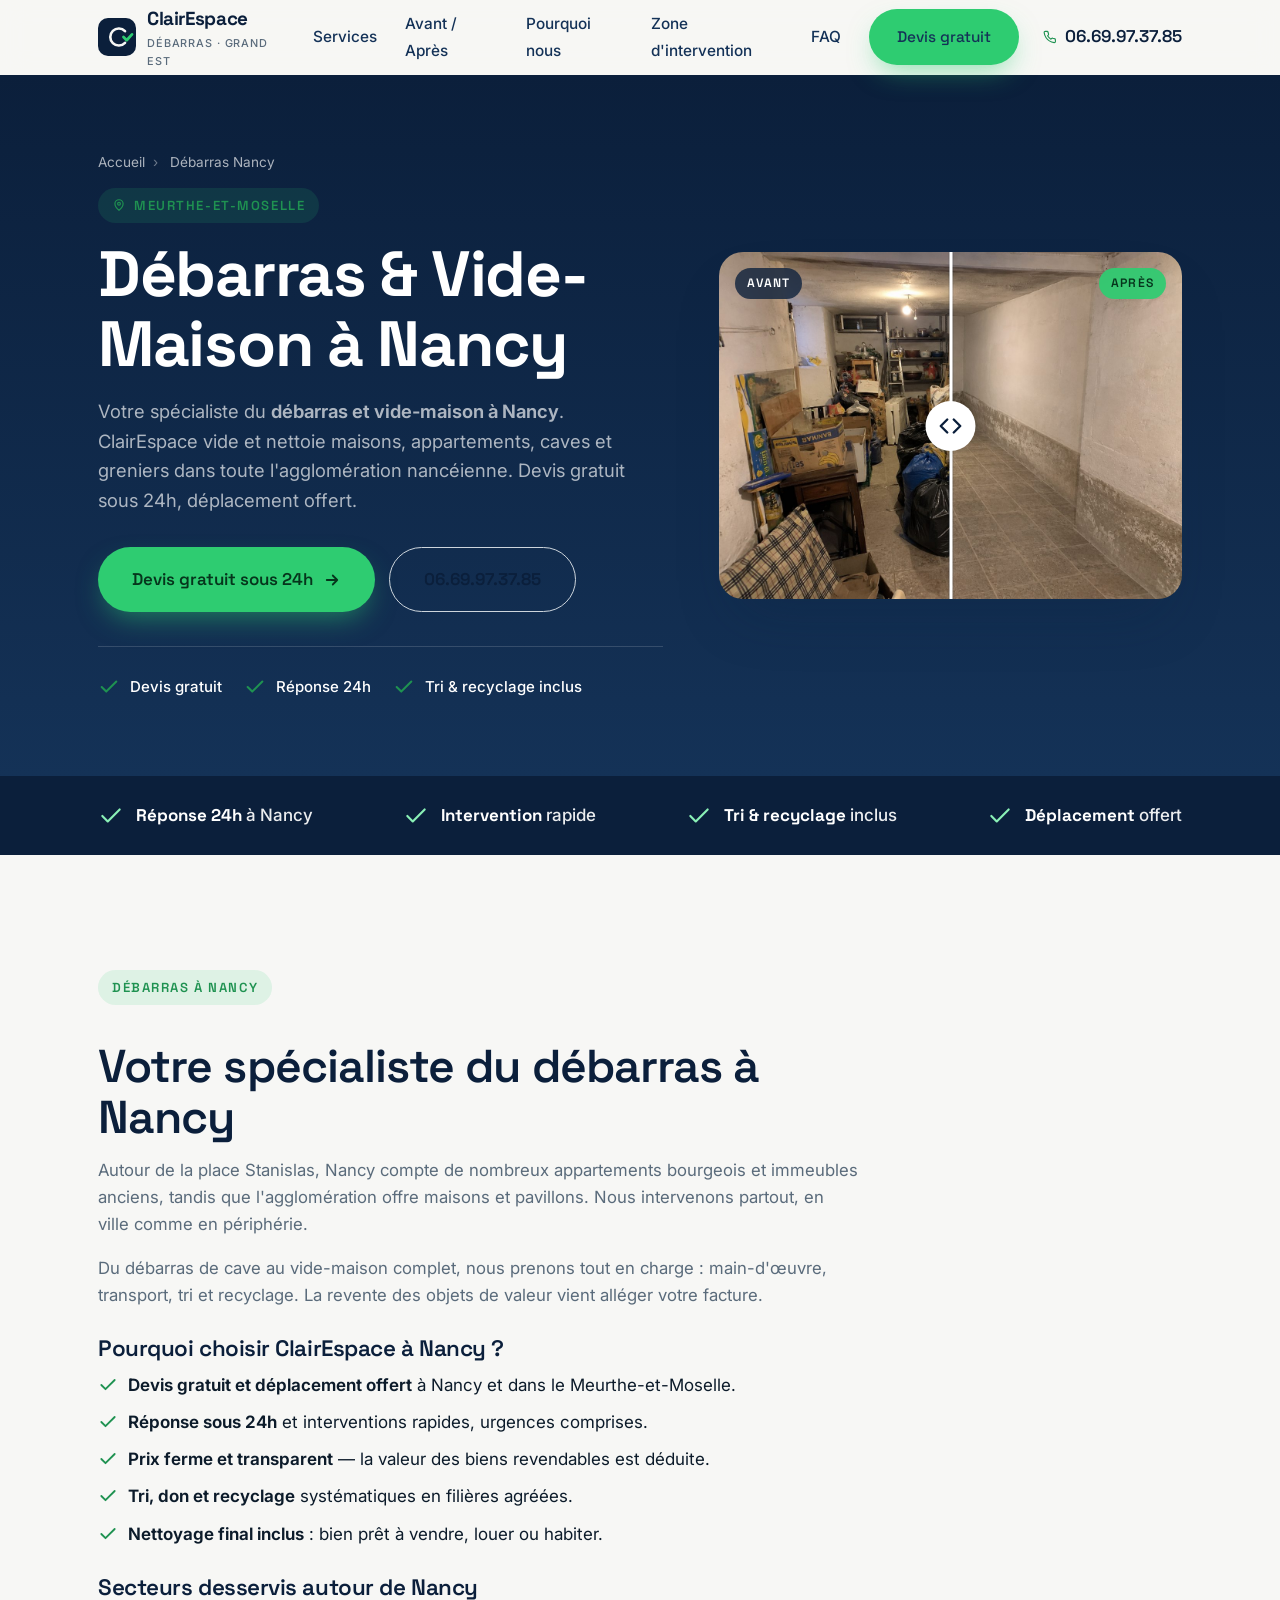
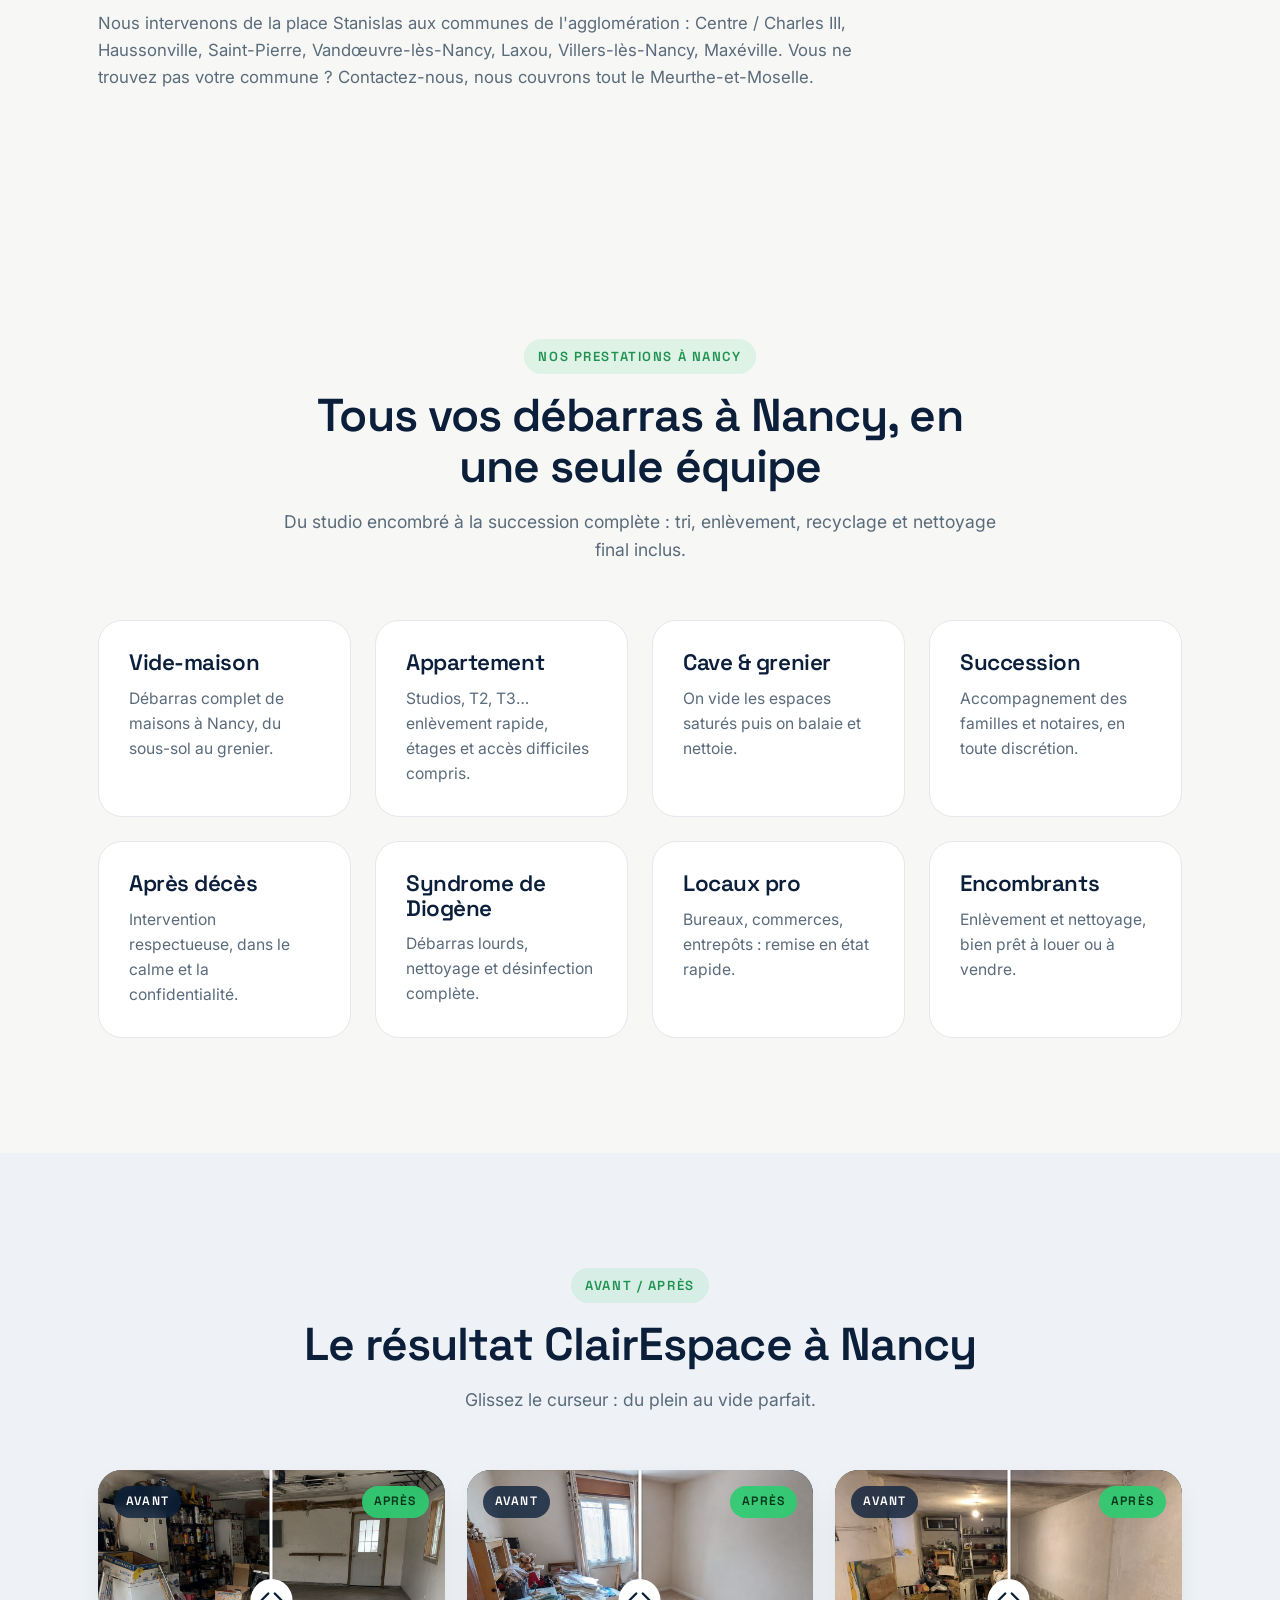
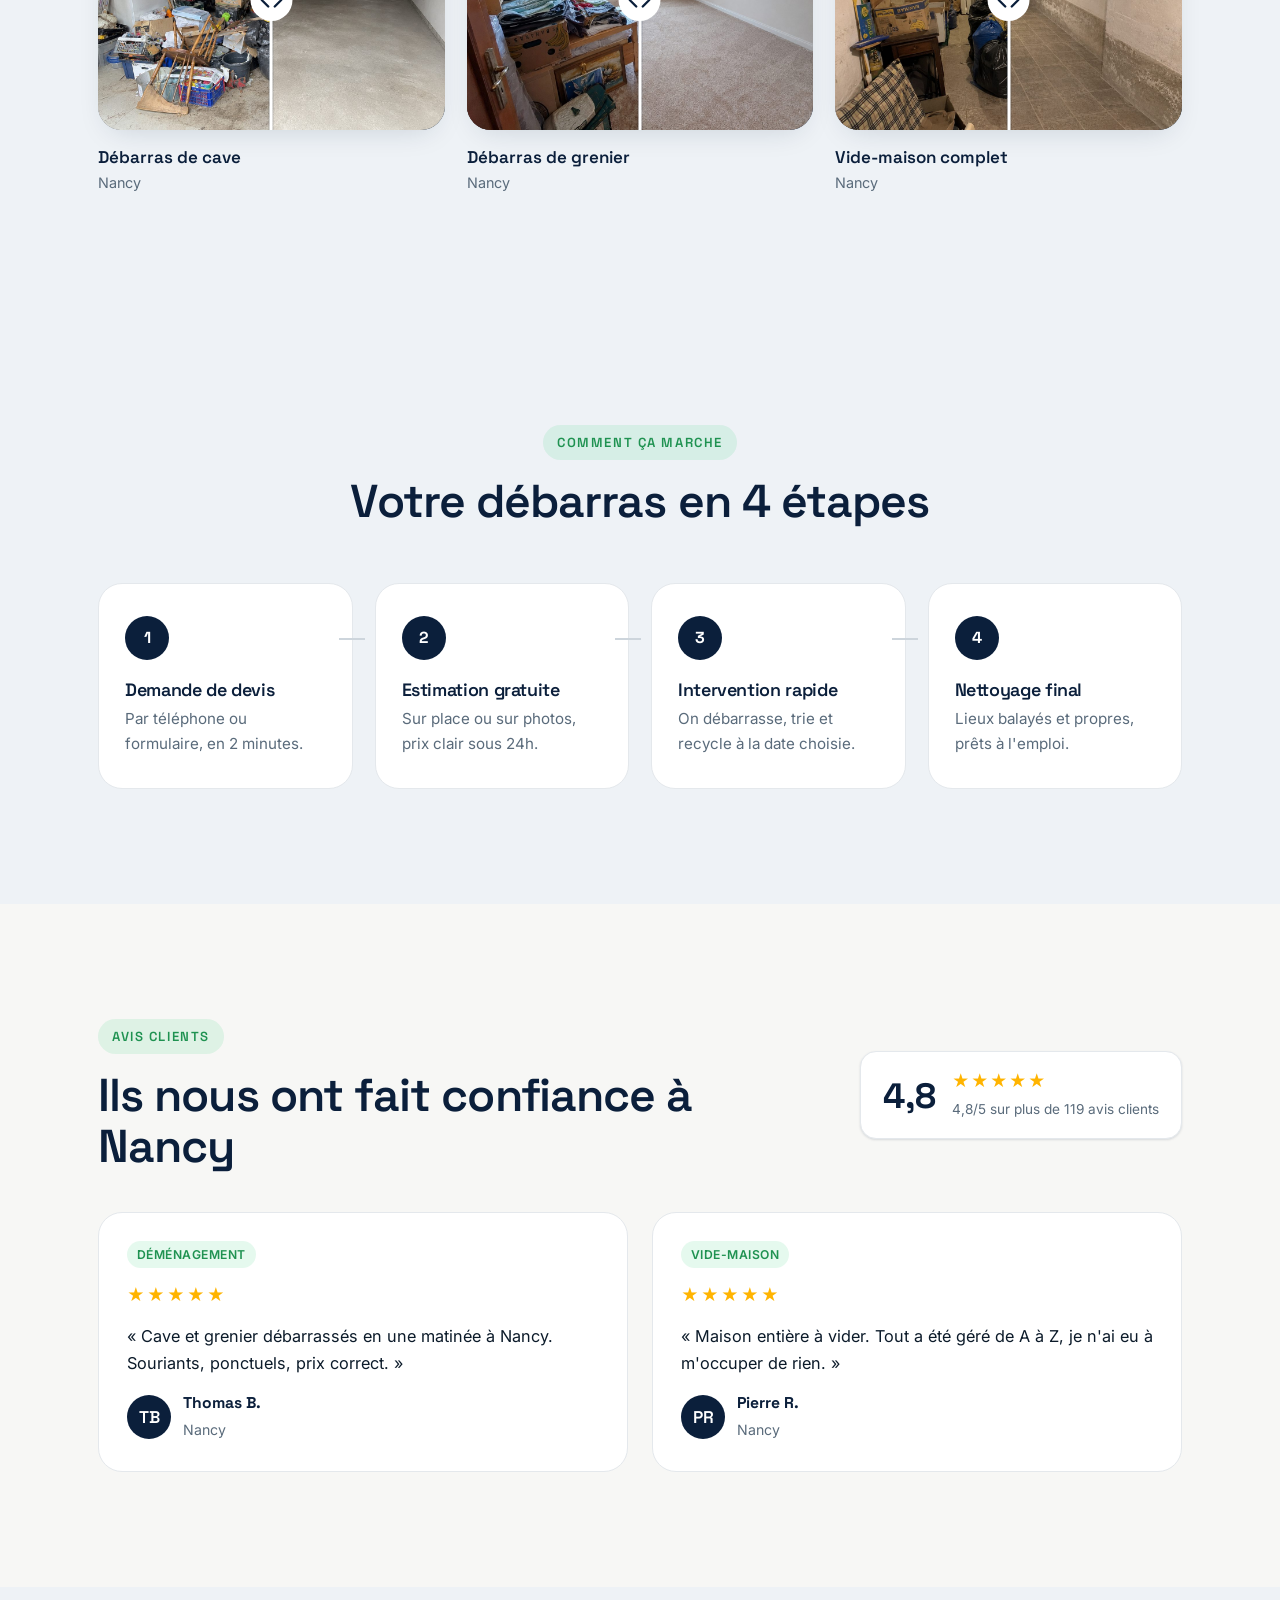
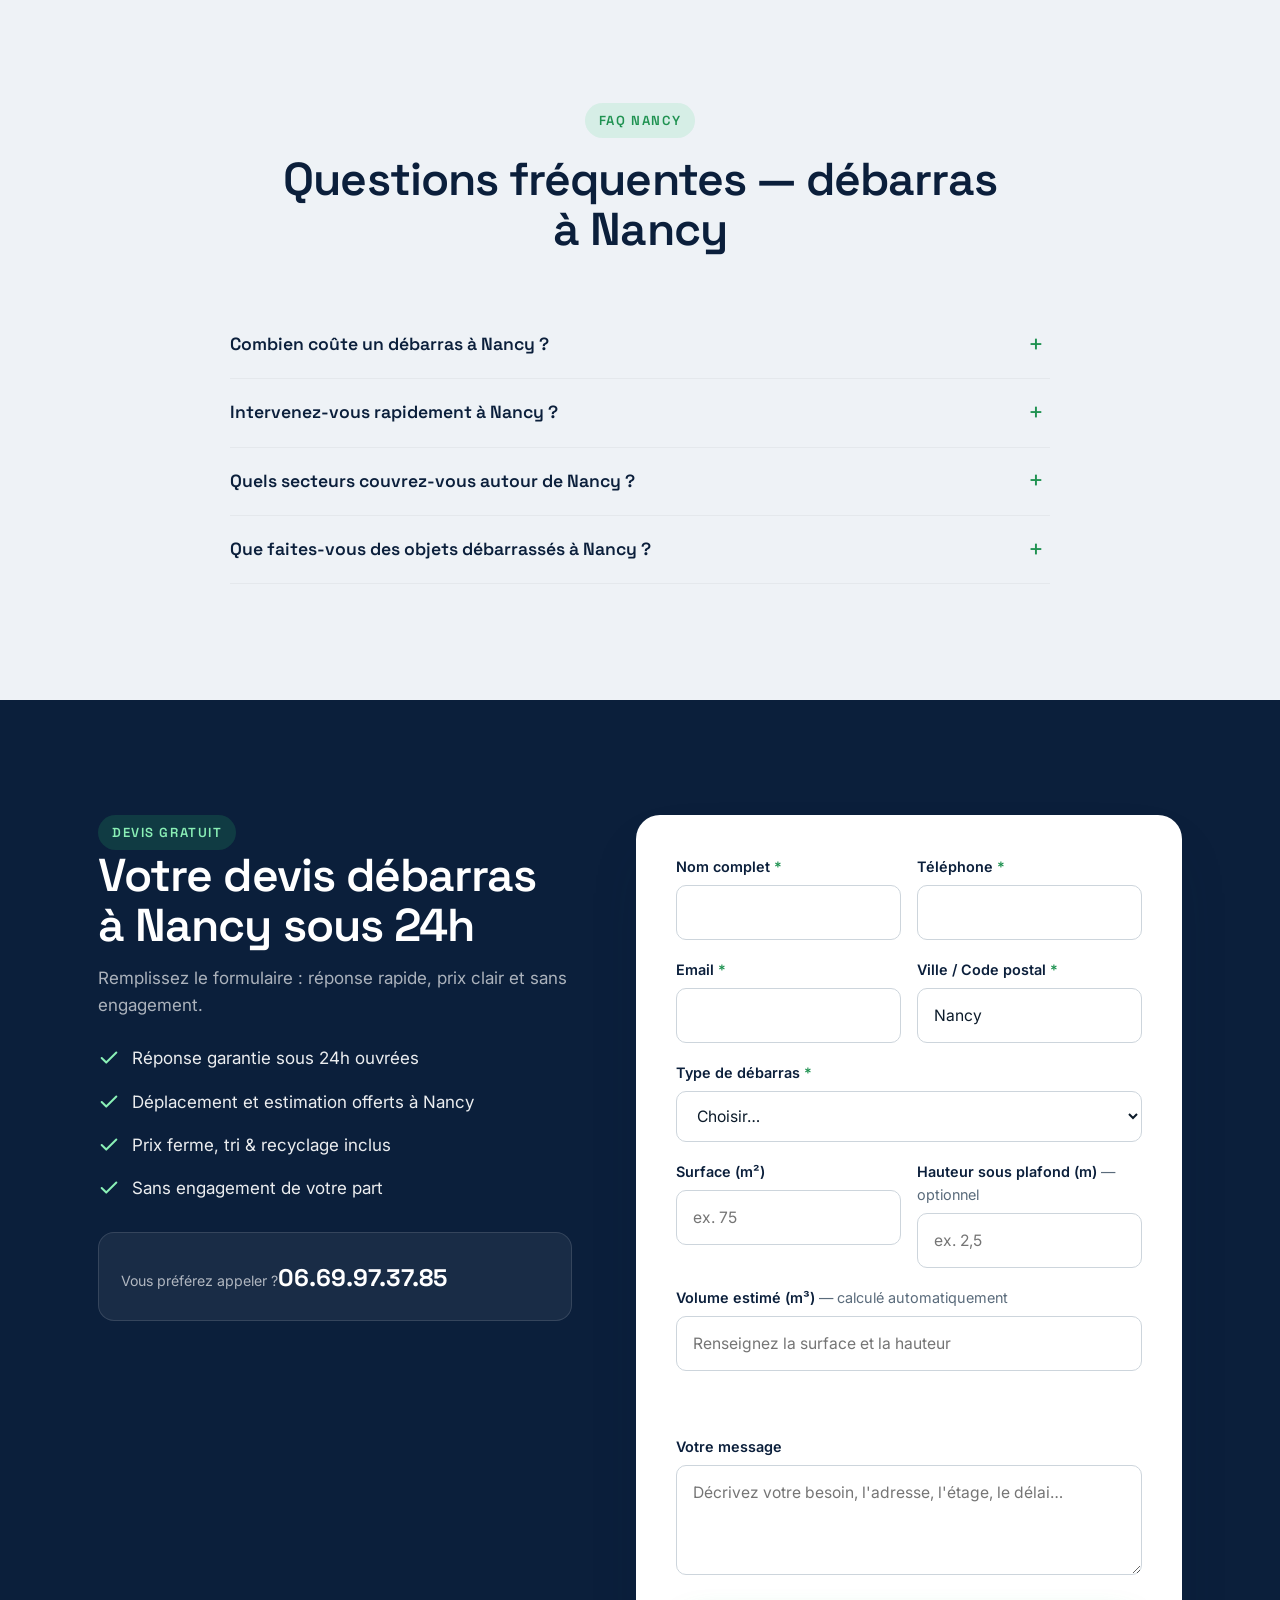
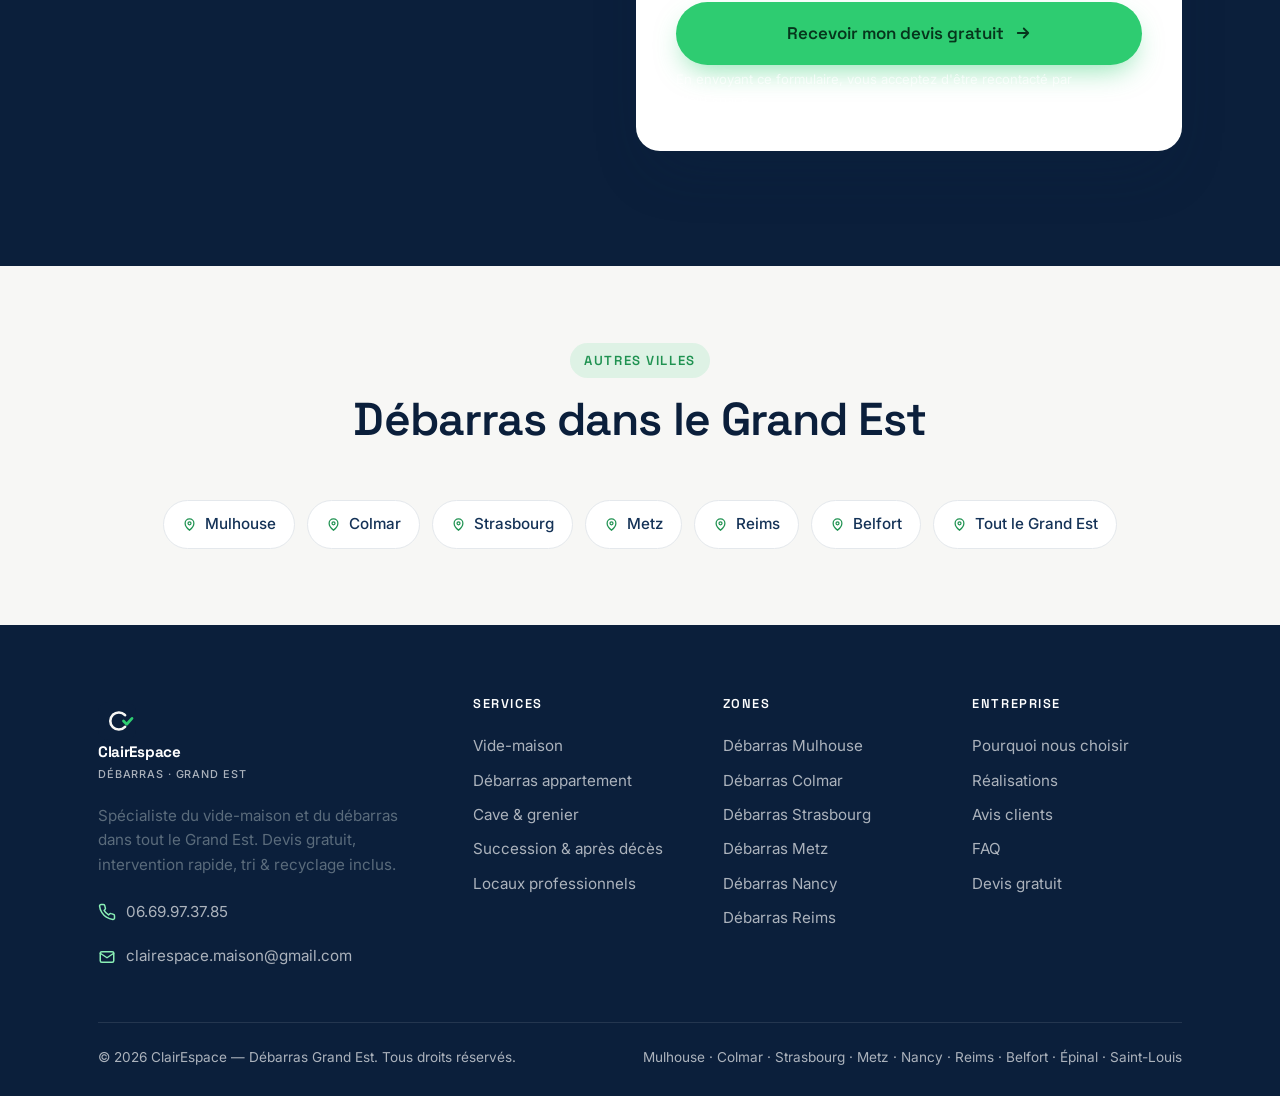
<file: debarras-nancy.html>
<!DOCTYPE html>
<html lang="fr">
<head>
<meta charset="utf-8">
<meta name="viewport" content="width=device-width, initial-scale=1">
<title>Débarras Nancy (54000) | Vide-Maison & Succession — Devis Gratuit 24h</title>
<meta name="description" content="Débarras et vide-maison à Nancy et dans le Meurthe-et-Moselle. Appartement, maison, cave, succession, après décès. Devis gratuit sous 24h, intervention rapide, tri & recyclage inclus.">
<meta name="keywords" content="débarras Nancy, vide maison Nancy, débarras appartement Nancy, débarras succession Nancy, débarras Meurthe-et-Moselle">
<meta name="robots" content="index, follow, max-image-preview:large">
<meta name="theme-color" content="#0B1F3B">
<link rel="canonical" href="https://clairespace.fr/debarras-nancy.html">
<link rel="icon" type="image/svg+xml" href="img/favicon.svg">
<meta property="og:type" content="website">
<meta property="og:locale" content="fr_FR">
<meta property="og:site_name" content="ClairEspace — Débarras Grand Est">
<meta property="og:title" content="Débarras Nancy (54000) | Vide-Maison & Succession — Devis Gratuit 24h">
<meta property="og:description" content="Débarras et vide-maison à Nancy et dans le Meurthe-et-Moselle. Appartement, maison, cave, succession, après décès. Devis gratuit sous 24h, intervention rapide, tri & recyclage inclus.">
<meta property="og:url" content="https://clairespace.fr/debarras-nancy.html">
<meta property="og:image" content="https://clairespace.fr/img/og-cover.jpg">
<meta name="twitter:card" content="summary_large_image">
<link rel="preconnect" href="https://fonts.googleapis.com">
<link rel="preconnect" href="https://fonts.gstatic.com" crossorigin>
<link rel="stylesheet" href="https://fonts.googleapis.com/css2?family=Inter:wght@400;500;600;700&family=Space+Grotesk:wght@500;600;700&display=swap">
<link rel="stylesheet" href="css/styles.css">
<script type="application/ld+json">{"@context": "https://schema.org", "@type": "HomeAndConstructionBusiness", "@id": "https://clairespace.fr/debarras-nancy.html#business", "name": "ClairEspace — Débarras Nancy", "image": "https://clairespace.fr/img/og-cover.jpg", "url": "https://clairespace.fr/debarras-nancy.html", "telephone": "+33669973785", "email": "clairespace.maison@gmail.com", "priceRange": "€€", "description": "Débarras et vide-maison à Nancy et dans le Meurthe-et-Moselle. Appartement, maison, cave, succession, après décès. Devis gratuit sous 24h, intervention rapide, tri & recyclage inclus.", "address": {"@type": "PostalAddress", "addressLocality": "Nancy", "postalCode": "54000", "addressRegion": "Grand Est", "addressCountry": "FR"}, "geo": {"@type": "GeoCoordinates", "latitude": 48.6921, "longitude": 6.1844}, "areaServed": ["Nancy", "Meurthe-et-Moselle", "Centre / Charles III", "Haussonville", "Saint-Pierre", "Vandœuvre-lès-Nancy"], "aggregateRating": {"@type": "AggregateRating", "ratingValue": "4.8", "reviewCount": "119", "bestRating": "5"}}</script>
<script type="application/ld+json">{"@context": "https://schema.org", "@type": "FAQPage", "mainEntity": [{"@type": "Question", "name": "Combien coûte un débarras à Nancy ?", "acceptedAnswer": {"@type": "Answer", "text": "Le prix dépend du volume, de l'accès et de la nature des objets. À Nancy, l'estimation et le déplacement sont gratuits : vous recevez un devis ferme sous 24h. La valeur des biens revendables peut être déduite, voire rendre le débarras gratuit."}}, {"@type": "Question", "name": "Intervenez-vous rapidement à Nancy ?", "acceptedAnswer": {"@type": "Answer", "text": "Oui. Nous répondons sous 24h et intervenons en quelques jours à Nancy et alentours. En cas d'urgence (vente, succession, fin de bail), une intervention express est possible."}}, {"@type": "Question", "name": "Quels secteurs couvrez-vous autour de Nancy ?", "acceptedAnswer": {"@type": "Answer", "text": "Nous intervenons à Nancy et dans tout le secteur : Centre / Charles III, Haussonville, Saint-Pierre, Vandœuvre-lès-Nancy et les communes voisines, ainsi que l'ensemble du Meurthe-et-Moselle."}}, {"@type": "Question", "name": "Que faites-vous des objets débarrassés à Nancy ?", "acceptedAnswer": {"@type": "Answer", "text": "Nous trions systématiquement : dons aux associations, revalorisation des objets réutilisables et recyclage du reste en filières agréées. Une démarche éco-responsable incluse."}}]}</script>
<script type="application/ld+json">{"@context": "https://schema.org", "@type": "BreadcrumbList", "itemListElement": [{"@type": "ListItem", "position": 1, "name": "Accueil", "item": "https://clairespace.fr/"}, {"@type": "ListItem", "position": 2, "name": "Débarras Nancy", "item": "https://clairespace.fr/debarras-nancy.html"}]}</script>
</head>
<body>
<header class="site-header">
  <div class="container">
    <nav class="nav" aria-label="Navigation principale">
      <a class="brand" href="index.html" aria-label="ClairEspace, accueil">
        <img class="brand__mark" src="img/logo.svg" alt="" width="38" height="38">
        <span>ClairEspace<small>Débarras · Grand Est</small></span>
      </a>
      <ul class="nav__links">
        <li><a href="index.html#services">Services</a></li>
        <li><a href="index.html#realisations">Avant / Après</a></li>
        <li><a href="index.html#pourquoi">Pourquoi nous</a></li>
        <li><a href="index.html#zone">Zone d'intervention</a></li>
        <li><a href="index.html#faq">FAQ</a></li>
        <li><a class="btn btn--cta" href="#devis">Devis gratuit</a></li>
      </ul>
      <div class="nav__cta">
        <a class="nav__phone" href="tel:+33669973785"><svg viewBox="0 0 24 24" fill="none" stroke="currentColor" stroke-width="2" stroke-linecap="round" stroke-linejoin="round"><path d="M22 16.9v3a2 2 0 0 1-2.2 2 19.8 19.8 0 0 1-8.6-3 19.5 19.5 0 0 1-6-6 19.8 19.8 0 0 1-3.1-8.7A2 2 0 0 1 4.1 2h3a2 2 0 0 1 2 1.7c.1 1 .4 1.9.7 2.8a2 2 0 0 1-.5 2.1L8.1 9.9a16 16 0 0 0 6 6l1.3-1.3a2 2 0 0 1 2.1-.4c.9.3 1.8.5 2.8.7a2 2 0 0 1 1.7 2z"/></svg> 06.69.97.37.85</a>
        <button class="nav__toggle" aria-label="Ouvrir le menu" aria-expanded="false"><span></span></button>
      </div>
    </nav>
  </div>
</header>
<main>

<section class="local-hero">
  <div class="container">
    <div class="local-hero__inner">
      <div>
        <nav class="breadcrumb reveal" aria-label="Fil d'Ariane"><a href="index.html">Accueil</a><span>›</span> Débarras Nancy</nav>
        <span class="eyebrow reveal" data-delay="1" style="margin-top:14px"><svg viewBox="0 0 24 24" fill="none" stroke="currentColor" stroke-width="2" style="width:14px;height:14px"><path d="M12 21s7-5.2 7-11a7 7 0 1 0-14 0c0 5.8 7 11 7 11z"/><circle cx="12" cy="10" r="2.4"/></svg> Meurthe-et-Moselle</span>
        <h1 class="reveal" data-delay="1">Débarras &amp; Vide-Maison à Nancy</h1>
        <p class="reveal" data-delay="2">Votre spécialiste du <strong>débarras et vide-maison à Nancy</strong>. ClairEspace vide et nettoie maisons, appartements, caves et greniers dans toute l'agglomération nancéienne. Devis gratuit sous 24h, déplacement offert.</p>
        <div class="hero__actions reveal" data-delay="2">
          <a class="btn btn--cta btn--lg" href="#devis">Devis gratuit sous 24h <svg viewBox="0 0 24 24" fill="none" stroke="currentColor" stroke-width="2.4" stroke-linecap="round" stroke-linejoin="round"><path d="M5 12h14M13 6l6 6-6 6"/></svg></a>
          <a class="btn btn--ghost btn--lg" href="tel:+33669973785">06.69.97.37.85</a>
        </div>
        <ul class="hero__trust reveal" data-delay="3" style="border-color:rgba(255,255,255,.15)">
          <li class="hero__trust-item" style="color:#fff"><svg viewBox="0 0 24 24" fill="none" stroke="currentColor" stroke-width="2.2" stroke-linecap="round" stroke-linejoin="round"><path d="M20 6 9 17l-5-5"/></svg> Devis gratuit</li>
          <li class="hero__trust-item" style="color:#fff"><svg viewBox="0 0 24 24" fill="none" stroke="currentColor" stroke-width="2.2" stroke-linecap="round" stroke-linejoin="round"><path d="M20 6 9 17l-5-5"/></svg> Réponse 24h</li>
          <li class="hero__trust-item" style="color:#fff"><svg viewBox="0 0 24 24" fill="none" stroke="currentColor" stroke-width="2.2" stroke-linecap="round" stroke-linejoin="round"><path d="M20 6 9 17l-5-5"/></svg> Tri &amp; recyclage inclus</li>
        </ul>
      </div>
      <div class="hero__media reveal" data-delay="2">
        <div class="ba ba--card" data-ba>
          <div class="ba__img ba__after"><img src="img/after-salon.jpg" alt="Logement vidé et propre après débarras à Nancy" loading="eager" width="800" height="600"></div>
          <div class="ba__img ba__before"><img src="img/before-salon.jpg" alt="Logement encombré avant débarras à Nancy" loading="eager" width="800" height="600"></div>
          <span class="ba__tag ba__tag--before">Avant</span><span class="ba__tag ba__tag--after">Après</span>
          <div class="ba__handle"><div class="ba__grip"><svg viewBox="0 0 24 24" fill="none" stroke="currentColor" stroke-width="2.2" stroke-linecap="round" stroke-linejoin="round"><path d="M9 6 3 12l6 6M15 6l6 6-6 6"/></svg></div></div>
          <input class="ba__range" type="range" min="0" max="100" value="50" aria-label="Comparer avant et après à Nancy">
        </div>
      </div>
    </div>
  </div>
</section>

<section class="strip" aria-label="Nos engagements">
  <div class="container"><div class="strip__inner">
    <div class="strip__item"><svg viewBox="0 0 24 24" fill="none" stroke="currentColor" stroke-width="2" stroke-linecap="round" stroke-linejoin="round"><path d="M20 6 9 17l-5-5"/></svg><span><b>Réponse 24h</b> à Nancy</span></div>
    <div class="strip__item"><svg viewBox="0 0 24 24" fill="none" stroke="currentColor" stroke-width="2" stroke-linecap="round" stroke-linejoin="round"><path d="M20 6 9 17l-5-5"/></svg><span><b>Intervention</b> rapide</span></div>
    <div class="strip__item"><svg viewBox="0 0 24 24" fill="none" stroke="currentColor" stroke-width="2" stroke-linecap="round" stroke-linejoin="round"><path d="M20 6 9 17l-5-5"/></svg><span><b>Tri &amp; recyclage</b> inclus</span></div>
    <div class="strip__item"><svg viewBox="0 0 24 24" fill="none" stroke="currentColor" stroke-width="2" stroke-linecap="round" stroke-linejoin="round"><path d="M20 6 9 17l-5-5"/></svg><span><b>Déplacement</b> offert</span></div>
  </div></div>
</section>

<section class="section">
  <div class="container">
    <div class="prose reveal">
      <span class="eyebrow">Débarras à Nancy</span>
      <h2>Votre spécialiste du débarras à Nancy</h2>
      <p>Autour de la place Stanislas, Nancy compte de nombreux appartements bourgeois et immeubles anciens, tandis que l'agglomération offre maisons et pavillons. Nous intervenons partout, en ville comme en périphérie.</p>
      <p>Du débarras de cave au vide-maison complet, nous prenons tout en charge : main-d'œuvre, transport, tri et recyclage. La revente des objets de valeur vient alléger votre facture.</p>
      <h3>Pourquoi choisir ClairEspace à Nancy ?</h3>
      <ul class="ticks">
        <li><svg viewBox="0 0 24 24" fill="none" stroke="currentColor" stroke-width="2.2" stroke-linecap="round" stroke-linejoin="round"><path d="M20 6 9 17l-5-5"/></svg> <span><strong>Devis gratuit et déplacement offert</strong> à Nancy et dans le Meurthe-et-Moselle.</span></li>
        <li><svg viewBox="0 0 24 24" fill="none" stroke="currentColor" stroke-width="2.2" stroke-linecap="round" stroke-linejoin="round"><path d="M20 6 9 17l-5-5"/></svg> <span><strong>Réponse sous 24h</strong> et interventions rapides, urgences comprises.</span></li>
        <li><svg viewBox="0 0 24 24" fill="none" stroke="currentColor" stroke-width="2.2" stroke-linecap="round" stroke-linejoin="round"><path d="M20 6 9 17l-5-5"/></svg> <span><strong>Prix ferme et transparent</strong> — la valeur des biens revendables est déduite.</span></li>
        <li><svg viewBox="0 0 24 24" fill="none" stroke="currentColor" stroke-width="2.2" stroke-linecap="round" stroke-linejoin="round"><path d="M20 6 9 17l-5-5"/></svg> <span><strong>Tri, don et recyclage</strong> systématiques en filières agréées.</span></li>
        <li><svg viewBox="0 0 24 24" fill="none" stroke="currentColor" stroke-width="2.2" stroke-linecap="round" stroke-linejoin="round"><path d="M20 6 9 17l-5-5"/></svg> <span><strong>Nettoyage final inclus</strong> : bien prêt à vendre, louer ou habiter.</span></li>
      </ul>
      <h3>Secteurs desservis autour de Nancy</h3>
      <p>Nous intervenons de la place Stanislas aux communes de l'agglomération : Centre / Charles III, Haussonville, Saint-Pierre, Vandœuvre-lès-Nancy, Laxou, Villers-lès-Nancy, Maxéville. Vous ne trouvez pas votre commune ? Contactez-nous, nous couvrons tout le Meurthe-et-Moselle.</p>
    </div>
  </div>
</section>

<section class="section" id="services">
  <div class="container">
    <div class="section-head section-head--center reveal">
      <span class="eyebrow">Nos prestations à Nancy</span>
      <h2>Tous vos débarras à Nancy, en une seule équipe</h2>
      <p>Du studio encombré à la succession complète : tri, enlèvement, recyclage et nettoyage final inclus.</p>
    </div>
    <div class="grid grid--4">
      <article class="card reveal"><h3>Vide-maison</h3><p>Débarras complet de maisons à Nancy, du sous-sol au grenier.</p></article>
      <article class="card reveal" data-delay="1"><h3>Appartement</h3><p>Studios, T2, T3… enlèvement rapide, étages et accès difficiles compris.</p></article>
      <article class="card reveal" data-delay="2"><h3>Cave & grenier</h3><p>On vide les espaces saturés puis on balaie et nettoie.</p></article>
      <article class="card reveal" data-delay="3"><h3>Succession</h3><p>Accompagnement des familles et notaires, en toute discrétion.</p></article>
      <article class="card reveal"><h3>Après décès</h3><p>Intervention respectueuse, dans le calme et la confidentialité.</p></article>
      <article class="card reveal" data-delay="1"><h3>Syndrome de Diogène</h3><p>Débarras lourds, nettoyage et désinfection complète.</p></article>
      <article class="card reveal" data-delay="2"><h3>Locaux pro</h3><p>Bureaux, commerces, entrepôts : remise en état rapide.</p></article>
      <article class="card reveal" data-delay="3"><h3>Encombrants</h3><p>Enlèvement et nettoyage, bien prêt à louer ou à vendre.</p></article>
    </div>
  </div>
</section>

<section class="section section--tint">
  <div class="container">
    <div class="section-head section-head--center reveal">
      <span class="eyebrow">Avant / Après</span>
      <h2>Le résultat ClairEspace à Nancy</h2>
      <p>Glissez le curseur : du plein au vide parfait.</p>
    </div>
    <div class="gallery">
      <figure class="reveal"><div class="ba ba--card" data-ba>
        <div class="ba__img ba__after"><img src="img/after-cave.jpg" alt="Cave vidée à Nancy" loading="lazy" width="800" height="600"></div>
        <div class="ba__img ba__before"><img src="img/before-cave.jpg" alt="Cave encombrée à Nancy" loading="lazy" width="800" height="600"></div>
        <span class="ba__tag ba__tag--before">Avant</span><span class="ba__tag ba__tag--after">Après</span>
        <div class="ba__handle"><div class="ba__grip"><svg viewBox="0 0 24 24" fill="none" stroke="currentColor" stroke-width="2.2" stroke-linecap="round" stroke-linejoin="round"><path d="M9 6 3 12l6 6M15 6l6 6-6 6"/></svg></div></div>
        <input class="ba__range" type="range" min="0" max="100" value="50" aria-label="Comparer cave à Nancy"></div>
        <figcaption>Débarras de cave<span>Nancy</span></figcaption></figure>
      <figure class="reveal" data-delay="1"><div class="ba ba--card" data-ba>
        <div class="ba__img ba__after"><img src="img/after-grenier.jpg" alt="Grenier vidé à Nancy" loading="lazy" width="800" height="600"></div>
        <div class="ba__img ba__before"><img src="img/before-grenier.jpg" alt="Grenier encombré à Nancy" loading="lazy" width="800" height="600"></div>
        <span class="ba__tag ba__tag--before">Avant</span><span class="ba__tag ba__tag--after">Après</span>
        <div class="ba__handle"><div class="ba__grip"><svg viewBox="0 0 24 24" fill="none" stroke="currentColor" stroke-width="2.2" stroke-linecap="round" stroke-linejoin="round"><path d="M9 6 3 12l6 6M15 6l6 6-6 6"/></svg></div></div>
        <input class="ba__range" type="range" min="0" max="100" value="50" aria-label="Comparer grenier à Nancy"></div>
        <figcaption>Débarras de grenier<span>Nancy</span></figcaption></figure>
      <figure class="reveal" data-delay="2"><div class="ba ba--card" data-ba>
        <div class="ba__img ba__after"><img src="img/after-salon.jpg" alt="Maison vidée à Nancy" loading="lazy" width="800" height="600"></div>
        <div class="ba__img ba__before"><img src="img/before-salon.jpg" alt="Maison encombrée à Nancy" loading="lazy" width="800" height="600"></div>
        <span class="ba__tag ba__tag--before">Avant</span><span class="ba__tag ba__tag--after">Après</span>
        <div class="ba__handle"><div class="ba__grip"><svg viewBox="0 0 24 24" fill="none" stroke="currentColor" stroke-width="2.2" stroke-linecap="round" stroke-linejoin="round"><path d="M9 6 3 12l6 6M15 6l6 6-6 6"/></svg></div></div>
        <input class="ba__range" type="range" min="0" max="100" value="50" aria-label="Comparer vide-maison à Nancy"></div>
        <figcaption>Vide-maison complet<span>Nancy</span></figcaption></figure>
    </div>
  </div>
</section>

<section class="section section--tint">
  <div class="container">
    <div class="section-head section-head--center reveal">
      <span class="eyebrow">Comment ça marche</span>
      <h2>Votre débarras en 4 étapes</h2>
    </div>
    <div class="steps">
      <div class="step reveal"><div class="step__num">1</div><h3>Demande de devis</h3><p>Par téléphone ou formulaire, en 2 minutes.</p></div>
      <div class="step reveal" data-delay="1"><div class="step__num">2</div><h3>Estimation gratuite</h3><p>Sur place ou sur photos, prix clair sous 24h.</p></div>
      <div class="step reveal" data-delay="2"><div class="step__num">3</div><h3>Intervention rapide</h3><p>On débarrasse, trie et recycle à la date choisie.</p></div>
      <div class="step reveal" data-delay="3"><div class="step__num">4</div><h3>Nettoyage final</h3><p>Lieux balayés et propres, prêts à l'emploi.</p></div>
    </div>
  </div>
</section>

<section class="section">
  <div class="container">
    <div class="reviews-head reveal">
      <div class="section-head" style="margin-bottom:0"><span class="eyebrow">Avis clients</span><h2>Ils nous ont fait confiance à Nancy</h2></div>
      <div class="rating-badge"><div class="score">4,8</div><div><div class="stars" aria-hidden="true">★★★★★</div><small>4,8/5 sur plus de 119 avis clients</small></div></div>
    </div>
    <div class="grid grid--2">
      <article class="review reveal"><span class="review__tag">Déménagement</span><div class="stars" aria-hidden="true">★★★★★</div><p>« Cave et grenier débarrassés en une matinée à Nancy. Souriants, ponctuels, prix correct. »</p><div class="review__who"><div class="review__avatar">TB</div><div><b>Thomas B.</b><small>Nancy</small></div></div></article>
      <article class="review reveal" data-delay="1"><span class="review__tag">Vide-maison</span><div class="stars" aria-hidden="true">★★★★★</div><p>« Maison entière à vider. Tout a été géré de A à Z, je n'ai eu à m'occuper de rien. »</p><div class="review__who"><div class="review__avatar">PR</div><div><b>Pierre R.</b><small>Nancy</small></div></div></article>
    </div>
  </div>
</section>

<section class="section section--tint" id="faq">
  <div class="container">
    <div class="section-head section-head--center reveal"><span class="eyebrow">FAQ Nancy</span><h2>Questions fréquentes — débarras à Nancy</h2></div>
    <div class="faq reveal">
      <div class="faq__item"><h3 style="margin:0"><button class="faq__q" aria-expanded="false">Combien coûte un débarras à Nancy ?</button></h3><div class="faq__a"><div class="faq__a-inner">Le prix dépend du volume, de l'accès et de la nature des objets. À Nancy, l'estimation et le déplacement sont gratuits : vous recevez un devis ferme sous 24h. La valeur des biens revendables peut être déduite, voire rendre le débarras gratuit.</div></div></div>
      <div class="faq__item"><h3 style="margin:0"><button class="faq__q" aria-expanded="false">Intervenez-vous rapidement à Nancy ?</button></h3><div class="faq__a"><div class="faq__a-inner">Oui. Nous répondons sous 24h et intervenons en quelques jours à Nancy et alentours. En cas d'urgence (vente, succession, fin de bail), une intervention express est possible.</div></div></div>
      <div class="faq__item"><h3 style="margin:0"><button class="faq__q" aria-expanded="false">Quels secteurs couvrez-vous autour de Nancy ?</button></h3><div class="faq__a"><div class="faq__a-inner">Nous intervenons à Nancy et dans tout le secteur : Centre / Charles III, Haussonville, Saint-Pierre, Vandœuvre-lès-Nancy et les communes voisines, ainsi que l'ensemble du Meurthe-et-Moselle.</div></div></div>
      <div class="faq__item"><h3 style="margin:0"><button class="faq__q" aria-expanded="false">Que faites-vous des objets débarrassés à Nancy ?</button></h3><div class="faq__a"><div class="faq__a-inner">Nous trions systématiquement : dons aux associations, revalorisation des objets réutilisables et recyclage du reste en filières agréées. Une démarche éco-responsable incluse.</div></div></div>
    </div>
  </div>
</section>

<section class="section section--navy" id="devis">
  <div class="container">
    <div class="devis">
      <div class="devis__aside reveal">
        <span class="eyebrow">Devis gratuit</span>
        <h2>Votre devis débarras à Nancy sous 24h</h2>
        <p style="margin-top:14px">Remplissez le formulaire : réponse rapide, prix clair et sans engagement.</p>
        <div class="devis__points">
          <div class="devis__point"><svg viewBox="0 0 24 24" fill="none" stroke="currentColor" stroke-width="2.2" stroke-linecap="round" stroke-linejoin="round"><path d="M20 6 9 17l-5-5"/></svg><span>Réponse garantie sous 24h ouvrées</span></div>
          <div class="devis__point"><svg viewBox="0 0 24 24" fill="none" stroke="currentColor" stroke-width="2.2" stroke-linecap="round" stroke-linejoin="round"><path d="M20 6 9 17l-5-5"/></svg><span>Déplacement et estimation offerts à Nancy</span></div>
          <div class="devis__point"><svg viewBox="0 0 24 24" fill="none" stroke="currentColor" stroke-width="2.2" stroke-linecap="round" stroke-linejoin="round"><path d="M20 6 9 17l-5-5"/></svg><span>Prix ferme, tri & recyclage inclus</span></div>
          <div class="devis__point"><svg viewBox="0 0 24 24" fill="none" stroke="currentColor" stroke-width="2.2" stroke-linecap="round" stroke-linejoin="round"><path d="M20 6 9 17l-5-5"/></svg><span>Sans engagement de votre part</span></div>
        </div>
        <div class="devis__call"><small style="color:var(--on-navy-muted)">Vous préférez appeler ?</small><a href="tel:+33669973785">06.69.97.37.85</a></div>
      </div>
      <form class="form" id="devis-form" action="contact.php" method="post" novalidate>
        <input type="text" name="website" tabindex="-1" autocomplete="off" aria-hidden="true" style="position:absolute;left:-9999px;width:1px;height:1px;opacity:0">
        <div class="form__row">
          <div class="field"><label for="nom">Nom complet <span class="req">*</span></label><input id="nom" name="nom" type="text" autocomplete="name" required><span class="field__err">Merci d'indiquer votre nom.</span></div>
          <div class="field"><label for="tel">Téléphone <span class="req">*</span></label><input id="tel" name="tel" type="tel" autocomplete="tel" required><span class="field__err">Numéro invalide.</span></div>
        </div>
        <div class="form__row">
          <div class="field"><label for="email">Email <span class="req">*</span></label><input id="email" name="email" type="email" autocomplete="email" required><span class="field__err">Email invalide.</span></div>
          <div class="field"><label for="ville">Ville / Code postal <span class="req">*</span></label><input id="ville" name="ville" type="text" value="Nancy" required><span class="field__err">Merci d'indiquer votre ville.</span></div>
        </div>
        <div class="field"><label for="type">Type de débarras <span class="req">*</span></label>
          <select id="type" name="type" required><option value="">Choisir…</option><option>Vide-maison</option><option>Débarras appartement</option><option>Cave / grenier</option><option>Succession</option><option>Après décès</option><option>Syndrome de Diogène</option><option>Locaux professionnels</option><option>Encombrants / nettoyage</option></select>
          <span class="field__err">Merci de choisir un type.</span>
        </div>
        <div class="form__row">
          <div class="field"><label for="surface">Surface (m²)</label><input id="surface" name="surface" type="number" min="0" step="1" inputmode="numeric" placeholder="ex. 75"></div>
          <div class="field"><label for="hauteur">Hauteur sous plafond (m) <span style="font-weight:400;color:var(--muted)">— optionnel</span></label><input id="hauteur" name="hauteur" type="number" min="0" step="0.05" inputmode="decimal" placeholder="ex. 2,5"></div>
        </div>
        <div class="field"><label for="volume_m3">Volume estimé (m³) <span style="font-weight:400;color:var(--muted)">— calculé automatiquement</span></label><input id="volume_m3" name="volume_m3" type="text" readonly placeholder="Renseignez la surface et la hauteur"><p class="form__note">Volume = surface × hauteur sous plafond. Indicatif, pour affiner votre devis.</p></div>
        <div class="field"><label for="message">Votre message</label><textarea id="message" name="message" placeholder="Décrivez votre besoin, l'adresse, l'étage, le délai…"></textarea></div>
        <button class="btn btn--cta btn--lg btn--block" type="submit">Recevoir mon devis gratuit <svg viewBox="0 0 24 24" fill="none" stroke="currentColor" stroke-width="2.4" stroke-linecap="round" stroke-linejoin="round"><path d="M5 12h14M13 6l6 6-6 6"/></svg></button>
        <p class="form__note">En envoyant ce formulaire, vous acceptez d'être recontacté par ClairEspace.</p>
      </form>
      <div class="form__success" id="devis-success" role="status" aria-live="polite">
        <svg viewBox="0 0 24 24" fill="none" stroke="currentColor" stroke-width="2" stroke-linecap="round" stroke-linejoin="round"><circle cx="12" cy="12" r="10"/><path d="M8 12l3 3 5-6"/></svg>
        <h3 style="color:#fff">Demande envoyée, merci !</h3>
        <p>Notre équipe vous recontacte sous 24h. Urgence à Nancy ? Appelez le <a href="tel:+33669973785" style="color:#8af0b6">06.69.97.37.85</a>.</p>
      </div>
    </div>
  </div>
</section>

<section class="section section--tight">
  <div class="container">
    <div class="section-head section-head--center reveal"><span class="eyebrow">Autres villes</span><h2>Débarras dans le Grand Est</h2></div>
    <div class="cities reveal" style="justify-content:center">
      <a class="city-chip" href="debarras-mulhouse.html"><svg viewBox="0 0 24 24" fill="none" stroke="currentColor" stroke-width="2"><path d="M12 21s7-5.2 7-11a7 7 0 1 0-14 0c0 5.8 7 11 7 11z"/><circle cx="12" cy="10" r="2.4"/></svg> Mulhouse</a>
      <a class="city-chip" href="debarras-colmar.html"><svg viewBox="0 0 24 24" fill="none" stroke="currentColor" stroke-width="2"><path d="M12 21s7-5.2 7-11a7 7 0 1 0-14 0c0 5.8 7 11 7 11z"/><circle cx="12" cy="10" r="2.4"/></svg> Colmar</a>
      <a class="city-chip" href="debarras-strasbourg.html"><svg viewBox="0 0 24 24" fill="none" stroke="currentColor" stroke-width="2"><path d="M12 21s7-5.2 7-11a7 7 0 1 0-14 0c0 5.8 7 11 7 11z"/><circle cx="12" cy="10" r="2.4"/></svg> Strasbourg</a>
      <a class="city-chip" href="debarras-metz.html"><svg viewBox="0 0 24 24" fill="none" stroke="currentColor" stroke-width="2"><path d="M12 21s7-5.2 7-11a7 7 0 1 0-14 0c0 5.8 7 11 7 11z"/><circle cx="12" cy="10" r="2.4"/></svg> Metz</a>
      <a class="city-chip" href="debarras-reims.html"><svg viewBox="0 0 24 24" fill="none" stroke="currentColor" stroke-width="2"><path d="M12 21s7-5.2 7-11a7 7 0 1 0-14 0c0 5.8 7 11 7 11z"/><circle cx="12" cy="10" r="2.4"/></svg> Reims</a>
      <a class="city-chip" href="debarras-belfort.html"><svg viewBox="0 0 24 24" fill="none" stroke="currentColor" stroke-width="2"><path d="M12 21s7-5.2 7-11a7 7 0 1 0-14 0c0 5.8 7 11 7 11z"/><circle cx="12" cy="10" r="2.4"/></svg> Belfort</a>
      <a class="city-chip" href="debarras-grand-est.html"><svg viewBox="0 0 24 24" fill="none" stroke="currentColor" stroke-width="2"><path d="M12 21s7-5.2 7-11a7 7 0 1 0-14 0c0 5.8 7 11 7 11z"/><circle cx="12" cy="10" r="2.4"/></svg> Tout le Grand Est</a>
    </div>
  </div>
</section>

</main>
<footer class="footer">
  <div class="container">
    <div class="footer__grid">
      <div class="footer__brand">
        <a class="brand" href="index.html"><img class="brand__mark" src="img/logo.svg" alt="" width="38" height="38"><span>ClairEspace<small>Débarras · Grand Est</small></span></a>
        <p>Spécialiste du vide-maison et du débarras dans tout le Grand Est. Devis gratuit, intervention rapide, tri &amp; recyclage inclus.</p>
        <div class="footer__contact">
          <a href="tel:+33669973785"><svg viewBox="0 0 24 24" fill="none" stroke="currentColor" stroke-width="2" stroke-linecap="round" stroke-linejoin="round"><path d="M22 16.9v3a2 2 0 0 1-2.2 2 19.8 19.8 0 0 1-8.6-3 19.5 19.5 0 0 1-6-6 19.8 19.8 0 0 1-3.1-8.7A2 2 0 0 1 4.1 2h3a2 2 0 0 1 2 1.7c.1 1 .4 1.9.7 2.8a2 2 0 0 1-.5 2.1L8.1 9.9a16 16 0 0 0 6 6l1.3-1.3a2 2 0 0 1 2.1-.4c.9.3 1.8.5 2.8.7a2 2 0 0 1 1.7 2z"/></svg>06.69.97.37.85</a>
          <a href="mailto:clairespace.maison@gmail.com"><svg viewBox="0 0 24 24" fill="none" stroke="currentColor" stroke-width="2" stroke-linecap="round" stroke-linejoin="round"><rect x="3" y="5" width="18" height="14" rx="2"/><path d="m3 7 9 6 9-6"/></svg>clairespace.maison@gmail.com</a>
        </div>
      </div>
      <div><h4>Services</h4>
        <a href="index.html#services">Vide-maison</a><a href="index.html#services">Débarras appartement</a><a href="index.html#services">Cave &amp; grenier</a><a href="index.html#services">Succession &amp; après décès</a><a href="index.html#services">Locaux professionnels</a>
      </div>
      <div><h4>Zones</h4>
        <a href="debarras-mulhouse.html">Débarras Mulhouse</a>
        <a href="debarras-colmar.html">Débarras Colmar</a>
        <a href="debarras-strasbourg.html">Débarras Strasbourg</a>
        <a href="debarras-metz.html">Débarras Metz</a>
        <a href="debarras-nancy.html">Débarras Nancy</a>
        <a href="debarras-reims.html">Débarras Reims</a>
      </div>
      <div><h4>Entreprise</h4>
        <a href="index.html#pourquoi">Pourquoi nous choisir</a><a href="index.html#realisations">Réalisations</a><a href="index.html#avis">Avis clients</a><a href="index.html#faq">FAQ</a><a href="#devis">Devis gratuit</a>
      </div>
    </div>
    <div class="footer__bottom">
      <span>© <span data-year>2026</span> ClairEspace — Débarras Grand Est. Tous droits réservés.</span>
      <span>Mulhouse · Colmar · Strasbourg · Metz · Nancy · Reims · Belfort · Épinal · Saint-Louis</span>
    </div>
  </div>
</footer>
<div class="fab">
  <a class="btn btn--call" href="tel:+33669973785"><svg viewBox="0 0 24 24" fill="none" stroke="currentColor" stroke-width="2" stroke-linecap="round" stroke-linejoin="round"><path d="M22 16.9v3a2 2 0 0 1-2.2 2 19.8 19.8 0 0 1-8.6-3 19.5 19.5 0 0 1-6-6 19.8 19.8 0 0 1-3.1-8.7A2 2 0 0 1 4.1 2h3a2 2 0 0 1 2 1.7c.1 1 .4 1.9.7 2.8a2 2 0 0 1-.5 2.1L8.1 9.9a16 16 0 0 0 6 6l1.3-1.3a2 2 0 0 1 2.1-.4c.9.3 1.8.5 2.8.7a2 2 0 0 1 1.7 2z"/></svg>Appeler</a>
  <a class="btn btn--cta" href="#devis">Devis gratuit</a>
</div>
<script src="js/main.js" defer></script>
<script>
(function () {
  var s = document.getElementById("surface"), h = document.getElementById("hauteur"), v = document.getElementById("volume_m3");
  if (!s || !h || !v) return;
  var num = function (el) { return parseFloat((el.value || "").replace(",", ".")); };
  function calc() {
    var a = num(s), b = num(h);
    if (a > 0 && b > 0) { v.value = (a * b).toFixed(1).replace(".", ",") + " m³"; }
    else { v.value = ""; v.placeholder = a > 0 ? "Renseignez la hauteur pour estimer le volume" : "Renseignez la surface et la hauteur"; }
  }
  s.addEventListener("input", calc); h.addEventListener("input", calc);
})();
</script>
</body>
</html>
</file>
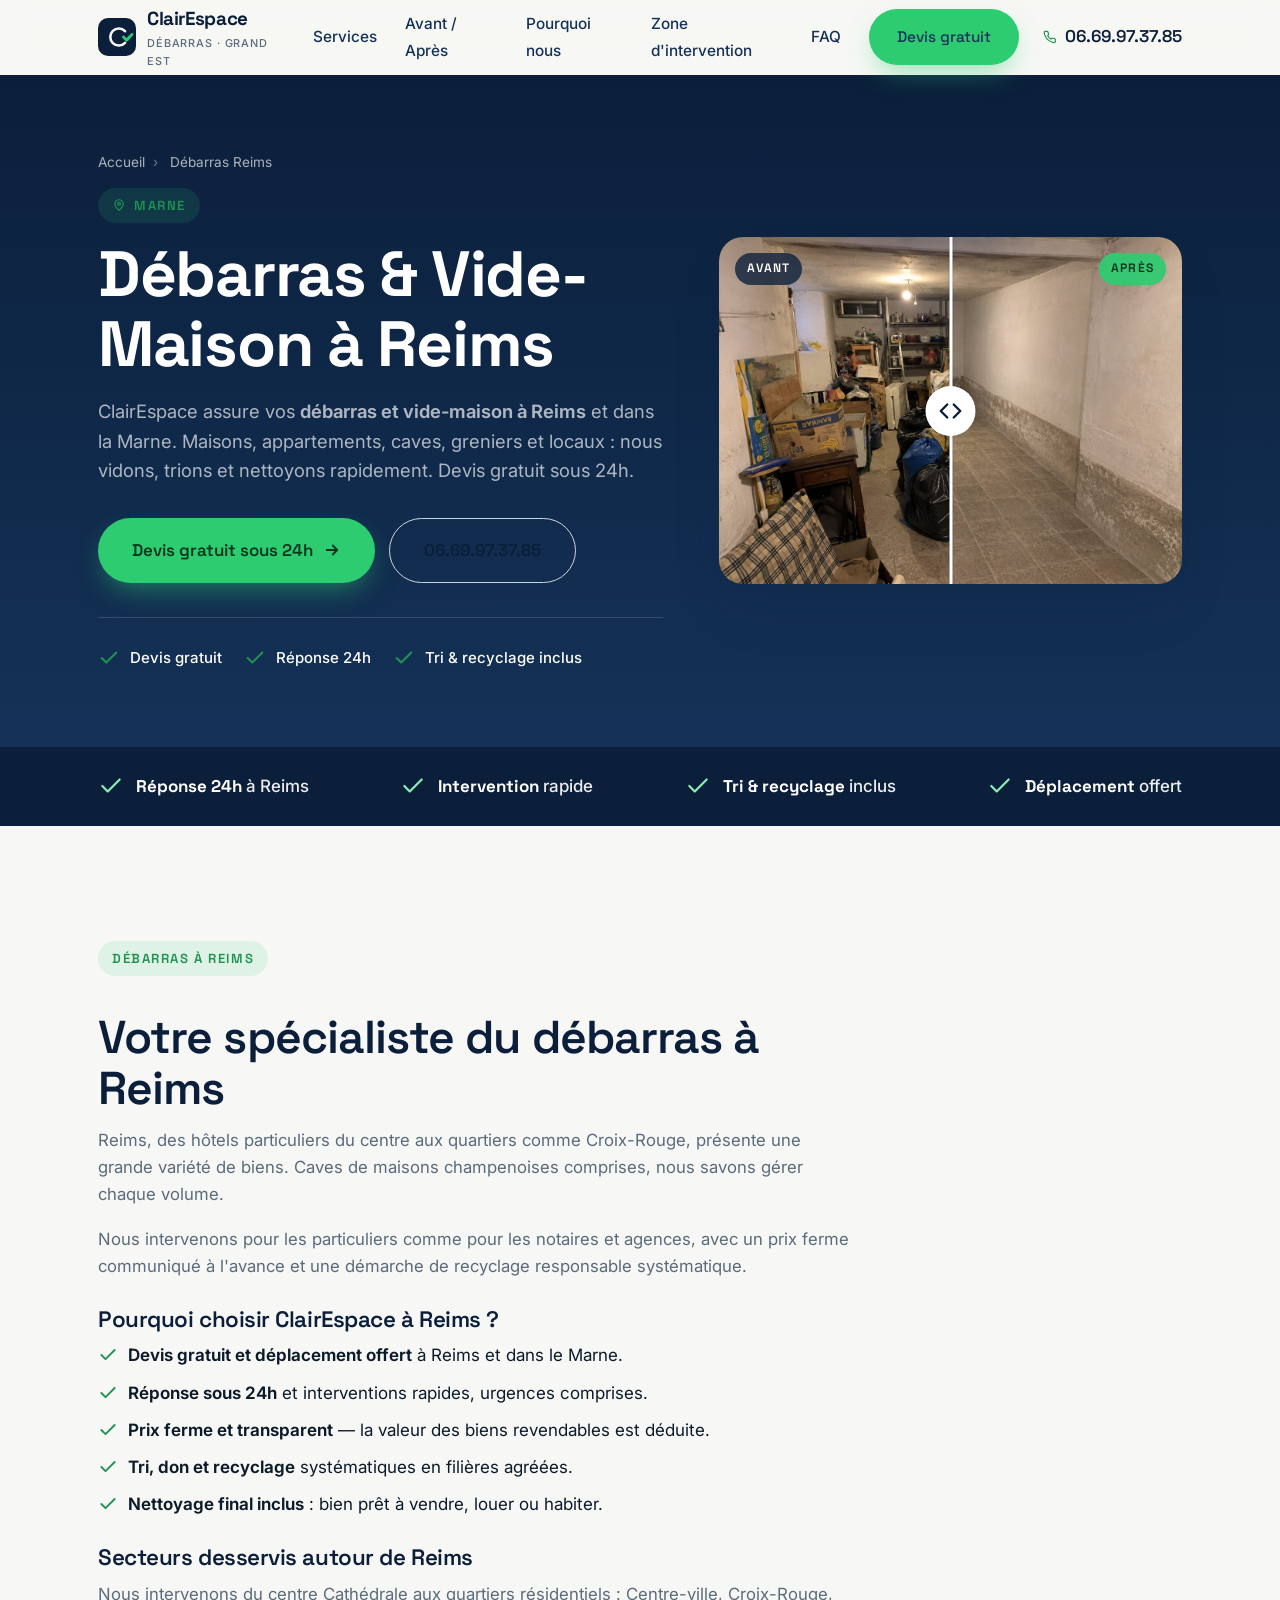
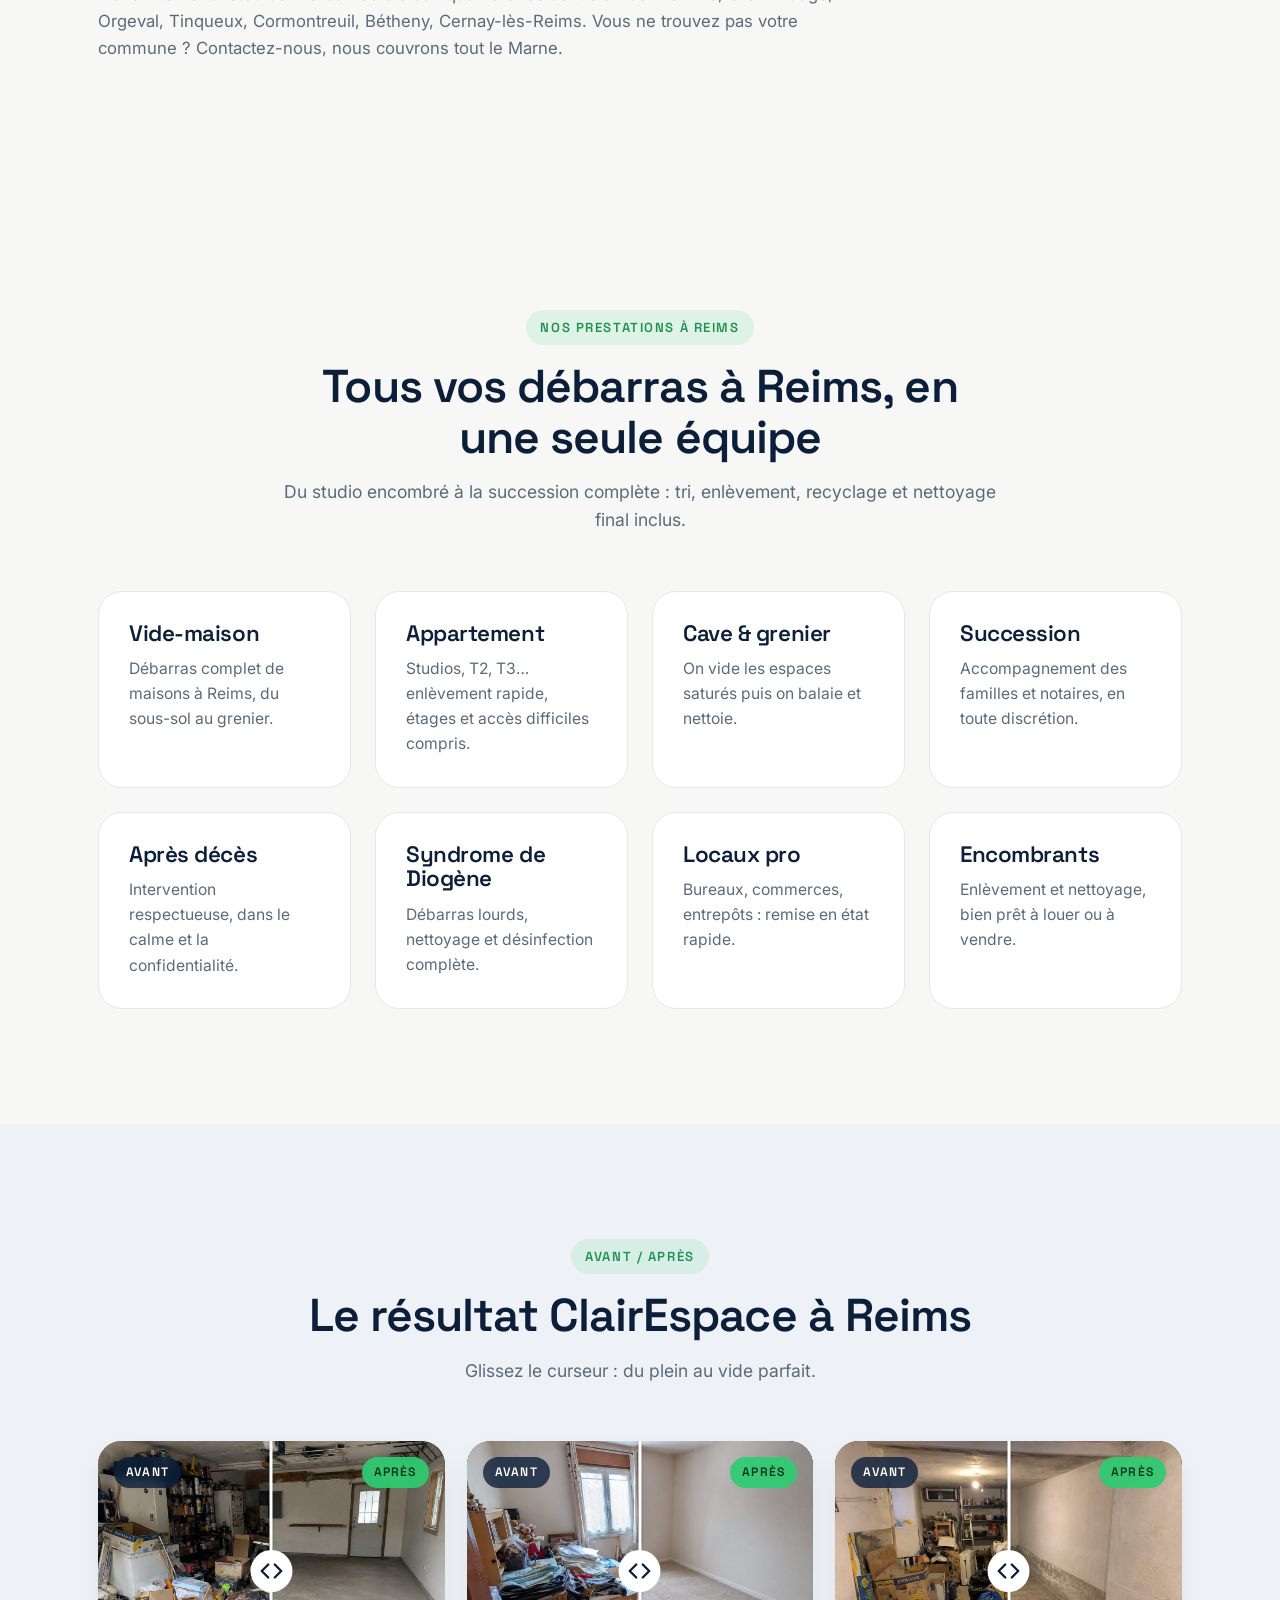
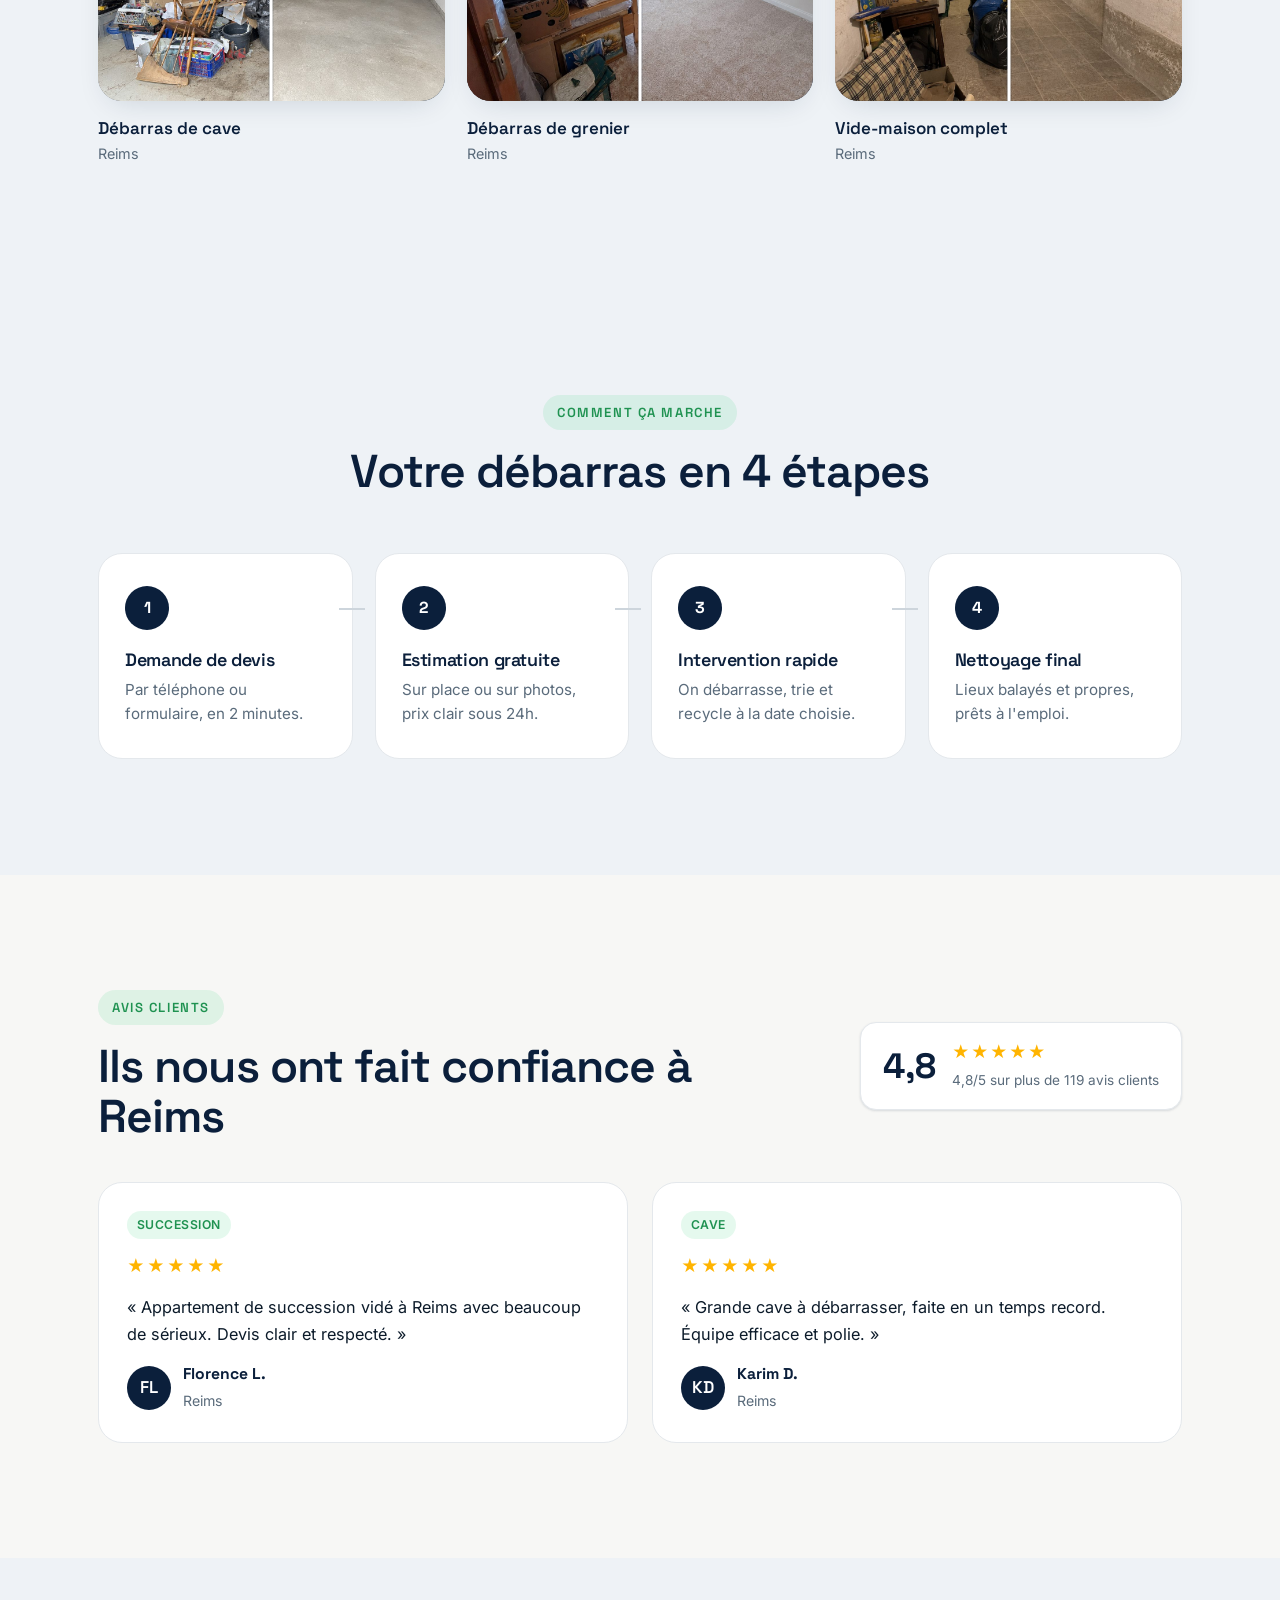
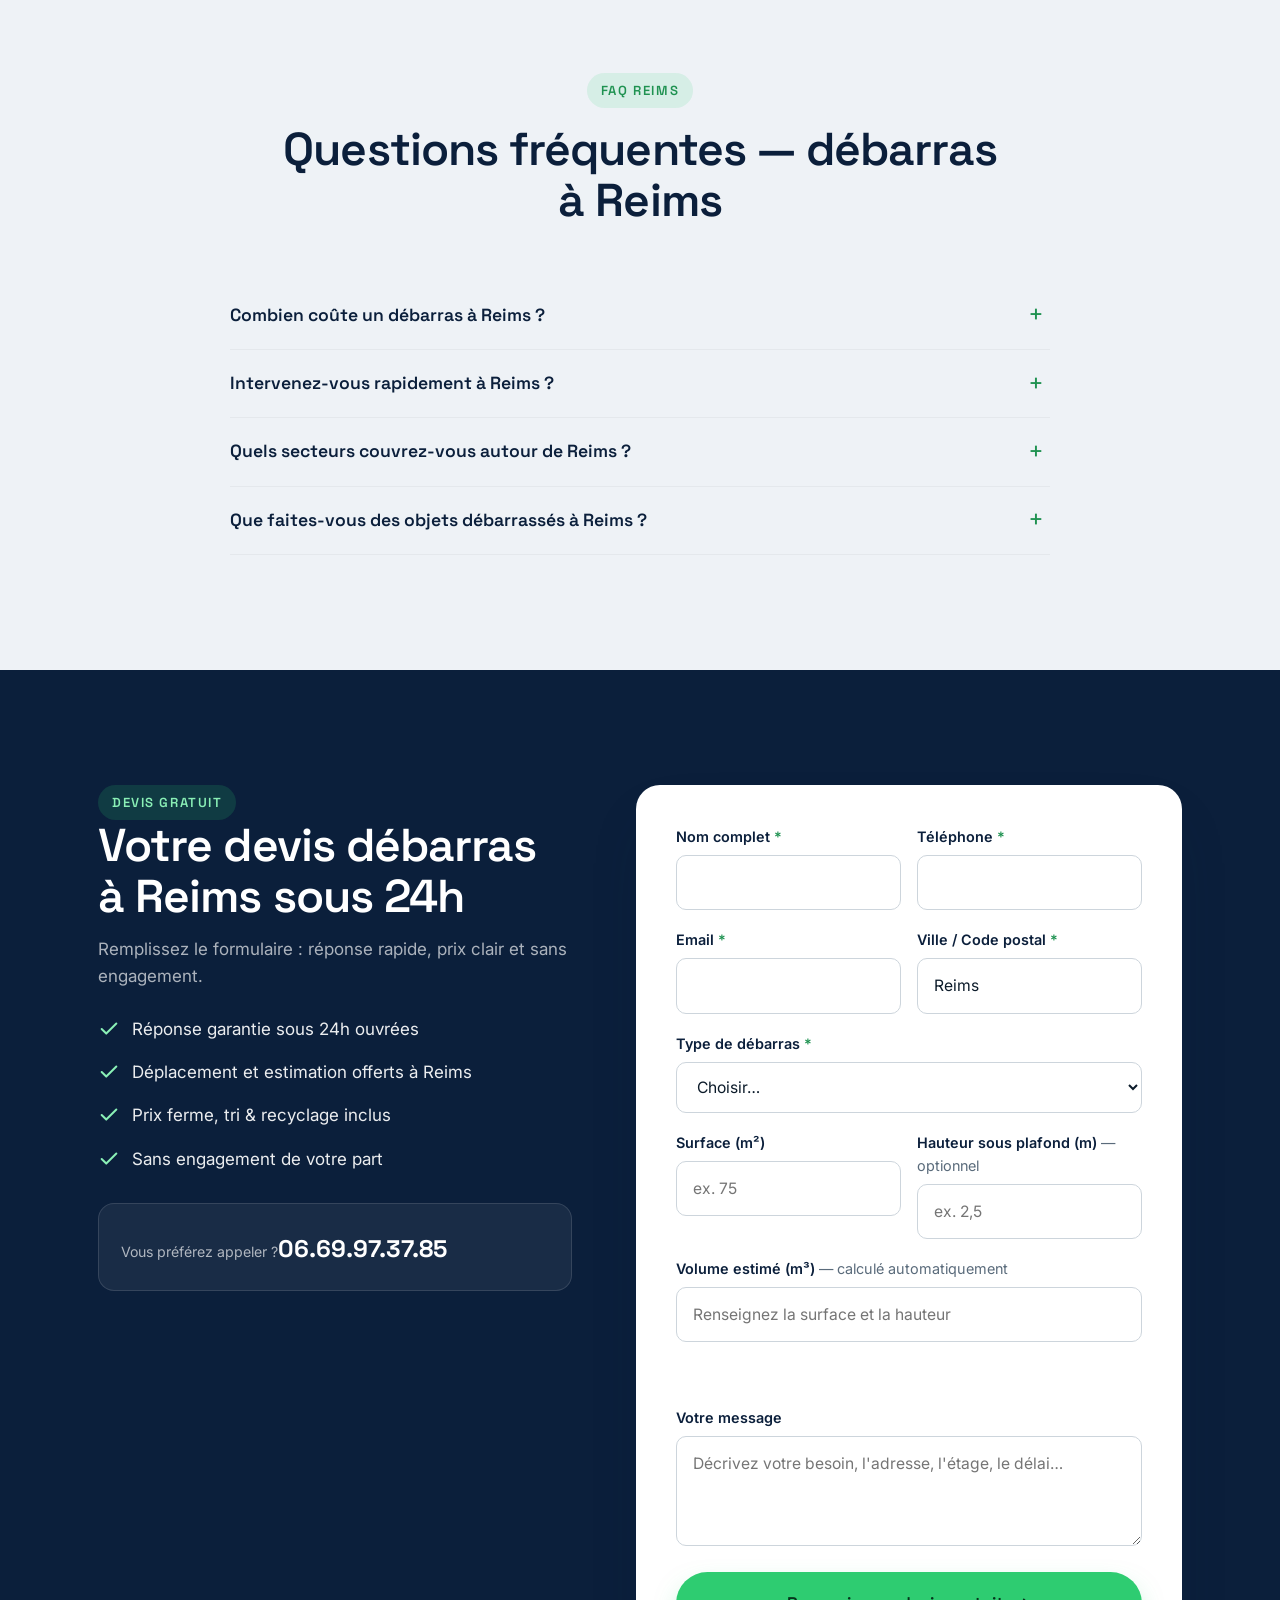
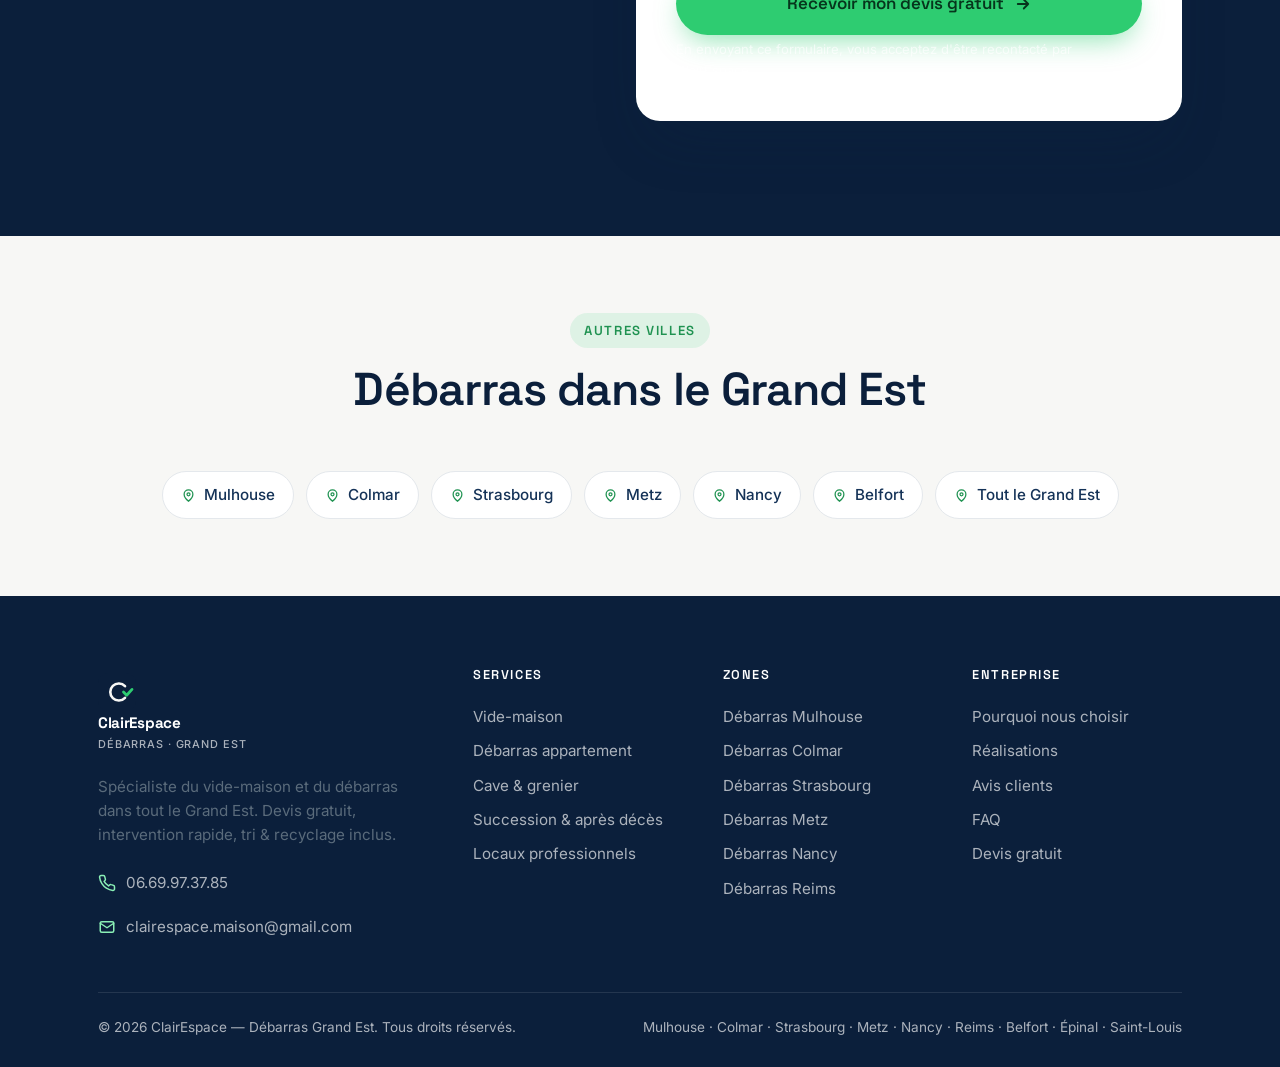
<file: debarras-reims.html>
<!DOCTYPE html>
<html lang="fr">
<head>
<meta charset="utf-8">
<meta name="viewport" content="width=device-width, initial-scale=1">
<title>Débarras Reims (51100) | Vide-Maison & Succession — Devis Gratuit 24h</title>
<meta name="description" content="Débarras et vide-maison à Reims et dans le Marne. Appartement, maison, cave, succession, après décès. Devis gratuit sous 24h, intervention rapide, tri & recyclage inclus.">
<meta name="keywords" content="débarras Reims, vide maison Reims, débarras appartement Reims, débarras succession Reims, débarras Marne">
<meta name="robots" content="index, follow, max-image-preview:large">
<meta name="theme-color" content="#0B1F3B">
<link rel="canonical" href="https://clairespace.fr/debarras-reims.html">
<link rel="icon" type="image/svg+xml" href="img/favicon.svg">
<meta property="og:type" content="website">
<meta property="og:locale" content="fr_FR">
<meta property="og:site_name" content="ClairEspace — Débarras Grand Est">
<meta property="og:title" content="Débarras Reims (51100) | Vide-Maison & Succession — Devis Gratuit 24h">
<meta property="og:description" content="Débarras et vide-maison à Reims et dans le Marne. Appartement, maison, cave, succession, après décès. Devis gratuit sous 24h, intervention rapide, tri & recyclage inclus.">
<meta property="og:url" content="https://clairespace.fr/debarras-reims.html">
<meta property="og:image" content="https://clairespace.fr/img/og-cover.jpg">
<meta name="twitter:card" content="summary_large_image">
<link rel="preconnect" href="https://fonts.googleapis.com">
<link rel="preconnect" href="https://fonts.gstatic.com" crossorigin>
<link rel="stylesheet" href="https://fonts.googleapis.com/css2?family=Inter:wght@400;500;600;700&family=Space+Grotesk:wght@500;600;700&display=swap">
<link rel="stylesheet" href="css/styles.css">
<script type="application/ld+json">{"@context": "https://schema.org", "@type": "HomeAndConstructionBusiness", "@id": "https://clairespace.fr/debarras-reims.html#business", "name": "ClairEspace — Débarras Reims", "image": "https://clairespace.fr/img/og-cover.jpg", "url": "https://clairespace.fr/debarras-reims.html", "telephone": "+33669973785", "email": "clairespace.maison@gmail.com", "priceRange": "€€", "description": "Débarras et vide-maison à Reims et dans le Marne. Appartement, maison, cave, succession, après décès. Devis gratuit sous 24h, intervention rapide, tri & recyclage inclus.", "address": {"@type": "PostalAddress", "addressLocality": "Reims", "postalCode": "51100", "addressRegion": "Grand Est", "addressCountry": "FR"}, "geo": {"@type": "GeoCoordinates", "latitude": 49.2583, "longitude": 4.0317}, "areaServed": ["Reims", "Marne", "Centre-ville", "Croix-Rouge", "Orgeval", "Tinqueux"], "aggregateRating": {"@type": "AggregateRating", "ratingValue": "4.8", "reviewCount": "119", "bestRating": "5"}}</script>
<script type="application/ld+json">{"@context": "https://schema.org", "@type": "FAQPage", "mainEntity": [{"@type": "Question", "name": "Combien coûte un débarras à Reims ?", "acceptedAnswer": {"@type": "Answer", "text": "Le prix dépend du volume, de l'accès et de la nature des objets. À Reims, l'estimation et le déplacement sont gratuits : vous recevez un devis ferme sous 24h. La valeur des biens revendables peut être déduite, voire rendre le débarras gratuit."}}, {"@type": "Question", "name": "Intervenez-vous rapidement à Reims ?", "acceptedAnswer": {"@type": "Answer", "text": "Oui. Nous répondons sous 24h et intervenons en quelques jours à Reims et alentours. En cas d'urgence (vente, succession, fin de bail), une intervention express est possible."}}, {"@type": "Question", "name": "Quels secteurs couvrez-vous autour de Reims ?", "acceptedAnswer": {"@type": "Answer", "text": "Nous intervenons à Reims et dans tout le secteur : Centre-ville, Croix-Rouge, Orgeval, Tinqueux et les communes voisines, ainsi que l'ensemble du Marne."}}, {"@type": "Question", "name": "Que faites-vous des objets débarrassés à Reims ?", "acceptedAnswer": {"@type": "Answer", "text": "Nous trions systématiquement : dons aux associations, revalorisation des objets réutilisables et recyclage du reste en filières agréées. Une démarche éco-responsable incluse."}}]}</script>
<script type="application/ld+json">{"@context": "https://schema.org", "@type": "BreadcrumbList", "itemListElement": [{"@type": "ListItem", "position": 1, "name": "Accueil", "item": "https://clairespace.fr/"}, {"@type": "ListItem", "position": 2, "name": "Débarras Reims", "item": "https://clairespace.fr/debarras-reims.html"}]}</script>
</head>
<body>
<header class="site-header">
  <div class="container">
    <nav class="nav" aria-label="Navigation principale">
      <a class="brand" href="index.html" aria-label="ClairEspace, accueil">
        <img class="brand__mark" src="img/logo.svg" alt="" width="38" height="38">
        <span>ClairEspace<small>Débarras · Grand Est</small></span>
      </a>
      <ul class="nav__links">
        <li><a href="index.html#services">Services</a></li>
        <li><a href="index.html#realisations">Avant / Après</a></li>
        <li><a href="index.html#pourquoi">Pourquoi nous</a></li>
        <li><a href="index.html#zone">Zone d'intervention</a></li>
        <li><a href="index.html#faq">FAQ</a></li>
        <li><a class="btn btn--cta" href="#devis">Devis gratuit</a></li>
      </ul>
      <div class="nav__cta">
        <a class="nav__phone" href="tel:+33669973785"><svg viewBox="0 0 24 24" fill="none" stroke="currentColor" stroke-width="2" stroke-linecap="round" stroke-linejoin="round"><path d="M22 16.9v3a2 2 0 0 1-2.2 2 19.8 19.8 0 0 1-8.6-3 19.5 19.5 0 0 1-6-6 19.8 19.8 0 0 1-3.1-8.7A2 2 0 0 1 4.1 2h3a2 2 0 0 1 2 1.7c.1 1 .4 1.9.7 2.8a2 2 0 0 1-.5 2.1L8.1 9.9a16 16 0 0 0 6 6l1.3-1.3a2 2 0 0 1 2.1-.4c.9.3 1.8.5 2.8.7a2 2 0 0 1 1.7 2z"/></svg> 06.69.97.37.85</a>
        <button class="nav__toggle" aria-label="Ouvrir le menu" aria-expanded="false"><span></span></button>
      </div>
    </nav>
  </div>
</header>
<main>

<section class="local-hero">
  <div class="container">
    <div class="local-hero__inner">
      <div>
        <nav class="breadcrumb reveal" aria-label="Fil d'Ariane"><a href="index.html">Accueil</a><span>›</span> Débarras Reims</nav>
        <span class="eyebrow reveal" data-delay="1" style="margin-top:14px"><svg viewBox="0 0 24 24" fill="none" stroke="currentColor" stroke-width="2" style="width:14px;height:14px"><path d="M12 21s7-5.2 7-11a7 7 0 1 0-14 0c0 5.8 7 11 7 11z"/><circle cx="12" cy="10" r="2.4"/></svg> Marne</span>
        <h1 class="reveal" data-delay="1">Débarras &amp; Vide-Maison à Reims</h1>
        <p class="reveal" data-delay="2">ClairEspace assure vos <strong>débarras et vide-maison à Reims</strong> et dans la Marne. Maisons, appartements, caves, greniers et locaux : nous vidons, trions et nettoyons rapidement. Devis gratuit sous 24h.</p>
        <div class="hero__actions reveal" data-delay="2">
          <a class="btn btn--cta btn--lg" href="#devis">Devis gratuit sous 24h <svg viewBox="0 0 24 24" fill="none" stroke="currentColor" stroke-width="2.4" stroke-linecap="round" stroke-linejoin="round"><path d="M5 12h14M13 6l6 6-6 6"/></svg></a>
          <a class="btn btn--ghost btn--lg" href="tel:+33669973785">06.69.97.37.85</a>
        </div>
        <ul class="hero__trust reveal" data-delay="3" style="border-color:rgba(255,255,255,.15)">
          <li class="hero__trust-item" style="color:#fff"><svg viewBox="0 0 24 24" fill="none" stroke="currentColor" stroke-width="2.2" stroke-linecap="round" stroke-linejoin="round"><path d="M20 6 9 17l-5-5"/></svg> Devis gratuit</li>
          <li class="hero__trust-item" style="color:#fff"><svg viewBox="0 0 24 24" fill="none" stroke="currentColor" stroke-width="2.2" stroke-linecap="round" stroke-linejoin="round"><path d="M20 6 9 17l-5-5"/></svg> Réponse 24h</li>
          <li class="hero__trust-item" style="color:#fff"><svg viewBox="0 0 24 24" fill="none" stroke="currentColor" stroke-width="2.2" stroke-linecap="round" stroke-linejoin="round"><path d="M20 6 9 17l-5-5"/></svg> Tri &amp; recyclage inclus</li>
        </ul>
      </div>
      <div class="hero__media reveal" data-delay="2">
        <div class="ba ba--card" data-ba>
          <div class="ba__img ba__after"><img src="img/after-salon.jpg" alt="Logement vidé et propre après débarras à Reims" loading="eager" width="800" height="600"></div>
          <div class="ba__img ba__before"><img src="img/before-salon.jpg" alt="Logement encombré avant débarras à Reims" loading="eager" width="800" height="600"></div>
          <span class="ba__tag ba__tag--before">Avant</span><span class="ba__tag ba__tag--after">Après</span>
          <div class="ba__handle"><div class="ba__grip"><svg viewBox="0 0 24 24" fill="none" stroke="currentColor" stroke-width="2.2" stroke-linecap="round" stroke-linejoin="round"><path d="M9 6 3 12l6 6M15 6l6 6-6 6"/></svg></div></div>
          <input class="ba__range" type="range" min="0" max="100" value="50" aria-label="Comparer avant et après à Reims">
        </div>
      </div>
    </div>
  </div>
</section>

<section class="strip" aria-label="Nos engagements">
  <div class="container"><div class="strip__inner">
    <div class="strip__item"><svg viewBox="0 0 24 24" fill="none" stroke="currentColor" stroke-width="2" stroke-linecap="round" stroke-linejoin="round"><path d="M20 6 9 17l-5-5"/></svg><span><b>Réponse 24h</b> à Reims</span></div>
    <div class="strip__item"><svg viewBox="0 0 24 24" fill="none" stroke="currentColor" stroke-width="2" stroke-linecap="round" stroke-linejoin="round"><path d="M20 6 9 17l-5-5"/></svg><span><b>Intervention</b> rapide</span></div>
    <div class="strip__item"><svg viewBox="0 0 24 24" fill="none" stroke="currentColor" stroke-width="2" stroke-linecap="round" stroke-linejoin="round"><path d="M20 6 9 17l-5-5"/></svg><span><b>Tri &amp; recyclage</b> inclus</span></div>
    <div class="strip__item"><svg viewBox="0 0 24 24" fill="none" stroke="currentColor" stroke-width="2" stroke-linecap="round" stroke-linejoin="round"><path d="M20 6 9 17l-5-5"/></svg><span><b>Déplacement</b> offert</span></div>
  </div></div>
</section>

<section class="section">
  <div class="container">
    <div class="prose reveal">
      <span class="eyebrow">Débarras à Reims</span>
      <h2>Votre spécialiste du débarras à Reims</h2>
      <p>Reims, des hôtels particuliers du centre aux quartiers comme Croix-Rouge, présente une grande variété de biens. Caves de maisons champenoises comprises, nous savons gérer chaque volume.</p>
      <p>Nous intervenons pour les particuliers comme pour les notaires et agences, avec un prix ferme communiqué à l'avance et une démarche de recyclage responsable systématique.</p>
      <h3>Pourquoi choisir ClairEspace à Reims ?</h3>
      <ul class="ticks">
        <li><svg viewBox="0 0 24 24" fill="none" stroke="currentColor" stroke-width="2.2" stroke-linecap="round" stroke-linejoin="round"><path d="M20 6 9 17l-5-5"/></svg> <span><strong>Devis gratuit et déplacement offert</strong> à Reims et dans le Marne.</span></li>
        <li><svg viewBox="0 0 24 24" fill="none" stroke="currentColor" stroke-width="2.2" stroke-linecap="round" stroke-linejoin="round"><path d="M20 6 9 17l-5-5"/></svg> <span><strong>Réponse sous 24h</strong> et interventions rapides, urgences comprises.</span></li>
        <li><svg viewBox="0 0 24 24" fill="none" stroke="currentColor" stroke-width="2.2" stroke-linecap="round" stroke-linejoin="round"><path d="M20 6 9 17l-5-5"/></svg> <span><strong>Prix ferme et transparent</strong> — la valeur des biens revendables est déduite.</span></li>
        <li><svg viewBox="0 0 24 24" fill="none" stroke="currentColor" stroke-width="2.2" stroke-linecap="round" stroke-linejoin="round"><path d="M20 6 9 17l-5-5"/></svg> <span><strong>Tri, don et recyclage</strong> systématiques en filières agréées.</span></li>
        <li><svg viewBox="0 0 24 24" fill="none" stroke="currentColor" stroke-width="2.2" stroke-linecap="round" stroke-linejoin="round"><path d="M20 6 9 17l-5-5"/></svg> <span><strong>Nettoyage final inclus</strong> : bien prêt à vendre, louer ou habiter.</span></li>
      </ul>
      <h3>Secteurs desservis autour de Reims</h3>
      <p>Nous intervenons du centre Cathédrale aux quartiers résidentiels : Centre-ville, Croix-Rouge, Orgeval, Tinqueux, Cormontreuil, Bétheny, Cernay-lès-Reims. Vous ne trouvez pas votre commune ? Contactez-nous, nous couvrons tout le Marne.</p>
    </div>
  </div>
</section>

<section class="section" id="services">
  <div class="container">
    <div class="section-head section-head--center reveal">
      <span class="eyebrow">Nos prestations à Reims</span>
      <h2>Tous vos débarras à Reims, en une seule équipe</h2>
      <p>Du studio encombré à la succession complète : tri, enlèvement, recyclage et nettoyage final inclus.</p>
    </div>
    <div class="grid grid--4">
      <article class="card reveal"><h3>Vide-maison</h3><p>Débarras complet de maisons à Reims, du sous-sol au grenier.</p></article>
      <article class="card reveal" data-delay="1"><h3>Appartement</h3><p>Studios, T2, T3… enlèvement rapide, étages et accès difficiles compris.</p></article>
      <article class="card reveal" data-delay="2"><h3>Cave & grenier</h3><p>On vide les espaces saturés puis on balaie et nettoie.</p></article>
      <article class="card reveal" data-delay="3"><h3>Succession</h3><p>Accompagnement des familles et notaires, en toute discrétion.</p></article>
      <article class="card reveal"><h3>Après décès</h3><p>Intervention respectueuse, dans le calme et la confidentialité.</p></article>
      <article class="card reveal" data-delay="1"><h3>Syndrome de Diogène</h3><p>Débarras lourds, nettoyage et désinfection complète.</p></article>
      <article class="card reveal" data-delay="2"><h3>Locaux pro</h3><p>Bureaux, commerces, entrepôts : remise en état rapide.</p></article>
      <article class="card reveal" data-delay="3"><h3>Encombrants</h3><p>Enlèvement et nettoyage, bien prêt à louer ou à vendre.</p></article>
    </div>
  </div>
</section>

<section class="section section--tint">
  <div class="container">
    <div class="section-head section-head--center reveal">
      <span class="eyebrow">Avant / Après</span>
      <h2>Le résultat ClairEspace à Reims</h2>
      <p>Glissez le curseur : du plein au vide parfait.</p>
    </div>
    <div class="gallery">
      <figure class="reveal"><div class="ba ba--card" data-ba>
        <div class="ba__img ba__after"><img src="img/after-cave.jpg" alt="Cave vidée à Reims" loading="lazy" width="800" height="600"></div>
        <div class="ba__img ba__before"><img src="img/before-cave.jpg" alt="Cave encombrée à Reims" loading="lazy" width="800" height="600"></div>
        <span class="ba__tag ba__tag--before">Avant</span><span class="ba__tag ba__tag--after">Après</span>
        <div class="ba__handle"><div class="ba__grip"><svg viewBox="0 0 24 24" fill="none" stroke="currentColor" stroke-width="2.2" stroke-linecap="round" stroke-linejoin="round"><path d="M9 6 3 12l6 6M15 6l6 6-6 6"/></svg></div></div>
        <input class="ba__range" type="range" min="0" max="100" value="50" aria-label="Comparer cave à Reims"></div>
        <figcaption>Débarras de cave<span>Reims</span></figcaption></figure>
      <figure class="reveal" data-delay="1"><div class="ba ba--card" data-ba>
        <div class="ba__img ba__after"><img src="img/after-grenier.jpg" alt="Grenier vidé à Reims" loading="lazy" width="800" height="600"></div>
        <div class="ba__img ba__before"><img src="img/before-grenier.jpg" alt="Grenier encombré à Reims" loading="lazy" width="800" height="600"></div>
        <span class="ba__tag ba__tag--before">Avant</span><span class="ba__tag ba__tag--after">Après</span>
        <div class="ba__handle"><div class="ba__grip"><svg viewBox="0 0 24 24" fill="none" stroke="currentColor" stroke-width="2.2" stroke-linecap="round" stroke-linejoin="round"><path d="M9 6 3 12l6 6M15 6l6 6-6 6"/></svg></div></div>
        <input class="ba__range" type="range" min="0" max="100" value="50" aria-label="Comparer grenier à Reims"></div>
        <figcaption>Débarras de grenier<span>Reims</span></figcaption></figure>
      <figure class="reveal" data-delay="2"><div class="ba ba--card" data-ba>
        <div class="ba__img ba__after"><img src="img/after-salon.jpg" alt="Maison vidée à Reims" loading="lazy" width="800" height="600"></div>
        <div class="ba__img ba__before"><img src="img/before-salon.jpg" alt="Maison encombrée à Reims" loading="lazy" width="800" height="600"></div>
        <span class="ba__tag ba__tag--before">Avant</span><span class="ba__tag ba__tag--after">Après</span>
        <div class="ba__handle"><div class="ba__grip"><svg viewBox="0 0 24 24" fill="none" stroke="currentColor" stroke-width="2.2" stroke-linecap="round" stroke-linejoin="round"><path d="M9 6 3 12l6 6M15 6l6 6-6 6"/></svg></div></div>
        <input class="ba__range" type="range" min="0" max="100" value="50" aria-label="Comparer vide-maison à Reims"></div>
        <figcaption>Vide-maison complet<span>Reims</span></figcaption></figure>
    </div>
  </div>
</section>

<section class="section section--tint">
  <div class="container">
    <div class="section-head section-head--center reveal">
      <span class="eyebrow">Comment ça marche</span>
      <h2>Votre débarras en 4 étapes</h2>
    </div>
    <div class="steps">
      <div class="step reveal"><div class="step__num">1</div><h3>Demande de devis</h3><p>Par téléphone ou formulaire, en 2 minutes.</p></div>
      <div class="step reveal" data-delay="1"><div class="step__num">2</div><h3>Estimation gratuite</h3><p>Sur place ou sur photos, prix clair sous 24h.</p></div>
      <div class="step reveal" data-delay="2"><div class="step__num">3</div><h3>Intervention rapide</h3><p>On débarrasse, trie et recycle à la date choisie.</p></div>
      <div class="step reveal" data-delay="3"><div class="step__num">4</div><h3>Nettoyage final</h3><p>Lieux balayés et propres, prêts à l'emploi.</p></div>
    </div>
  </div>
</section>

<section class="section">
  <div class="container">
    <div class="reviews-head reveal">
      <div class="section-head" style="margin-bottom:0"><span class="eyebrow">Avis clients</span><h2>Ils nous ont fait confiance à Reims</h2></div>
      <div class="rating-badge"><div class="score">4,8</div><div><div class="stars" aria-hidden="true">★★★★★</div><small>4,8/5 sur plus de 119 avis clients</small></div></div>
    </div>
    <div class="grid grid--2">
      <article class="review reveal"><span class="review__tag">Succession</span><div class="stars" aria-hidden="true">★★★★★</div><p>« Appartement de succession vidé à Reims avec beaucoup de sérieux. Devis clair et respecté. »</p><div class="review__who"><div class="review__avatar">FL</div><div><b>Florence L.</b><small>Reims</small></div></div></article>
      <article class="review reveal" data-delay="1"><span class="review__tag">Cave</span><div class="stars" aria-hidden="true">★★★★★</div><p>« Grande cave à débarrasser, faite en un temps record. Équipe efficace et polie. »</p><div class="review__who"><div class="review__avatar">KD</div><div><b>Karim D.</b><small>Reims</small></div></div></article>
    </div>
  </div>
</section>

<section class="section section--tint" id="faq">
  <div class="container">
    <div class="section-head section-head--center reveal"><span class="eyebrow">FAQ Reims</span><h2>Questions fréquentes — débarras à Reims</h2></div>
    <div class="faq reveal">
      <div class="faq__item"><h3 style="margin:0"><button class="faq__q" aria-expanded="false">Combien coûte un débarras à Reims ?</button></h3><div class="faq__a"><div class="faq__a-inner">Le prix dépend du volume, de l'accès et de la nature des objets. À Reims, l'estimation et le déplacement sont gratuits : vous recevez un devis ferme sous 24h. La valeur des biens revendables peut être déduite, voire rendre le débarras gratuit.</div></div></div>
      <div class="faq__item"><h3 style="margin:0"><button class="faq__q" aria-expanded="false">Intervenez-vous rapidement à Reims ?</button></h3><div class="faq__a"><div class="faq__a-inner">Oui. Nous répondons sous 24h et intervenons en quelques jours à Reims et alentours. En cas d'urgence (vente, succession, fin de bail), une intervention express est possible.</div></div></div>
      <div class="faq__item"><h3 style="margin:0"><button class="faq__q" aria-expanded="false">Quels secteurs couvrez-vous autour de Reims ?</button></h3><div class="faq__a"><div class="faq__a-inner">Nous intervenons à Reims et dans tout le secteur : Centre-ville, Croix-Rouge, Orgeval, Tinqueux et les communes voisines, ainsi que l'ensemble du Marne.</div></div></div>
      <div class="faq__item"><h3 style="margin:0"><button class="faq__q" aria-expanded="false">Que faites-vous des objets débarrassés à Reims ?</button></h3><div class="faq__a"><div class="faq__a-inner">Nous trions systématiquement : dons aux associations, revalorisation des objets réutilisables et recyclage du reste en filières agréées. Une démarche éco-responsable incluse.</div></div></div>
    </div>
  </div>
</section>

<section class="section section--navy" id="devis">
  <div class="container">
    <div class="devis">
      <div class="devis__aside reveal">
        <span class="eyebrow">Devis gratuit</span>
        <h2>Votre devis débarras à Reims sous 24h</h2>
        <p style="margin-top:14px">Remplissez le formulaire : réponse rapide, prix clair et sans engagement.</p>
        <div class="devis__points">
          <div class="devis__point"><svg viewBox="0 0 24 24" fill="none" stroke="currentColor" stroke-width="2.2" stroke-linecap="round" stroke-linejoin="round"><path d="M20 6 9 17l-5-5"/></svg><span>Réponse garantie sous 24h ouvrées</span></div>
          <div class="devis__point"><svg viewBox="0 0 24 24" fill="none" stroke="currentColor" stroke-width="2.2" stroke-linecap="round" stroke-linejoin="round"><path d="M20 6 9 17l-5-5"/></svg><span>Déplacement et estimation offerts à Reims</span></div>
          <div class="devis__point"><svg viewBox="0 0 24 24" fill="none" stroke="currentColor" stroke-width="2.2" stroke-linecap="round" stroke-linejoin="round"><path d="M20 6 9 17l-5-5"/></svg><span>Prix ferme, tri & recyclage inclus</span></div>
          <div class="devis__point"><svg viewBox="0 0 24 24" fill="none" stroke="currentColor" stroke-width="2.2" stroke-linecap="round" stroke-linejoin="round"><path d="M20 6 9 17l-5-5"/></svg><span>Sans engagement de votre part</span></div>
        </div>
        <div class="devis__call"><small style="color:var(--on-navy-muted)">Vous préférez appeler ?</small><a href="tel:+33669973785">06.69.97.37.85</a></div>
      </div>
      <form class="form" id="devis-form" action="contact.php" method="post" novalidate>
        <input type="text" name="website" tabindex="-1" autocomplete="off" aria-hidden="true" style="position:absolute;left:-9999px;width:1px;height:1px;opacity:0">
        <div class="form__row">
          <div class="field"><label for="nom">Nom complet <span class="req">*</span></label><input id="nom" name="nom" type="text" autocomplete="name" required><span class="field__err">Merci d'indiquer votre nom.</span></div>
          <div class="field"><label for="tel">Téléphone <span class="req">*</span></label><input id="tel" name="tel" type="tel" autocomplete="tel" required><span class="field__err">Numéro invalide.</span></div>
        </div>
        <div class="form__row">
          <div class="field"><label for="email">Email <span class="req">*</span></label><input id="email" name="email" type="email" autocomplete="email" required><span class="field__err">Email invalide.</span></div>
          <div class="field"><label for="ville">Ville / Code postal <span class="req">*</span></label><input id="ville" name="ville" type="text" value="Reims" required><span class="field__err">Merci d'indiquer votre ville.</span></div>
        </div>
        <div class="field"><label for="type">Type de débarras <span class="req">*</span></label>
          <select id="type" name="type" required><option value="">Choisir…</option><option>Vide-maison</option><option>Débarras appartement</option><option>Cave / grenier</option><option>Succession</option><option>Après décès</option><option>Syndrome de Diogène</option><option>Locaux professionnels</option><option>Encombrants / nettoyage</option></select>
          <span class="field__err">Merci de choisir un type.</span>
        </div>
        <div class="form__row">
          <div class="field"><label for="surface">Surface (m²)</label><input id="surface" name="surface" type="number" min="0" step="1" inputmode="numeric" placeholder="ex. 75"></div>
          <div class="field"><label for="hauteur">Hauteur sous plafond (m) <span style="font-weight:400;color:var(--muted)">— optionnel</span></label><input id="hauteur" name="hauteur" type="number" min="0" step="0.05" inputmode="decimal" placeholder="ex. 2,5"></div>
        </div>
        <div class="field"><label for="volume_m3">Volume estimé (m³) <span style="font-weight:400;color:var(--muted)">— calculé automatiquement</span></label><input id="volume_m3" name="volume_m3" type="text" readonly placeholder="Renseignez la surface et la hauteur"><p class="form__note">Volume = surface × hauteur sous plafond. Indicatif, pour affiner votre devis.</p></div>
        <div class="field"><label for="message">Votre message</label><textarea id="message" name="message" placeholder="Décrivez votre besoin, l'adresse, l'étage, le délai…"></textarea></div>
        <button class="btn btn--cta btn--lg btn--block" type="submit">Recevoir mon devis gratuit <svg viewBox="0 0 24 24" fill="none" stroke="currentColor" stroke-width="2.4" stroke-linecap="round" stroke-linejoin="round"><path d="M5 12h14M13 6l6 6-6 6"/></svg></button>
        <p class="form__note">En envoyant ce formulaire, vous acceptez d'être recontacté par ClairEspace.</p>
      </form>
      <div class="form__success" id="devis-success" role="status" aria-live="polite">
        <svg viewBox="0 0 24 24" fill="none" stroke="currentColor" stroke-width="2" stroke-linecap="round" stroke-linejoin="round"><circle cx="12" cy="12" r="10"/><path d="M8 12l3 3 5-6"/></svg>
        <h3 style="color:#fff">Demande envoyée, merci !</h3>
        <p>Notre équipe vous recontacte sous 24h. Urgence à Reims ? Appelez le <a href="tel:+33669973785" style="color:#8af0b6">06.69.97.37.85</a>.</p>
      </div>
    </div>
  </div>
</section>

<section class="section section--tight">
  <div class="container">
    <div class="section-head section-head--center reveal"><span class="eyebrow">Autres villes</span><h2>Débarras dans le Grand Est</h2></div>
    <div class="cities reveal" style="justify-content:center">
      <a class="city-chip" href="debarras-mulhouse.html"><svg viewBox="0 0 24 24" fill="none" stroke="currentColor" stroke-width="2"><path d="M12 21s7-5.2 7-11a7 7 0 1 0-14 0c0 5.8 7 11 7 11z"/><circle cx="12" cy="10" r="2.4"/></svg> Mulhouse</a>
      <a class="city-chip" href="debarras-colmar.html"><svg viewBox="0 0 24 24" fill="none" stroke="currentColor" stroke-width="2"><path d="M12 21s7-5.2 7-11a7 7 0 1 0-14 0c0 5.8 7 11 7 11z"/><circle cx="12" cy="10" r="2.4"/></svg> Colmar</a>
      <a class="city-chip" href="debarras-strasbourg.html"><svg viewBox="0 0 24 24" fill="none" stroke="currentColor" stroke-width="2"><path d="M12 21s7-5.2 7-11a7 7 0 1 0-14 0c0 5.8 7 11 7 11z"/><circle cx="12" cy="10" r="2.4"/></svg> Strasbourg</a>
      <a class="city-chip" href="debarras-metz.html"><svg viewBox="0 0 24 24" fill="none" stroke="currentColor" stroke-width="2"><path d="M12 21s7-5.2 7-11a7 7 0 1 0-14 0c0 5.8 7 11 7 11z"/><circle cx="12" cy="10" r="2.4"/></svg> Metz</a>
      <a class="city-chip" href="debarras-nancy.html"><svg viewBox="0 0 24 24" fill="none" stroke="currentColor" stroke-width="2"><path d="M12 21s7-5.2 7-11a7 7 0 1 0-14 0c0 5.8 7 11 7 11z"/><circle cx="12" cy="10" r="2.4"/></svg> Nancy</a>
      <a class="city-chip" href="debarras-belfort.html"><svg viewBox="0 0 24 24" fill="none" stroke="currentColor" stroke-width="2"><path d="M12 21s7-5.2 7-11a7 7 0 1 0-14 0c0 5.8 7 11 7 11z"/><circle cx="12" cy="10" r="2.4"/></svg> Belfort</a>
      <a class="city-chip" href="debarras-grand-est.html"><svg viewBox="0 0 24 24" fill="none" stroke="currentColor" stroke-width="2"><path d="M12 21s7-5.2 7-11a7 7 0 1 0-14 0c0 5.8 7 11 7 11z"/><circle cx="12" cy="10" r="2.4"/></svg> Tout le Grand Est</a>
    </div>
  </div>
</section>

</main>
<footer class="footer">
  <div class="container">
    <div class="footer__grid">
      <div class="footer__brand">
        <a class="brand" href="index.html"><img class="brand__mark" src="img/logo.svg" alt="" width="38" height="38"><span>ClairEspace<small>Débarras · Grand Est</small></span></a>
        <p>Spécialiste du vide-maison et du débarras dans tout le Grand Est. Devis gratuit, intervention rapide, tri &amp; recyclage inclus.</p>
        <div class="footer__contact">
          <a href="tel:+33669973785"><svg viewBox="0 0 24 24" fill="none" stroke="currentColor" stroke-width="2" stroke-linecap="round" stroke-linejoin="round"><path d="M22 16.9v3a2 2 0 0 1-2.2 2 19.8 19.8 0 0 1-8.6-3 19.5 19.5 0 0 1-6-6 19.8 19.8 0 0 1-3.1-8.7A2 2 0 0 1 4.1 2h3a2 2 0 0 1 2 1.7c.1 1 .4 1.9.7 2.8a2 2 0 0 1-.5 2.1L8.1 9.9a16 16 0 0 0 6 6l1.3-1.3a2 2 0 0 1 2.1-.4c.9.3 1.8.5 2.8.7a2 2 0 0 1 1.7 2z"/></svg>06.69.97.37.85</a>
          <a href="mailto:clairespace.maison@gmail.com"><svg viewBox="0 0 24 24" fill="none" stroke="currentColor" stroke-width="2" stroke-linecap="round" stroke-linejoin="round"><rect x="3" y="5" width="18" height="14" rx="2"/><path d="m3 7 9 6 9-6"/></svg>clairespace.maison@gmail.com</a>
        </div>
      </div>
      <div><h4>Services</h4>
        <a href="index.html#services">Vide-maison</a><a href="index.html#services">Débarras appartement</a><a href="index.html#services">Cave &amp; grenier</a><a href="index.html#services">Succession &amp; après décès</a><a href="index.html#services">Locaux professionnels</a>
      </div>
      <div><h4>Zones</h4>
        <a href="debarras-mulhouse.html">Débarras Mulhouse</a>
        <a href="debarras-colmar.html">Débarras Colmar</a>
        <a href="debarras-strasbourg.html">Débarras Strasbourg</a>
        <a href="debarras-metz.html">Débarras Metz</a>
        <a href="debarras-nancy.html">Débarras Nancy</a>
        <a href="debarras-reims.html">Débarras Reims</a>
      </div>
      <div><h4>Entreprise</h4>
        <a href="index.html#pourquoi">Pourquoi nous choisir</a><a href="index.html#realisations">Réalisations</a><a href="index.html#avis">Avis clients</a><a href="index.html#faq">FAQ</a><a href="#devis">Devis gratuit</a>
      </div>
    </div>
    <div class="footer__bottom">
      <span>© <span data-year>2026</span> ClairEspace — Débarras Grand Est. Tous droits réservés.</span>
      <span>Mulhouse · Colmar · Strasbourg · Metz · Nancy · Reims · Belfort · Épinal · Saint-Louis</span>
    </div>
  </div>
</footer>
<div class="fab">
  <a class="btn btn--call" href="tel:+33669973785"><svg viewBox="0 0 24 24" fill="none" stroke="currentColor" stroke-width="2" stroke-linecap="round" stroke-linejoin="round"><path d="M22 16.9v3a2 2 0 0 1-2.2 2 19.8 19.8 0 0 1-8.6-3 19.5 19.5 0 0 1-6-6 19.8 19.8 0 0 1-3.1-8.7A2 2 0 0 1 4.1 2h3a2 2 0 0 1 2 1.7c.1 1 .4 1.9.7 2.8a2 2 0 0 1-.5 2.1L8.1 9.9a16 16 0 0 0 6 6l1.3-1.3a2 2 0 0 1 2.1-.4c.9.3 1.8.5 2.8.7a2 2 0 0 1 1.7 2z"/></svg>Appeler</a>
  <a class="btn btn--cta" href="#devis">Devis gratuit</a>
</div>
<script src="js/main.js" defer></script>
<script>
(function () {
  var s = document.getElementById("surface"), h = document.getElementById("hauteur"), v = document.getElementById("volume_m3");
  if (!s || !h || !v) return;
  var num = function (el) { return parseFloat((el.value || "").replace(",", ".")); };
  function calc() {
    var a = num(s), b = num(h);
    if (a > 0 && b > 0) { v.value = (a * b).toFixed(1).replace(".", ",") + " m³"; }
    else { v.value = ""; v.placeholder = a > 0 ? "Renseignez la hauteur pour estimer le volume" : "Renseignez la surface et la hauteur"; }
  }
  s.addEventListener("input", calc); h.addEventListener("input", calc);
})();
</script>
</body>
</html>
</file>
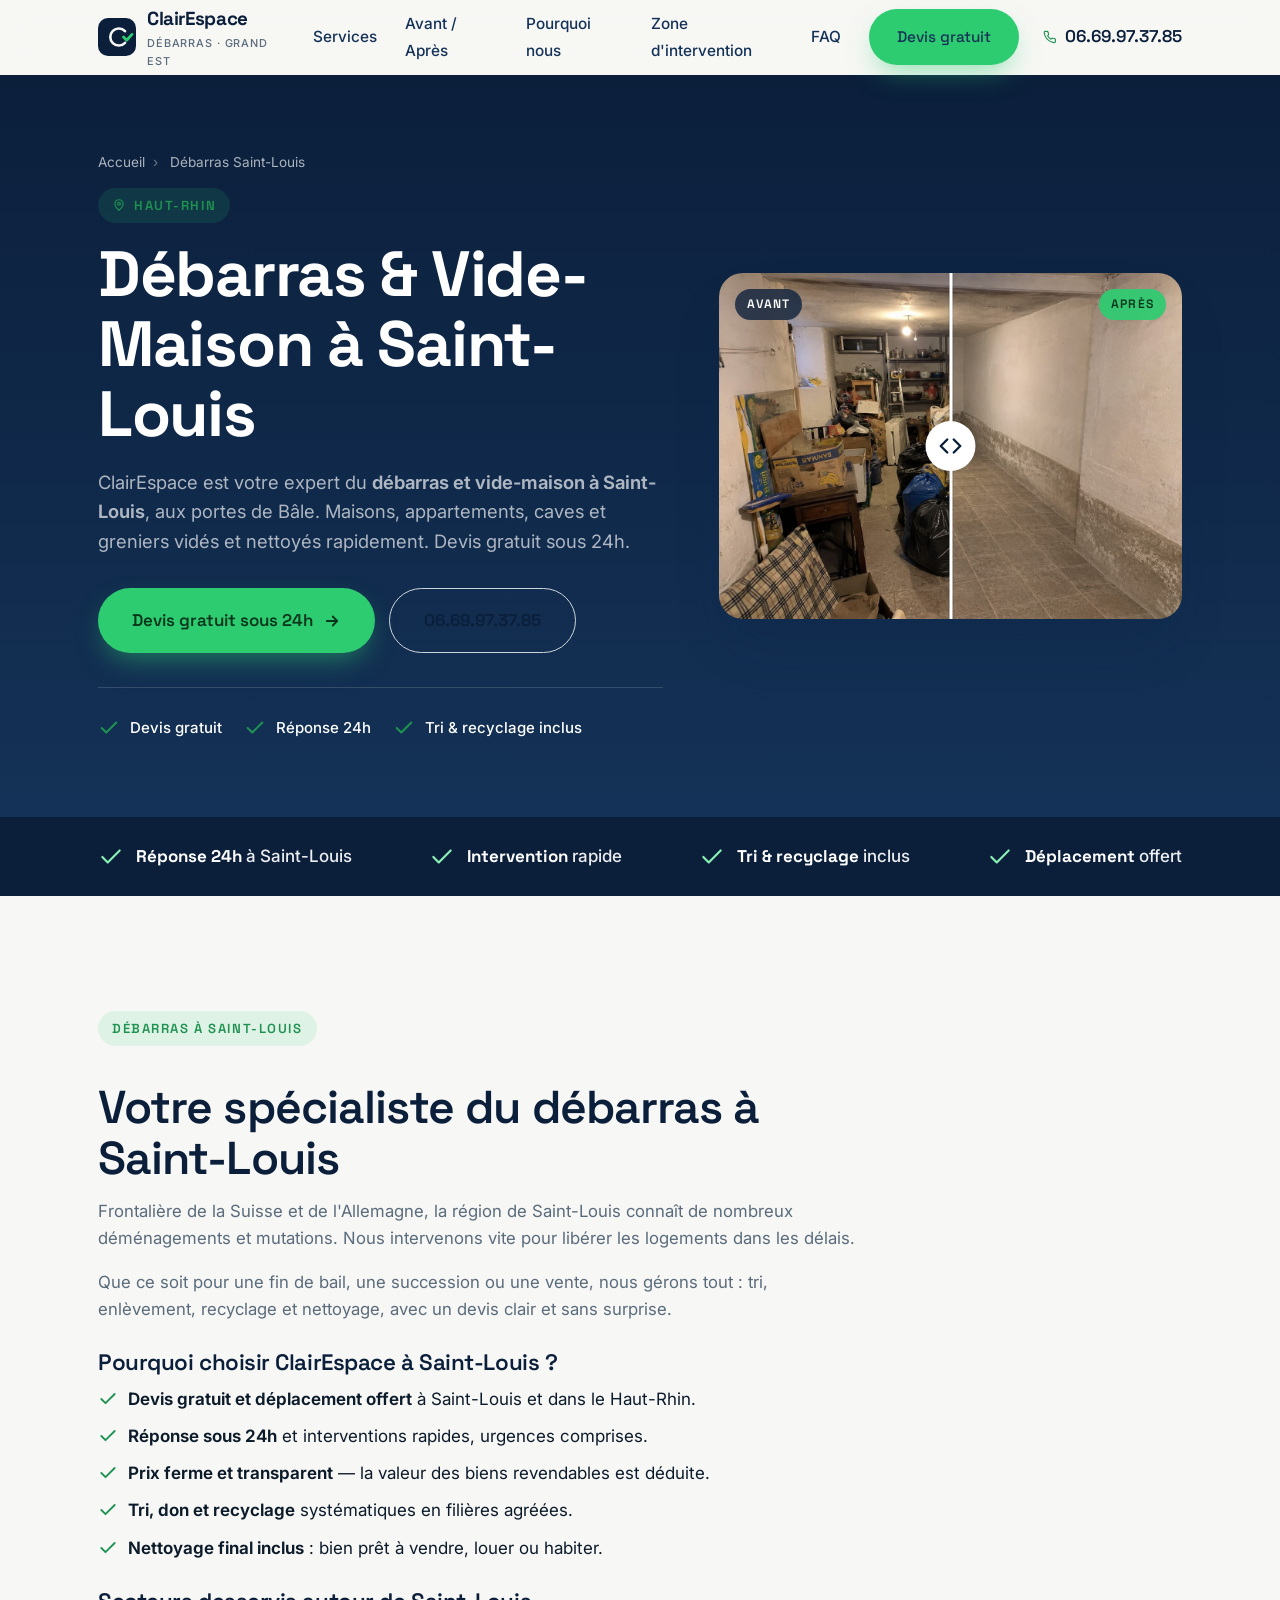
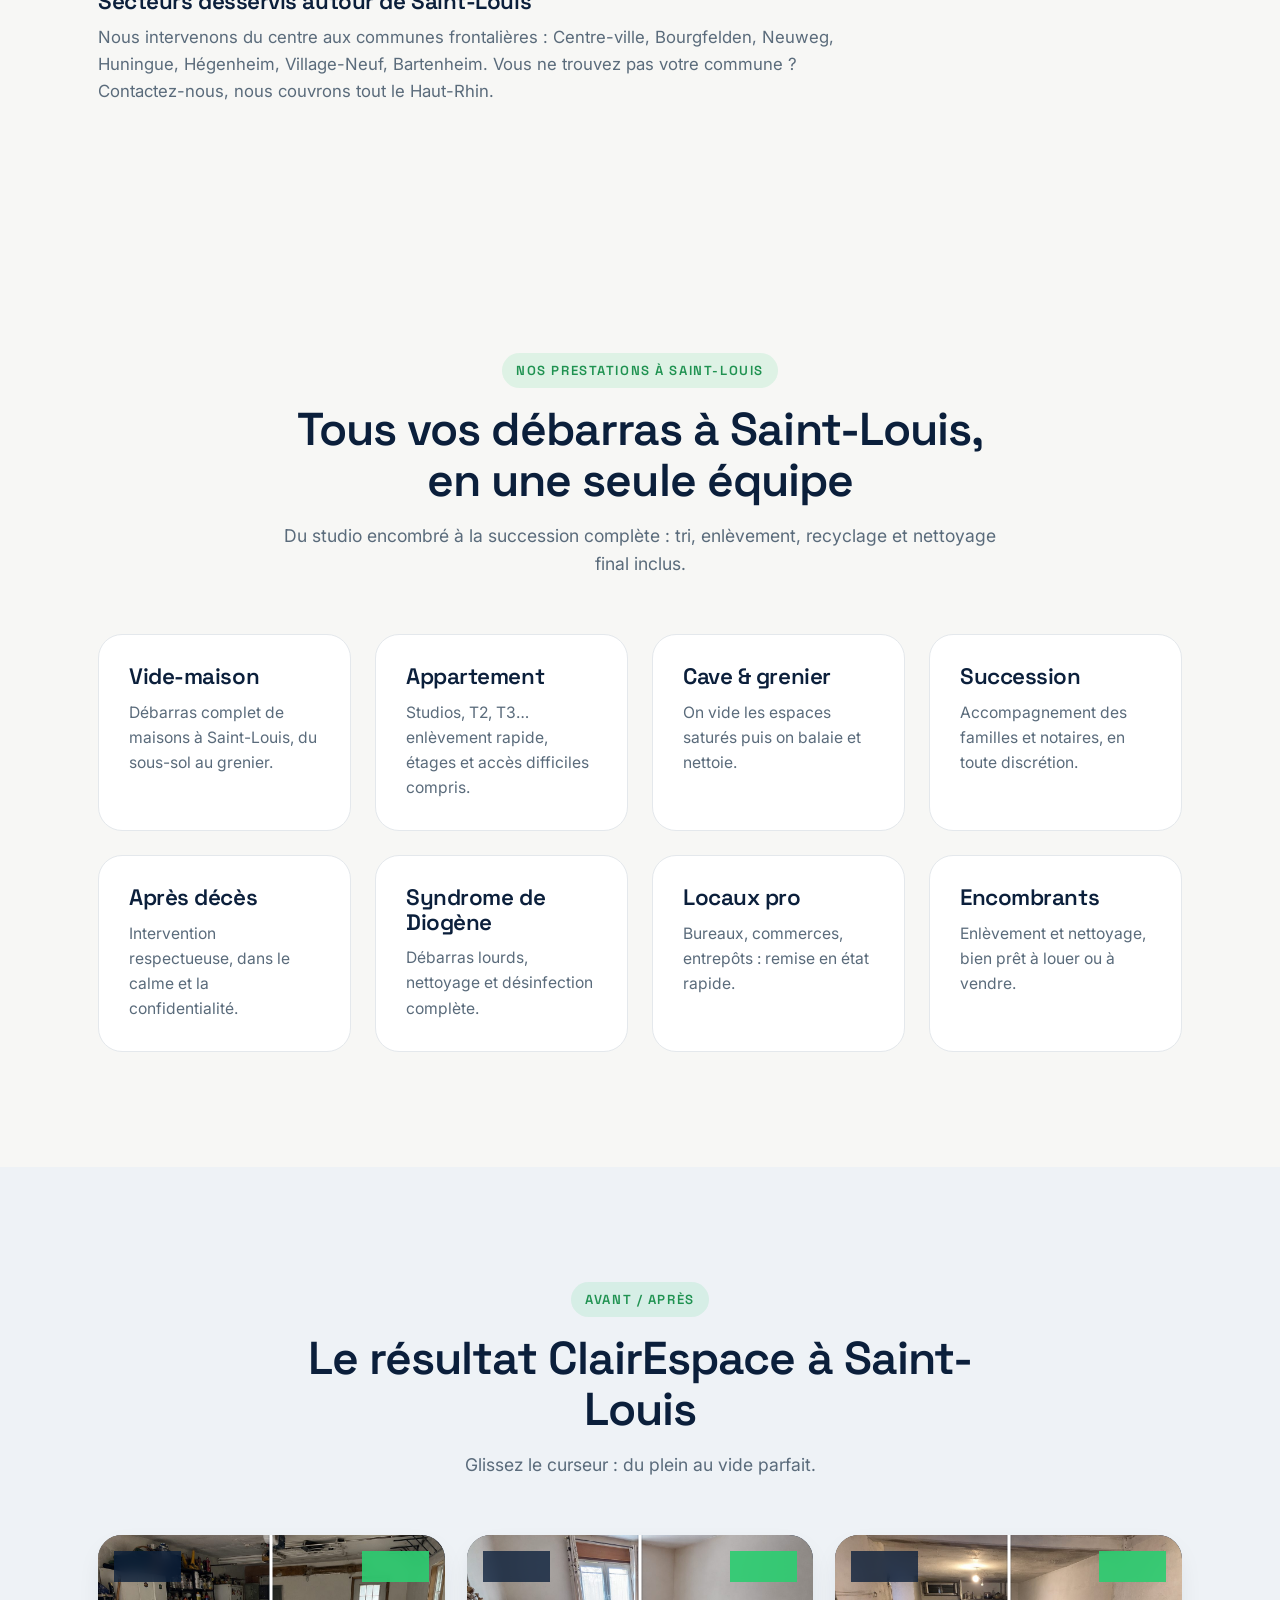
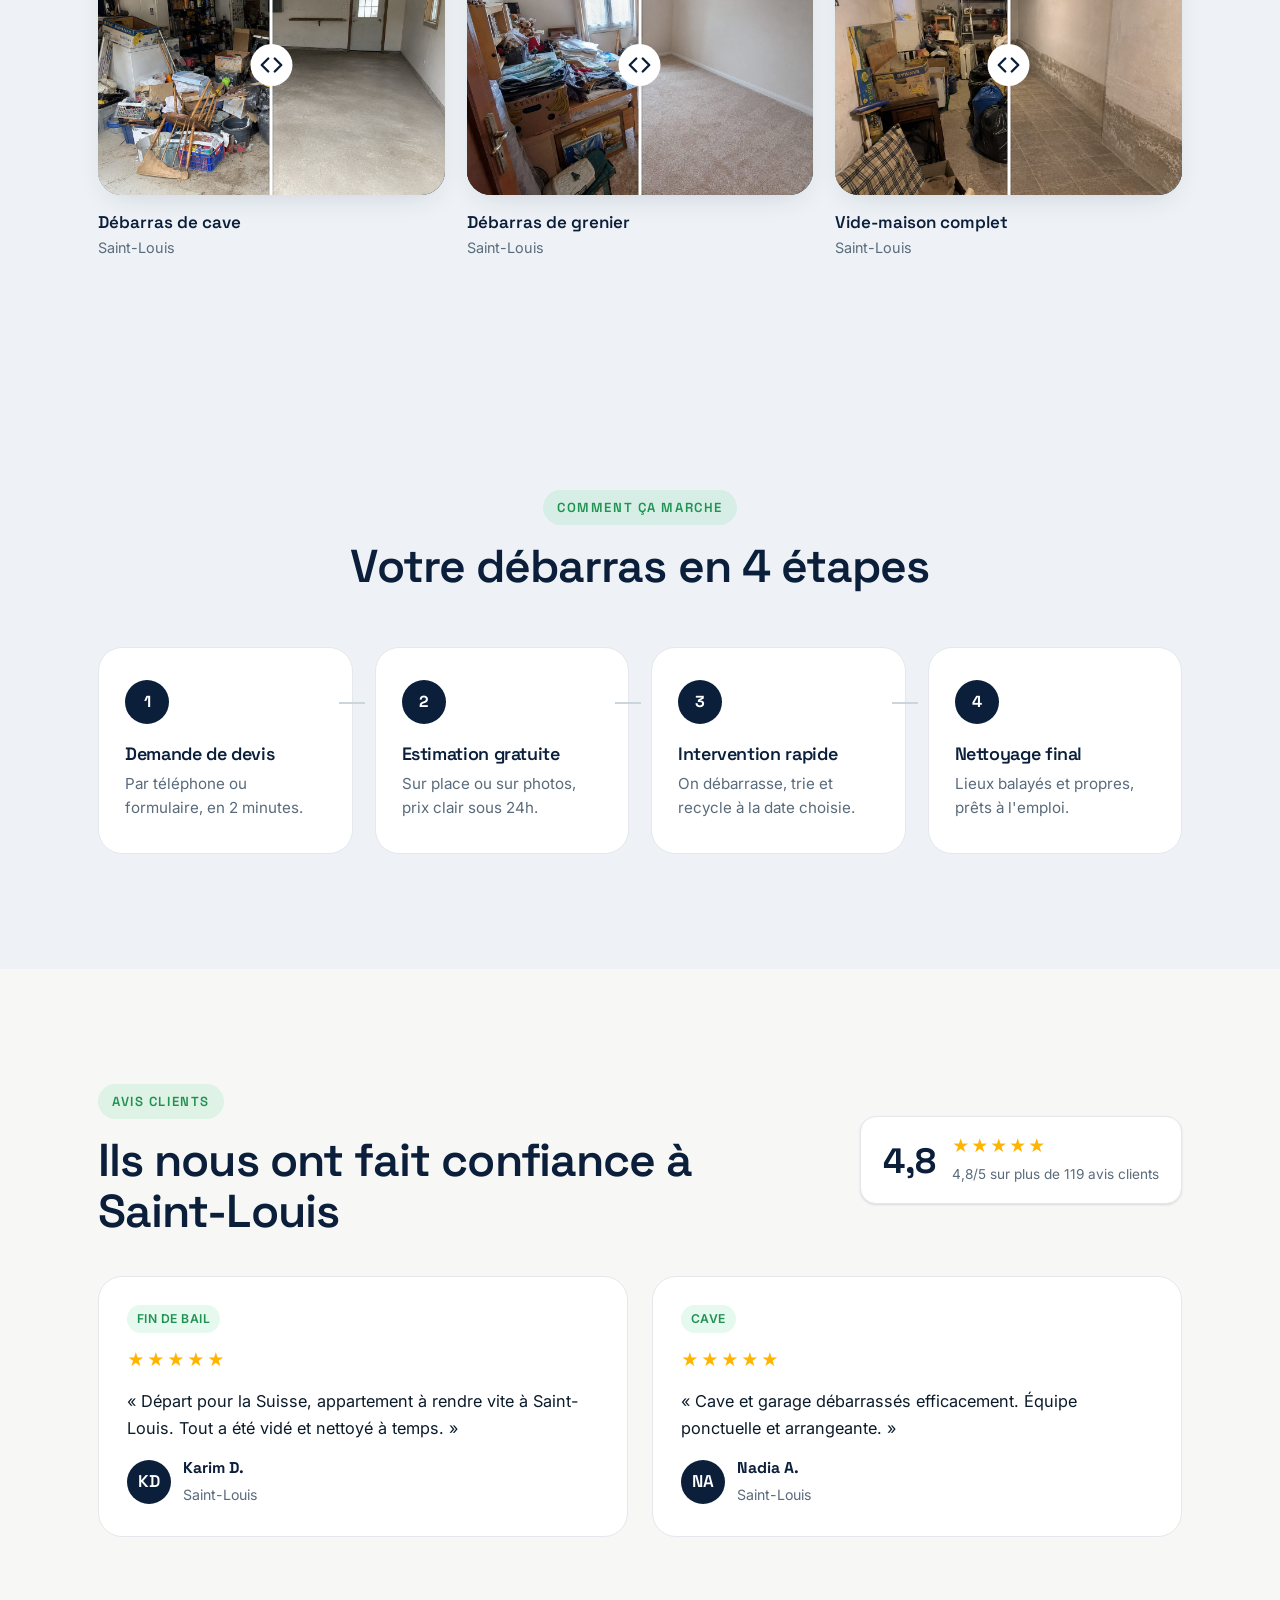
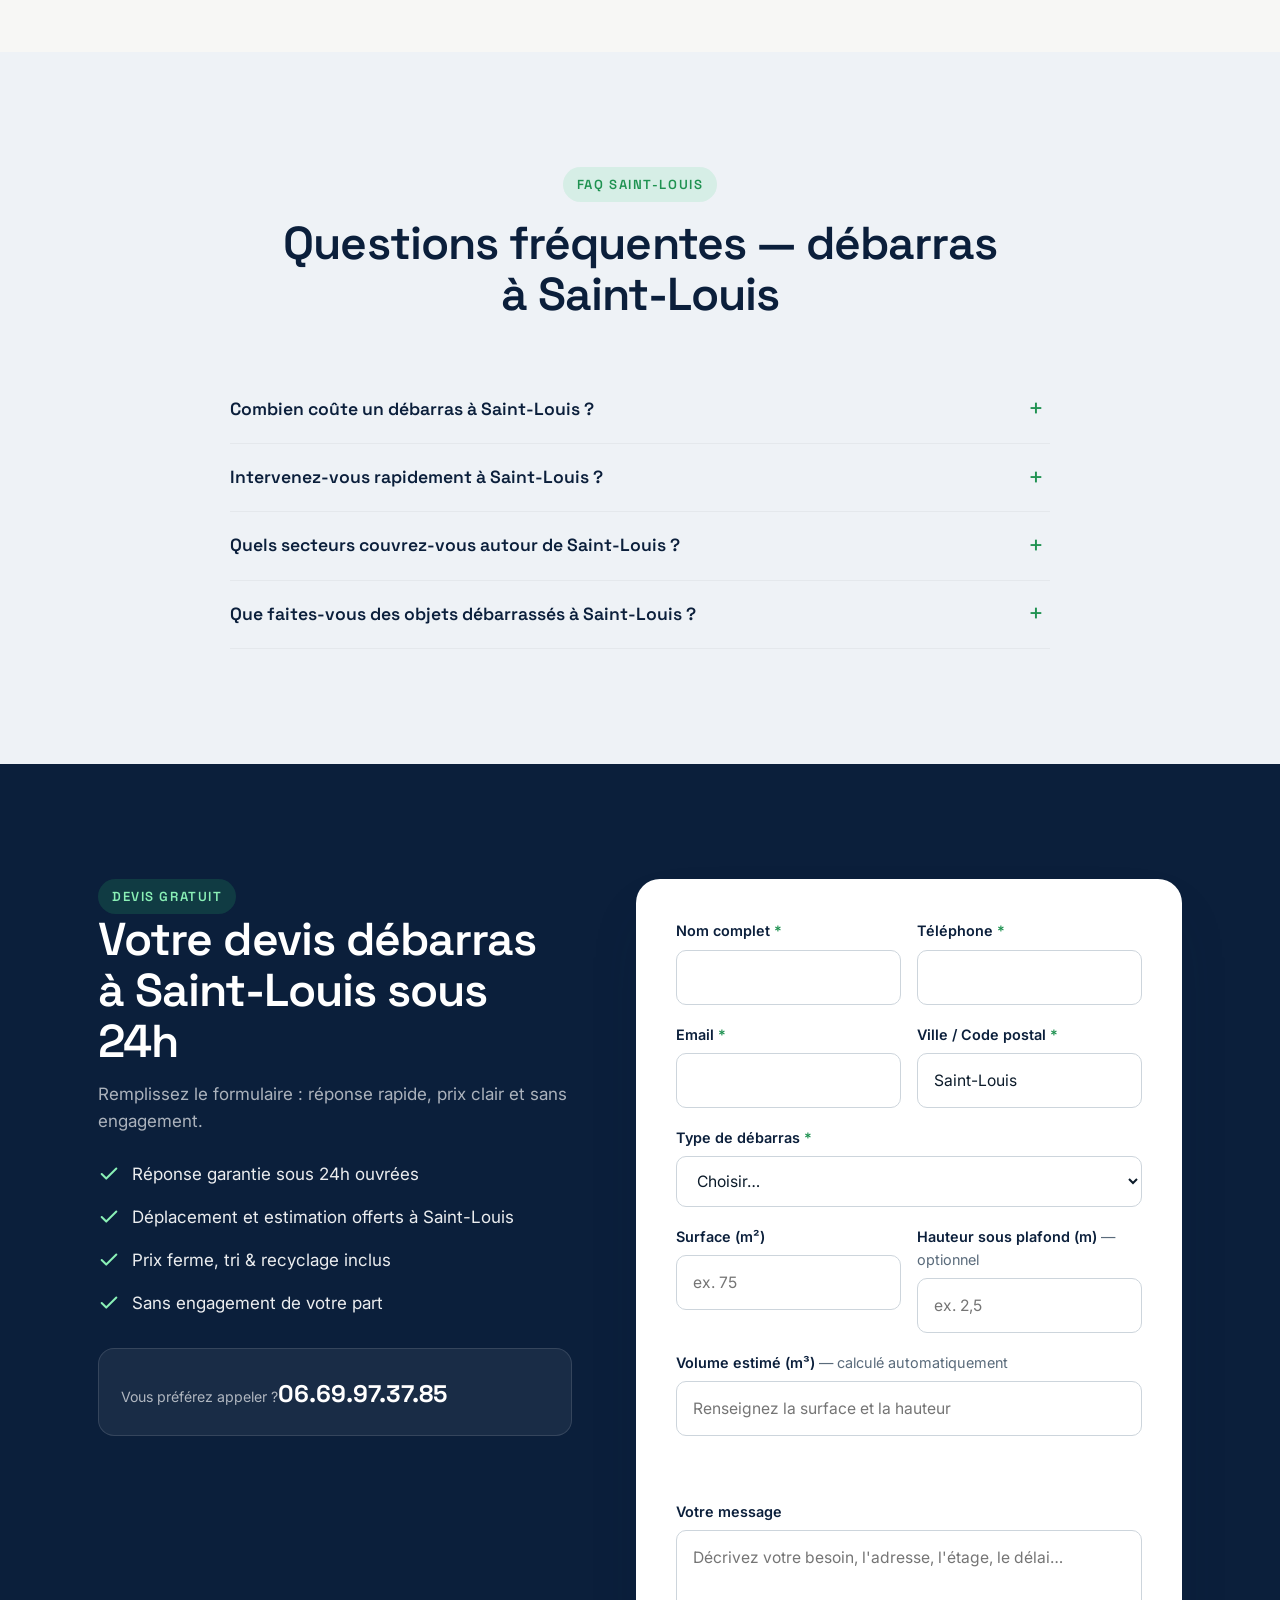
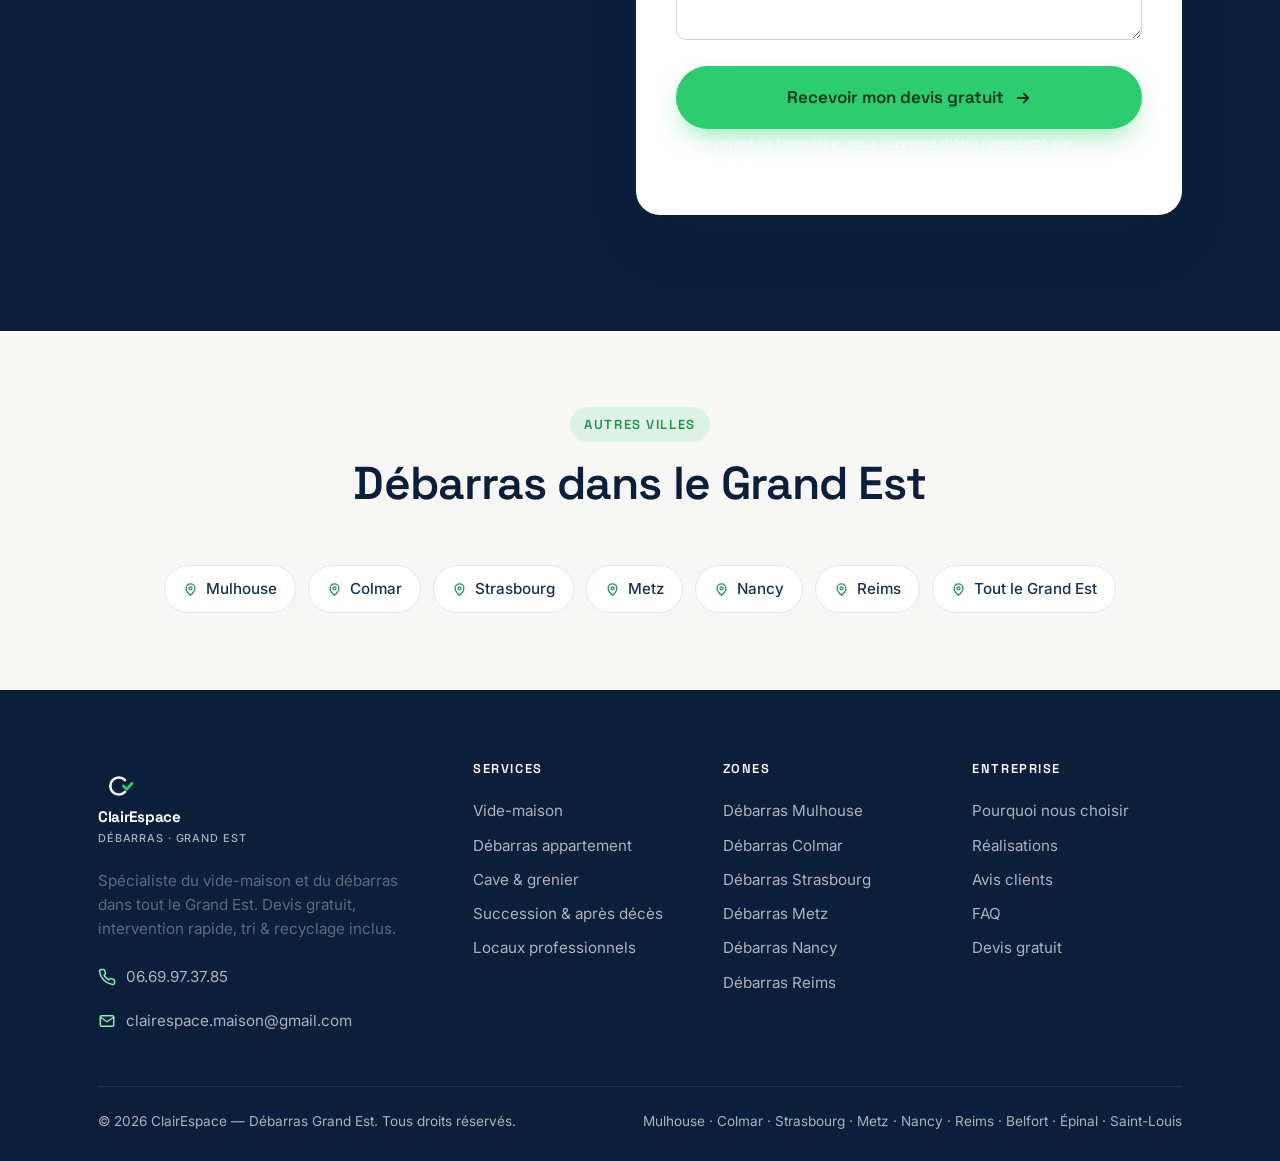
<file: debarras-saint-louis.html>
<!DOCTYPE html>
<html lang="fr">
<head>
<meta charset="utf-8">
<meta name="viewport" content="width=device-width, initial-scale=1">
<title>Débarras Saint-Louis (68300) | Vide-Maison & Succession — Devis Gratuit 24h</title>
<meta name="description" content="Débarras et vide-maison à Saint-Louis et dans le Haut-Rhin. Appartement, maison, cave, succession, après décès. Devis gratuit sous 24h, intervention rapide, tri & recyclage inclus.">
<meta name="keywords" content="débarras Saint-Louis, vide maison Saint-Louis, débarras appartement Saint-Louis, débarras frontière suisse, débarras Haut-Rhin">
<meta name="robots" content="index, follow, max-image-preview:large">
<meta name="theme-color" content="#0B1F3B">
<link rel="canonical" href="https://clairespace.fr/debarras-saint-louis.html">
<link rel="icon" type="image/svg+xml" href="img/favicon.svg">
<meta property="og:type" content="website">
<meta property="og:locale" content="fr_FR">
<meta property="og:site_name" content="ClairEspace — Débarras Grand Est">
<meta property="og:title" content="Débarras Saint-Louis (68300) | Vide-Maison & Succession — Devis Gratuit 24h">
<meta property="og:description" content="Débarras et vide-maison à Saint-Louis et dans le Haut-Rhin. Appartement, maison, cave, succession, après décès. Devis gratuit sous 24h, intervention rapide, tri & recyclage inclus.">
<meta property="og:url" content="https://clairespace.fr/debarras-saint-louis.html">
<meta property="og:image" content="https://clairespace.fr/img/og-cover.jpg">
<meta name="twitter:card" content="summary_large_image">
<link rel="preconnect" href="https://fonts.googleapis.com">
<link rel="preconnect" href="https://fonts.gstatic.com" crossorigin>
<link rel="stylesheet" href="https://fonts.googleapis.com/css2?family=Inter:wght@400;500;600;700&family=Space+Grotesk:wght@500;600;700&display=swap">
<link rel="stylesheet" href="css/styles.css">
<script type="application/ld+json">{"@context": "https://schema.org", "@type": "HomeAndConstructionBusiness", "@id": "https://clairespace.fr/debarras-saint-louis.html#business", "name": "ClairEspace — Débarras Saint-Louis", "image": "https://clairespace.fr/img/og-cover.jpg", "url": "https://clairespace.fr/debarras-saint-louis.html", "telephone": "+33669973785", "email": "clairespace.maison@gmail.com", "priceRange": "€€", "description": "Débarras et vide-maison à Saint-Louis et dans le Haut-Rhin. Appartement, maison, cave, succession, après décès. Devis gratuit sous 24h, intervention rapide, tri & recyclage inclus.", "address": {"@type": "PostalAddress", "addressLocality": "Saint-Louis", "postalCode": "68300", "addressRegion": "Grand Est", "addressCountry": "FR"}, "geo": {"@type": "GeoCoordinates", "latitude": 47.5897, "longitude": 7.5614}, "areaServed": ["Saint-Louis", "Haut-Rhin", "Centre-ville", "Bourgfelden", "Neuweg", "Huningue"], "aggregateRating": {"@type": "AggregateRating", "ratingValue": "4.8", "reviewCount": "119", "bestRating": "5"}}</script>
<script type="application/ld+json">{"@context": "https://schema.org", "@type": "FAQPage", "mainEntity": [{"@type": "Question", "name": "Combien coûte un débarras à Saint-Louis ?", "acceptedAnswer": {"@type": "Answer", "text": "Le prix dépend du volume, de l'accès et de la nature des objets. À Saint-Louis, l'estimation et le déplacement sont gratuits : vous recevez un devis ferme sous 24h. La valeur des biens revendables peut être déduite, voire rendre le débarras gratuit."}}, {"@type": "Question", "name": "Intervenez-vous rapidement à Saint-Louis ?", "acceptedAnswer": {"@type": "Answer", "text": "Oui. Nous répondons sous 24h et intervenons en quelques jours à Saint-Louis et alentours. En cas d'urgence (vente, succession, fin de bail), une intervention express est possible."}}, {"@type": "Question", "name": "Quels secteurs couvrez-vous autour de Saint-Louis ?", "acceptedAnswer": {"@type": "Answer", "text": "Nous intervenons à Saint-Louis et dans tout le secteur : Centre-ville, Bourgfelden, Neuweg, Huningue et les communes voisines, ainsi que l'ensemble du Haut-Rhin."}}, {"@type": "Question", "name": "Que faites-vous des objets débarrassés à Saint-Louis ?", "acceptedAnswer": {"@type": "Answer", "text": "Nous trions systématiquement : dons aux associations, revalorisation des objets réutilisables et recyclage du reste en filières agréées. Une démarche éco-responsable incluse."}}]}</script>
<script type="application/ld+json">{"@context": "https://schema.org", "@type": "BreadcrumbList", "itemListElement": [{"@type": "ListItem", "position": 1, "name": "Accueil", "item": "https://clairespace.fr/"}, {"@type": "ListItem", "position": 2, "name": "Débarras Saint-Louis", "item": "https://clairespace.fr/debarras-saint-louis.html"}]}</script>
</head>
<body>
<header class="site-header">
  <div class="container">
    <nav class="nav" aria-label="Navigation principale">
      <a class="brand" href="index.html" aria-label="ClairEspace, accueil">
        <img class="brand__mark" src="img/logo.svg" alt="" width="38" height="38">
        <span>ClairEspace<small>Débarras · Grand Est</small></span>
      </a>
      <ul class="nav__links">
        <li><a href="index.html#services">Services</a></li>
        <li><a href="index.html#realisations">Avant / Après</a></li>
        <li><a href="index.html#pourquoi">Pourquoi nous</a></li>
        <li><a href="index.html#zone">Zone d'intervention</a></li>
        <li><a href="index.html#faq">FAQ</a></li>
        <li><a class="btn btn--cta" href="#devis">Devis gratuit</a></li>
      </ul>
      <div class="nav__cta">
        <a class="nav__phone" href="tel:+33669973785"><svg viewBox="0 0 24 24" fill="none" stroke="currentColor" stroke-width="2" stroke-linecap="round" stroke-linejoin="round"><path d="M22 16.9v3a2 2 0 0 1-2.2 2 19.8 19.8 0 0 1-8.6-3 19.5 19.5 0 0 1-6-6 19.8 19.8 0 0 1-3.1-8.7A2 2 0 0 1 4.1 2h3a2 2 0 0 1 2 1.7c.1 1 .4 1.9.7 2.8a2 2 0 0 1-.5 2.1L8.1 9.9a16 16 0 0 0 6 6l1.3-1.3a2 2 0 0 1 2.1-.4c.9.3 1.8.5 2.8.7a2 2 0 0 1 1.7 2z"/></svg> 06.69.97.37.85</a>
        <button class="nav__toggle" aria-label="Ouvrir le menu" aria-expanded="false"><span></span></button>
      </div>
    </nav>
  </div>
</header>
<main>

<section class="local-hero">
  <div class="container">
    <div class="local-hero__inner">
      <div>
        <nav class="breadcrumb reveal" aria-label="Fil d'Ariane"><a href="index.html">Accueil</a><span>›</span> Débarras Saint-Louis</nav>
        <span class="eyebrow reveal" data-delay="1" style="margin-top:14px"><svg viewBox="0 0 24 24" fill="none" stroke="currentColor" stroke-width="2" style="width:14px;height:14px"><path d="M12 21s7-5.2 7-11a7 7 0 1 0-14 0c0 5.8 7 11 7 11z"/><circle cx="12" cy="10" r="2.4"/></svg> Haut-Rhin</span>
        <h1 class="reveal" data-delay="1">Débarras &amp; Vide-Maison à Saint-Louis</h1>
        <p class="reveal" data-delay="2">ClairEspace est votre expert du <strong>débarras et vide-maison à Saint-Louis</strong>, aux portes de Bâle. Maisons, appartements, caves et greniers vidés et nettoyés rapidement. Devis gratuit sous 24h.</p>
        <div class="hero__actions reveal" data-delay="2">
          <a class="btn btn--cta btn--lg" href="#devis">Devis gratuit sous 24h <svg viewBox="0 0 24 24" fill="none" stroke="currentColor" stroke-width="2.4" stroke-linecap="round" stroke-linejoin="round"><path d="M5 12h14M13 6l6 6-6 6"/></svg></a>
          <a class="btn btn--ghost btn--lg" href="tel:+33669973785">06.69.97.37.85</a>
        </div>
        <ul class="hero__trust reveal" data-delay="3" style="border-color:rgba(255,255,255,.15)">
          <li class="hero__trust-item" style="color:#fff"><svg viewBox="0 0 24 24" fill="none" stroke="currentColor" stroke-width="2.2" stroke-linecap="round" stroke-linejoin="round"><path d="M20 6 9 17l-5-5"/></svg> Devis gratuit</li>
          <li class="hero__trust-item" style="color:#fff"><svg viewBox="0 0 24 24" fill="none" stroke="currentColor" stroke-width="2.2" stroke-linecap="round" stroke-linejoin="round"><path d="M20 6 9 17l-5-5"/></svg> Réponse 24h</li>
          <li class="hero__trust-item" style="color:#fff"><svg viewBox="0 0 24 24" fill="none" stroke="currentColor" stroke-width="2.2" stroke-linecap="round" stroke-linejoin="round"><path d="M20 6 9 17l-5-5"/></svg> Tri &amp; recyclage inclus</li>
        </ul>
      </div>
      <div class="hero__media reveal" data-delay="2">
        <div class="ba ba--card" data-ba>
          <div class="ba__img ba__after"><img src="img/after-salon.jpg" alt="Logement vidé et propre après débarras à Saint-Louis" loading="eager" width="800" height="600"></div>
          <div class="ba__img ba__before"><img src="img/before-salon.jpg" alt="Logement encombré avant débarras à Saint-Louis" loading="eager" width="800" height="600"></div>
          <span class="ba__tag ba__tag--before">Avant</span><span class="ba__tag ba__tag--after">Après</span>
          <div class="ba__handle"><div class="ba__grip"><svg viewBox="0 0 24 24" fill="none" stroke="currentColor" stroke-width="2.2" stroke-linecap="round" stroke-linejoin="round"><path d="M9 6 3 12l6 6M15 6l6 6-6 6"/></svg></div></div>
          <input class="ba__range" type="range" min="0" max="100" value="50" aria-label="Comparer avant et après à Saint-Louis">
        </div>
      </div>
    </div>
  </div>
</section>

<section class="strip" aria-label="Nos engagements">
  <div class="container"><div class="strip__inner">
    <div class="strip__item"><svg viewBox="0 0 24 24" fill="none" stroke="currentColor" stroke-width="2" stroke-linecap="round" stroke-linejoin="round"><path d="M20 6 9 17l-5-5"/></svg><span><b>Réponse 24h</b> à Saint-Louis</span></div>
    <div class="strip__item"><svg viewBox="0 0 24 24" fill="none" stroke="currentColor" stroke-width="2" stroke-linecap="round" stroke-linejoin="round"><path d="M20 6 9 17l-5-5"/></svg><span><b>Intervention</b> rapide</span></div>
    <div class="strip__item"><svg viewBox="0 0 24 24" fill="none" stroke="currentColor" stroke-width="2" stroke-linecap="round" stroke-linejoin="round"><path d="M20 6 9 17l-5-5"/></svg><span><b>Tri &amp; recyclage</b> inclus</span></div>
    <div class="strip__item"><svg viewBox="0 0 24 24" fill="none" stroke="currentColor" stroke-width="2" stroke-linecap="round" stroke-linejoin="round"><path d="M20 6 9 17l-5-5"/></svg><span><b>Déplacement</b> offert</span></div>
  </div></div>
</section>

<section class="section">
  <div class="container">
    <div class="prose reveal">
      <span class="eyebrow">Débarras à Saint-Louis</span>
      <h2>Votre spécialiste du débarras à Saint-Louis</h2>
      <p>Frontalière de la Suisse et de l'Allemagne, la région de Saint-Louis connaît de nombreux déménagements et mutations. Nous intervenons vite pour libérer les logements dans les délais.</p>
      <p>Que ce soit pour une fin de bail, une succession ou une vente, nous gérons tout : tri, enlèvement, recyclage et nettoyage, avec un devis clair et sans surprise.</p>
      <h3>Pourquoi choisir ClairEspace à Saint-Louis ?</h3>
      <ul class="ticks">
        <li><svg viewBox="0 0 24 24" fill="none" stroke="currentColor" stroke-width="2.2" stroke-linecap="round" stroke-linejoin="round"><path d="M20 6 9 17l-5-5"/></svg> <span><strong>Devis gratuit et déplacement offert</strong> à Saint-Louis et dans le Haut-Rhin.</span></li>
        <li><svg viewBox="0 0 24 24" fill="none" stroke="currentColor" stroke-width="2.2" stroke-linecap="round" stroke-linejoin="round"><path d="M20 6 9 17l-5-5"/></svg> <span><strong>Réponse sous 24h</strong> et interventions rapides, urgences comprises.</span></li>
        <li><svg viewBox="0 0 24 24" fill="none" stroke="currentColor" stroke-width="2.2" stroke-linecap="round" stroke-linejoin="round"><path d="M20 6 9 17l-5-5"/></svg> <span><strong>Prix ferme et transparent</strong> — la valeur des biens revendables est déduite.</span></li>
        <li><svg viewBox="0 0 24 24" fill="none" stroke="currentColor" stroke-width="2.2" stroke-linecap="round" stroke-linejoin="round"><path d="M20 6 9 17l-5-5"/></svg> <span><strong>Tri, don et recyclage</strong> systématiques en filières agréées.</span></li>
        <li><svg viewBox="0 0 24 24" fill="none" stroke="currentColor" stroke-width="2.2" stroke-linecap="round" stroke-linejoin="round"><path d="M20 6 9 17l-5-5"/></svg> <span><strong>Nettoyage final inclus</strong> : bien prêt à vendre, louer ou habiter.</span></li>
      </ul>
      <h3>Secteurs desservis autour de Saint-Louis</h3>
      <p>Nous intervenons du centre aux communes frontalières : Centre-ville, Bourgfelden, Neuweg, Huningue, Hégenheim, Village-Neuf, Bartenheim. Vous ne trouvez pas votre commune ? Contactez-nous, nous couvrons tout le Haut-Rhin.</p>
    </div>
  </div>
</section>

<section class="section" id="services">
  <div class="container">
    <div class="section-head section-head--center reveal">
      <span class="eyebrow">Nos prestations à Saint-Louis</span>
      <h2>Tous vos débarras à Saint-Louis, en une seule équipe</h2>
      <p>Du studio encombré à la succession complète : tri, enlèvement, recyclage et nettoyage final inclus.</p>
    </div>
    <div class="grid grid--4">
      <article class="card reveal"><h3>Vide-maison</h3><p>Débarras complet de maisons à Saint-Louis, du sous-sol au grenier.</p></article>
      <article class="card reveal" data-delay="1"><h3>Appartement</h3><p>Studios, T2, T3… enlèvement rapide, étages et accès difficiles compris.</p></article>
      <article class="card reveal" data-delay="2"><h3>Cave & grenier</h3><p>On vide les espaces saturés puis on balaie et nettoie.</p></article>
      <article class="card reveal" data-delay="3"><h3>Succession</h3><p>Accompagnement des familles et notaires, en toute discrétion.</p></article>
      <article class="card reveal"><h3>Après décès</h3><p>Intervention respectueuse, dans le calme et la confidentialité.</p></article>
      <article class="card reveal" data-delay="1"><h3>Syndrome de Diogène</h3><p>Débarras lourds, nettoyage et désinfection complète.</p></article>
      <article class="card reveal" data-delay="2"><h3>Locaux pro</h3><p>Bureaux, commerces, entrepôts : remise en état rapide.</p></article>
      <article class="card reveal" data-delay="3"><h3>Encombrants</h3><p>Enlèvement et nettoyage, bien prêt à louer ou à vendre.</p></article>
    </div>
  </div>
</section>

<section class="section section--tint">
  <div class="container">
    <div class="section-head section-head--center reveal">
      <span class="eyebrow">Avant / Après</span>
      <h2>Le résultat ClairEspace à Saint-Louis</h2>
      <p>Glissez le curseur : du plein au vide parfait.</p>
    </div>
    <div class="gallery">
      <figure class="reveal"><div class="ba ba--card" data-ba>
        <div class="ba__img ba__after"><img src="img/after-cave.jpg" alt="Cave vidée à Saint-Louis" loading="lazy" width="800" height="600"></div>
        <div class="ba__img ba__before"><img src="img/before-cave.jpg" alt="Cave encombrée à Saint-Louis" loading="lazy" width="800" height="600"></div>
        <span class="ba__tag ba__tag--before">Avant</span><span class="ba__tag ba__tag--after">Après</span>
        <div class="ba__handle"><div class="ba__grip"><svg viewBox="0 0 24 24" fill="none" stroke="currentColor" stroke-width="2.2" stroke-linecap="round" stroke-linejoin="round"><path d="M9 6 3 12l6 6M15 6l6 6-6 6"/></svg></div></div>
        <input class="ba__range" type="range" min="0" max="100" value="50" aria-label="Comparer cave à Saint-Louis"></div>
        <figcaption>Débarras de cave<span>Saint-Louis</span></figcaption></figure>
      <figure class="reveal" data-delay="1"><div class="ba ba--card" data-ba>
        <div class="ba__img ba__after"><img src="img/after-grenier.jpg" alt="Grenier vidé à Saint-Louis" loading="lazy" width="800" height="600"></div>
        <div class="ba__img ba__before"><img src="img/before-grenier.jpg" alt="Grenier encombré à Saint-Louis" loading="lazy" width="800" height="600"></div>
        <span class="ba__tag ba__tag--before">Avant</span><span class="ba__tag ba__tag--after">Après</span>
        <div class="ba__handle"><div class="ba__grip"><svg viewBox="0 0 24 24" fill="none" stroke="currentColor" stroke-width="2.2" stroke-linecap="round" stroke-linejoin="round"><path d="M9 6 3 12l6 6M15 6l6 6-6 6"/></svg></div></div>
        <input class="ba__range" type="range" min="0" max="100" value="50" aria-label="Comparer grenier à Saint-Louis"></div>
        <figcaption>Débarras de grenier<span>Saint-Louis</span></figcaption></figure>
      <figure class="reveal" data-delay="2"><div class="ba ba--card" data-ba>
        <div class="ba__img ba__after"><img src="img/after-salon.jpg" alt="Maison vidée à Saint-Louis" loading="lazy" width="800" height="600"></div>
        <div class="ba__img ba__before"><img src="img/before-salon.jpg" alt="Maison encombrée à Saint-Louis" loading="lazy" width="800" height="600"></div>
        <span class="ba__tag ba__tag--before">Avant</span><span class="ba__tag ba__tag--after">Après</span>
        <div class="ba__handle"><div class="ba__grip"><svg viewBox="0 0 24 24" fill="none" stroke="currentColor" stroke-width="2.2" stroke-linecap="round" stroke-linejoin="round"><path d="M9 6 3 12l6 6M15 6l6 6-6 6"/></svg></div></div>
        <input class="ba__range" type="range" min="0" max="100" value="50" aria-label="Comparer vide-maison à Saint-Louis"></div>
        <figcaption>Vide-maison complet<span>Saint-Louis</span></figcaption></figure>
    </div>
  </div>
</section>

<section class="section section--tint">
  <div class="container">
    <div class="section-head section-head--center reveal">
      <span class="eyebrow">Comment ça marche</span>
      <h2>Votre débarras en 4 étapes</h2>
    </div>
    <div class="steps">
      <div class="step reveal"><div class="step__num">1</div><h3>Demande de devis</h3><p>Par téléphone ou formulaire, en 2 minutes.</p></div>
      <div class="step reveal" data-delay="1"><div class="step__num">2</div><h3>Estimation gratuite</h3><p>Sur place ou sur photos, prix clair sous 24h.</p></div>
      <div class="step reveal" data-delay="2"><div class="step__num">3</div><h3>Intervention rapide</h3><p>On débarrasse, trie et recycle à la date choisie.</p></div>
      <div class="step reveal" data-delay="3"><div class="step__num">4</div><h3>Nettoyage final</h3><p>Lieux balayés et propres, prêts à l'emploi.</p></div>
    </div>
  </div>
</section>

<section class="section">
  <div class="container">
    <div class="reviews-head reveal">
      <div class="section-head" style="margin-bottom:0"><span class="eyebrow">Avis clients</span><h2>Ils nous ont fait confiance à Saint-Louis</h2></div>
      <div class="rating-badge"><div class="score">4,8</div><div><div class="stars" aria-hidden="true">★★★★★</div><small>4,8/5 sur plus de 119 avis clients</small></div></div>
    </div>
    <div class="grid grid--2">
      <article class="review reveal"><span class="review__tag">Fin de bail</span><div class="stars" aria-hidden="true">★★★★★</div><p>« Départ pour la Suisse, appartement à rendre vite à Saint-Louis. Tout a été vidé et nettoyé à temps. »</p><div class="review__who"><div class="review__avatar">KD</div><div><b>Karim D.</b><small>Saint-Louis</small></div></div></article>
      <article class="review reveal" data-delay="1"><span class="review__tag">Cave</span><div class="stars" aria-hidden="true">★★★★★</div><p>« Cave et garage débarrassés efficacement. Équipe ponctuelle et arrangeante. »</p><div class="review__who"><div class="review__avatar">NA</div><div><b>Nadia A.</b><small>Saint-Louis</small></div></div></article>
    </div>
  </div>
</section>

<section class="section section--tint" id="faq">
  <div class="container">
    <div class="section-head section-head--center reveal"><span class="eyebrow">FAQ Saint-Louis</span><h2>Questions fréquentes — débarras à Saint-Louis</h2></div>
    <div class="faq reveal">
      <div class="faq__item"><h3 style="margin:0"><button class="faq__q" aria-expanded="false">Combien coûte un débarras à Saint-Louis ?</button></h3><div class="faq__a"><div class="faq__a-inner">Le prix dépend du volume, de l'accès et de la nature des objets. À Saint-Louis, l'estimation et le déplacement sont gratuits : vous recevez un devis ferme sous 24h. La valeur des biens revendables peut être déduite, voire rendre le débarras gratuit.</div></div></div>
      <div class="faq__item"><h3 style="margin:0"><button class="faq__q" aria-expanded="false">Intervenez-vous rapidement à Saint-Louis ?</button></h3><div class="faq__a"><div class="faq__a-inner">Oui. Nous répondons sous 24h et intervenons en quelques jours à Saint-Louis et alentours. En cas d'urgence (vente, succession, fin de bail), une intervention express est possible.</div></div></div>
      <div class="faq__item"><h3 style="margin:0"><button class="faq__q" aria-expanded="false">Quels secteurs couvrez-vous autour de Saint-Louis ?</button></h3><div class="faq__a"><div class="faq__a-inner">Nous intervenons à Saint-Louis et dans tout le secteur : Centre-ville, Bourgfelden, Neuweg, Huningue et les communes voisines, ainsi que l'ensemble du Haut-Rhin.</div></div></div>
      <div class="faq__item"><h3 style="margin:0"><button class="faq__q" aria-expanded="false">Que faites-vous des objets débarrassés à Saint-Louis ?</button></h3><div class="faq__a"><div class="faq__a-inner">Nous trions systématiquement : dons aux associations, revalorisation des objets réutilisables et recyclage du reste en filières agréées. Une démarche éco-responsable incluse.</div></div></div>
    </div>
  </div>
</section>

<section class="section section--navy" id="devis">
  <div class="container">
    <div class="devis">
      <div class="devis__aside reveal">
        <span class="eyebrow">Devis gratuit</span>
        <h2>Votre devis débarras à Saint-Louis sous 24h</h2>
        <p style="margin-top:14px">Remplissez le formulaire : réponse rapide, prix clair et sans engagement.</p>
        <div class="devis__points">
          <div class="devis__point"><svg viewBox="0 0 24 24" fill="none" stroke="currentColor" stroke-width="2.2" stroke-linecap="round" stroke-linejoin="round"><path d="M20 6 9 17l-5-5"/></svg><span>Réponse garantie sous 24h ouvrées</span></div>
          <div class="devis__point"><svg viewBox="0 0 24 24" fill="none" stroke="currentColor" stroke-width="2.2" stroke-linecap="round" stroke-linejoin="round"><path d="M20 6 9 17l-5-5"/></svg><span>Déplacement et estimation offerts à Saint-Louis</span></div>
          <div class="devis__point"><svg viewBox="0 0 24 24" fill="none" stroke="currentColor" stroke-width="2.2" stroke-linecap="round" stroke-linejoin="round"><path d="M20 6 9 17l-5-5"/></svg><span>Prix ferme, tri & recyclage inclus</span></div>
          <div class="devis__point"><svg viewBox="0 0 24 24" fill="none" stroke="currentColor" stroke-width="2.2" stroke-linecap="round" stroke-linejoin="round"><path d="M20 6 9 17l-5-5"/></svg><span>Sans engagement de votre part</span></div>
        </div>
        <div class="devis__call"><small style="color:var(--on-navy-muted)">Vous préférez appeler ?</small><a href="tel:+33669973785">06.69.97.37.85</a></div>
      </div>
      <form class="form" id="devis-form" action="contact.php" method="post" novalidate>
        <input type="text" name="website" tabindex="-1" autocomplete="off" aria-hidden="true" style="position:absolute;left:-9999px;width:1px;height:1px;opacity:0">
        <div class="form__row">
          <div class="field"><label for="nom">Nom complet <span class="req">*</span></label><input id="nom" name="nom" type="text" autocomplete="name" required><span class="field__err">Merci d'indiquer votre nom.</span></div>
          <div class="field"><label for="tel">Téléphone <span class="req">*</span></label><input id="tel" name="tel" type="tel" autocomplete="tel" required><span class="field__err">Numéro invalide.</span></div>
        </div>
        <div class="form__row">
          <div class="field"><label for="email">Email <span class="req">*</span></label><input id="email" name="email" type="email" autocomplete="email" required><span class="field__err">Email invalide.</span></div>
          <div class="field"><label for="ville">Ville / Code postal <span class="req">*</span></label><input id="ville" name="ville" type="text" value="Saint-Louis" required><span class="field__err">Merci d'indiquer votre ville.</span></div>
        </div>
        <div class="field"><label for="type">Type de débarras <span class="req">*</span></label>
          <select id="type" name="type" required><option value="">Choisir…</option><option>Vide-maison</option><option>Débarras appartement</option><option>Cave / grenier</option><option>Succession</option><option>Après décès</option><option>Syndrome de Diogène</option><option>Locaux professionnels</option><option>Encombrants / nettoyage</option></select>
          <span class="field__err">Merci de choisir un type.</span>
        </div>
        <div class="form__row">
          <div class="field"><label for="surface">Surface (m²)</label><input id="surface" name="surface" type="number" min="0" step="1" inputmode="numeric" placeholder="ex. 75"></div>
          <div class="field"><label for="hauteur">Hauteur sous plafond (m) <span style="font-weight:400;color:var(--muted)">— optionnel</span></label><input id="hauteur" name="hauteur" type="number" min="0" step="0.05" inputmode="decimal" placeholder="ex. 2,5"></div>
        </div>
        <div class="field"><label for="volume_m3">Volume estimé (m³) <span style="font-weight:400;color:var(--muted)">— calculé automatiquement</span></label><input id="volume_m3" name="volume_m3" type="text" readonly placeholder="Renseignez la surface et la hauteur"><p class="form__note">Volume = surface × hauteur sous plafond. Indicatif, pour affiner votre devis.</p></div>
        <div class="field"><label for="message">Votre message</label><textarea id="message" name="message" placeholder="Décrivez votre besoin, l'adresse, l'étage, le délai…"></textarea></div>
        <button class="btn btn--cta btn--lg btn--block" type="submit">Recevoir mon devis gratuit <svg viewBox="0 0 24 24" fill="none" stroke="currentColor" stroke-width="2.4" stroke-linecap="round" stroke-linejoin="round"><path d="M5 12h14M13 6l6 6-6 6"/></svg></button>
        <p class="form__note">En envoyant ce formulaire, vous acceptez d'être recontacté par ClairEspace.</p>
      </form>
      <div class="form__success" id="devis-success" role="status" aria-live="polite">
        <svg viewBox="0 0 24 24" fill="none" stroke="currentColor" stroke-width="2" stroke-linecap="round" stroke-linejoin="round"><circle cx="12" cy="12" r="10"/><path d="M8 12l3 3 5-6"/></svg>
        <h3 style="color:#fff">Demande envoyée, merci !</h3>
        <p>Notre équipe vous recontacte sous 24h. Urgence à Saint-Louis ? Appelez le <a href="tel:+33669973785" style="color:#8af0b6">06.69.97.37.85</a>.</p>
      </div>
    </div>
  </div>
</section>

<section class="section section--tight">
  <div class="container">
    <div class="section-head section-head--center reveal"><span class="eyebrow">Autres villes</span><h2>Débarras dans le Grand Est</h2></div>
    <div class="cities reveal" style="justify-content:center">
      <a class="city-chip" href="debarras-mulhouse.html"><svg viewBox="0 0 24 24" fill="none" stroke="currentColor" stroke-width="2"><path d="M12 21s7-5.2 7-11a7 7 0 1 0-14 0c0 5.8 7 11 7 11z"/><circle cx="12" cy="10" r="2.4"/></svg> Mulhouse</a>
      <a class="city-chip" href="debarras-colmar.html"><svg viewBox="0 0 24 24" fill="none" stroke="currentColor" stroke-width="2"><path d="M12 21s7-5.2 7-11a7 7 0 1 0-14 0c0 5.8 7 11 7 11z"/><circle cx="12" cy="10" r="2.4"/></svg> Colmar</a>
      <a class="city-chip" href="debarras-strasbourg.html"><svg viewBox="0 0 24 24" fill="none" stroke="currentColor" stroke-width="2"><path d="M12 21s7-5.2 7-11a7 7 0 1 0-14 0c0 5.8 7 11 7 11z"/><circle cx="12" cy="10" r="2.4"/></svg> Strasbourg</a>
      <a class="city-chip" href="debarras-metz.html"><svg viewBox="0 0 24 24" fill="none" stroke="currentColor" stroke-width="2"><path d="M12 21s7-5.2 7-11a7 7 0 1 0-14 0c0 5.8 7 11 7 11z"/><circle cx="12" cy="10" r="2.4"/></svg> Metz</a>
      <a class="city-chip" href="debarras-nancy.html"><svg viewBox="0 0 24 24" fill="none" stroke="currentColor" stroke-width="2"><path d="M12 21s7-5.2 7-11a7 7 0 1 0-14 0c0 5.8 7 11 7 11z"/><circle cx="12" cy="10" r="2.4"/></svg> Nancy</a>
      <a class="city-chip" href="debarras-reims.html"><svg viewBox="0 0 24 24" fill="none" stroke="currentColor" stroke-width="2"><path d="M12 21s7-5.2 7-11a7 7 0 1 0-14 0c0 5.8 7 11 7 11z"/><circle cx="12" cy="10" r="2.4"/></svg> Reims</a>
      <a class="city-chip" href="debarras-grand-est.html"><svg viewBox="0 0 24 24" fill="none" stroke="currentColor" stroke-width="2"><path d="M12 21s7-5.2 7-11a7 7 0 1 0-14 0c0 5.8 7 11 7 11z"/><circle cx="12" cy="10" r="2.4"/></svg> Tout le Grand Est</a>
    </div>
  </div>
</section>

</main>
<footer class="footer">
  <div class="container">
    <div class="footer__grid">
      <div class="footer__brand">
        <a class="brand" href="index.html"><img class="brand__mark" src="img/logo.svg" alt="" width="38" height="38"><span>ClairEspace<small>Débarras · Grand Est</small></span></a>
        <p>Spécialiste du vide-maison et du débarras dans tout le Grand Est. Devis gratuit, intervention rapide, tri &amp; recyclage inclus.</p>
        <div class="footer__contact">
          <a href="tel:+33669973785"><svg viewBox="0 0 24 24" fill="none" stroke="currentColor" stroke-width="2" stroke-linecap="round" stroke-linejoin="round"><path d="M22 16.9v3a2 2 0 0 1-2.2 2 19.8 19.8 0 0 1-8.6-3 19.5 19.5 0 0 1-6-6 19.8 19.8 0 0 1-3.1-8.7A2 2 0 0 1 4.1 2h3a2 2 0 0 1 2 1.7c.1 1 .4 1.9.7 2.8a2 2 0 0 1-.5 2.1L8.1 9.9a16 16 0 0 0 6 6l1.3-1.3a2 2 0 0 1 2.1-.4c.9.3 1.8.5 2.8.7a2 2 0 0 1 1.7 2z"/></svg>06.69.97.37.85</a>
          <a href="mailto:clairespace.maison@gmail.com"><svg viewBox="0 0 24 24" fill="none" stroke="currentColor" stroke-width="2" stroke-linecap="round" stroke-linejoin="round"><rect x="3" y="5" width="18" height="14" rx="2"/><path d="m3 7 9 6 9-6"/></svg>clairespace.maison@gmail.com</a>
        </div>
      </div>
      <div><h4>Services</h4>
        <a href="index.html#services">Vide-maison</a><a href="index.html#services">Débarras appartement</a><a href="index.html#services">Cave &amp; grenier</a><a href="index.html#services">Succession &amp; après décès</a><a href="index.html#services">Locaux professionnels</a>
      </div>
      <div><h4>Zones</h4>
        <a href="debarras-mulhouse.html">Débarras Mulhouse</a>
        <a href="debarras-colmar.html">Débarras Colmar</a>
        <a href="debarras-strasbourg.html">Débarras Strasbourg</a>
        <a href="debarras-metz.html">Débarras Metz</a>
        <a href="debarras-nancy.html">Débarras Nancy</a>
        <a href="debarras-reims.html">Débarras Reims</a>
      </div>
      <div><h4>Entreprise</h4>
        <a href="index.html#pourquoi">Pourquoi nous choisir</a><a href="index.html#realisations">Réalisations</a><a href="index.html#avis">Avis clients</a><a href="index.html#faq">FAQ</a><a href="#devis">Devis gratuit</a>
      </div>
    </div>
    <div class="footer__bottom">
      <span>© <span data-year>2026</span> ClairEspace — Débarras Grand Est. Tous droits réservés.</span>
      <span>Mulhouse · Colmar · Strasbourg · Metz · Nancy · Reims · Belfort · Épinal · Saint-Louis</span>
    </div>
  </div>
</footer>
<div class="fab">
  <a class="btn btn--call" href="tel:+33669973785"><svg viewBox="0 0 24 24" fill="none" stroke="currentColor" stroke-width="2" stroke-linecap="round" stroke-linejoin="round"><path d="M22 16.9v3a2 2 0 0 1-2.2 2 19.8 19.8 0 0 1-8.6-3 19.5 19.5 0 0 1-6-6 19.8 19.8 0 0 1-3.1-8.7A2 2 0 0 1 4.1 2h3a2 2 0 0 1 2 1.7c.1 1 .4 1.9.7 2.8a2 2 0 0 1-.5 2.1L8.1 9.9a16 16 0 0 0 6 6l1.3-1.3a2 2 0 0 1 2.1-.4c.9.3 1.8.5 2.8.7a2 2 0 0 1 1.7 2z"/></svg>Appeler</a>
  <a class="btn btn--cta" href="#devis">Devis gratuit</a>
</div>
<script src="js/main.js" defer></script>
<script>
(function () {
  var s = document.getElementById("surface"), h = document.getElementById("hauteur"), v = document.getElementById("volume_m3");
  if (!s || !h || !v) return;
  var num = function (el) { return parseFloat((el.value || "").replace(",", ".")); };
  function calc() {
    var a = num(s), b = num(h);
    if (a > 0 && b > 0) { v.value = (a * b).toFixed(1).replace(".", ",") + " m³"; }
    else { v.value = ""; v.placeholder = a > 0 ? "Renseignez la hauteur pour estimer le volume" : "Renseignez la surface et la hauteur"; }
  }
  s.addEventListener("input", calc); h.addEventListener("input", calc);
})();
</script>
</body>
</html>
</file>
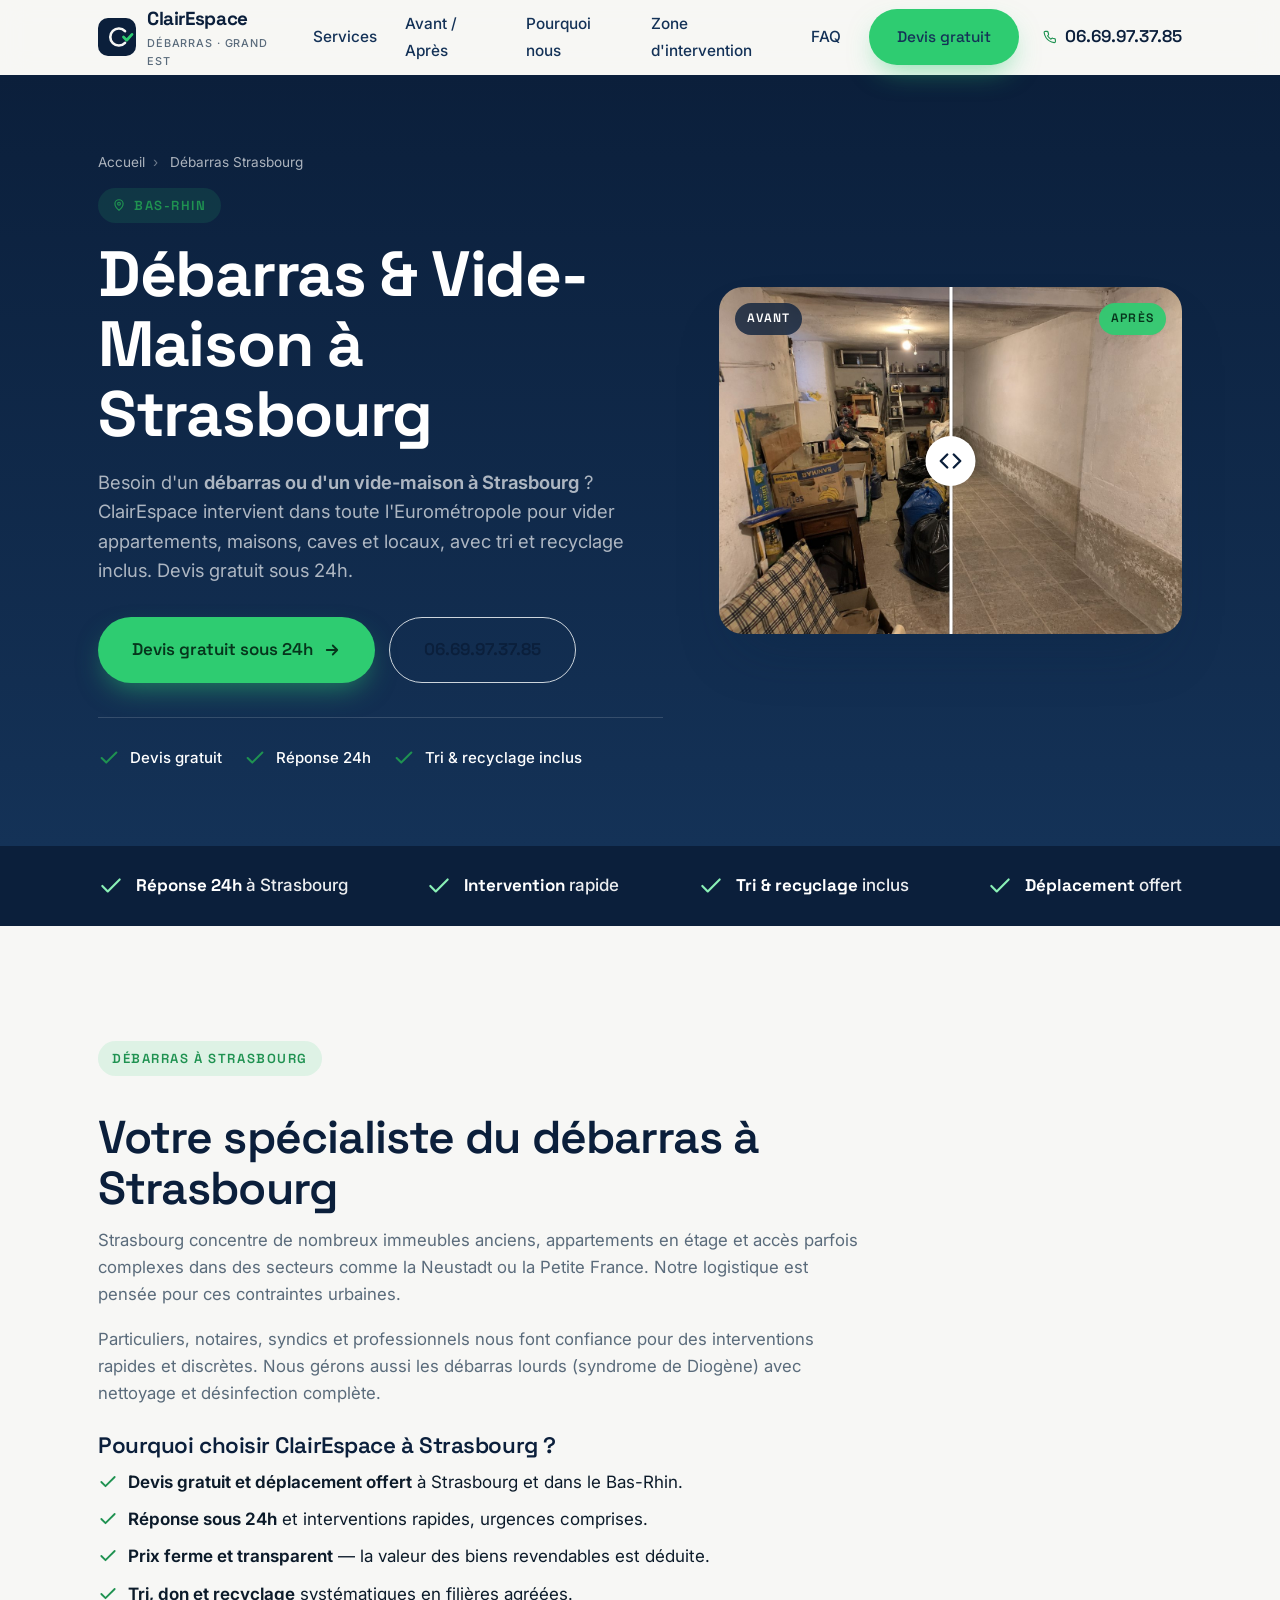
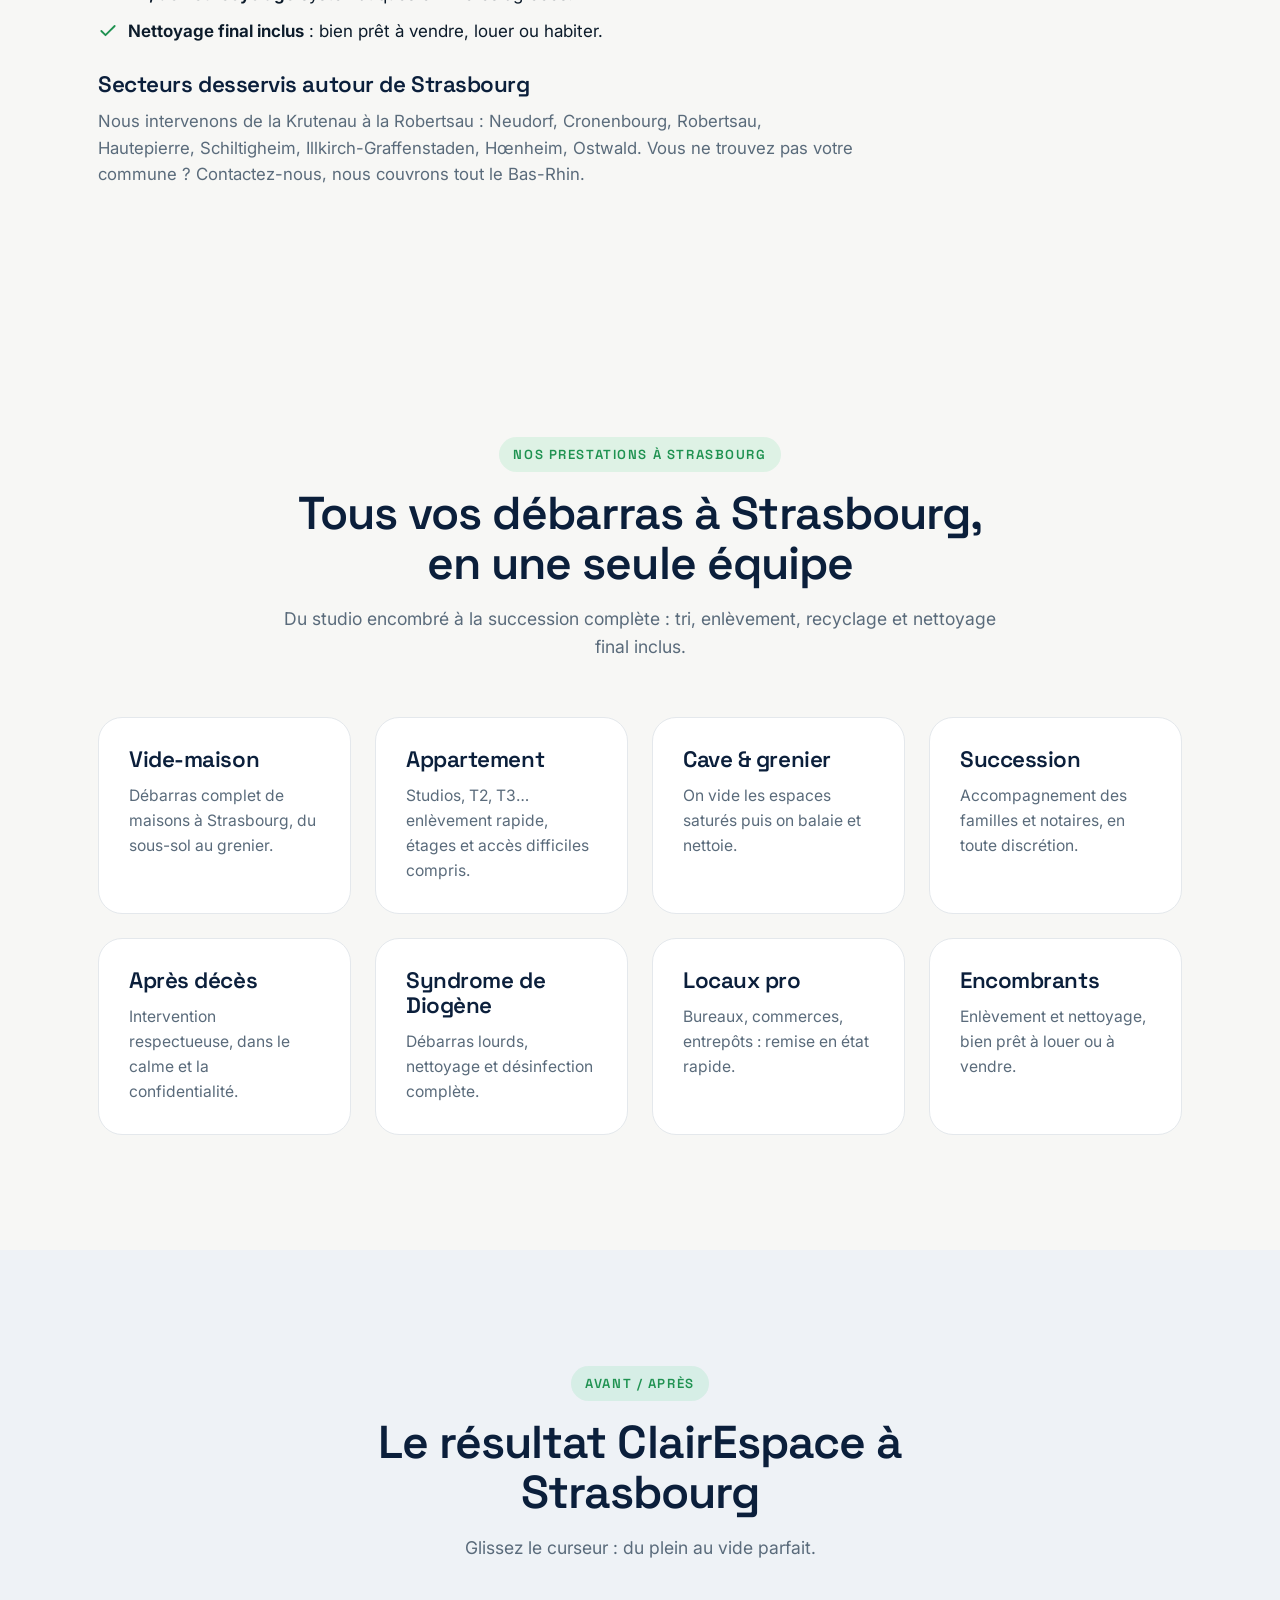
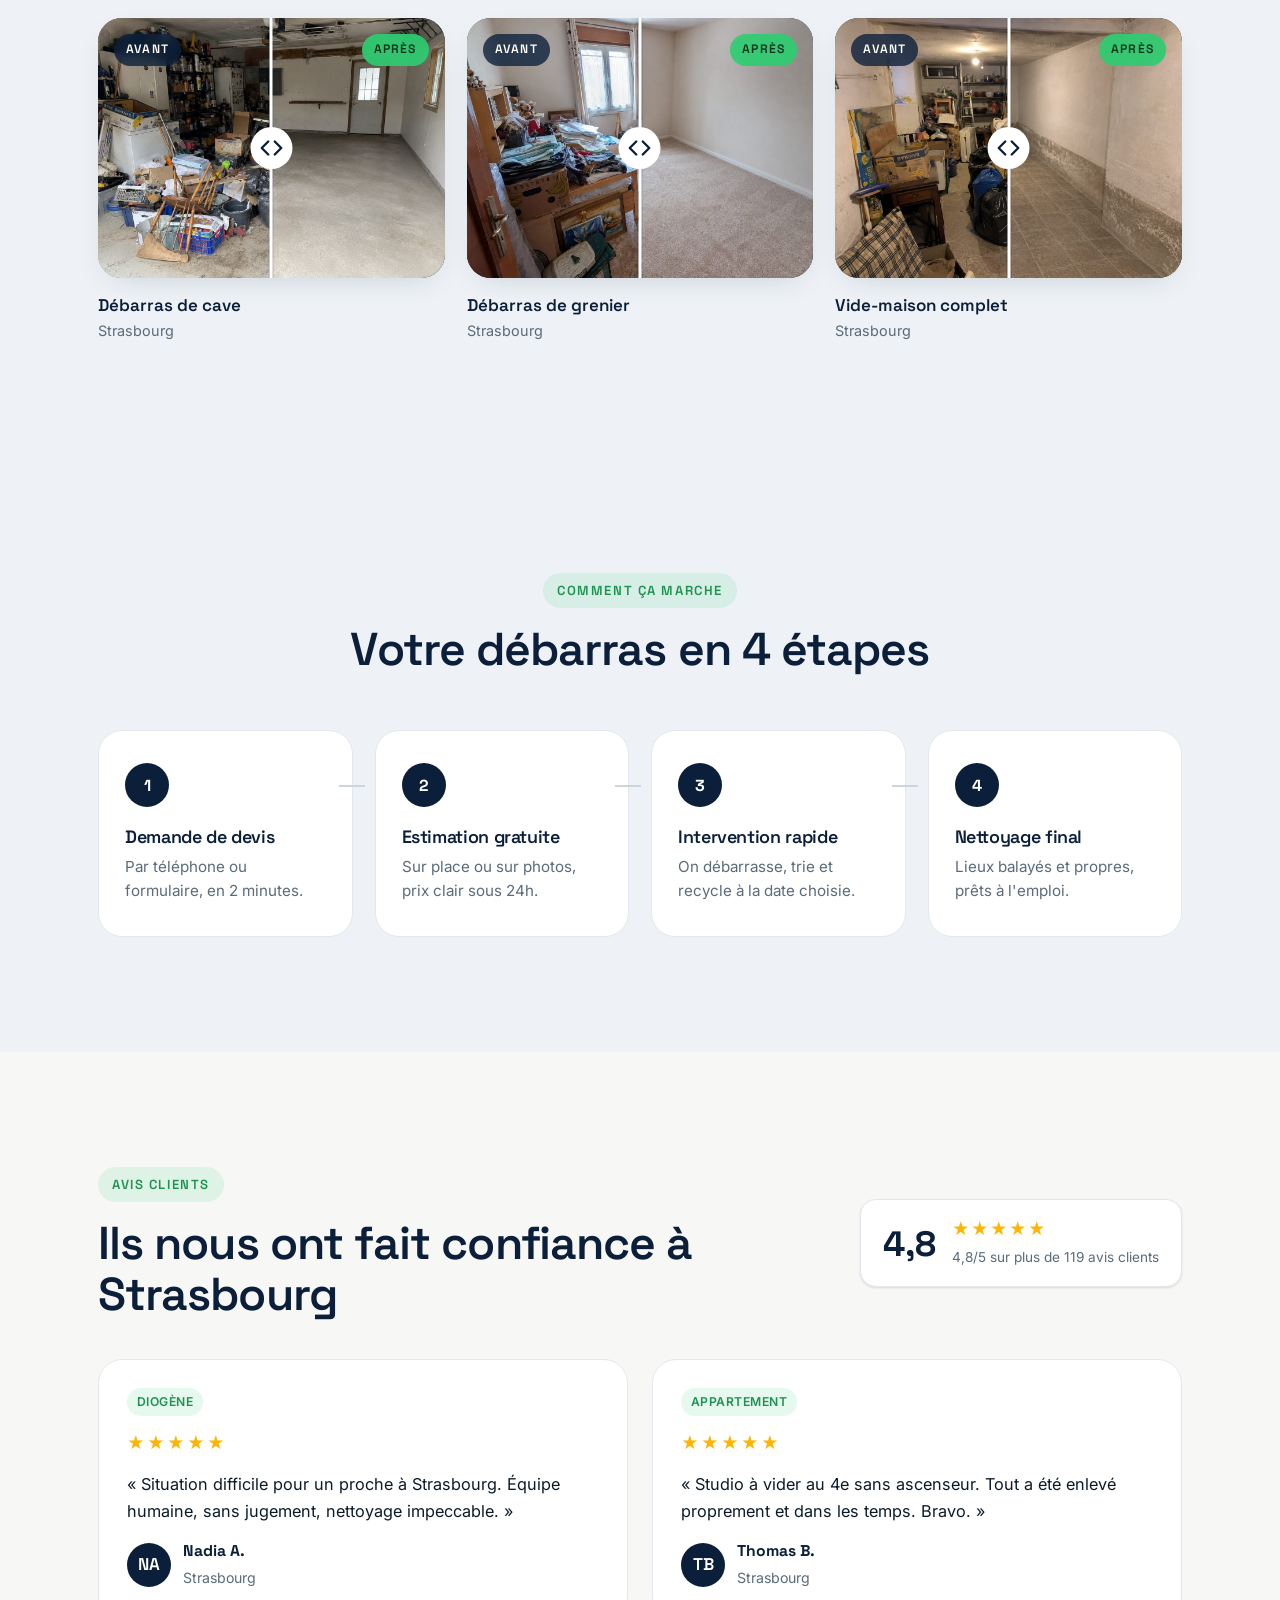
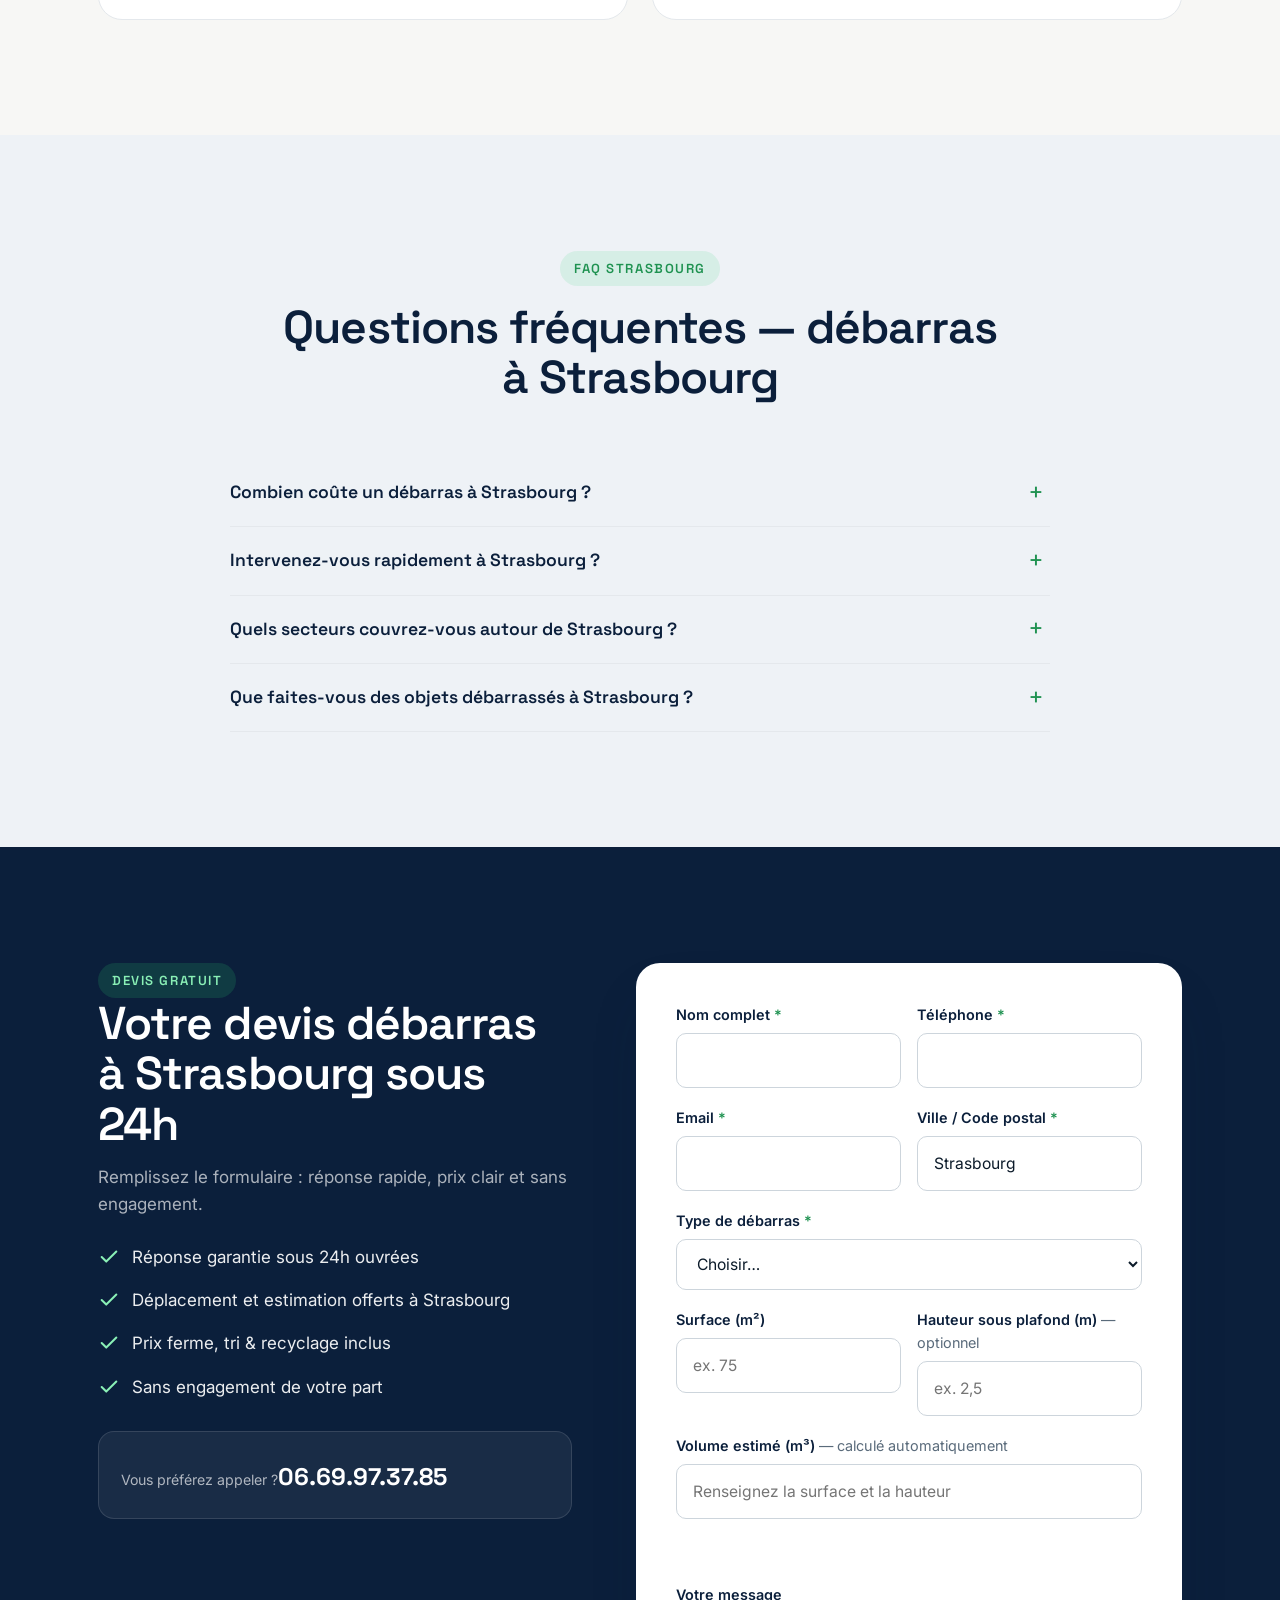
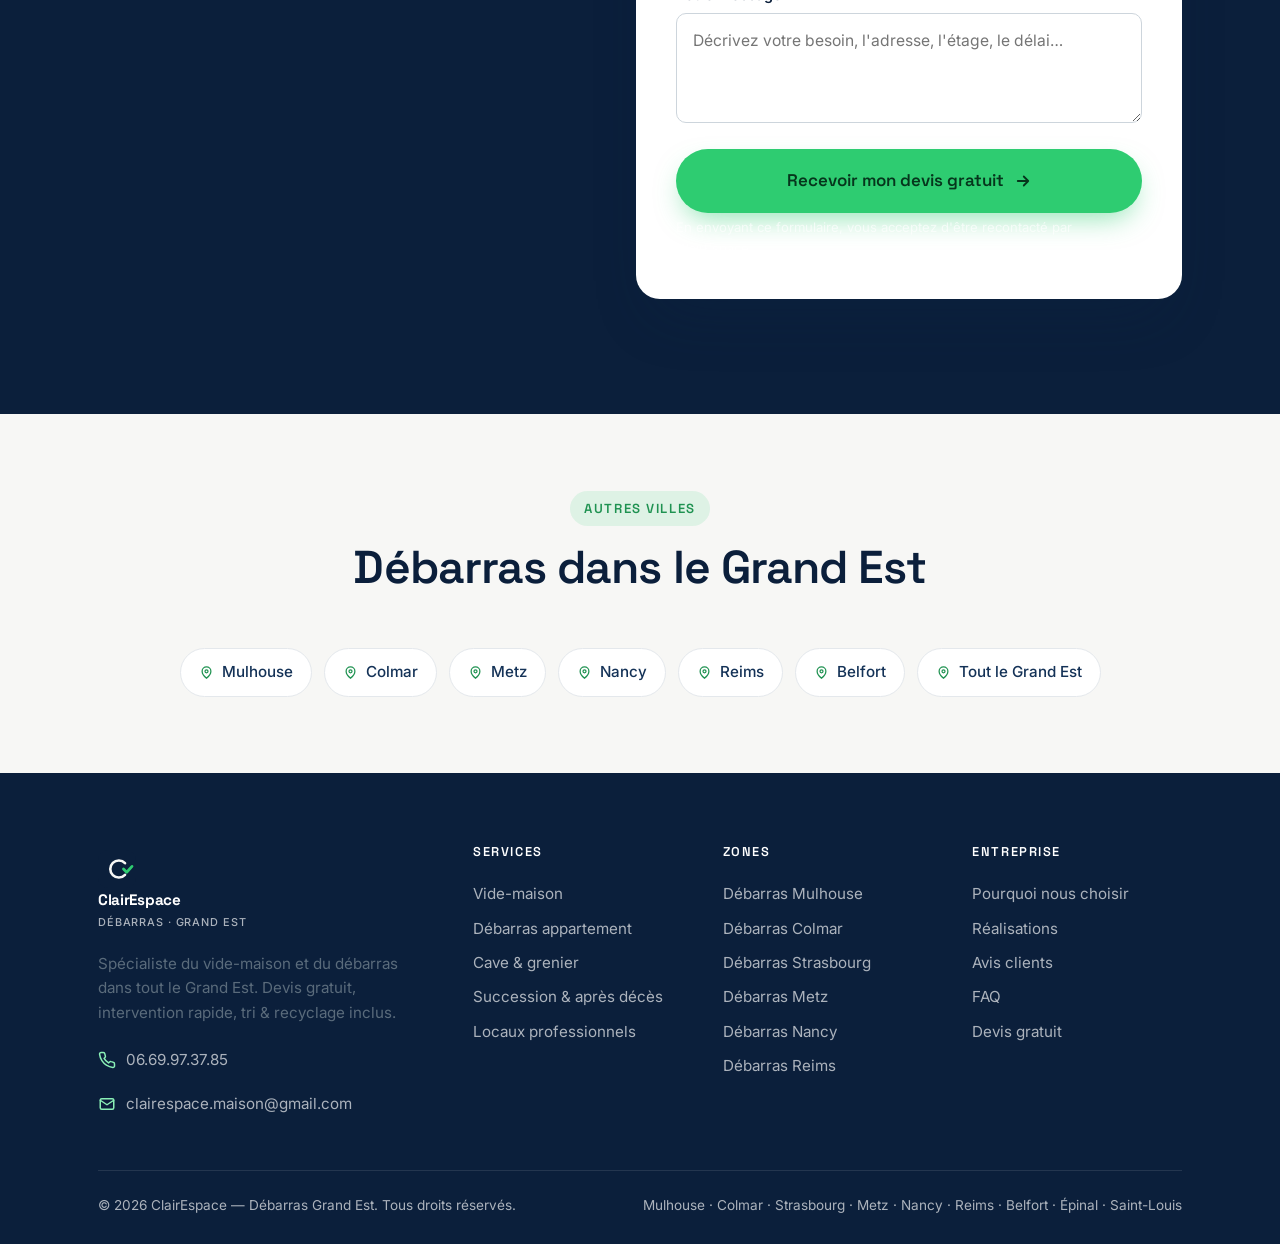
<file: debarras-strasbourg.html>
<!DOCTYPE html>
<html lang="fr">
<head>
<meta charset="utf-8">
<meta name="viewport" content="width=device-width, initial-scale=1">
<title>Débarras Strasbourg (67000) | Vide-Maison & Succession — Devis Gratuit 24h</title>
<meta name="description" content="Débarras et vide-maison à Strasbourg et dans le Bas-Rhin. Appartement, maison, cave, succession, après décès. Devis gratuit sous 24h, intervention rapide, tri & recyclage inclus.">
<meta name="keywords" content="débarras Strasbourg, vide maison Strasbourg, débarras appartement Strasbourg, débarras succession Strasbourg, débarras Bas-Rhin">
<meta name="robots" content="index, follow, max-image-preview:large">
<meta name="theme-color" content="#0B1F3B">
<link rel="canonical" href="https://clairespace.fr/debarras-strasbourg.html">
<link rel="icon" type="image/svg+xml" href="img/favicon.svg">
<meta property="og:type" content="website">
<meta property="og:locale" content="fr_FR">
<meta property="og:site_name" content="ClairEspace — Débarras Grand Est">
<meta property="og:title" content="Débarras Strasbourg (67000) | Vide-Maison & Succession — Devis Gratuit 24h">
<meta property="og:description" content="Débarras et vide-maison à Strasbourg et dans le Bas-Rhin. Appartement, maison, cave, succession, après décès. Devis gratuit sous 24h, intervention rapide, tri & recyclage inclus.">
<meta property="og:url" content="https://clairespace.fr/debarras-strasbourg.html">
<meta property="og:image" content="https://clairespace.fr/img/og-cover.jpg">
<meta name="twitter:card" content="summary_large_image">
<link rel="preconnect" href="https://fonts.googleapis.com">
<link rel="preconnect" href="https://fonts.gstatic.com" crossorigin>
<link rel="stylesheet" href="https://fonts.googleapis.com/css2?family=Inter:wght@400;500;600;700&family=Space+Grotesk:wght@500;600;700&display=swap">
<link rel="stylesheet" href="css/styles.css">
<script type="application/ld+json">{"@context": "https://schema.org", "@type": "HomeAndConstructionBusiness", "@id": "https://clairespace.fr/debarras-strasbourg.html#business", "name": "ClairEspace — Débarras Strasbourg", "image": "https://clairespace.fr/img/og-cover.jpg", "url": "https://clairespace.fr/debarras-strasbourg.html", "telephone": "+33669973785", "email": "clairespace.maison@gmail.com", "priceRange": "€€", "description": "Débarras et vide-maison à Strasbourg et dans le Bas-Rhin. Appartement, maison, cave, succession, après décès. Devis gratuit sous 24h, intervention rapide, tri & recyclage inclus.", "address": {"@type": "PostalAddress", "addressLocality": "Strasbourg", "postalCode": "67000", "addressRegion": "Grand Est", "addressCountry": "FR"}, "geo": {"@type": "GeoCoordinates", "latitude": 48.5734, "longitude": 7.7521}, "areaServed": ["Strasbourg", "Bas-Rhin", "Neudorf", "Cronenbourg", "Robertsau", "Hautepierre"], "aggregateRating": {"@type": "AggregateRating", "ratingValue": "4.8", "reviewCount": "119", "bestRating": "5"}}</script>
<script type="application/ld+json">{"@context": "https://schema.org", "@type": "FAQPage", "mainEntity": [{"@type": "Question", "name": "Combien coûte un débarras à Strasbourg ?", "acceptedAnswer": {"@type": "Answer", "text": "Le prix dépend du volume, de l'accès et de la nature des objets. À Strasbourg, l'estimation et le déplacement sont gratuits : vous recevez un devis ferme sous 24h. La valeur des biens revendables peut être déduite, voire rendre le débarras gratuit."}}, {"@type": "Question", "name": "Intervenez-vous rapidement à Strasbourg ?", "acceptedAnswer": {"@type": "Answer", "text": "Oui. Nous répondons sous 24h et intervenons en quelques jours à Strasbourg et alentours. En cas d'urgence (vente, succession, fin de bail), une intervention express est possible."}}, {"@type": "Question", "name": "Quels secteurs couvrez-vous autour de Strasbourg ?", "acceptedAnswer": {"@type": "Answer", "text": "Nous intervenons à Strasbourg et dans tout le secteur : Neudorf, Cronenbourg, Robertsau, Hautepierre et les communes voisines, ainsi que l'ensemble du Bas-Rhin."}}, {"@type": "Question", "name": "Que faites-vous des objets débarrassés à Strasbourg ?", "acceptedAnswer": {"@type": "Answer", "text": "Nous trions systématiquement : dons aux associations, revalorisation des objets réutilisables et recyclage du reste en filières agréées. Une démarche éco-responsable incluse."}}]}</script>
<script type="application/ld+json">{"@context": "https://schema.org", "@type": "BreadcrumbList", "itemListElement": [{"@type": "ListItem", "position": 1, "name": "Accueil", "item": "https://clairespace.fr/"}, {"@type": "ListItem", "position": 2, "name": "Débarras Strasbourg", "item": "https://clairespace.fr/debarras-strasbourg.html"}]}</script>
</head>
<body>
<header class="site-header">
  <div class="container">
    <nav class="nav" aria-label="Navigation principale">
      <a class="brand" href="index.html" aria-label="ClairEspace, accueil">
        <img class="brand__mark" src="img/logo.svg" alt="" width="38" height="38">
        <span>ClairEspace<small>Débarras · Grand Est</small></span>
      </a>
      <ul class="nav__links">
        <li><a href="index.html#services">Services</a></li>
        <li><a href="index.html#realisations">Avant / Après</a></li>
        <li><a href="index.html#pourquoi">Pourquoi nous</a></li>
        <li><a href="index.html#zone">Zone d'intervention</a></li>
        <li><a href="index.html#faq">FAQ</a></li>
        <li><a class="btn btn--cta" href="#devis">Devis gratuit</a></li>
      </ul>
      <div class="nav__cta">
        <a class="nav__phone" href="tel:+33669973785"><svg viewBox="0 0 24 24" fill="none" stroke="currentColor" stroke-width="2" stroke-linecap="round" stroke-linejoin="round"><path d="M22 16.9v3a2 2 0 0 1-2.2 2 19.8 19.8 0 0 1-8.6-3 19.5 19.5 0 0 1-6-6 19.8 19.8 0 0 1-3.1-8.7A2 2 0 0 1 4.1 2h3a2 2 0 0 1 2 1.7c.1 1 .4 1.9.7 2.8a2 2 0 0 1-.5 2.1L8.1 9.9a16 16 0 0 0 6 6l1.3-1.3a2 2 0 0 1 2.1-.4c.9.3 1.8.5 2.8.7a2 2 0 0 1 1.7 2z"/></svg> 06.69.97.37.85</a>
        <button class="nav__toggle" aria-label="Ouvrir le menu" aria-expanded="false"><span></span></button>
      </div>
    </nav>
  </div>
</header>
<main>

<section class="local-hero">
  <div class="container">
    <div class="local-hero__inner">
      <div>
        <nav class="breadcrumb reveal" aria-label="Fil d'Ariane"><a href="index.html">Accueil</a><span>›</span> Débarras Strasbourg</nav>
        <span class="eyebrow reveal" data-delay="1" style="margin-top:14px"><svg viewBox="0 0 24 24" fill="none" stroke="currentColor" stroke-width="2" style="width:14px;height:14px"><path d="M12 21s7-5.2 7-11a7 7 0 1 0-14 0c0 5.8 7 11 7 11z"/><circle cx="12" cy="10" r="2.4"/></svg> Bas-Rhin</span>
        <h1 class="reveal" data-delay="1">Débarras &amp; Vide-Maison à Strasbourg</h1>
        <p class="reveal" data-delay="2">Besoin d'un <strong>débarras ou d'un vide-maison à Strasbourg</strong> ? ClairEspace intervient dans toute l'Eurométropole pour vider appartements, maisons, caves et locaux, avec tri et recyclage inclus. Devis gratuit sous 24h.</p>
        <div class="hero__actions reveal" data-delay="2">
          <a class="btn btn--cta btn--lg" href="#devis">Devis gratuit sous 24h <svg viewBox="0 0 24 24" fill="none" stroke="currentColor" stroke-width="2.4" stroke-linecap="round" stroke-linejoin="round"><path d="M5 12h14M13 6l6 6-6 6"/></svg></a>
          <a class="btn btn--ghost btn--lg" href="tel:+33669973785">06.69.97.37.85</a>
        </div>
        <ul class="hero__trust reveal" data-delay="3" style="border-color:rgba(255,255,255,.15)">
          <li class="hero__trust-item" style="color:#fff"><svg viewBox="0 0 24 24" fill="none" stroke="currentColor" stroke-width="2.2" stroke-linecap="round" stroke-linejoin="round"><path d="M20 6 9 17l-5-5"/></svg> Devis gratuit</li>
          <li class="hero__trust-item" style="color:#fff"><svg viewBox="0 0 24 24" fill="none" stroke="currentColor" stroke-width="2.2" stroke-linecap="round" stroke-linejoin="round"><path d="M20 6 9 17l-5-5"/></svg> Réponse 24h</li>
          <li class="hero__trust-item" style="color:#fff"><svg viewBox="0 0 24 24" fill="none" stroke="currentColor" stroke-width="2.2" stroke-linecap="round" stroke-linejoin="round"><path d="M20 6 9 17l-5-5"/></svg> Tri &amp; recyclage inclus</li>
        </ul>
      </div>
      <div class="hero__media reveal" data-delay="2">
        <div class="ba ba--card" data-ba>
          <div class="ba__img ba__after"><img src="img/after-salon.jpg" alt="Logement vidé et propre après débarras à Strasbourg" loading="eager" width="800" height="600"></div>
          <div class="ba__img ba__before"><img src="img/before-salon.jpg" alt="Logement encombré avant débarras à Strasbourg" loading="eager" width="800" height="600"></div>
          <span class="ba__tag ba__tag--before">Avant</span><span class="ba__tag ba__tag--after">Après</span>
          <div class="ba__handle"><div class="ba__grip"><svg viewBox="0 0 24 24" fill="none" stroke="currentColor" stroke-width="2.2" stroke-linecap="round" stroke-linejoin="round"><path d="M9 6 3 12l6 6M15 6l6 6-6 6"/></svg></div></div>
          <input class="ba__range" type="range" min="0" max="100" value="50" aria-label="Comparer avant et après à Strasbourg">
        </div>
      </div>
    </div>
  </div>
</section>

<section class="strip" aria-label="Nos engagements">
  <div class="container"><div class="strip__inner">
    <div class="strip__item"><svg viewBox="0 0 24 24" fill="none" stroke="currentColor" stroke-width="2" stroke-linecap="round" stroke-linejoin="round"><path d="M20 6 9 17l-5-5"/></svg><span><b>Réponse 24h</b> à Strasbourg</span></div>
    <div class="strip__item"><svg viewBox="0 0 24 24" fill="none" stroke="currentColor" stroke-width="2" stroke-linecap="round" stroke-linejoin="round"><path d="M20 6 9 17l-5-5"/></svg><span><b>Intervention</b> rapide</span></div>
    <div class="strip__item"><svg viewBox="0 0 24 24" fill="none" stroke="currentColor" stroke-width="2" stroke-linecap="round" stroke-linejoin="round"><path d="M20 6 9 17l-5-5"/></svg><span><b>Tri &amp; recyclage</b> inclus</span></div>
    <div class="strip__item"><svg viewBox="0 0 24 24" fill="none" stroke="currentColor" stroke-width="2" stroke-linecap="round" stroke-linejoin="round"><path d="M20 6 9 17l-5-5"/></svg><span><b>Déplacement</b> offert</span></div>
  </div></div>
</section>

<section class="section">
  <div class="container">
    <div class="prose reveal">
      <span class="eyebrow">Débarras à Strasbourg</span>
      <h2>Votre spécialiste du débarras à Strasbourg</h2>
      <p>Strasbourg concentre de nombreux immeubles anciens, appartements en étage et accès parfois complexes dans des secteurs comme la Neustadt ou la Petite France. Notre logistique est pensée pour ces contraintes urbaines.</p>
      <p>Particuliers, notaires, syndics et professionnels nous font confiance pour des interventions rapides et discrètes. Nous gérons aussi les débarras lourds (syndrome de Diogène) avec nettoyage et désinfection complète.</p>
      <h3>Pourquoi choisir ClairEspace à Strasbourg ?</h3>
      <ul class="ticks">
        <li><svg viewBox="0 0 24 24" fill="none" stroke="currentColor" stroke-width="2.2" stroke-linecap="round" stroke-linejoin="round"><path d="M20 6 9 17l-5-5"/></svg> <span><strong>Devis gratuit et déplacement offert</strong> à Strasbourg et dans le Bas-Rhin.</span></li>
        <li><svg viewBox="0 0 24 24" fill="none" stroke="currentColor" stroke-width="2.2" stroke-linecap="round" stroke-linejoin="round"><path d="M20 6 9 17l-5-5"/></svg> <span><strong>Réponse sous 24h</strong> et interventions rapides, urgences comprises.</span></li>
        <li><svg viewBox="0 0 24 24" fill="none" stroke="currentColor" stroke-width="2.2" stroke-linecap="round" stroke-linejoin="round"><path d="M20 6 9 17l-5-5"/></svg> <span><strong>Prix ferme et transparent</strong> — la valeur des biens revendables est déduite.</span></li>
        <li><svg viewBox="0 0 24 24" fill="none" stroke="currentColor" stroke-width="2.2" stroke-linecap="round" stroke-linejoin="round"><path d="M20 6 9 17l-5-5"/></svg> <span><strong>Tri, don et recyclage</strong> systématiques en filières agréées.</span></li>
        <li><svg viewBox="0 0 24 24" fill="none" stroke="currentColor" stroke-width="2.2" stroke-linecap="round" stroke-linejoin="round"><path d="M20 6 9 17l-5-5"/></svg> <span><strong>Nettoyage final inclus</strong> : bien prêt à vendre, louer ou habiter.</span></li>
      </ul>
      <h3>Secteurs desservis autour de Strasbourg</h3>
      <p>Nous intervenons de la Krutenau à la Robertsau : Neudorf, Cronenbourg, Robertsau, Hautepierre, Schiltigheim, Illkirch-Graffenstaden, Hœnheim, Ostwald. Vous ne trouvez pas votre commune ? Contactez-nous, nous couvrons tout le Bas-Rhin.</p>
    </div>
  </div>
</section>

<section class="section" id="services">
  <div class="container">
    <div class="section-head section-head--center reveal">
      <span class="eyebrow">Nos prestations à Strasbourg</span>
      <h2>Tous vos débarras à Strasbourg, en une seule équipe</h2>
      <p>Du studio encombré à la succession complète : tri, enlèvement, recyclage et nettoyage final inclus.</p>
    </div>
    <div class="grid grid--4">
      <article class="card reveal"><h3>Vide-maison</h3><p>Débarras complet de maisons à Strasbourg, du sous-sol au grenier.</p></article>
      <article class="card reveal" data-delay="1"><h3>Appartement</h3><p>Studios, T2, T3… enlèvement rapide, étages et accès difficiles compris.</p></article>
      <article class="card reveal" data-delay="2"><h3>Cave & grenier</h3><p>On vide les espaces saturés puis on balaie et nettoie.</p></article>
      <article class="card reveal" data-delay="3"><h3>Succession</h3><p>Accompagnement des familles et notaires, en toute discrétion.</p></article>
      <article class="card reveal"><h3>Après décès</h3><p>Intervention respectueuse, dans le calme et la confidentialité.</p></article>
      <article class="card reveal" data-delay="1"><h3>Syndrome de Diogène</h3><p>Débarras lourds, nettoyage et désinfection complète.</p></article>
      <article class="card reveal" data-delay="2"><h3>Locaux pro</h3><p>Bureaux, commerces, entrepôts : remise en état rapide.</p></article>
      <article class="card reveal" data-delay="3"><h3>Encombrants</h3><p>Enlèvement et nettoyage, bien prêt à louer ou à vendre.</p></article>
    </div>
  </div>
</section>

<section class="section section--tint">
  <div class="container">
    <div class="section-head section-head--center reveal">
      <span class="eyebrow">Avant / Après</span>
      <h2>Le résultat ClairEspace à Strasbourg</h2>
      <p>Glissez le curseur : du plein au vide parfait.</p>
    </div>
    <div class="gallery">
      <figure class="reveal"><div class="ba ba--card" data-ba>
        <div class="ba__img ba__after"><img src="img/after-cave.jpg" alt="Cave vidée à Strasbourg" loading="lazy" width="800" height="600"></div>
        <div class="ba__img ba__before"><img src="img/before-cave.jpg" alt="Cave encombrée à Strasbourg" loading="lazy" width="800" height="600"></div>
        <span class="ba__tag ba__tag--before">Avant</span><span class="ba__tag ba__tag--after">Après</span>
        <div class="ba__handle"><div class="ba__grip"><svg viewBox="0 0 24 24" fill="none" stroke="currentColor" stroke-width="2.2" stroke-linecap="round" stroke-linejoin="round"><path d="M9 6 3 12l6 6M15 6l6 6-6 6"/></svg></div></div>
        <input class="ba__range" type="range" min="0" max="100" value="50" aria-label="Comparer cave à Strasbourg"></div>
        <figcaption>Débarras de cave<span>Strasbourg</span></figcaption></figure>
      <figure class="reveal" data-delay="1"><div class="ba ba--card" data-ba>
        <div class="ba__img ba__after"><img src="img/after-grenier.jpg" alt="Grenier vidé à Strasbourg" loading="lazy" width="800" height="600"></div>
        <div class="ba__img ba__before"><img src="img/before-grenier.jpg" alt="Grenier encombré à Strasbourg" loading="lazy" width="800" height="600"></div>
        <span class="ba__tag ba__tag--before">Avant</span><span class="ba__tag ba__tag--after">Après</span>
        <div class="ba__handle"><div class="ba__grip"><svg viewBox="0 0 24 24" fill="none" stroke="currentColor" stroke-width="2.2" stroke-linecap="round" stroke-linejoin="round"><path d="M9 6 3 12l6 6M15 6l6 6-6 6"/></svg></div></div>
        <input class="ba__range" type="range" min="0" max="100" value="50" aria-label="Comparer grenier à Strasbourg"></div>
        <figcaption>Débarras de grenier<span>Strasbourg</span></figcaption></figure>
      <figure class="reveal" data-delay="2"><div class="ba ba--card" data-ba>
        <div class="ba__img ba__after"><img src="img/after-salon.jpg" alt="Maison vidée à Strasbourg" loading="lazy" width="800" height="600"></div>
        <div class="ba__img ba__before"><img src="img/before-salon.jpg" alt="Maison encombrée à Strasbourg" loading="lazy" width="800" height="600"></div>
        <span class="ba__tag ba__tag--before">Avant</span><span class="ba__tag ba__tag--after">Après</span>
        <div class="ba__handle"><div class="ba__grip"><svg viewBox="0 0 24 24" fill="none" stroke="currentColor" stroke-width="2.2" stroke-linecap="round" stroke-linejoin="round"><path d="M9 6 3 12l6 6M15 6l6 6-6 6"/></svg></div></div>
        <input class="ba__range" type="range" min="0" max="100" value="50" aria-label="Comparer vide-maison à Strasbourg"></div>
        <figcaption>Vide-maison complet<span>Strasbourg</span></figcaption></figure>
    </div>
  </div>
</section>

<section class="section section--tint">
  <div class="container">
    <div class="section-head section-head--center reveal">
      <span class="eyebrow">Comment ça marche</span>
      <h2>Votre débarras en 4 étapes</h2>
    </div>
    <div class="steps">
      <div class="step reveal"><div class="step__num">1</div><h3>Demande de devis</h3><p>Par téléphone ou formulaire, en 2 minutes.</p></div>
      <div class="step reveal" data-delay="1"><div class="step__num">2</div><h3>Estimation gratuite</h3><p>Sur place ou sur photos, prix clair sous 24h.</p></div>
      <div class="step reveal" data-delay="2"><div class="step__num">3</div><h3>Intervention rapide</h3><p>On débarrasse, trie et recycle à la date choisie.</p></div>
      <div class="step reveal" data-delay="3"><div class="step__num">4</div><h3>Nettoyage final</h3><p>Lieux balayés et propres, prêts à l'emploi.</p></div>
    </div>
  </div>
</section>

<section class="section">
  <div class="container">
    <div class="reviews-head reveal">
      <div class="section-head" style="margin-bottom:0"><span class="eyebrow">Avis clients</span><h2>Ils nous ont fait confiance à Strasbourg</h2></div>
      <div class="rating-badge"><div class="score">4,8</div><div><div class="stars" aria-hidden="true">★★★★★</div><small>4,8/5 sur plus de 119 avis clients</small></div></div>
    </div>
    <div class="grid grid--2">
      <article class="review reveal"><span class="review__tag">Diogène</span><div class="stars" aria-hidden="true">★★★★★</div><p>« Situation difficile pour un proche à Strasbourg. Équipe humaine, sans jugement, nettoyage impeccable. »</p><div class="review__who"><div class="review__avatar">NA</div><div><b>Nadia A.</b><small>Strasbourg</small></div></div></article>
      <article class="review reveal" data-delay="1"><span class="review__tag">Appartement</span><div class="stars" aria-hidden="true">★★★★★</div><p>« Studio à vider au 4e sans ascenseur. Tout a été enlevé proprement et dans les temps. Bravo. »</p><div class="review__who"><div class="review__avatar">TB</div><div><b>Thomas B.</b><small>Strasbourg</small></div></div></article>
    </div>
  </div>
</section>

<section class="section section--tint" id="faq">
  <div class="container">
    <div class="section-head section-head--center reveal"><span class="eyebrow">FAQ Strasbourg</span><h2>Questions fréquentes — débarras à Strasbourg</h2></div>
    <div class="faq reveal">
      <div class="faq__item"><h3 style="margin:0"><button class="faq__q" aria-expanded="false">Combien coûte un débarras à Strasbourg ?</button></h3><div class="faq__a"><div class="faq__a-inner">Le prix dépend du volume, de l'accès et de la nature des objets. À Strasbourg, l'estimation et le déplacement sont gratuits : vous recevez un devis ferme sous 24h. La valeur des biens revendables peut être déduite, voire rendre le débarras gratuit.</div></div></div>
      <div class="faq__item"><h3 style="margin:0"><button class="faq__q" aria-expanded="false">Intervenez-vous rapidement à Strasbourg ?</button></h3><div class="faq__a"><div class="faq__a-inner">Oui. Nous répondons sous 24h et intervenons en quelques jours à Strasbourg et alentours. En cas d'urgence (vente, succession, fin de bail), une intervention express est possible.</div></div></div>
      <div class="faq__item"><h3 style="margin:0"><button class="faq__q" aria-expanded="false">Quels secteurs couvrez-vous autour de Strasbourg ?</button></h3><div class="faq__a"><div class="faq__a-inner">Nous intervenons à Strasbourg et dans tout le secteur : Neudorf, Cronenbourg, Robertsau, Hautepierre et les communes voisines, ainsi que l'ensemble du Bas-Rhin.</div></div></div>
      <div class="faq__item"><h3 style="margin:0"><button class="faq__q" aria-expanded="false">Que faites-vous des objets débarrassés à Strasbourg ?</button></h3><div class="faq__a"><div class="faq__a-inner">Nous trions systématiquement : dons aux associations, revalorisation des objets réutilisables et recyclage du reste en filières agréées. Une démarche éco-responsable incluse.</div></div></div>
    </div>
  </div>
</section>

<section class="section section--navy" id="devis">
  <div class="container">
    <div class="devis">
      <div class="devis__aside reveal">
        <span class="eyebrow">Devis gratuit</span>
        <h2>Votre devis débarras à Strasbourg sous 24h</h2>
        <p style="margin-top:14px">Remplissez le formulaire : réponse rapide, prix clair et sans engagement.</p>
        <div class="devis__points">
          <div class="devis__point"><svg viewBox="0 0 24 24" fill="none" stroke="currentColor" stroke-width="2.2" stroke-linecap="round" stroke-linejoin="round"><path d="M20 6 9 17l-5-5"/></svg><span>Réponse garantie sous 24h ouvrées</span></div>
          <div class="devis__point"><svg viewBox="0 0 24 24" fill="none" stroke="currentColor" stroke-width="2.2" stroke-linecap="round" stroke-linejoin="round"><path d="M20 6 9 17l-5-5"/></svg><span>Déplacement et estimation offerts à Strasbourg</span></div>
          <div class="devis__point"><svg viewBox="0 0 24 24" fill="none" stroke="currentColor" stroke-width="2.2" stroke-linecap="round" stroke-linejoin="round"><path d="M20 6 9 17l-5-5"/></svg><span>Prix ferme, tri & recyclage inclus</span></div>
          <div class="devis__point"><svg viewBox="0 0 24 24" fill="none" stroke="currentColor" stroke-width="2.2" stroke-linecap="round" stroke-linejoin="round"><path d="M20 6 9 17l-5-5"/></svg><span>Sans engagement de votre part</span></div>
        </div>
        <div class="devis__call"><small style="color:var(--on-navy-muted)">Vous préférez appeler ?</small><a href="tel:+33669973785">06.69.97.37.85</a></div>
      </div>
      <form class="form" id="devis-form" action="contact.php" method="post" novalidate>
        <input type="text" name="website" tabindex="-1" autocomplete="off" aria-hidden="true" style="position:absolute;left:-9999px;width:1px;height:1px;opacity:0">
        <div class="form__row">
          <div class="field"><label for="nom">Nom complet <span class="req">*</span></label><input id="nom" name="nom" type="text" autocomplete="name" required><span class="field__err">Merci d'indiquer votre nom.</span></div>
          <div class="field"><label for="tel">Téléphone <span class="req">*</span></label><input id="tel" name="tel" type="tel" autocomplete="tel" required><span class="field__err">Numéro invalide.</span></div>
        </div>
        <div class="form__row">
          <div class="field"><label for="email">Email <span class="req">*</span></label><input id="email" name="email" type="email" autocomplete="email" required><span class="field__err">Email invalide.</span></div>
          <div class="field"><label for="ville">Ville / Code postal <span class="req">*</span></label><input id="ville" name="ville" type="text" value="Strasbourg" required><span class="field__err">Merci d'indiquer votre ville.</span></div>
        </div>
        <div class="field"><label for="type">Type de débarras <span class="req">*</span></label>
          <select id="type" name="type" required><option value="">Choisir…</option><option>Vide-maison</option><option>Débarras appartement</option><option>Cave / grenier</option><option>Succession</option><option>Après décès</option><option>Syndrome de Diogène</option><option>Locaux professionnels</option><option>Encombrants / nettoyage</option></select>
          <span class="field__err">Merci de choisir un type.</span>
        </div>
        <div class="form__row">
          <div class="field"><label for="surface">Surface (m²)</label><input id="surface" name="surface" type="number" min="0" step="1" inputmode="numeric" placeholder="ex. 75"></div>
          <div class="field"><label for="hauteur">Hauteur sous plafond (m) <span style="font-weight:400;color:var(--muted)">— optionnel</span></label><input id="hauteur" name="hauteur" type="number" min="0" step="0.05" inputmode="decimal" placeholder="ex. 2,5"></div>
        </div>
        <div class="field"><label for="volume_m3">Volume estimé (m³) <span style="font-weight:400;color:var(--muted)">— calculé automatiquement</span></label><input id="volume_m3" name="volume_m3" type="text" readonly placeholder="Renseignez la surface et la hauteur"><p class="form__note">Volume = surface × hauteur sous plafond. Indicatif, pour affiner votre devis.</p></div>
        <div class="field"><label for="message">Votre message</label><textarea id="message" name="message" placeholder="Décrivez votre besoin, l'adresse, l'étage, le délai…"></textarea></div>
        <button class="btn btn--cta btn--lg btn--block" type="submit">Recevoir mon devis gratuit <svg viewBox="0 0 24 24" fill="none" stroke="currentColor" stroke-width="2.4" stroke-linecap="round" stroke-linejoin="round"><path d="M5 12h14M13 6l6 6-6 6"/></svg></button>
        <p class="form__note">En envoyant ce formulaire, vous acceptez d'être recontacté par ClairEspace.</p>
      </form>
      <div class="form__success" id="devis-success" role="status" aria-live="polite">
        <svg viewBox="0 0 24 24" fill="none" stroke="currentColor" stroke-width="2" stroke-linecap="round" stroke-linejoin="round"><circle cx="12" cy="12" r="10"/><path d="M8 12l3 3 5-6"/></svg>
        <h3 style="color:#fff">Demande envoyée, merci !</h3>
        <p>Notre équipe vous recontacte sous 24h. Urgence à Strasbourg ? Appelez le <a href="tel:+33669973785" style="color:#8af0b6">06.69.97.37.85</a>.</p>
      </div>
    </div>
  </div>
</section>

<section class="section section--tight">
  <div class="container">
    <div class="section-head section-head--center reveal"><span class="eyebrow">Autres villes</span><h2>Débarras dans le Grand Est</h2></div>
    <div class="cities reveal" style="justify-content:center">
      <a class="city-chip" href="debarras-mulhouse.html"><svg viewBox="0 0 24 24" fill="none" stroke="currentColor" stroke-width="2"><path d="M12 21s7-5.2 7-11a7 7 0 1 0-14 0c0 5.8 7 11 7 11z"/><circle cx="12" cy="10" r="2.4"/></svg> Mulhouse</a>
      <a class="city-chip" href="debarras-colmar.html"><svg viewBox="0 0 24 24" fill="none" stroke="currentColor" stroke-width="2"><path d="M12 21s7-5.2 7-11a7 7 0 1 0-14 0c0 5.8 7 11 7 11z"/><circle cx="12" cy="10" r="2.4"/></svg> Colmar</a>
      <a class="city-chip" href="debarras-metz.html"><svg viewBox="0 0 24 24" fill="none" stroke="currentColor" stroke-width="2"><path d="M12 21s7-5.2 7-11a7 7 0 1 0-14 0c0 5.8 7 11 7 11z"/><circle cx="12" cy="10" r="2.4"/></svg> Metz</a>
      <a class="city-chip" href="debarras-nancy.html"><svg viewBox="0 0 24 24" fill="none" stroke="currentColor" stroke-width="2"><path d="M12 21s7-5.2 7-11a7 7 0 1 0-14 0c0 5.8 7 11 7 11z"/><circle cx="12" cy="10" r="2.4"/></svg> Nancy</a>
      <a class="city-chip" href="debarras-reims.html"><svg viewBox="0 0 24 24" fill="none" stroke="currentColor" stroke-width="2"><path d="M12 21s7-5.2 7-11a7 7 0 1 0-14 0c0 5.8 7 11 7 11z"/><circle cx="12" cy="10" r="2.4"/></svg> Reims</a>
      <a class="city-chip" href="debarras-belfort.html"><svg viewBox="0 0 24 24" fill="none" stroke="currentColor" stroke-width="2"><path d="M12 21s7-5.2 7-11a7 7 0 1 0-14 0c0 5.8 7 11 7 11z"/><circle cx="12" cy="10" r="2.4"/></svg> Belfort</a>
      <a class="city-chip" href="debarras-grand-est.html"><svg viewBox="0 0 24 24" fill="none" stroke="currentColor" stroke-width="2"><path d="M12 21s7-5.2 7-11a7 7 0 1 0-14 0c0 5.8 7 11 7 11z"/><circle cx="12" cy="10" r="2.4"/></svg> Tout le Grand Est</a>
    </div>
  </div>
</section>

</main>
<footer class="footer">
  <div class="container">
    <div class="footer__grid">
      <div class="footer__brand">
        <a class="brand" href="index.html"><img class="brand__mark" src="img/logo.svg" alt="" width="38" height="38"><span>ClairEspace<small>Débarras · Grand Est</small></span></a>
        <p>Spécialiste du vide-maison et du débarras dans tout le Grand Est. Devis gratuit, intervention rapide, tri &amp; recyclage inclus.</p>
        <div class="footer__contact">
          <a href="tel:+33669973785"><svg viewBox="0 0 24 24" fill="none" stroke="currentColor" stroke-width="2" stroke-linecap="round" stroke-linejoin="round"><path d="M22 16.9v3a2 2 0 0 1-2.2 2 19.8 19.8 0 0 1-8.6-3 19.5 19.5 0 0 1-6-6 19.8 19.8 0 0 1-3.1-8.7A2 2 0 0 1 4.1 2h3a2 2 0 0 1 2 1.7c.1 1 .4 1.9.7 2.8a2 2 0 0 1-.5 2.1L8.1 9.9a16 16 0 0 0 6 6l1.3-1.3a2 2 0 0 1 2.1-.4c.9.3 1.8.5 2.8.7a2 2 0 0 1 1.7 2z"/></svg>06.69.97.37.85</a>
          <a href="mailto:clairespace.maison@gmail.com"><svg viewBox="0 0 24 24" fill="none" stroke="currentColor" stroke-width="2" stroke-linecap="round" stroke-linejoin="round"><rect x="3" y="5" width="18" height="14" rx="2"/><path d="m3 7 9 6 9-6"/></svg>clairespace.maison@gmail.com</a>
        </div>
      </div>
      <div><h4>Services</h4>
        <a href="index.html#services">Vide-maison</a><a href="index.html#services">Débarras appartement</a><a href="index.html#services">Cave &amp; grenier</a><a href="index.html#services">Succession &amp; après décès</a><a href="index.html#services">Locaux professionnels</a>
      </div>
      <div><h4>Zones</h4>
        <a href="debarras-mulhouse.html">Débarras Mulhouse</a>
        <a href="debarras-colmar.html">Débarras Colmar</a>
        <a href="debarras-strasbourg.html">Débarras Strasbourg</a>
        <a href="debarras-metz.html">Débarras Metz</a>
        <a href="debarras-nancy.html">Débarras Nancy</a>
        <a href="debarras-reims.html">Débarras Reims</a>
      </div>
      <div><h4>Entreprise</h4>
        <a href="index.html#pourquoi">Pourquoi nous choisir</a><a href="index.html#realisations">Réalisations</a><a href="index.html#avis">Avis clients</a><a href="index.html#faq">FAQ</a><a href="#devis">Devis gratuit</a>
      </div>
    </div>
    <div class="footer__bottom">
      <span>© <span data-year>2026</span> ClairEspace — Débarras Grand Est. Tous droits réservés.</span>
      <span>Mulhouse · Colmar · Strasbourg · Metz · Nancy · Reims · Belfort · Épinal · Saint-Louis</span>
    </div>
  </div>
</footer>
<div class="fab">
  <a class="btn btn--call" href="tel:+33669973785"><svg viewBox="0 0 24 24" fill="none" stroke="currentColor" stroke-width="2" stroke-linecap="round" stroke-linejoin="round"><path d="M22 16.9v3a2 2 0 0 1-2.2 2 19.8 19.8 0 0 1-8.6-3 19.5 19.5 0 0 1-6-6 19.8 19.8 0 0 1-3.1-8.7A2 2 0 0 1 4.1 2h3a2 2 0 0 1 2 1.7c.1 1 .4 1.9.7 2.8a2 2 0 0 1-.5 2.1L8.1 9.9a16 16 0 0 0 6 6l1.3-1.3a2 2 0 0 1 2.1-.4c.9.3 1.8.5 2.8.7a2 2 0 0 1 1.7 2z"/></svg>Appeler</a>
  <a class="btn btn--cta" href="#devis">Devis gratuit</a>
</div>
<script src="js/main.js" defer></script>
<script>
(function () {
  var s = document.getElementById("surface"), h = document.getElementById("hauteur"), v = document.getElementById("volume_m3");
  if (!s || !h || !v) return;
  var num = function (el) { return parseFloat((el.value || "").replace(",", ".")); };
  function calc() {
    var a = num(s), b = num(h);
    if (a > 0 && b > 0) { v.value = (a * b).toFixed(1).replace(".", ",") + " m³"; }
    else { v.value = ""; v.placeholder = a > 0 ? "Renseignez la hauteur pour estimer le volume" : "Renseignez la surface et la hauteur"; }
  }
  s.addEventListener("input", calc); h.addEventListener("input", calc);
})();
</script>
</body>
</html>
</file>
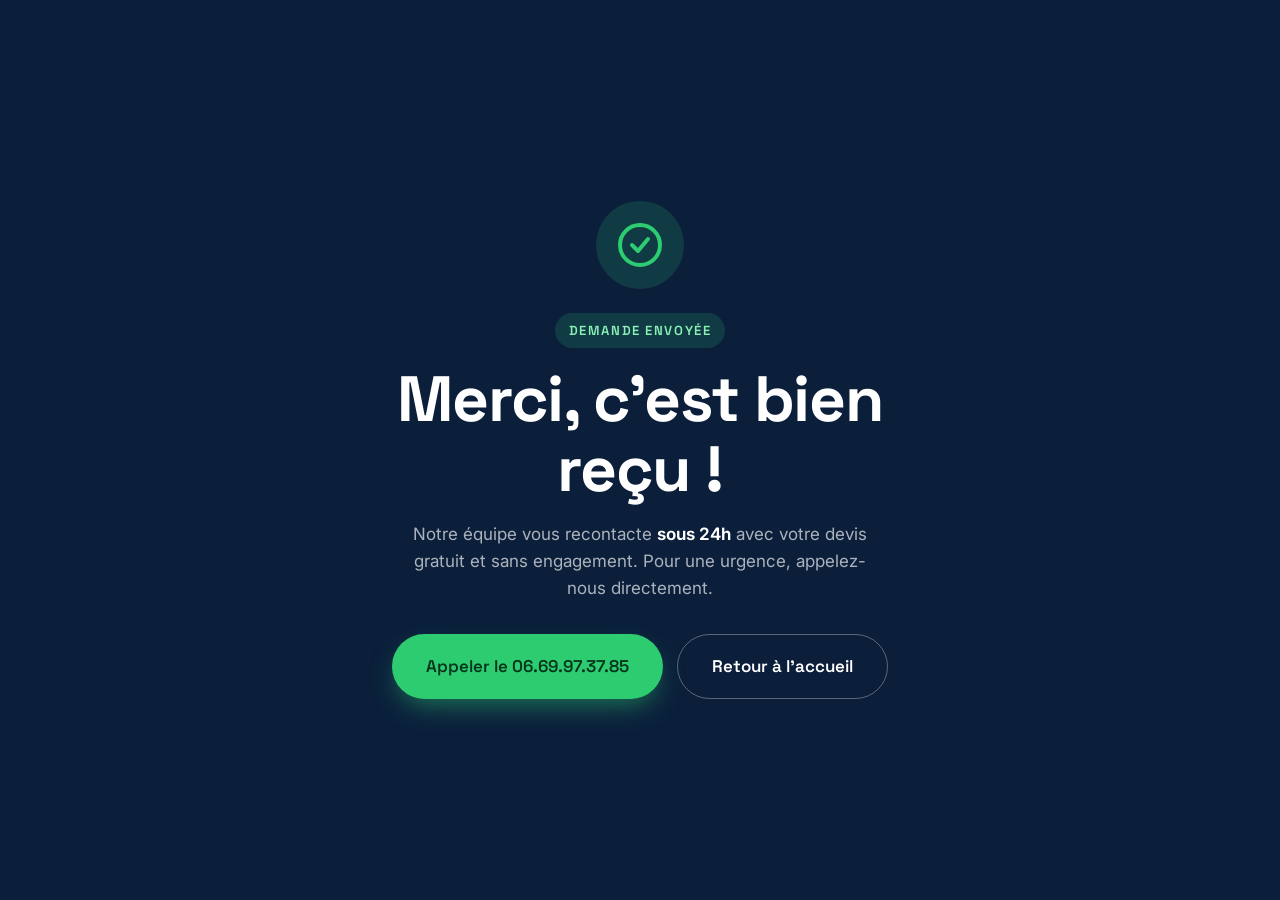
<file: merci.html>
<!DOCTYPE html>
<html lang="fr">
<head>
<meta charset="utf-8">
<meta name="viewport" content="width=device-width, initial-scale=1">
<title>Merci — votre demande de devis a bien été envoyée | ClairEspace</title>
<meta name="robots" content="noindex, follow">
<link rel="icon" type="image/svg+xml" href="img/favicon.svg">
<link rel="preconnect" href="https://fonts.googleapis.com">
<link rel="preconnect" href="https://fonts.gstatic.com" crossorigin>
<link rel="stylesheet" href="https://fonts.googleapis.com/css2?family=Inter:wght@400;500;600;700&family=Space+Grotesk:wght@500;600;700&display=swap">
<link rel="stylesheet" href="css/styles.css">
</head>
<body>
<main class="section section--navy" style="min-height:100vh;display:grid;place-items:center;text-align:center">
  <div class="container" style="max-width:640px">
    <div style="width:88px;height:88px;border-radius:50%;background:rgba(46,204,113,.16);display:grid;place-items:center;margin:0 auto 24px">
      <svg viewBox="0 0 24 24" fill="none" stroke="#2ECC71" stroke-width="2" stroke-linecap="round" stroke-linejoin="round" style="width:48px;height:48px"><circle cx="12" cy="12" r="10"/><path d="M8 12l3 3 5-6"/></svg>
    </div>
    <span class="eyebrow">Demande envoyée</span>
    <h1 style="margin-top:16px;color:#fff">Merci, c'est bien reçu !</h1>
    <p style="margin:16px auto 0;max-width:480px">Notre équipe vous recontacte <strong style="color:#fff">sous 24h</strong> avec votre devis gratuit et sans engagement. Pour une urgence, appelez-nous directement.</p>
    <div class="hero__actions" style="justify-content:center;margin-top:32px">
      <a class="btn btn--cta btn--lg" href="tel:+33669973785">Appeler le 06.69.97.37.85</a>
      <a class="btn btn--ghost btn--lg" href="index.html">Retour à l'accueil</a>
    </div>
  </div>
</main>
</body>
</html>
</file>
<file: css/styles.css>
/* =========================================================================
   ClairEspace — Débarras Grand Est
   Design system & global styles
   Palette: Bleu profond #0A2540 / Blanc cassé #F7F7F5 / CTA Vert #2ECC71
   Type: Space Grotesk (titres) + Inter (texte)
   ========================================================================= */

/* ---------- Design tokens ---------- */
:root {
  /* Brand */
  --navy: #0A2540;
  --navy-900: #0B1F3B;
  --navy-700: #143257;
  --navy-500: #2a4a6e;
  --offwhite: #F7F7F5;
  --white: #ffffff;

  /* Action / CTA (une seule direction : vert conversion) */
  --cta: #2ECC71;
  --cta-600: #27ae60;
  --cta-700: #1f9251;
  --cta-soft: rgba(46, 204, 113, 0.12);

  /* Neutrals */
  --ink: #0C1B2A;
  --muted: #5A6B7B;
  --muted-light: #8597a6;
  --line: #E4E8EC;
  --line-strong: #cdd5dc;
  --bg-tint: #EEF2F6;

  /* Surface on navy */
  --on-navy: rgba(255,255,255,.92);
  --on-navy-muted: rgba(255,255,255,.66);

  /* Effects */
  --shadow-sm: 0 1px 2px rgba(10,37,64,.06), 0 1px 3px rgba(10,37,64,.08);
  --shadow-md: 0 10px 30px -12px rgba(10,37,64,.18);
  --shadow-lg: 0 30px 60px -20px rgba(10,37,64,.28);
  --shadow-cta: 0 12px 28px -8px rgba(46,204,113,.55);

  --radius-sm: 10px;
  --radius: 16px;
  --radius-lg: 24px;
  --radius-xl: 32px;

  --container: 1180px;
  --gutter: clamp(20px, 5vw, 48px);

  --font-head: "Space Grotesk", "Inter", system-ui, sans-serif;
  --font-body: "Inter", system-ui, -apple-system, "Segoe UI", Roboto, sans-serif;

  --ease: cubic-bezier(.2, .7, .2, 1);
}

/* ---------- Reset ---------- */
*, *::before, *::after { box-sizing: border-box; }
* { margin: 0; }
html { scroll-behavior: smooth; -webkit-text-size-adjust: 100%; }
@media (prefers-reduced-motion: reduce) {
  html { scroll-behavior: auto; }
  *, *::before, *::after { animation-duration: .001ms !important; transition-duration: .001ms !important; }
}
body {
  font-family: var(--font-body);
  color: var(--ink);
  background: var(--offwhite);
  line-height: 1.6;
  font-size: 17px;
  -webkit-font-smoothing: antialiased;
  text-rendering: optimizeLegibility;
  overflow-x: hidden;
}
img, svg, video { display: block; max-width: 100%; height: auto; }
a { color: inherit; text-decoration: none; }
button { font: inherit; cursor: pointer; }
ul { list-style: none; padding: 0; }
:focus-visible { outline: 3px solid var(--cta); outline-offset: 3px; border-radius: 4px; }

/* ---------- Layout ---------- */
.container { width: 100%; max-width: var(--container); margin-inline: auto; padding-inline: var(--gutter); }
.section { padding-block: clamp(64px, 9vw, 120px); }
.section--tight { padding-block: clamp(48px, 6vw, 80px); }
.section--navy { background: var(--navy-900); color: var(--on-navy); }
.section--tint { background: var(--bg-tint); }

/* ---------- Typography ---------- */
h1, h2, h3, h4 { font-family: var(--font-head); line-height: 1.1; letter-spacing: -.02em; color: var(--navy-900); font-weight: 600; }
.section--navy h1, .section--navy h2, .section--navy h3 { color: var(--white); }
h1 { font-size: clamp(2.2rem, 5.4vw, 4rem); font-weight: 700; }
h2 { font-size: clamp(1.8rem, 3.6vw, 2.9rem); }
h3 { font-size: clamp(1.15rem, 1.8vw, 1.4rem); }
p { color: var(--muted); }
.section--navy p { color: var(--on-navy-muted); }
strong { color: inherit; font-weight: 650; }

.eyebrow {
  display: inline-flex; align-items: center; gap: 8px;
  font-family: var(--font-head); font-weight: 600; font-size: .82rem;
  letter-spacing: .12em; text-transform: uppercase; color: var(--cta-700);
  background: var(--cta-soft); padding: 7px 14px; border-radius: 100px;
}
.section--navy .eyebrow { color: #8af0b6; background: rgba(46,204,113,.16); }
.section-head { max-width: 720px; margin-bottom: clamp(36px, 5vw, 56px); }
.section-head--center { margin-inline: auto; text-align: center; }
.section-head h2 { margin-top: 16px; }
.section-head p { margin-top: 16px; font-size: 1.1rem; }

/* ---------- Buttons ---------- */
.btn {
  --_bg: var(--cta); --_fg: #06351c;
  display: inline-flex; align-items: center; justify-content: center; gap: 10px;
  font-family: var(--font-head); font-weight: 600; font-size: 1rem;
  padding: 16px 28px; border-radius: 100px; border: 0;
  background: var(--_bg); color: var(--_fg);
  transition: transform .25s var(--ease), box-shadow .25s var(--ease), background .2s;
  white-space: nowrap; text-align: center;
}
.btn svg { width: 18px; height: 18px; }
.btn--cta { box-shadow: var(--shadow-cta); }
.btn--cta:hover { background: var(--cta-600); transform: translateY(-2px); box-shadow: 0 18px 36px -8px rgba(46,204,113,.6); }
.btn--cta:active { transform: translateY(0); }
.btn--ghost { background: transparent; color: var(--navy-900); border: 1.5px solid var(--line-strong); box-shadow: none; }
.btn--ghost:hover { border-color: var(--navy-900); background: var(--white); transform: translateY(-2px); }
.section--navy .btn--ghost { color: var(--white); border-color: rgba(255,255,255,.32); }
.section--navy .btn--ghost:hover { border-color: #fff; background: rgba(255,255,255,.08); }
.btn--lg { padding: 18px 34px; font-size: 1.06rem; }
.btn--block { width: 100%; }

/* ---------- Header ---------- */
.site-header {
  position: sticky; top: 0; z-index: 100;
  background: rgba(247,247,245,.82); backdrop-filter: blur(14px);
  border-bottom: 1px solid transparent; transition: border-color .3s, box-shadow .3s, background .3s;
}
.site-header.is-scrolled { border-color: var(--line); box-shadow: var(--shadow-sm); background: rgba(247,247,245,.94); }
.nav { display: flex; align-items: center; justify-content: space-between; height: 74px; gap: 24px; }
.brand { display: flex; align-items: center; gap: 11px; font-family: var(--font-head); font-weight: 700; font-size: 1.18rem; color: var(--navy-900); letter-spacing: -.02em; }
.brand__mark { width: 38px; height: 38px; flex: none; }
.brand small { display: block; font-family: var(--font-body); font-weight: 500; font-size: .68rem; letter-spacing: .08em; text-transform: uppercase; color: var(--muted); margin-top: 1px; }
.nav__links { display: flex; align-items: center; gap: 28px; }
.nav__links a { font-weight: 500; font-size: .96rem; color: var(--navy-700); transition: color .2s; }
.nav__links a:hover { color: var(--cta-700); }
.nav__cta { display: flex; align-items: center; gap: 14px; }
.nav__phone { display: inline-flex; align-items: center; gap: 8px; font-family: var(--font-head); font-weight: 600; color: var(--navy-900); }
.nav__phone svg { width: 18px; height: 18px; color: var(--cta-700); }
.nav__toggle { display: none; width: 44px; height: 44px; border: 1px solid var(--line-strong); border-radius: 12px; background: var(--white); align-items: center; justify-content: center; }
.nav__toggle span, .nav__toggle span::before, .nav__toggle span::after { content: ""; display: block; width: 20px; height: 2px; background: var(--navy-900); border-radius: 2px; transition: transform .3s, opacity .2s; }
.nav__toggle span::before { transform: translateY(-6px); }
.nav__toggle span::after { transform: translateY(4px); }
body.nav-open .nav__toggle span { background: transparent; }
body.nav-open .nav__toggle span::before { transform: rotate(45deg); }
body.nav-open .nav__toggle span::after { transform: rotate(-45deg) translateY(0); }

/* ---------- Hero ---------- */
.hero { position: relative; overflow: hidden; background: linear-gradient(180deg, #fff 0%, var(--offwhite) 100%); }
.hero::before {
  content: ""; position: absolute; inset: -20% -10% auto auto; width: 60vw; height: 60vw; max-width: 720px; max-height: 720px;
  background: radial-gradient(circle at 70% 30%, rgba(77,163,255,.14), transparent 60%); pointer-events: none;
}
.hero__inner { display: grid; grid-template-columns: 1.05fr 1fr; gap: clamp(32px, 5vw, 64px); align-items: center; padding-block: clamp(48px, 7vw, 92px); }
.hero__copy { max-width: 600px; }
.hero h1 { margin-top: 18px; }
.hero h1 .accent { color: var(--cta-700); }
.hero__sub { margin-top: 22px; font-size: 1.18rem; color: var(--muted); max-width: 520px; }
.hero__actions { display: flex; flex-wrap: wrap; gap: 14px; margin-top: 32px; }
.hero__trust { display: flex; flex-wrap: wrap; gap: 22px; margin-top: 34px; padding-top: 28px; border-top: 1px solid var(--line); }
.hero__trust-item { display: flex; align-items: center; gap: 10px; font-weight: 500; font-size: .94rem; color: var(--navy-700); }
.hero__trust-item svg { width: 22px; height: 22px; color: var(--cta-700); flex: none; }

/* Before/After interactive */
.ba {
  position: relative; border-radius: var(--radius-lg); overflow: hidden;
  box-shadow: var(--shadow-lg); aspect-ratio: 4 / 3; background: var(--navy-900);
  user-select: none; touch-action: pan-y;
}
.ba__img { position: absolute; inset: 0; width: 100%; height: 100%; }
.ba__img img, .ba__img svg { width: 100%; height: 100%; object-fit: cover; }
.ba__after { z-index: 1; }
.ba__before { z-index: 2; clip-path: inset(0 50% 0 0); }
.ba__tag { position: absolute; top: 16px; z-index: 3; font-family: var(--font-head); font-weight: 600; font-size: .76rem; letter-spacing: .1em; text-transform: uppercase; padding: 6px 12px; border-radius: 100px; backdrop-filter: blur(6px); }
.ba__tag--before { left: 16px; background: rgba(11,31,59,.78); color: #fff; }
.ba__tag--after { right: 16px; background: rgba(46,204,113,.92); color: #06351c; }
.ba__handle { position: absolute; top: 0; bottom: 0; left: 50%; z-index: 4; width: 3px; background: #fff; transform: translateX(-50%); box-shadow: 0 0 0 1px rgba(10,37,64,.15); }
.ba__grip {
  position: absolute; top: 50%; left: 50%; transform: translate(-50%, -50%);
  width: 50px; height: 50px; border-radius: 50%; background: #fff; box-shadow: var(--shadow-md);
  display: grid; place-items: center; color: var(--navy-900);
}
.ba__grip svg { width: 26px; height: 26px; }
.ba__range { position: absolute; inset: 0; z-index: 5; width: 100%; height: 100%; margin: 0; opacity: 0; cursor: ew-resize; }
.hero__badge {
  position: absolute; left: -14px; bottom: 24px; z-index: 6;
  background: #fff; border-radius: var(--radius); box-shadow: var(--shadow-md);
  padding: 14px 18px; display: flex; align-items: center; gap: 12px;
}
.hero__badge .stars { color: #FFB400; font-size: 1rem; letter-spacing: 1px; }
.hero__badge b { font-family: var(--font-head); font-size: 1.1rem; color: var(--navy-900); }
.hero__badge small { color: var(--muted); font-size: .8rem; }
.hero__media { position: relative; }

/* ---------- Logos / reassurance strip ---------- */
.strip { background: var(--navy-900); color: var(--on-navy); }
.strip__inner { display: flex; flex-wrap: wrap; justify-content: space-between; gap: 24px; padding-block: 26px; }
.strip__item { display: flex; align-items: center; gap: 12px; font-weight: 500; }
.strip__item svg { width: 26px; height: 26px; color: #8af0b6; flex: none; }
.strip__item b { color: #fff; font-family: var(--font-head); }

/* ---------- Services ---------- */
.grid { display: grid; gap: clamp(16px, 2vw, 24px); }
.grid--3 { grid-template-columns: repeat(3, 1fr); }
.grid--4 { grid-template-columns: repeat(4, 1fr); }
.grid--2 { grid-template-columns: repeat(2, 1fr); }
.card {
  background: var(--white); border: 1px solid var(--line); border-radius: var(--radius-lg);
  padding: 30px; transition: transform .3s var(--ease), box-shadow .3s var(--ease), border-color .3s;
  position: relative; overflow: hidden;
}
.card:hover { transform: translateY(-4px); box-shadow: var(--shadow-md); border-color: transparent; }
.card__icon { width: 54px; height: 54px; border-radius: 14px; background: var(--navy-900); color: #8af0b6; display: grid; place-items: center; margin-bottom: 20px; }
.card__icon svg { width: 28px; height: 28px; }
.card h3 { color: var(--navy-900); }
.card p { margin-top: 10px; font-size: .98rem; }
.card__link { display: inline-flex; align-items: center; gap: 6px; margin-top: 16px; font-family: var(--font-head); font-weight: 600; font-size: .92rem; color: var(--cta-700); }
.card__link svg { width: 16px; height: 16px; transition: transform .2s; }
.card:hover .card__link svg { transform: translateX(4px); }

/* ---------- Why us / features split ---------- */
.split { display: grid; grid-template-columns: 1fr 1fr; gap: clamp(36px, 5vw, 72px); align-items: center; }
.feature-list { display: grid; gap: 22px; margin-top: 30px; }
.feature { display: flex; gap: 16px; }
.feature__ic { flex: none; width: 46px; height: 46px; border-radius: 12px; background: var(--cta-soft); color: var(--cta-700); display: grid; place-items: center; }
.feature__ic svg { width: 24px; height: 24px; }
.feature h3 { font-size: 1.1rem; margin-bottom: 4px; }
.feature p { font-size: .96rem; }
.section--navy .feature__ic { background: rgba(46,204,113,.16); color: #8af0b6; }
.stat-cluster { display: grid; grid-template-columns: 1fr 1fr; gap: 16px; }
.stat { background: var(--white); border: 1px solid var(--line); border-radius: var(--radius); padding: 26px; }
.section--navy .stat { background: rgba(255,255,255,.05); border-color: rgba(255,255,255,.12); }
.stat b { display: block; font-family: var(--font-head); font-weight: 700; font-size: clamp(2rem, 4vw, 2.8rem); color: var(--navy-900); line-height: 1; }
.section--navy .stat b { color: #fff; }
.stat span { display: block; margin-top: 8px; font-size: .92rem; color: var(--muted); }
.section--navy .stat span { color: var(--on-navy-muted); }

/* ---------- Gallery ---------- */
.gallery { display: grid; grid-template-columns: repeat(3, 1fr); gap: 22px; }
.ba--card { aspect-ratio: 4/3; box-shadow: var(--shadow-md); }
.gallery .ba__grip { width: 42px; height: 42px; }
.gallery figcaption { margin-top: 14px; font-family: var(--font-head); font-weight: 600; color: var(--navy-900); }
.gallery figcaption span { display: block; font-family: var(--font-body); font-weight: 400; font-size: .9rem; color: var(--muted); }

/* ---------- Process ---------- */
.steps { display: grid; grid-template-columns: repeat(4, 1fr); gap: 22px; counter-reset: step; }
.step { position: relative; background: var(--white); border: 1px solid var(--line); border-radius: var(--radius-lg); padding: 32px 26px; }
.step__num { font-family: var(--font-head); font-weight: 700; font-size: 1rem; width: 44px; height: 44px; border-radius: 50%; background: var(--navy-900); color: #fff; display: grid; place-items: center; margin-bottom: 20px; }
.step h3 { font-size: 1.12rem; }
.step p { margin-top: 8px; font-size: .95rem; }
.step::after { content: ""; position: absolute; top: 54px; right: -13px; width: 26px; height: 2px; background: var(--line-strong); }
.step:last-child::after { display: none; }

/* ---------- Testimonials ---------- */
.reviews-head { display: flex; flex-wrap: wrap; align-items: center; justify-content: space-between; gap: 20px; margin-bottom: 40px; }
.rating-badge { display: flex; align-items: center; gap: 16px; background: var(--white); border: 1px solid var(--line); border-radius: var(--radius); padding: 16px 22px; box-shadow: var(--shadow-sm); }
.rating-badge .score { font-family: var(--font-head); font-weight: 700; font-size: 2.2rem; color: var(--navy-900); line-height: 1; }
.rating-badge .stars { color: #FFB400; font-size: 1.05rem; letter-spacing: 2px; }
.rating-badge small { color: var(--muted); font-size: .85rem; }
.review {
  background: var(--white); border: 1px solid var(--line); border-radius: var(--radius-lg);
  padding: 28px; display: flex; flex-direction: column; gap: 14px; height: 100%;
}
.review .stars { color: #FFB400; letter-spacing: 2px; }
.review p { color: var(--ink); font-size: 1.02rem; line-height: 1.65; }
.review__who { display: flex; align-items: center; gap: 12px; margin-top: auto; }
.review__avatar { width: 44px; height: 44px; border-radius: 50%; background: var(--navy-900); color: #fff; font-family: var(--font-head); font-weight: 600; display: grid; place-items: center; flex: none; }
.review__who b { display: block; color: var(--navy-900); font-family: var(--font-head); font-size: .98rem; }
.review__who small { color: var(--muted); }
.review__tag { align-self: flex-start; font-size: .76rem; font-weight: 600; letter-spacing: .04em; text-transform: uppercase; color: var(--cta-700); background: var(--cta-soft); padding: 4px 10px; border-radius: 100px; }

/* ---------- Zone d'intervention ---------- */
.zone { display: grid; grid-template-columns: 1fr 1.1fr; gap: clamp(36px, 5vw, 64px); align-items: center; }
.cities { display: flex; flex-wrap: wrap; gap: 12px; margin-top: 26px; }
.city-chip {
  display: inline-flex; align-items: center; gap: 8px; padding: 11px 18px; border-radius: 100px;
  background: var(--white); border: 1px solid var(--line); font-weight: 500; font-size: .95rem; color: var(--navy-700);
  transition: transform .2s, border-color .2s, color .2s;
}
.city-chip:hover { transform: translateY(-2px); border-color: var(--cta); color: var(--cta-700); }
.city-chip svg { width: 15px; height: 15px; color: var(--cta-700); }
.zone__map { border-radius: var(--radius-lg); overflow: hidden; box-shadow: var(--shadow-md); background: var(--white); border: 1px solid var(--line); }
.ge-map { display: block; width: 100%; height: auto; }

/* ---------- FAQ ---------- */
.faq { max-width: 820px; margin-inline: auto; }
.faq__item { border-bottom: 1px solid var(--line); }
.faq__q { width: 100%; text-align: left; background: none; border: 0; padding: 24px 44px 24px 0; position: relative; font-family: var(--font-head); font-weight: 600; font-size: 1.1rem; color: var(--navy-900); }
.faq__q::after { content: "+"; position: absolute; right: 6px; top: 50%; transform: translateY(-50%); font-size: 1.6rem; font-weight: 400; color: var(--cta-700); transition: transform .3s; line-height: 1; }
.faq__item.is-open .faq__q::after { content: "−"; }
.faq__a { max-height: 0; overflow: hidden; transition: max-height .35s var(--ease); }
.faq__a-inner { padding-bottom: 24px; color: var(--muted); font-size: 1rem; }

/* ---------- Form / devis ---------- */
.devis { display: grid; grid-template-columns: 1fr 1.15fr; gap: clamp(36px, 5vw, 64px); align-items: start; }
.devis__aside { position: sticky; top: 100px; }
.devis__points { display: grid; gap: 16px; margin-top: 26px; }
.devis__point { display: flex; gap: 12px; align-items: flex-start; }
.devis__point svg { width: 22px; height: 22px; color: #8af0b6; flex: none; margin-top: 2px; }
.devis__call { margin-top: 30px; padding: 22px; border-radius: var(--radius); background: rgba(255,255,255,.06); border: 1px solid rgba(255,255,255,.12); }
.devis__call a { font-family: var(--font-head); font-weight: 700; font-size: 1.5rem; color: #fff; display: inline-block; margin-top: 4px; }
.form { background: var(--white); border-radius: var(--radius-lg); padding: clamp(24px, 4vw, 40px); box-shadow: var(--shadow-lg); }
.form__row { display: grid; grid-template-columns: 1fr 1fr; gap: 16px; }
.field { margin-bottom: 18px; }
.field label { display: block; font-weight: 600; font-size: .9rem; color: var(--navy-900); margin-bottom: 7px; }
.field label .req { color: var(--cta-700); }
.field input, .field select, .field textarea {
  width: 100%; padding: 14px 16px; border: 1.5px solid var(--line-strong); border-radius: var(--radius-sm);
  font: inherit; font-size: .98rem; color: var(--ink); background: #fff; transition: border-color .2s, box-shadow .2s;
}
.field textarea { resize: vertical; min-height: 110px; }
.field input:focus, .field select:focus, .field textarea:focus { outline: none; border-color: var(--cta); box-shadow: 0 0 0 4px var(--cta-soft); }
.field--error input, .field--error select, .field--error textarea { border-color: #e74c3c; }
.field__err { display: none; color: #e74c3c; font-size: .82rem; margin-top: 6px; }
.field--error .field__err { display: block; }
.form__note { font-size: .82rem; color: var(--muted); margin-top: 4px; }
.form__success { display: none; text-align: center; padding: 20px; }
.form__success.is-visible { display: block; }
.form__success svg { width: 64px; height: 64px; color: var(--cta); margin: 0 auto 16px; }

/* ---------- CTA band ---------- */
.cta-band { background: linear-gradient(120deg, var(--navy-900), var(--navy-700)); color: #fff; border-radius: var(--radius-xl); padding: clamp(40px, 6vw, 72px); text-align: center; position: relative; overflow: hidden; }
.cta-band::before { content: ""; position: absolute; inset: auto -10% -60% auto; width: 50%; aspect-ratio: 1; background: radial-gradient(circle, rgba(46,204,113,.25), transparent 70%); }
.cta-band h2 { color: #fff; position: relative; }
.cta-band p { color: var(--on-navy-muted); max-width: 560px; margin: 16px auto 0; position: relative; }
.cta-band .hero__actions { justify-content: center; position: relative; }

/* ---------- Footer ---------- */
.footer { background: var(--navy-900); color: var(--on-navy-muted); padding-block: clamp(48px, 6vw, 72px) 28px; }
.footer__grid { display: grid; grid-template-columns: 1.6fr 1fr 1fr 1fr; gap: 40px; }
.footer h4 { color: #fff; font-size: .8rem; letter-spacing: .12em; text-transform: uppercase; margin-bottom: 18px; font-family: var(--font-head); }
.footer a { display: block; padding: 5px 0; color: var(--on-navy-muted); transition: color .2s; font-size: .95rem; }
.footer a:hover { color: #fff; }
.footer__brand .brand { color: #fff; margin-bottom: 16px; }
.footer__brand .brand small { color: var(--on-navy-muted); }
.footer__brand p { font-size: .95rem; max-width: 320px; }
.footer__contact { display: grid; gap: 10px; margin-top: 18px; }
.footer__contact a { display: inline-flex; align-items: center; gap: 10px; }
.footer__contact svg { width: 18px; height: 18px; color: #8af0b6; }
.footer__bottom { display: flex; flex-wrap: wrap; justify-content: space-between; gap: 14px; margin-top: 48px; padding-top: 24px; border-top: 1px solid rgba(255,255,255,.1); font-size: .85rem; }

/* ---------- Floating mobile CTA ---------- */
.fab { position: fixed; left: 16px; right: 16px; bottom: 16px; z-index: 90; display: none; gap: 10px; }
.fab .btn { flex: 1; box-shadow: var(--shadow-lg); }
.fab .btn--call { background: var(--navy-900); color: #fff; }

/* ---------- Local page hero ---------- */
.local-hero { background: linear-gradient(180deg, var(--navy-900), var(--navy-700)); color: #fff; }
.local-hero__inner { display: grid; grid-template-columns: 1.1fr .9fr; gap: clamp(32px, 5vw, 56px); align-items: center; padding-block: clamp(48px, 6vw, 80px); }
.local-hero h1 { color: #fff; margin-top: 16px; }
.local-hero p { color: var(--on-navy-muted); font-size: 1.15rem; margin-top: 18px; }
.breadcrumb { font-size: .85rem; color: var(--on-navy-muted); }
.breadcrumb a:hover { color: #fff; }
.breadcrumb span { color: rgba(255,255,255,.4); margin: 0 8px; }
.local-hero .hero__media .ba { box-shadow: var(--shadow-lg); }
.prose { max-width: 760px; }
.prose p { margin-bottom: 18px; font-size: 1.05rem; }
.prose h2 { margin: 36px 0 14px; }
.prose h3 { margin: 28px 0 10px; }
.prose ul.ticks { display: grid; gap: 10px; margin: 8px 0 20px; }
.prose ul.ticks li { display: flex; gap: 10px; align-items: flex-start; color: var(--ink); }
.prose ul.ticks svg { width: 20px; height: 20px; color: var(--cta-700); flex: none; margin-top: 3px; }

/* ---------- Reveal animation ---------- */
.reveal { opacity: 0; transform: translateY(24px); transition: opacity .7s var(--ease), transform .7s var(--ease); }
.reveal.is-in { opacity: 1; transform: none; }
.reveal[data-delay="1"] { transition-delay: .08s; }
.reveal[data-delay="2"] { transition-delay: .16s; }
.reveal[data-delay="3"] { transition-delay: .24s; }

/* ---------- Responsive ---------- */
@media (max-width: 1024px) {
  .grid--4 { grid-template-columns: repeat(2, 1fr); }
  .steps { grid-template-columns: repeat(2, 1fr); }
  .step::after { display: none; }
  .gallery { grid-template-columns: repeat(2, 1fr); }
  .footer__grid { grid-template-columns: 1fr 1fr; }
}
@media (max-width: 860px) {
  .nav__links, .nav__cta .nav__phone { display: none; }
  .nav__toggle { display: inline-flex; }
  .nav__links {
    position: fixed; inset: 74px 0 auto 0; flex-direction: column; gap: 4px; align-items: stretch;
    background: var(--offwhite); padding: 18px var(--gutter) 26px; border-bottom: 1px solid var(--line);
    box-shadow: var(--shadow-md); transform: translateY(-12px); opacity: 0; pointer-events: none; transition: .25s var(--ease);
  }
  body.nav-open .nav__links { display: flex; transform: none; opacity: 1; pointer-events: auto; }
  .nav__links a { padding: 12px 4px; border-bottom: 1px solid var(--line); font-size: 1.05rem; }
  .nav__links .btn { margin-top: 10px; }
  .hero__inner, .split, .zone, .devis, .local-hero__inner { grid-template-columns: 1fr; }
  .hero__media { order: -1; }
  .devis__aside { position: static; }
  .grid--3 { grid-template-columns: 1fr; }
  .fab { display: flex; }
  body { padding-bottom: 80px; }
}
@media (max-width: 560px) {
  .grid--4, .grid--2, .gallery, .steps, .stat-cluster, .form__row { grid-template-columns: 1fr; }
  .footer__grid { grid-template-columns: 1fr; gap: 28px; }
  .hero__badge { left: 12px; bottom: 12px; padding: 10px 14px; }
  .strip__inner { gap: 16px; }
  .strip__item { font-size: .9rem; }
}
</file>
